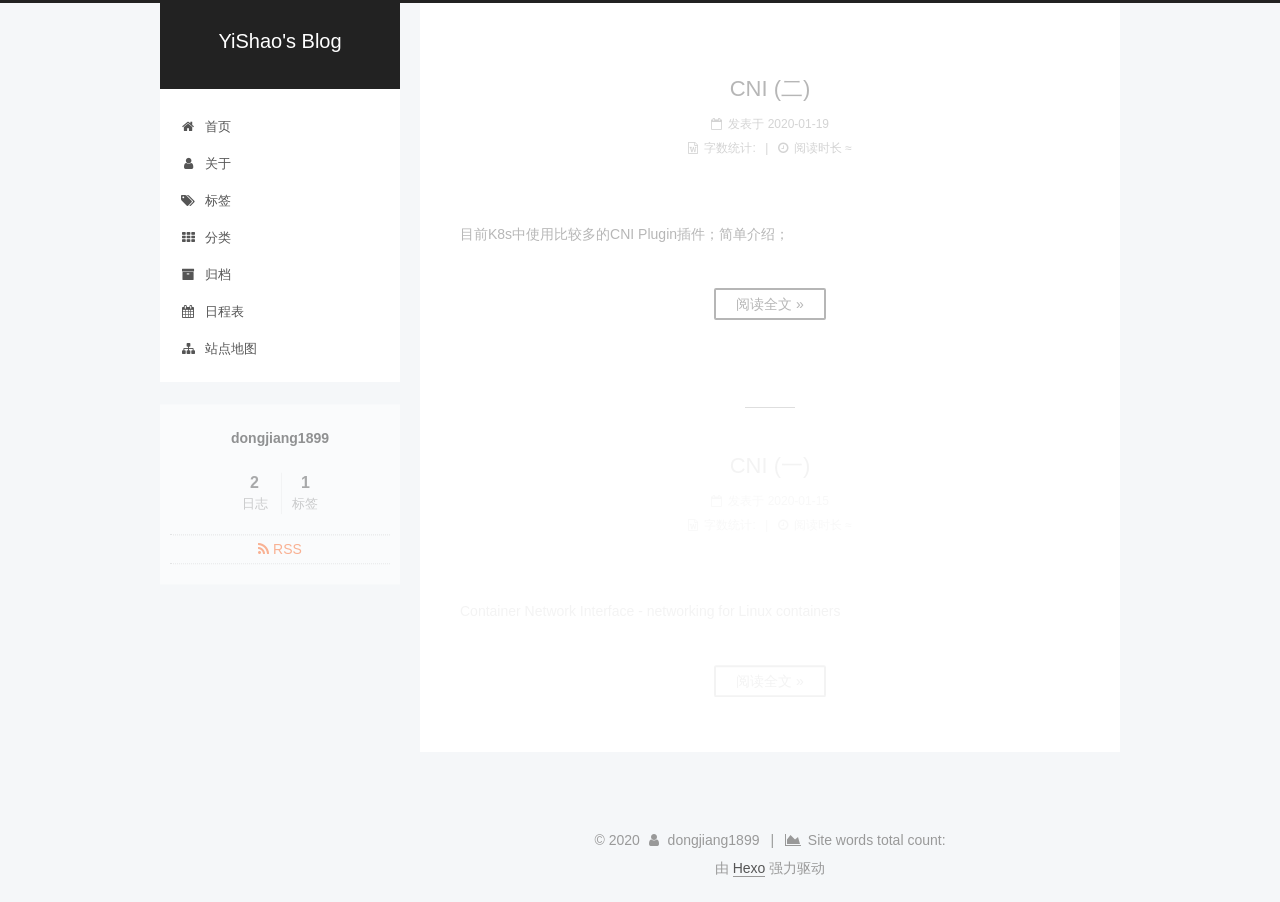
<file: index.html>
<!DOCTYPE html>



  


<html class="theme-next pisces use-motion" lang="zh-Hans">
<head>
  <meta charset="UTF-8"/>
<meta http-equiv="X-UA-Compatible" content="IE=edge" />
<meta name="viewport" content="width=device-width, initial-scale=1, maximum-scale=1"/>
<meta name="theme-color" content="#222">









<meta http-equiv="Cache-Control" content="no-transform" />
<meta http-equiv="Cache-Control" content="no-siteapp" />
















  
  
  <link href="/lib/fancybox/source/jquery.fancybox.css?v=2.1.5" rel="stylesheet" type="text/css" />







<link href="/lib/font-awesome/css/font-awesome.min.css?v=4.6.2" rel="stylesheet" type="text/css" />

<link href="/css/main.css?v=5.1.4" rel="stylesheet" type="text/css" />


  <link rel="apple-touch-icon" sizes="180x180" href="/images/apple-touch-icon-next.png?v=5.1.4">


  <link rel="icon" type="image/png" sizes="32x32" href="/images/favicon-32x32-next.png?v=5.1.4">


  <link rel="icon" type="image/png" sizes="16x16" href="/images/favicon-16x16-next.png?v=5.1.4">


  <link rel="mask-icon" href="/images/logo.svg?v=5.1.4" color="#222">





  <meta name="keywords" content="Hexo, NexT" />




  


  <link rel="alternate" href="/atom.xml" title="YiShao's Blog" type="application/atom+xml" />






<meta property="og:type" content="website">
<meta property="og:title" content="YiShao&#39;s Blog">
<meta property="og:url" content="https://dongjiang1989.github.io/index.html">
<meta property="og:site_name" content="YiShao&#39;s Blog">
<meta property="article:author" content="dongjiang1899">
<meta property="article:tag" content="Knative">
<meta property="article:tag" content=" Kubernetes">
<meta property="article:tag" content=" Service Mesh">
<meta property="article:tag" content=" CNI">
<meta property="article:tag" content=" OpenStack">
<meta name="twitter:card" content="summary">



<script type="text/javascript" id="hexo.configurations">
  var NexT = window.NexT || {};
  var CONFIG = {
    root: '/',
    scheme: 'Pisces',
    version: '5.1.4',
    sidebar: {"position":"left","display":"post","offset":12,"b2t":false,"scrollpercent":false,"onmobile":false},
    fancybox: true,
    tabs: true,
    motion: {"enable":true,"async":false,"transition":{"post_block":"fadeIn","post_header":"slideDownIn","post_body":"slideDownIn","coll_header":"slideLeftIn","sidebar":"slideUpIn"}},
    duoshuo: {
      userId: '0',
      author: '博主'
    },
    algolia: {
      applicationID: '',
      apiKey: '',
      indexName: '',
      hits: {"per_page":10},
      labels: {"input_placeholder":"Search for Posts","hits_empty":"We didn't find any results for the search: ${query}","hits_stats":"${hits} results found in ${time} ms"}
    }
  };
</script>



  <link rel="canonical" href="https://dongjiang1989.github.io/"/>





  <title>YiShao's Blog</title>
  





  <script type="text/javascript">
    var _hmt = _hmt || [];
    (function() {
      var hm = document.createElement("script");
      hm.src = "https://hm.baidu.com/hm.js?27933c7453faaa78b496adb9ea986427";
      var s = document.getElementsByTagName("script")[0];
      s.parentNode.insertBefore(hm, s);
    })();
  </script>




<meta name="generator" content="Hexo 4.2.0"></head>

<body itemscope itemtype="http://schema.org/WebPage" lang="zh-Hans">

  
  
    
  

  <div class="container sidebar-position-left 
  page-home">
    <div class="headband"></div>

    <header id="header" class="header" itemscope itemtype="http://schema.org/WPHeader">
      <div class="header-inner"><div class="site-brand-wrapper">
  <div class="site-meta ">
    

    <div class="custom-logo-site-title">
      <a href="/"  class="brand" rel="start">
        <span class="logo-line-before"><i></i></span>
        <span class="site-title">YiShao's Blog</span>
        <span class="logo-line-after"><i></i></span>
      </a>
    </div>
      
        <p class="site-subtitle"></p>
      
  </div>

  <div class="site-nav-toggle">
    <button>
      <span class="btn-bar"></span>
      <span class="btn-bar"></span>
      <span class="btn-bar"></span>
    </button>
  </div>
</div>

<nav class="site-nav">
  

  
    <ul id="menu" class="menu">
      
        
        <li class="menu-item menu-item-home">
          <a href="/" rel="section">
            
              <i class="menu-item-icon fa fa-fw fa-home"></i> <br />
            
            首页
          </a>
        </li>
      
        
        <li class="menu-item menu-item-about">
          <a href="/about/" rel="section">
            
              <i class="menu-item-icon fa fa-fw fa-user"></i> <br />
            
            关于
          </a>
        </li>
      
        
        <li class="menu-item menu-item-tags">
          <a href="/tags/" rel="section">
            
              <i class="menu-item-icon fa fa-fw fa-tags"></i> <br />
            
            标签
          </a>
        </li>
      
        
        <li class="menu-item menu-item-categories">
          <a href="/categories/" rel="section">
            
              <i class="menu-item-icon fa fa-fw fa-th"></i> <br />
            
            分类
          </a>
        </li>
      
        
        <li class="menu-item menu-item-archives">
          <a href="/archives/" rel="section">
            
              <i class="menu-item-icon fa fa-fw fa-archive"></i> <br />
            
            归档
          </a>
        </li>
      
        
        <li class="menu-item menu-item-schedule">
          <a href="/schedule/" rel="section">
            
              <i class="menu-item-icon fa fa-fw fa-calendar"></i> <br />
            
            日程表
          </a>
        </li>
      
        
        <li class="menu-item menu-item-sitemap">
          <a href="/sitemap.xml" rel="section">
            
              <i class="menu-item-icon fa fa-fw fa-sitemap"></i> <br />
            
            站点地图
          </a>
        </li>
      

      
    </ul>
  

  
</nav>



 </div>
    </header>

    <main id="main" class="main">
      <div class="main-inner">
        <div class="content-wrap">
          <div id="content" class="content">
            
  <section id="posts" class="posts-expand">
    
      

  

  
  
  

  <article class="post post-type-normal" itemscope itemtype="http://schema.org/Article">
  
  
  
  <div class="post-block">
    <link itemprop="mainEntityOfPage" href="https://dongjiang1989.github.io/2020/01/19/CNI2/">

    <span hidden itemprop="author" itemscope itemtype="http://schema.org/Person">
      <meta itemprop="name" content="dongjiang1899">
      <meta itemprop="description" content="">
      <meta itemprop="image" content="/images/avatar.gif">
    </span>

    <span hidden itemprop="publisher" itemscope itemtype="http://schema.org/Organization">
      <meta itemprop="name" content="YiShao's Blog">
    </span>

    
      <header class="post-header">

        
        
          <h1 class="post-title" itemprop="name headline">
                
                <a class="post-title-link" href="/2020/01/19/CNI2/" itemprop="url">CNI (二)</a></h1>
        

        <div class="post-meta">
          <span class="post-time">
            
              <span class="post-meta-item-icon">
                <i class="fa fa-calendar-o"></i>
              </span>
              
                <span class="post-meta-item-text">发表于</span>
              
              <time title="创建于" itemprop="dateCreated datePublished" datetime="2020-01-19T14:59:21+08:00">
                2020-01-19
              </time>
            

            

            
          </span>

          

          
            
          

          
          

          

          
            <div class="post-wordcount">
              
                
                <span class="post-meta-item-icon">
                  <i class="fa fa-file-word-o"></i>
                </span>
                
                  <span class="post-meta-item-text">字数统计&#58;</span>
                
                <span title="字数统计">
                  
                </span>
              

              
                <span class="post-meta-divider">|</span>
              

              
                <span class="post-meta-item-icon">
                  <i class="fa fa-clock-o"></i>
                </span>
                
                  <span class="post-meta-item-text">阅读时长 &asymp;</span>
                
                <span title="阅读时长">
                  
                </span>
              
            </div>
          

          

        </div>
      </header>
    

    
    
    
    <div class="post-body" itemprop="articleBody">

      
      

      
        
          目前K8s中使用比较多的CNI Plugin插件；简单介绍；
          <!--noindex-->
          <div class="post-button text-center">
            <a class="btn" href="/2020/01/19/CNI2/">
              阅读全文 &raquo;
            </a>
          </div>
          <!--/noindex-->
        
      
    </div>
    
    
    

    

    

    

    <footer class="post-footer">
      

      

      

      
      
        <div class="post-eof"></div>
      
    </footer>
  </div>
  
  
  
  </article>


    
      

  

  
  
  

  <article class="post post-type-normal" itemscope itemtype="http://schema.org/Article">
  
  
  
  <div class="post-block">
    <link itemprop="mainEntityOfPage" href="https://dongjiang1989.github.io/2020/01/15/CNI1/">

    <span hidden itemprop="author" itemscope itemtype="http://schema.org/Person">
      <meta itemprop="name" content="dongjiang1899">
      <meta itemprop="description" content="">
      <meta itemprop="image" content="/images/avatar.gif">
    </span>

    <span hidden itemprop="publisher" itemscope itemtype="http://schema.org/Organization">
      <meta itemprop="name" content="YiShao's Blog">
    </span>

    
      <header class="post-header">

        
        
          <h1 class="post-title" itemprop="name headline">
                
                <a class="post-title-link" href="/2020/01/15/CNI1/" itemprop="url">CNI (一)</a></h1>
        

        <div class="post-meta">
          <span class="post-time">
            
              <span class="post-meta-item-icon">
                <i class="fa fa-calendar-o"></i>
              </span>
              
                <span class="post-meta-item-text">发表于</span>
              
              <time title="创建于" itemprop="dateCreated datePublished" datetime="2020-01-15T10:45:57+08:00">
                2020-01-15
              </time>
            

            

            
          </span>

          

          
            
          

          
          

          

          
            <div class="post-wordcount">
              
                
                <span class="post-meta-item-icon">
                  <i class="fa fa-file-word-o"></i>
                </span>
                
                  <span class="post-meta-item-text">字数统计&#58;</span>
                
                <span title="字数统计">
                  
                </span>
              

              
                <span class="post-meta-divider">|</span>
              

              
                <span class="post-meta-item-icon">
                  <i class="fa fa-clock-o"></i>
                </span>
                
                  <span class="post-meta-item-text">阅读时长 &asymp;</span>
                
                <span title="阅读时长">
                  
                </span>
              
            </div>
          

          

        </div>
      </header>
    

    
    
    
    <div class="post-body" itemprop="articleBody">

      
      

      
        
          Container Network Interface - networking for Linux containers
          <!--noindex-->
          <div class="post-button text-center">
            <a class="btn" href="/2020/01/15/CNI1/">
              阅读全文 &raquo;
            </a>
          </div>
          <!--/noindex-->
        
      
    </div>
    
    
    

    

    

    

    <footer class="post-footer">
      

      

      

      
      
        <div class="post-eof"></div>
      
    </footer>
  </div>
  
  
  
  </article>


    
  </section>

  


          </div>
          


          

        </div>
        
          
  
  <div class="sidebar-toggle">
    <div class="sidebar-toggle-line-wrap">
      <span class="sidebar-toggle-line sidebar-toggle-line-first"></span>
      <span class="sidebar-toggle-line sidebar-toggle-line-middle"></span>
      <span class="sidebar-toggle-line sidebar-toggle-line-last"></span>
    </div>
  </div>

  <aside id="sidebar" class="sidebar">
    
    <div class="sidebar-inner">

      

      

      <section class="site-overview-wrap sidebar-panel sidebar-panel-active">
        <div class="site-overview">
          <div class="site-author motion-element" itemprop="author" itemscope itemtype="http://schema.org/Person">
            
              <p class="site-author-name" itemprop="name">dongjiang1899</p>
              <p class="site-description motion-element" itemprop="description"></p>
          </div>

          <nav class="site-state motion-element">

            
              <div class="site-state-item site-state-posts">
              
                <a href="/archives/%7C%7C%20archive">
              
                  <span class="site-state-item-count">2</span>
                  <span class="site-state-item-name">日志</span>
                </a>
              </div>
            

            

            
              
              
              <div class="site-state-item site-state-tags">
                
                  <span class="site-state-item-count">1</span>
                  <span class="site-state-item-name">标签</span>
                
              </div>
            

          </nav>

          
            <div class="feed-link motion-element">
              <a href="/atom.xml" rel="alternate">
                <i class="fa fa-rss"></i>
                RSS
              </a>
            </div>
          

          

          
          

          
          

          

        </div>
      </section>

      

      

    </div>
  </aside>


        
      </div>
    </main>

    <footer id="footer" class="footer">
      <div class="footer-inner">
        <div class="copyright">&copy; <span itemprop="copyrightYear">2020</span>
  <span class="with-love">
    <i class="fa fa-user"></i>
  </span>
  <span class="author" itemprop="copyrightHolder">dongjiang1899</span>

  
    <span class="post-meta-divider">|</span>
    <span class="post-meta-item-icon">
      <i class="fa fa-area-chart"></i>
    </span>
    
      <span class="post-meta-item-text">Site words total count&#58;</span>
    
    <span title="Site words total count"></span>
  
</div>


  <div class="powered-by">由 <a class="theme-link" target="_blank" href="https://hexo.io">Hexo</a> 强力驱动</div>








        







        
      </div>
    </footer>

    
      <div class="back-to-top">
        <i class="fa fa-arrow-up"></i>
        
      </div>
    

    

  </div>

  

<script type="text/javascript">
  if (Object.prototype.toString.call(window.Promise) !== '[object Function]') {
    window.Promise = null;
  }
</script>









  












  
  
    <script type="text/javascript" src="/lib/jquery/index.js?v=2.1.3"></script>
  

  
  
    <script type="text/javascript" src="/lib/fastclick/lib/fastclick.min.js?v=1.0.6"></script>
  

  
  
    <script type="text/javascript" src="/lib/jquery_lazyload/jquery.lazyload.js?v=1.9.7"></script>
  

  
  
    <script type="text/javascript" src="/lib/velocity/velocity.min.js?v=1.2.1"></script>
  

  
  
    <script type="text/javascript" src="/lib/velocity/velocity.ui.min.js?v=1.2.1"></script>
  

  
  
    <script type="text/javascript" src="/lib/fancybox/source/jquery.fancybox.pack.js?v=2.1.5"></script>
  


  


  <script type="text/javascript" src="/js/src/utils.js?v=5.1.4"></script>

  <script type="text/javascript" src="/js/src/motion.js?v=5.1.4"></script>



  
  


  <script type="text/javascript" src="/js/src/affix.js?v=5.1.4"></script>

  <script type="text/javascript" src="/js/src/schemes/pisces.js?v=5.1.4"></script>



  

  


  <script type="text/javascript" src="/js/src/bootstrap.js?v=5.1.4"></script>



  


  




	





  





  












  





  

  

  

  
  

  

  

  

</body>
</html>
</file>
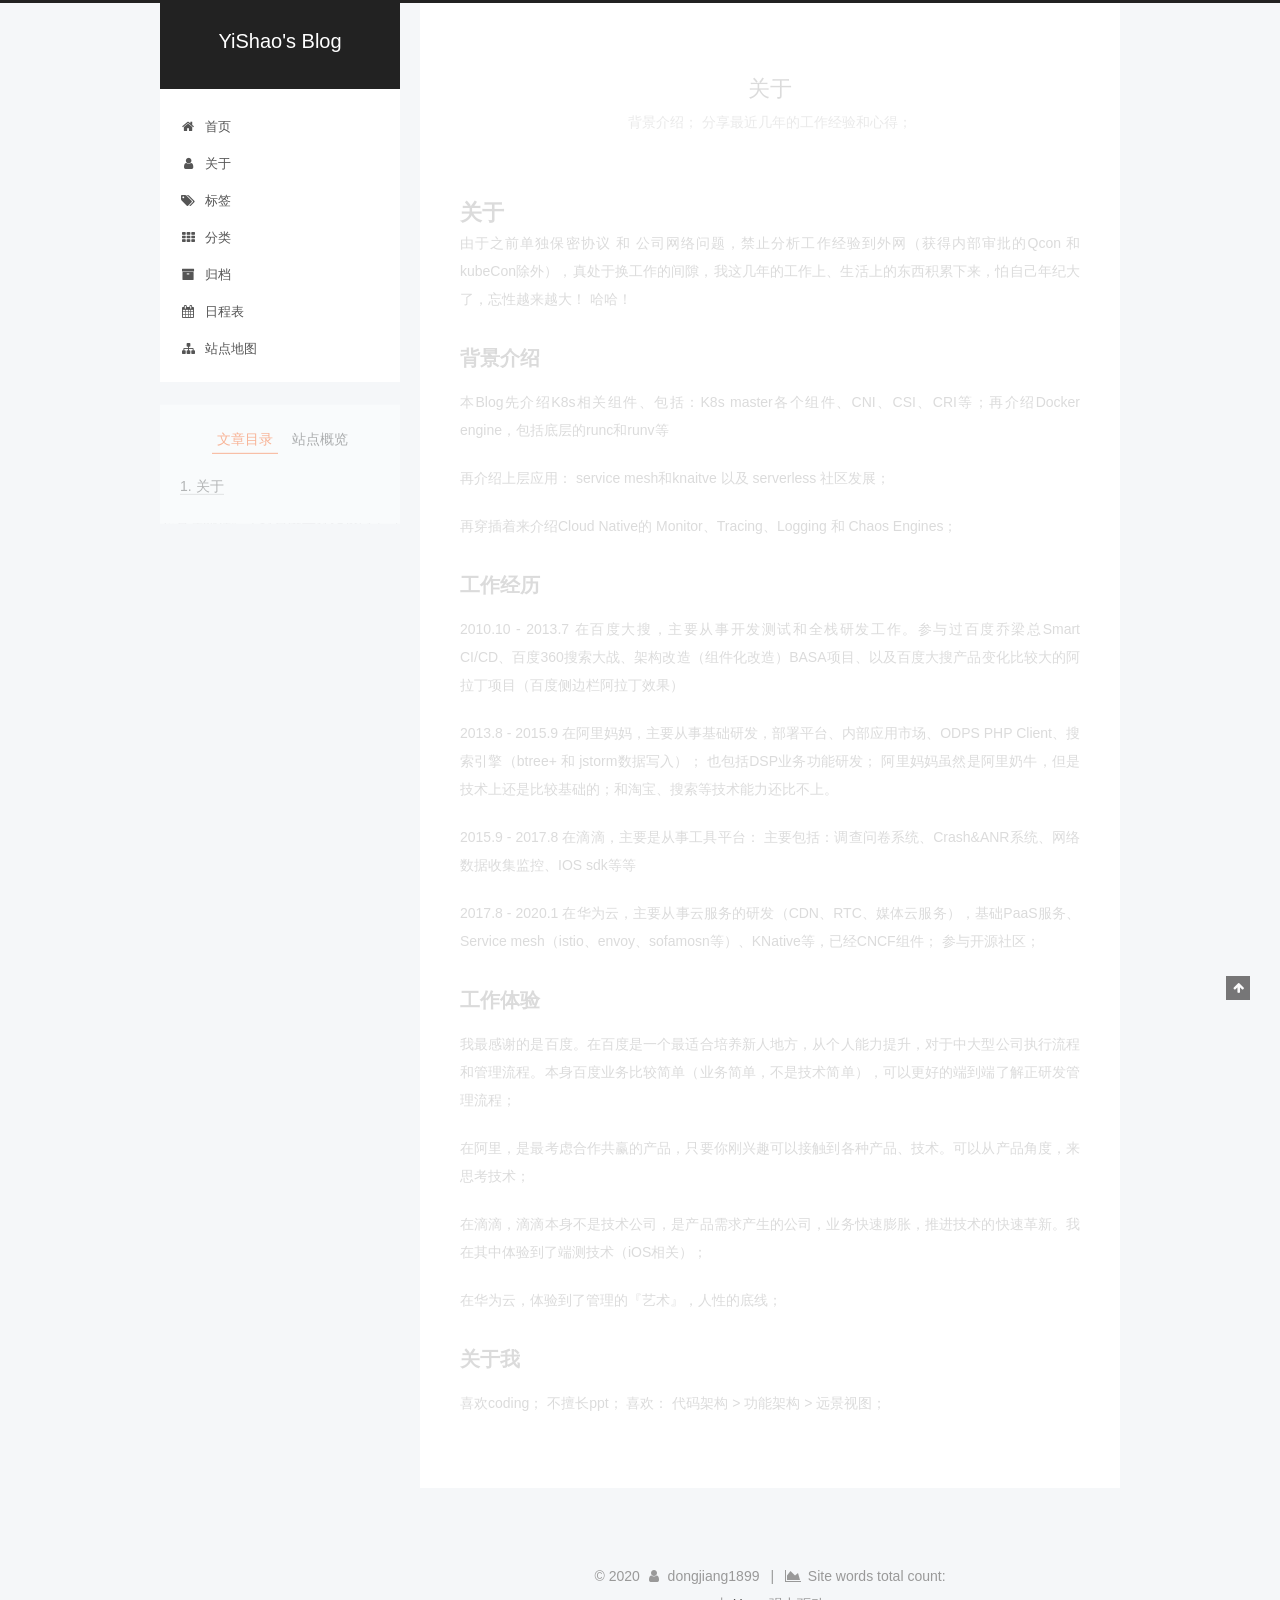
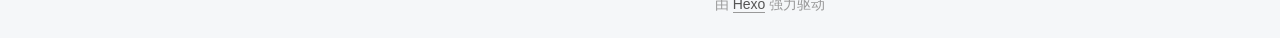
<file: about/index.html>
<!DOCTYPE html>



  


<html class="theme-next pisces use-motion" lang="zh-Hans">
<head>
  <meta charset="UTF-8"/>
<meta http-equiv="X-UA-Compatible" content="IE=edge" />
<meta name="viewport" content="width=device-width, initial-scale=1, maximum-scale=1"/>
<meta name="theme-color" content="#222">









<meta http-equiv="Cache-Control" content="no-transform" />
<meta http-equiv="Cache-Control" content="no-siteapp" />
















  
  
  <link href="/lib/fancybox/source/jquery.fancybox.css?v=2.1.5" rel="stylesheet" type="text/css" />







<link href="/lib/font-awesome/css/font-awesome.min.css?v=4.6.2" rel="stylesheet" type="text/css" />

<link href="/css/main.css?v=5.1.4" rel="stylesheet" type="text/css" />


  <link rel="apple-touch-icon" sizes="180x180" href="/images/apple-touch-icon-next.png?v=5.1.4">


  <link rel="icon" type="image/png" sizes="32x32" href="/images/favicon-32x32-next.png?v=5.1.4">


  <link rel="icon" type="image/png" sizes="16x16" href="/images/favicon-16x16-next.png?v=5.1.4">


  <link rel="mask-icon" href="/images/logo.svg?v=5.1.4" color="#222">





  <meta name="keywords" content="Hexo, NexT" />




  


  <link rel="alternate" href="/atom.xml" title="YiShao's Blog" type="application/atom+xml" />






<meta name="description" content="背景介绍； 分享最近几年的工作经验和心得；">
<meta property="og:type" content="website">
<meta property="og:title" content="关于">
<meta property="og:url" content="https://dongjiang1989.github.io/about/index.html">
<meta property="og:site_name" content="YiShao&#39;s Blog">
<meta property="og:description" content="背景介绍； 分享最近几年的工作经验和心得；">
<meta property="article:published_time" content="2020-01-14T02:00:18.000Z">
<meta property="article:modified_time" content="2020-01-20T08:55:20.592Z">
<meta property="article:author" content="dongjiang1899">
<meta property="article:tag" content="Knative">
<meta property="article:tag" content=" Kubernetes">
<meta property="article:tag" content=" Service Mesh">
<meta property="article:tag" content=" CNI">
<meta property="article:tag" content=" OpenStack">
<meta name="twitter:card" content="summary">



<script type="text/javascript" id="hexo.configurations">
  var NexT = window.NexT || {};
  var CONFIG = {
    root: '/',
    scheme: 'Pisces',
    version: '5.1.4',
    sidebar: {"position":"left","display":"post","offset":12,"b2t":false,"scrollpercent":false,"onmobile":false},
    fancybox: true,
    tabs: true,
    motion: {"enable":true,"async":false,"transition":{"post_block":"fadeIn","post_header":"slideDownIn","post_body":"slideDownIn","coll_header":"slideLeftIn","sidebar":"slideUpIn"}},
    duoshuo: {
      userId: '0',
      author: '博主'
    },
    algolia: {
      applicationID: '',
      apiKey: '',
      indexName: '',
      hits: {"per_page":10},
      labels: {"input_placeholder":"Search for Posts","hits_empty":"We didn't find any results for the search: ${query}","hits_stats":"${hits} results found in ${time} ms"}
    }
  };
</script>



  <link rel="canonical" href="https://dongjiang1989.github.io/about/"/>





  <title>关于 | YiShao's Blog</title>
  





  <script type="text/javascript">
    var _hmt = _hmt || [];
    (function() {
      var hm = document.createElement("script");
      hm.src = "https://hm.baidu.com/hm.js?27933c7453faaa78b496adb9ea986427";
      var s = document.getElementsByTagName("script")[0];
      s.parentNode.insertBefore(hm, s);
    })();
  </script>




<meta name="generator" content="Hexo 4.2.0"></head>

<body itemscope itemtype="http://schema.org/WebPage" lang="zh-Hans">

  
  
    
  

  <div class="container sidebar-position-left page-post-detail">
    <div class="headband"></div>

    <header id="header" class="header" itemscope itemtype="http://schema.org/WPHeader">
      <div class="header-inner"><div class="site-brand-wrapper">
  <div class="site-meta ">
    

    <div class="custom-logo-site-title">
      <a href="/"  class="brand" rel="start">
        <span class="logo-line-before"><i></i></span>
        <span class="site-title">YiShao's Blog</span>
        <span class="logo-line-after"><i></i></span>
      </a>
    </div>
      
        <p class="site-subtitle"></p>
      
  </div>

  <div class="site-nav-toggle">
    <button>
      <span class="btn-bar"></span>
      <span class="btn-bar"></span>
      <span class="btn-bar"></span>
    </button>
  </div>
</div>

<nav class="site-nav">
  

  
    <ul id="menu" class="menu">
      
        
        <li class="menu-item menu-item-home">
          <a href="/" rel="section">
            
              <i class="menu-item-icon fa fa-fw fa-home"></i> <br />
            
            首页
          </a>
        </li>
      
        
        <li class="menu-item menu-item-about">
          <a href="/about/" rel="section">
            
              <i class="menu-item-icon fa fa-fw fa-user"></i> <br />
            
            关于
          </a>
        </li>
      
        
        <li class="menu-item menu-item-tags">
          <a href="/tags/" rel="section">
            
              <i class="menu-item-icon fa fa-fw fa-tags"></i> <br />
            
            标签
          </a>
        </li>
      
        
        <li class="menu-item menu-item-categories">
          <a href="/categories/" rel="section">
            
              <i class="menu-item-icon fa fa-fw fa-th"></i> <br />
            
            分类
          </a>
        </li>
      
        
        <li class="menu-item menu-item-archives">
          <a href="/archives/" rel="section">
            
              <i class="menu-item-icon fa fa-fw fa-archive"></i> <br />
            
            归档
          </a>
        </li>
      
        
        <li class="menu-item menu-item-schedule">
          <a href="/schedule/" rel="section">
            
              <i class="menu-item-icon fa fa-fw fa-calendar"></i> <br />
            
            日程表
          </a>
        </li>
      
        
        <li class="menu-item menu-item-sitemap">
          <a href="/sitemap.xml" rel="section">
            
              <i class="menu-item-icon fa fa-fw fa-sitemap"></i> <br />
            
            站点地图
          </a>
        </li>
      

      
    </ul>
  

  
</nav>



 </div>
    </header>

    <main id="main" class="main">
      <div class="main-inner">
        <div class="content-wrap">
          <div id="content" class="content">
            

  <div id="posts" class="posts-expand">
    
    
    
    <div class="post-block page">
      <header class="post-header">

	<h1 class="post-title" itemprop="name headline">关于</h1>


	<div class="post-meta">
		<div class="post-description">背景介绍； 分享最近几年的工作经验和心得；</div>
	</div>


</header>

      
      
      
      <div class="post-body">
        
        
          <h1 id="关于"><a href="#关于" class="headerlink" title="关于"></a>关于</h1><p>由于之前单独保密协议 和 公司网络问题，禁止分析工作经验到外网（获得内部审批的Qcon 和 kubeCon除外），真处于换工作的间隙，我这几年的工作上、生活上的东西积累下来，怕自己年纪大了，忘性越来越大！ 哈哈！</p>
<h2 id="背景介绍"><a href="#背景介绍" class="headerlink" title="背景介绍"></a>背景介绍</h2><p>本Blog先介绍K8s相关组件、包括：K8s master各个组件、CNI、CSI、CRI等；再介绍Docker engine，包括底层的runc和runv等</p>
<p>再介绍上层应用： service mesh和knaitve 以及 serverless 社区发展；</p>
<p>再穿插着来介绍Cloud Native的 Monitor、Tracing、Logging 和 Chaos Engines；</p>
<h2 id="工作经历"><a href="#工作经历" class="headerlink" title="工作经历"></a>工作经历</h2><p>2010.10 - 2013.7 在百度大搜，主要从事开发测试和全栈研发工作。参与过百度乔梁总Smart CI/CD、百度360搜索大战、架构改造（组件化改造）BASA项目、以及百度大搜产品变化比较大的阿拉丁项目（百度侧边栏阿拉丁效果）</p>
<p>2013.8 - 2015.9 在阿里妈妈，主要从事基础研发，部署平台、内部应用市场、ODPS PHP Client、搜索引擎（btree+ 和 jstorm数据写入）； 也包括DSP业务功能研发； 阿里妈妈虽然是阿里奶牛，但是技术上还是比较基础的；和淘宝、搜索等技术能力还比不上。</p>
<p>2015.9 - 2017.8 在滴滴，主要是从事工具平台： 主要包括：调查问卷系统、Crash&amp;ANR系统、网络数据收集监控、IOS sdk等等</p>
<p>2017.8 - 2020.1 在华为云，主要从事云服务的研发（CDN、RTC、媒体云服务），基础PaaS服务、Service mesh（istio、envoy、sofamosn等）、KNative等，已经CNCF组件； 参与开源社区；</p>
<h2 id="工作体验"><a href="#工作体验" class="headerlink" title="工作体验"></a>工作体验</h2><p>我最感谢的是百度。在百度是一个最适合培养新人地方，从个人能力提升，对于中大型公司执行流程和管理流程。本身百度业务比较简单（业务简单，不是技术简单），可以更好的端到端了解正研发管理流程；</p>
<p>在阿里，是最考虑合作共赢的产品，只要你刚兴趣可以接触到各种产品、技术。可以从产品角度，来思考技术；</p>
<p>在滴滴，滴滴本身不是技术公司，是产品需求产生的公司，业务快速膨胀，推进技术的快速革新。我在其中体验到了端测技术（iOS相关）；</p>
<p>在华为云，体验到了管理的『艺术』，人性的底线；</p>
<h2 id="关于我"><a href="#关于我" class="headerlink" title="关于我"></a>关于我</h2><p>喜欢coding； 不擅长ppt； 喜欢： 代码架构 &gt; 功能架构 &gt; 远景视图；</p>

        
      </div>
      
      
      
    </div>
    
    
    
  </div>


          </div>
          


          

  



        </div>
        
          
  
  <div class="sidebar-toggle">
    <div class="sidebar-toggle-line-wrap">
      <span class="sidebar-toggle-line sidebar-toggle-line-first"></span>
      <span class="sidebar-toggle-line sidebar-toggle-line-middle"></span>
      <span class="sidebar-toggle-line sidebar-toggle-line-last"></span>
    </div>
  </div>

  <aside id="sidebar" class="sidebar">
    
    <div class="sidebar-inner">

      

      
        <ul class="sidebar-nav motion-element">
          <li class="sidebar-nav-toc sidebar-nav-active" data-target="post-toc-wrap">
            文章目录
          </li>
          <li class="sidebar-nav-overview" data-target="site-overview-wrap">
            站点概览
          </li>
        </ul>
      

      <section class="site-overview-wrap sidebar-panel">
        <div class="site-overview">
          <div class="site-author motion-element" itemprop="author" itemscope itemtype="http://schema.org/Person">
            
              <p class="site-author-name" itemprop="name">dongjiang1899</p>
              <p class="site-description motion-element" itemprop="description"></p>
          </div>

          <nav class="site-state motion-element">

            
              <div class="site-state-item site-state-posts">
              
                <a href="/archives/%7C%7C%20archive">
              
                  <span class="site-state-item-count">2</span>
                  <span class="site-state-item-name">日志</span>
                </a>
              </div>
            

            

            
              
              
              <div class="site-state-item site-state-tags">
                
                  <span class="site-state-item-count">1</span>
                  <span class="site-state-item-name">标签</span>
                
              </div>
            

          </nav>

          
            <div class="feed-link motion-element">
              <a href="/atom.xml" rel="alternate">
                <i class="fa fa-rss"></i>
                RSS
              </a>
            </div>
          

          

          
          

          
          

          

        </div>
      </section>

      
      <!--noindex-->
        <section class="post-toc-wrap motion-element sidebar-panel sidebar-panel-active">
          <div class="post-toc">

            
              
            

            
              <div class="post-toc-content"><ol class="nav"><li class="nav-item nav-level-1"><a class="nav-link" href="#关于"><span class="nav-number">1.</span> <span class="nav-text">关于</span></a><ol class="nav-child"><li class="nav-item nav-level-2"><a class="nav-link" href="#背景介绍"><span class="nav-number">1.1.</span> <span class="nav-text">背景介绍</span></a></li><li class="nav-item nav-level-2"><a class="nav-link" href="#工作经历"><span class="nav-number">1.2.</span> <span class="nav-text">工作经历</span></a></li><li class="nav-item nav-level-2"><a class="nav-link" href="#工作体验"><span class="nav-number">1.3.</span> <span class="nav-text">工作体验</span></a></li><li class="nav-item nav-level-2"><a class="nav-link" href="#关于我"><span class="nav-number">1.4.</span> <span class="nav-text">关于我</span></a></li></ol></li></ol></div>
            

          </div>
        </section>
      <!--/noindex-->
      

      

    </div>
  </aside>


        
      </div>
    </main>

    <footer id="footer" class="footer">
      <div class="footer-inner">
        <div class="copyright">&copy; <span itemprop="copyrightYear">2020</span>
  <span class="with-love">
    <i class="fa fa-user"></i>
  </span>
  <span class="author" itemprop="copyrightHolder">dongjiang1899</span>

  
    <span class="post-meta-divider">|</span>
    <span class="post-meta-item-icon">
      <i class="fa fa-area-chart"></i>
    </span>
    
      <span class="post-meta-item-text">Site words total count&#58;</span>
    
    <span title="Site words total count"></span>
  
</div>


  <div class="powered-by">由 <a class="theme-link" target="_blank" href="https://hexo.io">Hexo</a> 强力驱动</div>








        







        
      </div>
    </footer>

    
      <div class="back-to-top">
        <i class="fa fa-arrow-up"></i>
        
      </div>
    

    

  </div>

  

<script type="text/javascript">
  if (Object.prototype.toString.call(window.Promise) !== '[object Function]') {
    window.Promise = null;
  }
</script>









  












  
  
    <script type="text/javascript" src="/lib/jquery/index.js?v=2.1.3"></script>
  

  
  
    <script type="text/javascript" src="/lib/fastclick/lib/fastclick.min.js?v=1.0.6"></script>
  

  
  
    <script type="text/javascript" src="/lib/jquery_lazyload/jquery.lazyload.js?v=1.9.7"></script>
  

  
  
    <script type="text/javascript" src="/lib/velocity/velocity.min.js?v=1.2.1"></script>
  

  
  
    <script type="text/javascript" src="/lib/velocity/velocity.ui.min.js?v=1.2.1"></script>
  

  
  
    <script type="text/javascript" src="/lib/fancybox/source/jquery.fancybox.pack.js?v=2.1.5"></script>
  


  


  <script type="text/javascript" src="/js/src/utils.js?v=5.1.4"></script>

  <script type="text/javascript" src="/js/src/motion.js?v=5.1.4"></script>



  
  


  <script type="text/javascript" src="/js/src/affix.js?v=5.1.4"></script>

  <script type="text/javascript" src="/js/src/schemes/pisces.js?v=5.1.4"></script>



  
  <script type="text/javascript" src="/js/src/scrollspy.js?v=5.1.4"></script>
<script type="text/javascript" src="/js/src/post-details.js?v=5.1.4"></script>



  


  <script type="text/javascript" src="/js/src/bootstrap.js?v=5.1.4"></script>



  


  




	





  





  












  





  

  

  

  
  

  

  

  

</body>
</html>
</file>
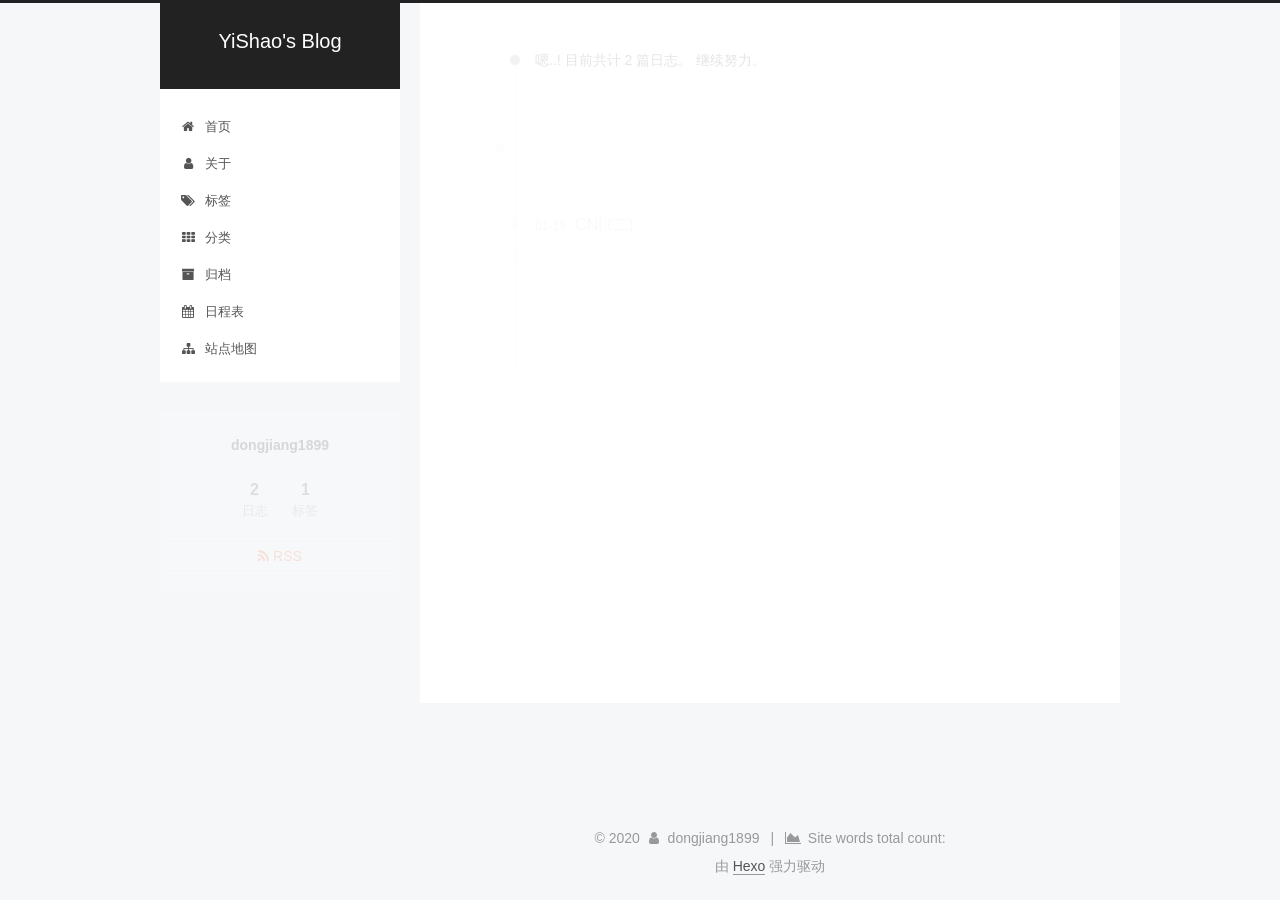
<file: archives/index.html>
<!DOCTYPE html>



  


<html class="theme-next pisces use-motion" lang="zh-Hans">
<head>
  <meta charset="UTF-8"/>
<meta http-equiv="X-UA-Compatible" content="IE=edge" />
<meta name="viewport" content="width=device-width, initial-scale=1, maximum-scale=1"/>
<meta name="theme-color" content="#222">









<meta http-equiv="Cache-Control" content="no-transform" />
<meta http-equiv="Cache-Control" content="no-siteapp" />
















  
  
  <link href="/lib/fancybox/source/jquery.fancybox.css?v=2.1.5" rel="stylesheet" type="text/css" />







<link href="/lib/font-awesome/css/font-awesome.min.css?v=4.6.2" rel="stylesheet" type="text/css" />

<link href="/css/main.css?v=5.1.4" rel="stylesheet" type="text/css" />


  <link rel="apple-touch-icon" sizes="180x180" href="/images/apple-touch-icon-next.png?v=5.1.4">


  <link rel="icon" type="image/png" sizes="32x32" href="/images/favicon-32x32-next.png?v=5.1.4">


  <link rel="icon" type="image/png" sizes="16x16" href="/images/favicon-16x16-next.png?v=5.1.4">


  <link rel="mask-icon" href="/images/logo.svg?v=5.1.4" color="#222">





  <meta name="keywords" content="Hexo, NexT" />




  


  <link rel="alternate" href="/atom.xml" title="YiShao's Blog" type="application/atom+xml" />






<meta property="og:type" content="website">
<meta property="og:title" content="YiShao&#39;s Blog">
<meta property="og:url" content="https://dongjiang1989.github.io/archives/index.html">
<meta property="og:site_name" content="YiShao&#39;s Blog">
<meta property="article:author" content="dongjiang1899">
<meta property="article:tag" content="Knative">
<meta property="article:tag" content=" Kubernetes">
<meta property="article:tag" content=" Service Mesh">
<meta property="article:tag" content=" CNI">
<meta property="article:tag" content=" OpenStack">
<meta name="twitter:card" content="summary">



<script type="text/javascript" id="hexo.configurations">
  var NexT = window.NexT || {};
  var CONFIG = {
    root: '/',
    scheme: 'Pisces',
    version: '5.1.4',
    sidebar: {"position":"left","display":"post","offset":12,"b2t":false,"scrollpercent":false,"onmobile":false},
    fancybox: true,
    tabs: true,
    motion: {"enable":true,"async":false,"transition":{"post_block":"fadeIn","post_header":"slideDownIn","post_body":"slideDownIn","coll_header":"slideLeftIn","sidebar":"slideUpIn"}},
    duoshuo: {
      userId: '0',
      author: '博主'
    },
    algolia: {
      applicationID: '',
      apiKey: '',
      indexName: '',
      hits: {"per_page":10},
      labels: {"input_placeholder":"Search for Posts","hits_empty":"We didn't find any results for the search: ${query}","hits_stats":"${hits} results found in ${time} ms"}
    }
  };
</script>



  <link rel="canonical" href="https://dongjiang1989.github.io/archives/"/>





  <title>归档 | YiShao's Blog</title>
  





  <script type="text/javascript">
    var _hmt = _hmt || [];
    (function() {
      var hm = document.createElement("script");
      hm.src = "https://hm.baidu.com/hm.js?27933c7453faaa78b496adb9ea986427";
      var s = document.getElementsByTagName("script")[0];
      s.parentNode.insertBefore(hm, s);
    })();
  </script>




<meta name="generator" content="Hexo 4.2.0"></head>

<body itemscope itemtype="http://schema.org/WebPage" lang="zh-Hans">

  
  
    
  

  <div class="container sidebar-position-left page-archive">
    <div class="headband"></div>

    <header id="header" class="header" itemscope itemtype="http://schema.org/WPHeader">
      <div class="header-inner"><div class="site-brand-wrapper">
  <div class="site-meta ">
    

    <div class="custom-logo-site-title">
      <a href="/"  class="brand" rel="start">
        <span class="logo-line-before"><i></i></span>
        <span class="site-title">YiShao's Blog</span>
        <span class="logo-line-after"><i></i></span>
      </a>
    </div>
      
        <p class="site-subtitle"></p>
      
  </div>

  <div class="site-nav-toggle">
    <button>
      <span class="btn-bar"></span>
      <span class="btn-bar"></span>
      <span class="btn-bar"></span>
    </button>
  </div>
</div>

<nav class="site-nav">
  

  
    <ul id="menu" class="menu">
      
        
        <li class="menu-item menu-item-home">
          <a href="/" rel="section">
            
              <i class="menu-item-icon fa fa-fw fa-home"></i> <br />
            
            首页
          </a>
        </li>
      
        
        <li class="menu-item menu-item-about">
          <a href="/about/" rel="section">
            
              <i class="menu-item-icon fa fa-fw fa-user"></i> <br />
            
            关于
          </a>
        </li>
      
        
        <li class="menu-item menu-item-tags">
          <a href="/tags/" rel="section">
            
              <i class="menu-item-icon fa fa-fw fa-tags"></i> <br />
            
            标签
          </a>
        </li>
      
        
        <li class="menu-item menu-item-categories">
          <a href="/categories/" rel="section">
            
              <i class="menu-item-icon fa fa-fw fa-th"></i> <br />
            
            分类
          </a>
        </li>
      
        
        <li class="menu-item menu-item-archives">
          <a href="/archives/" rel="section">
            
              <i class="menu-item-icon fa fa-fw fa-archive"></i> <br />
            
            归档
          </a>
        </li>
      
        
        <li class="menu-item menu-item-schedule">
          <a href="/schedule/" rel="section">
            
              <i class="menu-item-icon fa fa-fw fa-calendar"></i> <br />
            
            日程表
          </a>
        </li>
      
        
        <li class="menu-item menu-item-sitemap">
          <a href="/sitemap.xml" rel="section">
            
              <i class="menu-item-icon fa fa-fw fa-sitemap"></i> <br />
            
            站点地图
          </a>
        </li>
      

      
    </ul>
  

  
</nav>



 </div>
    </header>

    <main id="main" class="main">
      <div class="main-inner">
        <div class="content-wrap">
          <div id="content" class="content">
            

  
  
  
  <div class="post-block archive">
    <div id="posts" class="posts-collapse">
      <span class="archive-move-on"></span>

      <span class="archive-page-counter">
        
        
        
          
        
        嗯..! 目前共计 2 篇日志。 继续努力。
      </span>

      

        
        
        

        
          
          <div class="collection-title">
            <h1 class="archive-year" id="archive-year-2020">2020</h1>
          </div>
        
        

        

  <article class="post post-type-normal" itemscope itemtype="http://schema.org/Article">
    <header class="post-header">

      <h2 class="post-title">
        
            <a class="post-title-link" href="/2020/01/19/CNI2/" itemprop="url">
              
                <span itemprop="name">CNI (二)</span>
              
            </a>
        
      </h2>

      <div class="post-meta">
        <time class="post-time" itemprop="dateCreated"
              datetime="2020-01-19T14:59:21+08:00"
              content="2020-01-19" >
          01-19
        </time>
      </div>

    </header>
  </article>



      

        
        
        

        
        

        

  <article class="post post-type-normal" itemscope itemtype="http://schema.org/Article">
    <header class="post-header">

      <h2 class="post-title">
        
            <a class="post-title-link" href="/2020/01/15/CNI1/" itemprop="url">
              
                <span itemprop="name">CNI (一)</span>
              
            </a>
        
      </h2>

      <div class="post-meta">
        <time class="post-time" itemprop="dateCreated"
              datetime="2020-01-15T10:45:57+08:00"
              content="2020-01-15" >
          01-15
        </time>
      </div>

    </header>
  </article>



      

    </div>
  </div>
  
  
  

  



          </div>
          


          

        </div>
        
          
  
  <div class="sidebar-toggle">
    <div class="sidebar-toggle-line-wrap">
      <span class="sidebar-toggle-line sidebar-toggle-line-first"></span>
      <span class="sidebar-toggle-line sidebar-toggle-line-middle"></span>
      <span class="sidebar-toggle-line sidebar-toggle-line-last"></span>
    </div>
  </div>

  <aside id="sidebar" class="sidebar">
    
    <div class="sidebar-inner">

      

      

      <section class="site-overview-wrap sidebar-panel sidebar-panel-active">
        <div class="site-overview">
          <div class="site-author motion-element" itemprop="author" itemscope itemtype="http://schema.org/Person">
            
              <p class="site-author-name" itemprop="name">dongjiang1899</p>
              <p class="site-description motion-element" itemprop="description"></p>
          </div>

          <nav class="site-state motion-element">

            
              <div class="site-state-item site-state-posts">
              
                <a href="/archives/%7C%7C%20archive">
              
                  <span class="site-state-item-count">2</span>
                  <span class="site-state-item-name">日志</span>
                </a>
              </div>
            

            

            
              
              
              <div class="site-state-item site-state-tags">
                
                  <span class="site-state-item-count">1</span>
                  <span class="site-state-item-name">标签</span>
                
              </div>
            

          </nav>

          
            <div class="feed-link motion-element">
              <a href="/atom.xml" rel="alternate">
                <i class="fa fa-rss"></i>
                RSS
              </a>
            </div>
          

          

          
          

          
          

          

        </div>
      </section>

      

      

    </div>
  </aside>


        
      </div>
    </main>

    <footer id="footer" class="footer">
      <div class="footer-inner">
        <div class="copyright">&copy; <span itemprop="copyrightYear">2020</span>
  <span class="with-love">
    <i class="fa fa-user"></i>
  </span>
  <span class="author" itemprop="copyrightHolder">dongjiang1899</span>

  
    <span class="post-meta-divider">|</span>
    <span class="post-meta-item-icon">
      <i class="fa fa-area-chart"></i>
    </span>
    
      <span class="post-meta-item-text">Site words total count&#58;</span>
    
    <span title="Site words total count"></span>
  
</div>


  <div class="powered-by">由 <a class="theme-link" target="_blank" href="https://hexo.io">Hexo</a> 强力驱动</div>








        







        
      </div>
    </footer>

    
      <div class="back-to-top">
        <i class="fa fa-arrow-up"></i>
        
      </div>
    

    

  </div>

  

<script type="text/javascript">
  if (Object.prototype.toString.call(window.Promise) !== '[object Function]') {
    window.Promise = null;
  }
</script>









  












  
  
    <script type="text/javascript" src="/lib/jquery/index.js?v=2.1.3"></script>
  

  
  
    <script type="text/javascript" src="/lib/fastclick/lib/fastclick.min.js?v=1.0.6"></script>
  

  
  
    <script type="text/javascript" src="/lib/jquery_lazyload/jquery.lazyload.js?v=1.9.7"></script>
  

  
  
    <script type="text/javascript" src="/lib/velocity/velocity.min.js?v=1.2.1"></script>
  

  
  
    <script type="text/javascript" src="/lib/velocity/velocity.ui.min.js?v=1.2.1"></script>
  

  
  
    <script type="text/javascript" src="/lib/fancybox/source/jquery.fancybox.pack.js?v=2.1.5"></script>
  


  


  <script type="text/javascript" src="/js/src/utils.js?v=5.1.4"></script>

  <script type="text/javascript" src="/js/src/motion.js?v=5.1.4"></script>



  
  


  <script type="text/javascript" src="/js/src/affix.js?v=5.1.4"></script>

  <script type="text/javascript" src="/js/src/schemes/pisces.js?v=5.1.4"></script>



  

  


  <script type="text/javascript" src="/js/src/bootstrap.js?v=5.1.4"></script>



  


  




	





  





  












  





  

  

  

  
  

  

  

  

</body>
</html>
</file>
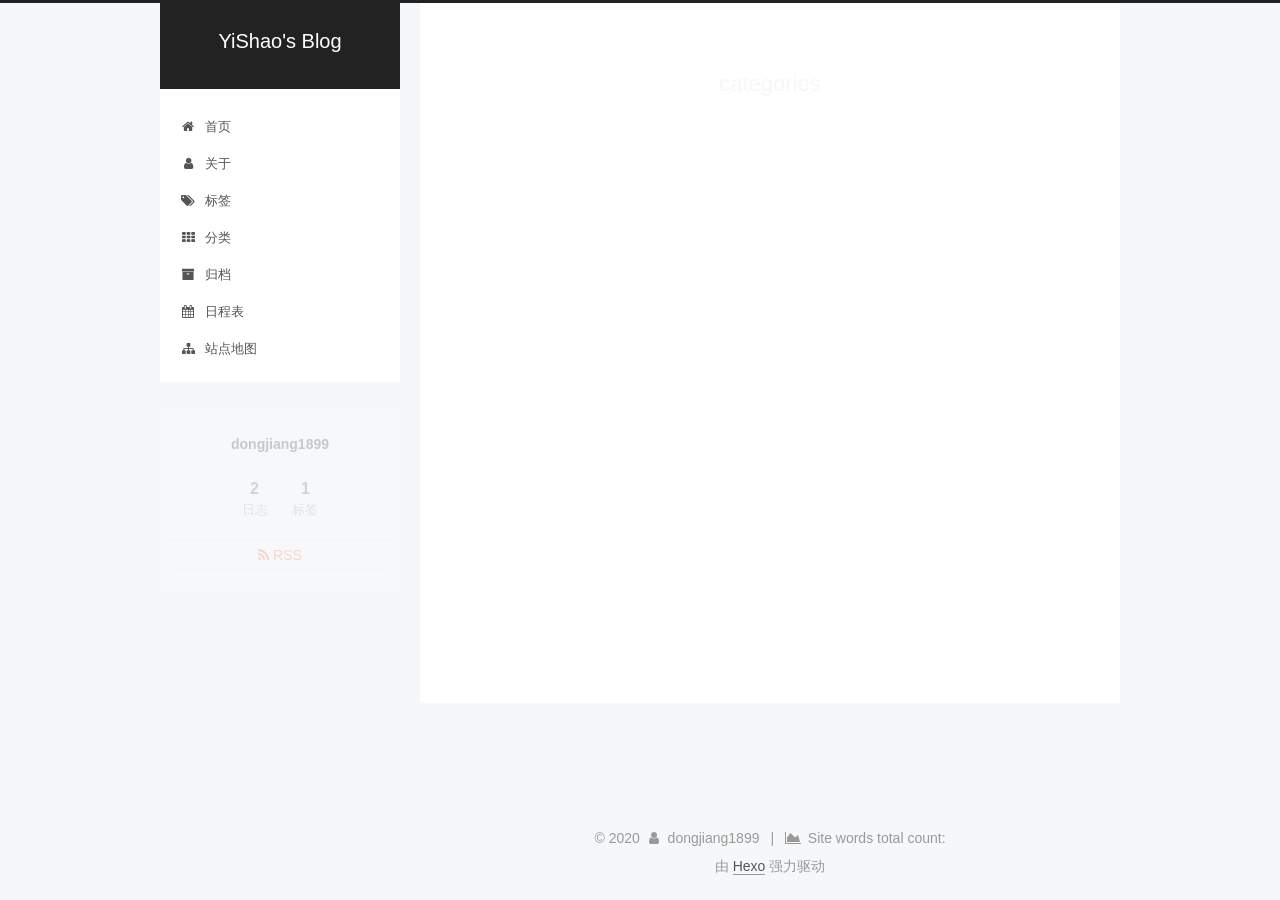
<file: categories/index.html>
<!DOCTYPE html>



  


<html class="theme-next pisces use-motion" lang="zh-Hans">
<head>
  <meta charset="UTF-8"/>
<meta http-equiv="X-UA-Compatible" content="IE=edge" />
<meta name="viewport" content="width=device-width, initial-scale=1, maximum-scale=1"/>
<meta name="theme-color" content="#222">









<meta http-equiv="Cache-Control" content="no-transform" />
<meta http-equiv="Cache-Control" content="no-siteapp" />
















  
  
  <link href="/lib/fancybox/source/jquery.fancybox.css?v=2.1.5" rel="stylesheet" type="text/css" />







<link href="/lib/font-awesome/css/font-awesome.min.css?v=4.6.2" rel="stylesheet" type="text/css" />

<link href="/css/main.css?v=5.1.4" rel="stylesheet" type="text/css" />


  <link rel="apple-touch-icon" sizes="180x180" href="/images/apple-touch-icon-next.png?v=5.1.4">


  <link rel="icon" type="image/png" sizes="32x32" href="/images/favicon-32x32-next.png?v=5.1.4">


  <link rel="icon" type="image/png" sizes="16x16" href="/images/favicon-16x16-next.png?v=5.1.4">


  <link rel="mask-icon" href="/images/logo.svg?v=5.1.4" color="#222">





  <meta name="keywords" content="Hexo, NexT" />




  


  <link rel="alternate" href="/atom.xml" title="YiShao's Blog" type="application/atom+xml" />






<meta property="og:type" content="website">
<meta property="og:title" content="categories">
<meta property="og:url" content="https://dongjiang1989.github.io/categories/index.html">
<meta property="og:site_name" content="YiShao&#39;s Blog">
<meta property="article:published_time" content="2020-01-11T02:37:58.000Z">
<meta property="article:modified_time" content="2020-01-11T02:37:58.194Z">
<meta property="article:author" content="dongjiang1899">
<meta property="article:tag" content="Knative">
<meta property="article:tag" content=" Kubernetes">
<meta property="article:tag" content=" Service Mesh">
<meta property="article:tag" content=" CNI">
<meta property="article:tag" content=" OpenStack">
<meta name="twitter:card" content="summary">



<script type="text/javascript" id="hexo.configurations">
  var NexT = window.NexT || {};
  var CONFIG = {
    root: '/',
    scheme: 'Pisces',
    version: '5.1.4',
    sidebar: {"position":"left","display":"post","offset":12,"b2t":false,"scrollpercent":false,"onmobile":false},
    fancybox: true,
    tabs: true,
    motion: {"enable":true,"async":false,"transition":{"post_block":"fadeIn","post_header":"slideDownIn","post_body":"slideDownIn","coll_header":"slideLeftIn","sidebar":"slideUpIn"}},
    duoshuo: {
      userId: '0',
      author: '博主'
    },
    algolia: {
      applicationID: '',
      apiKey: '',
      indexName: '',
      hits: {"per_page":10},
      labels: {"input_placeholder":"Search for Posts","hits_empty":"We didn't find any results for the search: ${query}","hits_stats":"${hits} results found in ${time} ms"}
    }
  };
</script>



  <link rel="canonical" href="https://dongjiang1989.github.io/categories/"/>





  <title>categories | YiShao's Blog</title>
  





  <script type="text/javascript">
    var _hmt = _hmt || [];
    (function() {
      var hm = document.createElement("script");
      hm.src = "https://hm.baidu.com/hm.js?27933c7453faaa78b496adb9ea986427";
      var s = document.getElementsByTagName("script")[0];
      s.parentNode.insertBefore(hm, s);
    })();
  </script>




<meta name="generator" content="Hexo 4.2.0"></head>

<body itemscope itemtype="http://schema.org/WebPage" lang="zh-Hans">

  
  
    
  

  <div class="container sidebar-position-left page-post-detail">
    <div class="headband"></div>

    <header id="header" class="header" itemscope itemtype="http://schema.org/WPHeader">
      <div class="header-inner"><div class="site-brand-wrapper">
  <div class="site-meta ">
    

    <div class="custom-logo-site-title">
      <a href="/"  class="brand" rel="start">
        <span class="logo-line-before"><i></i></span>
        <span class="site-title">YiShao's Blog</span>
        <span class="logo-line-after"><i></i></span>
      </a>
    </div>
      
        <p class="site-subtitle"></p>
      
  </div>

  <div class="site-nav-toggle">
    <button>
      <span class="btn-bar"></span>
      <span class="btn-bar"></span>
      <span class="btn-bar"></span>
    </button>
  </div>
</div>

<nav class="site-nav">
  

  
    <ul id="menu" class="menu">
      
        
        <li class="menu-item menu-item-home">
          <a href="/" rel="section">
            
              <i class="menu-item-icon fa fa-fw fa-home"></i> <br />
            
            首页
          </a>
        </li>
      
        
        <li class="menu-item menu-item-about">
          <a href="/about/" rel="section">
            
              <i class="menu-item-icon fa fa-fw fa-user"></i> <br />
            
            关于
          </a>
        </li>
      
        
        <li class="menu-item menu-item-tags">
          <a href="/tags/" rel="section">
            
              <i class="menu-item-icon fa fa-fw fa-tags"></i> <br />
            
            标签
          </a>
        </li>
      
        
        <li class="menu-item menu-item-categories">
          <a href="/categories/" rel="section">
            
              <i class="menu-item-icon fa fa-fw fa-th"></i> <br />
            
            分类
          </a>
        </li>
      
        
        <li class="menu-item menu-item-archives">
          <a href="/archives/" rel="section">
            
              <i class="menu-item-icon fa fa-fw fa-archive"></i> <br />
            
            归档
          </a>
        </li>
      
        
        <li class="menu-item menu-item-schedule">
          <a href="/schedule/" rel="section">
            
              <i class="menu-item-icon fa fa-fw fa-calendar"></i> <br />
            
            日程表
          </a>
        </li>
      
        
        <li class="menu-item menu-item-sitemap">
          <a href="/sitemap.xml" rel="section">
            
              <i class="menu-item-icon fa fa-fw fa-sitemap"></i> <br />
            
            站点地图
          </a>
        </li>
      

      
    </ul>
  

  
</nav>



 </div>
    </header>

    <main id="main" class="main">
      <div class="main-inner">
        <div class="content-wrap">
          <div id="content" class="content">
            

  <div id="posts" class="posts-expand">
    
    
    
    <div class="post-block page">
      <header class="post-header">

	<h1 class="post-title" itemprop="name headline">categories</h1>



</header>

      
      
      
      <div class="post-body">
        
        
          
        
      </div>
      
      
      
    </div>
    
    
    
  </div>


          </div>
          


          

  



        </div>
        
          
  
  <div class="sidebar-toggle">
    <div class="sidebar-toggle-line-wrap">
      <span class="sidebar-toggle-line sidebar-toggle-line-first"></span>
      <span class="sidebar-toggle-line sidebar-toggle-line-middle"></span>
      <span class="sidebar-toggle-line sidebar-toggle-line-last"></span>
    </div>
  </div>

  <aside id="sidebar" class="sidebar">
    
    <div class="sidebar-inner">

      

      

      <section class="site-overview-wrap sidebar-panel sidebar-panel-active">
        <div class="site-overview">
          <div class="site-author motion-element" itemprop="author" itemscope itemtype="http://schema.org/Person">
            
              <p class="site-author-name" itemprop="name">dongjiang1899</p>
              <p class="site-description motion-element" itemprop="description"></p>
          </div>

          <nav class="site-state motion-element">

            
              <div class="site-state-item site-state-posts">
              
                <a href="/archives/%7C%7C%20archive">
              
                  <span class="site-state-item-count">2</span>
                  <span class="site-state-item-name">日志</span>
                </a>
              </div>
            

            

            
              
              
              <div class="site-state-item site-state-tags">
                
                  <span class="site-state-item-count">1</span>
                  <span class="site-state-item-name">标签</span>
                
              </div>
            

          </nav>

          
            <div class="feed-link motion-element">
              <a href="/atom.xml" rel="alternate">
                <i class="fa fa-rss"></i>
                RSS
              </a>
            </div>
          

          

          
          

          
          

          

        </div>
      </section>

      

      

    </div>
  </aside>


        
      </div>
    </main>

    <footer id="footer" class="footer">
      <div class="footer-inner">
        <div class="copyright">&copy; <span itemprop="copyrightYear">2020</span>
  <span class="with-love">
    <i class="fa fa-user"></i>
  </span>
  <span class="author" itemprop="copyrightHolder">dongjiang1899</span>

  
    <span class="post-meta-divider">|</span>
    <span class="post-meta-item-icon">
      <i class="fa fa-area-chart"></i>
    </span>
    
      <span class="post-meta-item-text">Site words total count&#58;</span>
    
    <span title="Site words total count"></span>
  
</div>


  <div class="powered-by">由 <a class="theme-link" target="_blank" href="https://hexo.io">Hexo</a> 强力驱动</div>








        







        
      </div>
    </footer>

    
      <div class="back-to-top">
        <i class="fa fa-arrow-up"></i>
        
      </div>
    

    

  </div>

  

<script type="text/javascript">
  if (Object.prototype.toString.call(window.Promise) !== '[object Function]') {
    window.Promise = null;
  }
</script>









  












  
  
    <script type="text/javascript" src="/lib/jquery/index.js?v=2.1.3"></script>
  

  
  
    <script type="text/javascript" src="/lib/fastclick/lib/fastclick.min.js?v=1.0.6"></script>
  

  
  
    <script type="text/javascript" src="/lib/jquery_lazyload/jquery.lazyload.js?v=1.9.7"></script>
  

  
  
    <script type="text/javascript" src="/lib/velocity/velocity.min.js?v=1.2.1"></script>
  

  
  
    <script type="text/javascript" src="/lib/velocity/velocity.ui.min.js?v=1.2.1"></script>
  

  
  
    <script type="text/javascript" src="/lib/fancybox/source/jquery.fancybox.pack.js?v=2.1.5"></script>
  


  


  <script type="text/javascript" src="/js/src/utils.js?v=5.1.4"></script>

  <script type="text/javascript" src="/js/src/motion.js?v=5.1.4"></script>



  
  


  <script type="text/javascript" src="/js/src/affix.js?v=5.1.4"></script>

  <script type="text/javascript" src="/js/src/schemes/pisces.js?v=5.1.4"></script>



  
  <script type="text/javascript" src="/js/src/scrollspy.js?v=5.1.4"></script>
<script type="text/javascript" src="/js/src/post-details.js?v=5.1.4"></script>



  


  <script type="text/javascript" src="/js/src/bootstrap.js?v=5.1.4"></script>



  


  




	





  





  












  





  

  

  

  
  

  

  

  

</body>
</html>
</file>
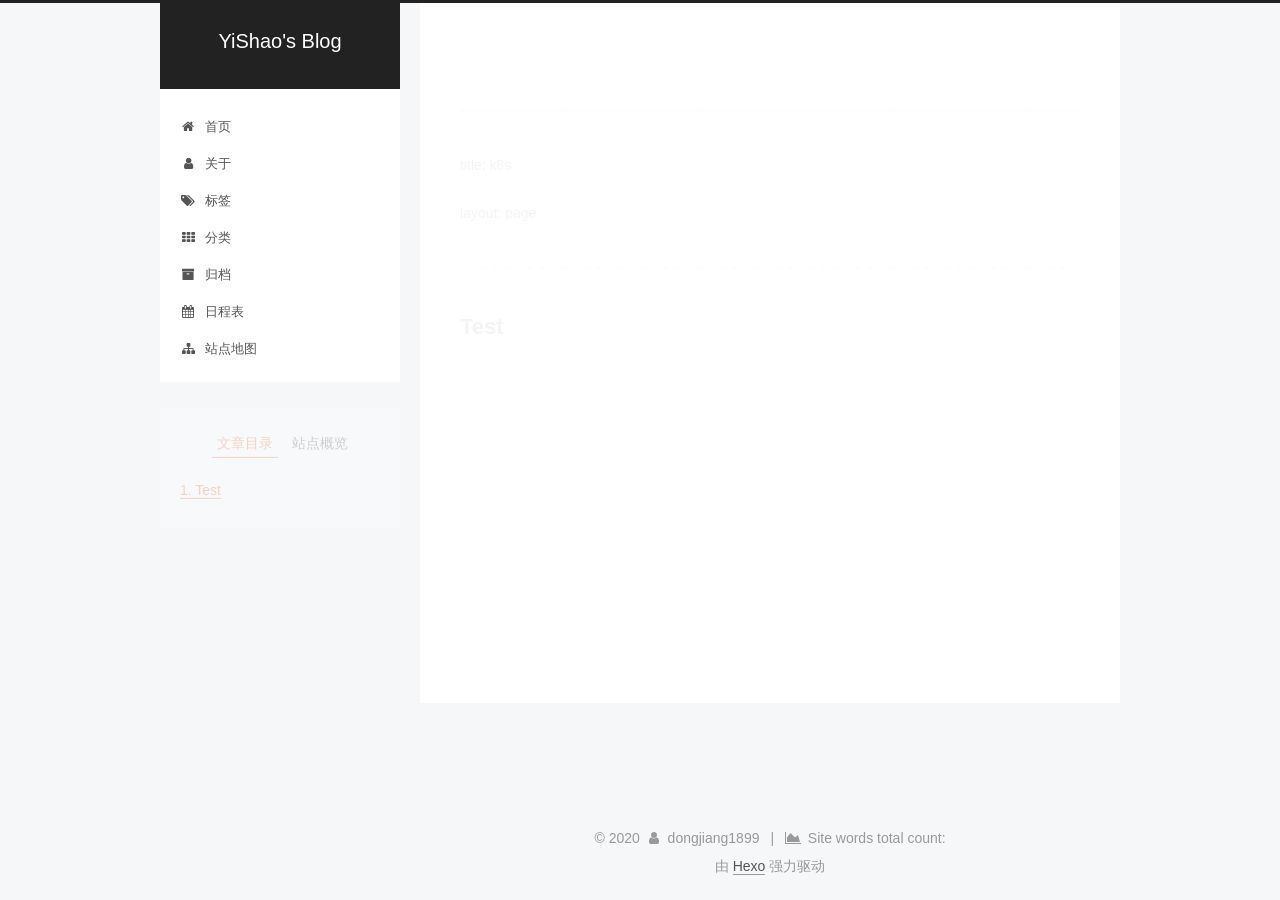
<file: learn/index.html>
<!DOCTYPE html>



  


<html class="theme-next pisces use-motion" lang="zh-Hans">
<head>
  <meta charset="UTF-8"/>
<meta http-equiv="X-UA-Compatible" content="IE=edge" />
<meta name="viewport" content="width=device-width, initial-scale=1, maximum-scale=1"/>
<meta name="theme-color" content="#222">









<meta http-equiv="Cache-Control" content="no-transform" />
<meta http-equiv="Cache-Control" content="no-siteapp" />
















  
  
  <link href="/lib/fancybox/source/jquery.fancybox.css?v=2.1.5" rel="stylesheet" type="text/css" />







<link href="/lib/font-awesome/css/font-awesome.min.css?v=4.6.2" rel="stylesheet" type="text/css" />

<link href="/css/main.css?v=5.1.4" rel="stylesheet" type="text/css" />


  <link rel="apple-touch-icon" sizes="180x180" href="/images/apple-touch-icon-next.png?v=5.1.4">


  <link rel="icon" type="image/png" sizes="32x32" href="/images/favicon-32x32-next.png?v=5.1.4">


  <link rel="icon" type="image/png" sizes="16x16" href="/images/favicon-16x16-next.png?v=5.1.4">


  <link rel="mask-icon" href="/images/logo.svg?v=5.1.4" color="#222">





  <meta name="keywords" content="Hexo, NexT" />




  


  <link rel="alternate" href="/atom.xml" title="YiShao's Blog" type="application/atom+xml" />






<meta name="description" content="title: k8s layout: page    Test">
<meta property="og:type" content="website">
<meta property="og:title" content="YiShao&#39;s Blog">
<meta property="og:url" content="https://dongjiang1989.github.io/learn/index.html">
<meta property="og:site_name" content="YiShao&#39;s Blog">
<meta property="og:description" content="title: k8s layout: page    Test">
<meta property="article:published_time" content="2020-01-09T03:36:25.226Z">
<meta property="article:modified_time" content="2020-01-09T03:36:25.225Z">
<meta property="article:author" content="dongjiang1899">
<meta property="article:tag" content="Knative">
<meta property="article:tag" content=" Kubernetes">
<meta property="article:tag" content=" Service Mesh">
<meta property="article:tag" content=" CNI">
<meta property="article:tag" content=" OpenStack">
<meta name="twitter:card" content="summary">



<script type="text/javascript" id="hexo.configurations">
  var NexT = window.NexT || {};
  var CONFIG = {
    root: '/',
    scheme: 'Pisces',
    version: '5.1.4',
    sidebar: {"position":"left","display":"post","offset":12,"b2t":false,"scrollpercent":false,"onmobile":false},
    fancybox: true,
    tabs: true,
    motion: {"enable":true,"async":false,"transition":{"post_block":"fadeIn","post_header":"slideDownIn","post_body":"slideDownIn","coll_header":"slideLeftIn","sidebar":"slideUpIn"}},
    duoshuo: {
      userId: '0',
      author: '博主'
    },
    algolia: {
      applicationID: '',
      apiKey: '',
      indexName: '',
      hits: {"per_page":10},
      labels: {"input_placeholder":"Search for Posts","hits_empty":"We didn't find any results for the search: ${query}","hits_stats":"${hits} results found in ${time} ms"}
    }
  };
</script>



  <link rel="canonical" href="https://dongjiang1989.github.io/learn/"/>





  <title> | YiShao's Blog</title>
  





  <script type="text/javascript">
    var _hmt = _hmt || [];
    (function() {
      var hm = document.createElement("script");
      hm.src = "https://hm.baidu.com/hm.js?27933c7453faaa78b496adb9ea986427";
      var s = document.getElementsByTagName("script")[0];
      s.parentNode.insertBefore(hm, s);
    })();
  </script>




<meta name="generator" content="Hexo 4.2.0"></head>

<body itemscope itemtype="http://schema.org/WebPage" lang="zh-Hans">

  
  
    
  

  <div class="container sidebar-position-left page-post-detail">
    <div class="headband"></div>

    <header id="header" class="header" itemscope itemtype="http://schema.org/WPHeader">
      <div class="header-inner"><div class="site-brand-wrapper">
  <div class="site-meta ">
    

    <div class="custom-logo-site-title">
      <a href="/"  class="brand" rel="start">
        <span class="logo-line-before"><i></i></span>
        <span class="site-title">YiShao's Blog</span>
        <span class="logo-line-after"><i></i></span>
      </a>
    </div>
      
        <p class="site-subtitle"></p>
      
  </div>

  <div class="site-nav-toggle">
    <button>
      <span class="btn-bar"></span>
      <span class="btn-bar"></span>
      <span class="btn-bar"></span>
    </button>
  </div>
</div>

<nav class="site-nav">
  

  
    <ul id="menu" class="menu">
      
        
        <li class="menu-item menu-item-home">
          <a href="/" rel="section">
            
              <i class="menu-item-icon fa fa-fw fa-home"></i> <br />
            
            首页
          </a>
        </li>
      
        
        <li class="menu-item menu-item-about">
          <a href="/about/" rel="section">
            
              <i class="menu-item-icon fa fa-fw fa-user"></i> <br />
            
            关于
          </a>
        </li>
      
        
        <li class="menu-item menu-item-tags">
          <a href="/tags/" rel="section">
            
              <i class="menu-item-icon fa fa-fw fa-tags"></i> <br />
            
            标签
          </a>
        </li>
      
        
        <li class="menu-item menu-item-categories">
          <a href="/categories/" rel="section">
            
              <i class="menu-item-icon fa fa-fw fa-th"></i> <br />
            
            分类
          </a>
        </li>
      
        
        <li class="menu-item menu-item-archives">
          <a href="/archives/" rel="section">
            
              <i class="menu-item-icon fa fa-fw fa-archive"></i> <br />
            
            归档
          </a>
        </li>
      
        
        <li class="menu-item menu-item-schedule">
          <a href="/schedule/" rel="section">
            
              <i class="menu-item-icon fa fa-fw fa-calendar"></i> <br />
            
            日程表
          </a>
        </li>
      
        
        <li class="menu-item menu-item-sitemap">
          <a href="/sitemap.xml" rel="section">
            
              <i class="menu-item-icon fa fa-fw fa-sitemap"></i> <br />
            
            站点地图
          </a>
        </li>
      

      
    </ul>
  

  
</nav>



 </div>
    </header>

    <main id="main" class="main">
      <div class="main-inner">
        <div class="content-wrap">
          <div id="content" class="content">
            

  <div id="posts" class="posts-expand">
    
    
    
    <div class="post-block page">
      <header class="post-header">

	<h1 class="post-title" itemprop="name headline"></h1>



</header>

      
      
      
      <div class="post-body">
        
        
          <a id="more"></a>

<hr>
<p>title: k8s</p>
<p>layout: page</p>
<hr>
<!-- more -->

<h1 id="Test"><a href="#Test" class="headerlink" title="Test"></a>Test</h1>
        
      </div>
      
      
      
    </div>
    
    
    
  </div>


          </div>
          


          

  



        </div>
        
          
  
  <div class="sidebar-toggle">
    <div class="sidebar-toggle-line-wrap">
      <span class="sidebar-toggle-line sidebar-toggle-line-first"></span>
      <span class="sidebar-toggle-line sidebar-toggle-line-middle"></span>
      <span class="sidebar-toggle-line sidebar-toggle-line-last"></span>
    </div>
  </div>

  <aside id="sidebar" class="sidebar">
    
    <div class="sidebar-inner">

      

      
        <ul class="sidebar-nav motion-element">
          <li class="sidebar-nav-toc sidebar-nav-active" data-target="post-toc-wrap">
            文章目录
          </li>
          <li class="sidebar-nav-overview" data-target="site-overview-wrap">
            站点概览
          </li>
        </ul>
      

      <section class="site-overview-wrap sidebar-panel">
        <div class="site-overview">
          <div class="site-author motion-element" itemprop="author" itemscope itemtype="http://schema.org/Person">
            
              <p class="site-author-name" itemprop="name">dongjiang1899</p>
              <p class="site-description motion-element" itemprop="description"></p>
          </div>

          <nav class="site-state motion-element">

            
              <div class="site-state-item site-state-posts">
              
                <a href="/archives/%7C%7C%20archive">
              
                  <span class="site-state-item-count">2</span>
                  <span class="site-state-item-name">日志</span>
                </a>
              </div>
            

            

            
              
              
              <div class="site-state-item site-state-tags">
                
                  <span class="site-state-item-count">1</span>
                  <span class="site-state-item-name">标签</span>
                
              </div>
            

          </nav>

          
            <div class="feed-link motion-element">
              <a href="/atom.xml" rel="alternate">
                <i class="fa fa-rss"></i>
                RSS
              </a>
            </div>
          

          

          
          

          
          

          

        </div>
      </section>

      
      <!--noindex-->
        <section class="post-toc-wrap motion-element sidebar-panel sidebar-panel-active">
          <div class="post-toc">

            
              
            

            
              <div class="post-toc-content"><ol class="nav"><li class="nav-item nav-level-1"><a class="nav-link" href="#Test"><span class="nav-number">1.</span> <span class="nav-text">Test</span></a></li></ol></div>
            

          </div>
        </section>
      <!--/noindex-->
      

      

    </div>
  </aside>


        
      </div>
    </main>

    <footer id="footer" class="footer">
      <div class="footer-inner">
        <div class="copyright">&copy; <span itemprop="copyrightYear">2020</span>
  <span class="with-love">
    <i class="fa fa-user"></i>
  </span>
  <span class="author" itemprop="copyrightHolder">dongjiang1899</span>

  
    <span class="post-meta-divider">|</span>
    <span class="post-meta-item-icon">
      <i class="fa fa-area-chart"></i>
    </span>
    
      <span class="post-meta-item-text">Site words total count&#58;</span>
    
    <span title="Site words total count"></span>
  
</div>


  <div class="powered-by">由 <a class="theme-link" target="_blank" href="https://hexo.io">Hexo</a> 强力驱动</div>








        







        
      </div>
    </footer>

    
      <div class="back-to-top">
        <i class="fa fa-arrow-up"></i>
        
      </div>
    

    

  </div>

  

<script type="text/javascript">
  if (Object.prototype.toString.call(window.Promise) !== '[object Function]') {
    window.Promise = null;
  }
</script>









  












  
  
    <script type="text/javascript" src="/lib/jquery/index.js?v=2.1.3"></script>
  

  
  
    <script type="text/javascript" src="/lib/fastclick/lib/fastclick.min.js?v=1.0.6"></script>
  

  
  
    <script type="text/javascript" src="/lib/jquery_lazyload/jquery.lazyload.js?v=1.9.7"></script>
  

  
  
    <script type="text/javascript" src="/lib/velocity/velocity.min.js?v=1.2.1"></script>
  

  
  
    <script type="text/javascript" src="/lib/velocity/velocity.ui.min.js?v=1.2.1"></script>
  

  
  
    <script type="text/javascript" src="/lib/fancybox/source/jquery.fancybox.pack.js?v=2.1.5"></script>
  


  


  <script type="text/javascript" src="/js/src/utils.js?v=5.1.4"></script>

  <script type="text/javascript" src="/js/src/motion.js?v=5.1.4"></script>



  
  


  <script type="text/javascript" src="/js/src/affix.js?v=5.1.4"></script>

  <script type="text/javascript" src="/js/src/schemes/pisces.js?v=5.1.4"></script>



  
  <script type="text/javascript" src="/js/src/scrollspy.js?v=5.1.4"></script>
<script type="text/javascript" src="/js/src/post-details.js?v=5.1.4"></script>



  


  <script type="text/javascript" src="/js/src/bootstrap.js?v=5.1.4"></script>



  


  




	





  





  












  





  

  

  

  
  

  

  

  

</body>
</html>
</file>
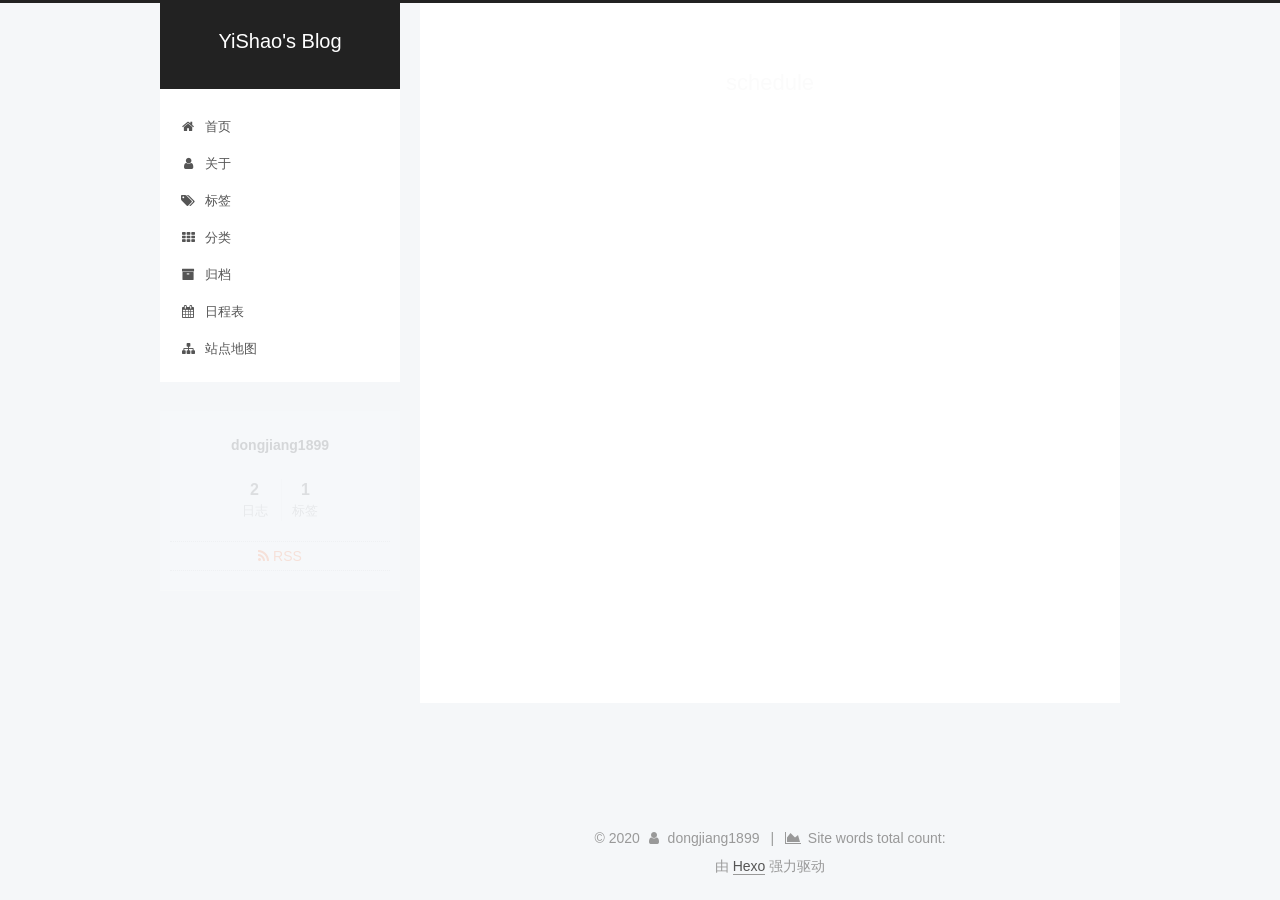
<file: schedule/index.html>
<!DOCTYPE html>



  


<html class="theme-next pisces use-motion" lang="zh-Hans">
<head>
  <meta charset="UTF-8"/>
<meta http-equiv="X-UA-Compatible" content="IE=edge" />
<meta name="viewport" content="width=device-width, initial-scale=1, maximum-scale=1"/>
<meta name="theme-color" content="#222">









<meta http-equiv="Cache-Control" content="no-transform" />
<meta http-equiv="Cache-Control" content="no-siteapp" />
















  
  
  <link href="/lib/fancybox/source/jquery.fancybox.css?v=2.1.5" rel="stylesheet" type="text/css" />







<link href="/lib/font-awesome/css/font-awesome.min.css?v=4.6.2" rel="stylesheet" type="text/css" />

<link href="/css/main.css?v=5.1.4" rel="stylesheet" type="text/css" />


  <link rel="apple-touch-icon" sizes="180x180" href="/images/apple-touch-icon-next.png?v=5.1.4">


  <link rel="icon" type="image/png" sizes="32x32" href="/images/favicon-32x32-next.png?v=5.1.4">


  <link rel="icon" type="image/png" sizes="16x16" href="/images/favicon-16x16-next.png?v=5.1.4">


  <link rel="mask-icon" href="/images/logo.svg?v=5.1.4" color="#222">





  <meta name="keywords" content="Hexo, NexT" />




  


  <link rel="alternate" href="/atom.xml" title="YiShao's Blog" type="application/atom+xml" />






<meta property="og:type" content="website">
<meta property="og:title" content="schedule">
<meta property="og:url" content="https://dongjiang1989.github.io/schedule/index.html">
<meta property="og:site_name" content="YiShao&#39;s Blog">
<meta property="article:published_time" content="2020-01-11T02:37:09.000Z">
<meta property="article:modified_time" content="2020-01-11T02:37:09.487Z">
<meta property="article:author" content="dongjiang1899">
<meta property="article:tag" content="Knative">
<meta property="article:tag" content=" Kubernetes">
<meta property="article:tag" content=" Service Mesh">
<meta property="article:tag" content=" CNI">
<meta property="article:tag" content=" OpenStack">
<meta name="twitter:card" content="summary">



<script type="text/javascript" id="hexo.configurations">
  var NexT = window.NexT || {};
  var CONFIG = {
    root: '/',
    scheme: 'Pisces',
    version: '5.1.4',
    sidebar: {"position":"left","display":"post","offset":12,"b2t":false,"scrollpercent":false,"onmobile":false},
    fancybox: true,
    tabs: true,
    motion: {"enable":true,"async":false,"transition":{"post_block":"fadeIn","post_header":"slideDownIn","post_body":"slideDownIn","coll_header":"slideLeftIn","sidebar":"slideUpIn"}},
    duoshuo: {
      userId: '0',
      author: '博主'
    },
    algolia: {
      applicationID: '',
      apiKey: '',
      indexName: '',
      hits: {"per_page":10},
      labels: {"input_placeholder":"Search for Posts","hits_empty":"We didn't find any results for the search: ${query}","hits_stats":"${hits} results found in ${time} ms"}
    }
  };
</script>



  <link rel="canonical" href="https://dongjiang1989.github.io/schedule/"/>





  <title>schedule | YiShao's Blog</title>
  





  <script type="text/javascript">
    var _hmt = _hmt || [];
    (function() {
      var hm = document.createElement("script");
      hm.src = "https://hm.baidu.com/hm.js?27933c7453faaa78b496adb9ea986427";
      var s = document.getElementsByTagName("script")[0];
      s.parentNode.insertBefore(hm, s);
    })();
  </script>




<meta name="generator" content="Hexo 4.2.0"></head>

<body itemscope itemtype="http://schema.org/WebPage" lang="zh-Hans">

  
  
    
  

  <div class="container sidebar-position-left page-post-detail">
    <div class="headband"></div>

    <header id="header" class="header" itemscope itemtype="http://schema.org/WPHeader">
      <div class="header-inner"><div class="site-brand-wrapper">
  <div class="site-meta ">
    

    <div class="custom-logo-site-title">
      <a href="/"  class="brand" rel="start">
        <span class="logo-line-before"><i></i></span>
        <span class="site-title">YiShao's Blog</span>
        <span class="logo-line-after"><i></i></span>
      </a>
    </div>
      
        <p class="site-subtitle"></p>
      
  </div>

  <div class="site-nav-toggle">
    <button>
      <span class="btn-bar"></span>
      <span class="btn-bar"></span>
      <span class="btn-bar"></span>
    </button>
  </div>
</div>

<nav class="site-nav">
  

  
    <ul id="menu" class="menu">
      
        
        <li class="menu-item menu-item-home">
          <a href="/" rel="section">
            
              <i class="menu-item-icon fa fa-fw fa-home"></i> <br />
            
            首页
          </a>
        </li>
      
        
        <li class="menu-item menu-item-about">
          <a href="/about/" rel="section">
            
              <i class="menu-item-icon fa fa-fw fa-user"></i> <br />
            
            关于
          </a>
        </li>
      
        
        <li class="menu-item menu-item-tags">
          <a href="/tags/" rel="section">
            
              <i class="menu-item-icon fa fa-fw fa-tags"></i> <br />
            
            标签
          </a>
        </li>
      
        
        <li class="menu-item menu-item-categories">
          <a href="/categories/" rel="section">
            
              <i class="menu-item-icon fa fa-fw fa-th"></i> <br />
            
            分类
          </a>
        </li>
      
        
        <li class="menu-item menu-item-archives">
          <a href="/archives/" rel="section">
            
              <i class="menu-item-icon fa fa-fw fa-archive"></i> <br />
            
            归档
          </a>
        </li>
      
        
        <li class="menu-item menu-item-schedule">
          <a href="/schedule/" rel="section">
            
              <i class="menu-item-icon fa fa-fw fa-calendar"></i> <br />
            
            日程表
          </a>
        </li>
      
        
        <li class="menu-item menu-item-sitemap">
          <a href="/sitemap.xml" rel="section">
            
              <i class="menu-item-icon fa fa-fw fa-sitemap"></i> <br />
            
            站点地图
          </a>
        </li>
      

      
    </ul>
  

  
</nav>



 </div>
    </header>

    <main id="main" class="main">
      <div class="main-inner">
        <div class="content-wrap">
          <div id="content" class="content">
            

  <div id="posts" class="posts-expand">
    
    
    
    <div class="post-block page">
      <header class="post-header">

	<h1 class="post-title" itemprop="name headline">schedule</h1>



</header>

      
      
      
      <div class="post-body">
        
        
          
        
      </div>
      
      
      
    </div>
    
    
    
  </div>


          </div>
          


          

  



        </div>
        
          
  
  <div class="sidebar-toggle">
    <div class="sidebar-toggle-line-wrap">
      <span class="sidebar-toggle-line sidebar-toggle-line-first"></span>
      <span class="sidebar-toggle-line sidebar-toggle-line-middle"></span>
      <span class="sidebar-toggle-line sidebar-toggle-line-last"></span>
    </div>
  </div>

  <aside id="sidebar" class="sidebar">
    
    <div class="sidebar-inner">

      

      

      <section class="site-overview-wrap sidebar-panel sidebar-panel-active">
        <div class="site-overview">
          <div class="site-author motion-element" itemprop="author" itemscope itemtype="http://schema.org/Person">
            
              <p class="site-author-name" itemprop="name">dongjiang1899</p>
              <p class="site-description motion-element" itemprop="description"></p>
          </div>

          <nav class="site-state motion-element">

            
              <div class="site-state-item site-state-posts">
              
                <a href="/archives/%7C%7C%20archive">
              
                  <span class="site-state-item-count">2</span>
                  <span class="site-state-item-name">日志</span>
                </a>
              </div>
            

            

            
              
              
              <div class="site-state-item site-state-tags">
                
                  <span class="site-state-item-count">1</span>
                  <span class="site-state-item-name">标签</span>
                
              </div>
            

          </nav>

          
            <div class="feed-link motion-element">
              <a href="/atom.xml" rel="alternate">
                <i class="fa fa-rss"></i>
                RSS
              </a>
            </div>
          

          

          
          

          
          

          

        </div>
      </section>

      

      

    </div>
  </aside>


        
      </div>
    </main>

    <footer id="footer" class="footer">
      <div class="footer-inner">
        <div class="copyright">&copy; <span itemprop="copyrightYear">2020</span>
  <span class="with-love">
    <i class="fa fa-user"></i>
  </span>
  <span class="author" itemprop="copyrightHolder">dongjiang1899</span>

  
    <span class="post-meta-divider">|</span>
    <span class="post-meta-item-icon">
      <i class="fa fa-area-chart"></i>
    </span>
    
      <span class="post-meta-item-text">Site words total count&#58;</span>
    
    <span title="Site words total count"></span>
  
</div>


  <div class="powered-by">由 <a class="theme-link" target="_blank" href="https://hexo.io">Hexo</a> 强力驱动</div>








        







        
      </div>
    </footer>

    
      <div class="back-to-top">
        <i class="fa fa-arrow-up"></i>
        
      </div>
    

    

  </div>

  

<script type="text/javascript">
  if (Object.prototype.toString.call(window.Promise) !== '[object Function]') {
    window.Promise = null;
  }
</script>









  












  
  
    <script type="text/javascript" src="/lib/jquery/index.js?v=2.1.3"></script>
  

  
  
    <script type="text/javascript" src="/lib/fastclick/lib/fastclick.min.js?v=1.0.6"></script>
  

  
  
    <script type="text/javascript" src="/lib/jquery_lazyload/jquery.lazyload.js?v=1.9.7"></script>
  

  
  
    <script type="text/javascript" src="/lib/velocity/velocity.min.js?v=1.2.1"></script>
  

  
  
    <script type="text/javascript" src="/lib/velocity/velocity.ui.min.js?v=1.2.1"></script>
  

  
  
    <script type="text/javascript" src="/lib/fancybox/source/jquery.fancybox.pack.js?v=2.1.5"></script>
  


  


  <script type="text/javascript" src="/js/src/utils.js?v=5.1.4"></script>

  <script type="text/javascript" src="/js/src/motion.js?v=5.1.4"></script>



  
  


  <script type="text/javascript" src="/js/src/affix.js?v=5.1.4"></script>

  <script type="text/javascript" src="/js/src/schemes/pisces.js?v=5.1.4"></script>



  
  <script type="text/javascript" src="/js/src/scrollspy.js?v=5.1.4"></script>
<script type="text/javascript" src="/js/src/post-details.js?v=5.1.4"></script>



  


  <script type="text/javascript" src="/js/src/bootstrap.js?v=5.1.4"></script>



  


  




	





  





  












  





  

  

  

  
  

  

  

  

</body>
</html>
</file>
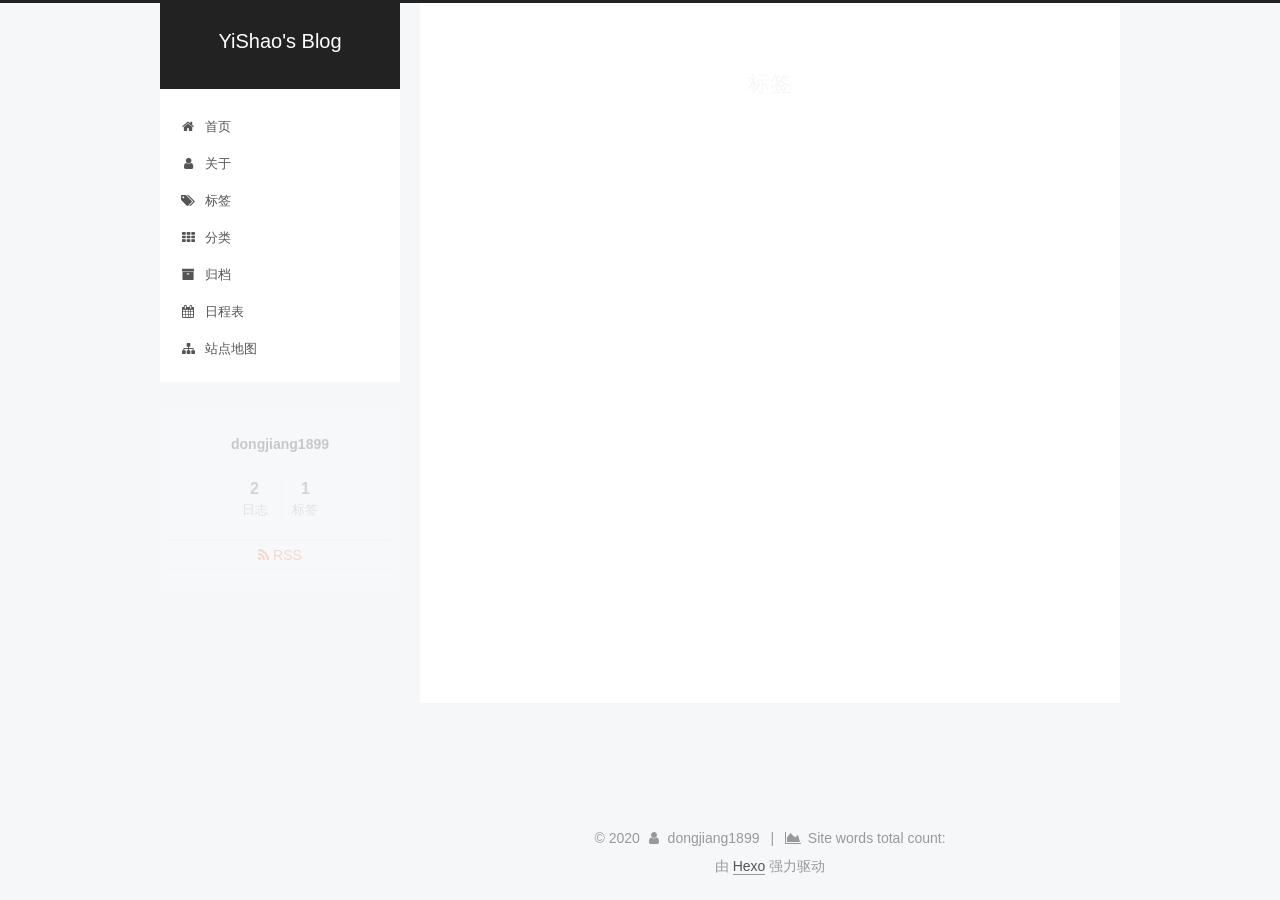
<file: tags/index.html>
<!DOCTYPE html>



  


<html class="theme-next pisces use-motion" lang="zh-Hans">
<head>
  <meta charset="UTF-8"/>
<meta http-equiv="X-UA-Compatible" content="IE=edge" />
<meta name="viewport" content="width=device-width, initial-scale=1, maximum-scale=1"/>
<meta name="theme-color" content="#222">









<meta http-equiv="Cache-Control" content="no-transform" />
<meta http-equiv="Cache-Control" content="no-siteapp" />
















  
  
  <link href="/lib/fancybox/source/jquery.fancybox.css?v=2.1.5" rel="stylesheet" type="text/css" />







<link href="/lib/font-awesome/css/font-awesome.min.css?v=4.6.2" rel="stylesheet" type="text/css" />

<link href="/css/main.css?v=5.1.4" rel="stylesheet" type="text/css" />


  <link rel="apple-touch-icon" sizes="180x180" href="/images/apple-touch-icon-next.png?v=5.1.4">


  <link rel="icon" type="image/png" sizes="32x32" href="/images/favicon-32x32-next.png?v=5.1.4">


  <link rel="icon" type="image/png" sizes="16x16" href="/images/favicon-16x16-next.png?v=5.1.4">


  <link rel="mask-icon" href="/images/logo.svg?v=5.1.4" color="#222">





  <meta name="keywords" content="Hexo, NexT" />




  


  <link rel="alternate" href="/atom.xml" title="YiShao's Blog" type="application/atom+xml" />






<meta property="og:type" content="website">
<meta property="og:title" content="标签">
<meta property="og:url" content="https://dongjiang1989.github.io/tags/index.html">
<meta property="og:site_name" content="YiShao&#39;s Blog">
<meta property="article:published_time" content="2020-01-10T08:23:39.000Z">
<meta property="article:modified_time" content="2020-01-15T03:14:36.403Z">
<meta property="article:author" content="dongjiang1899">
<meta property="article:tag" content="Knative">
<meta property="article:tag" content=" Kubernetes">
<meta property="article:tag" content=" Service Mesh">
<meta property="article:tag" content=" CNI">
<meta property="article:tag" content=" OpenStack">
<meta name="twitter:card" content="summary">



<script type="text/javascript" id="hexo.configurations">
  var NexT = window.NexT || {};
  var CONFIG = {
    root: '/',
    scheme: 'Pisces',
    version: '5.1.4',
    sidebar: {"position":"left","display":"post","offset":12,"b2t":false,"scrollpercent":false,"onmobile":false},
    fancybox: true,
    tabs: true,
    motion: {"enable":true,"async":false,"transition":{"post_block":"fadeIn","post_header":"slideDownIn","post_body":"slideDownIn","coll_header":"slideLeftIn","sidebar":"slideUpIn"}},
    duoshuo: {
      userId: '0',
      author: '博主'
    },
    algolia: {
      applicationID: '',
      apiKey: '',
      indexName: '',
      hits: {"per_page":10},
      labels: {"input_placeholder":"Search for Posts","hits_empty":"We didn't find any results for the search: ${query}","hits_stats":"${hits} results found in ${time} ms"}
    }
  };
</script>



  <link rel="canonical" href="https://dongjiang1989.github.io/tags/"/>





  <title>标签 | YiShao's Blog</title>
  





  <script type="text/javascript">
    var _hmt = _hmt || [];
    (function() {
      var hm = document.createElement("script");
      hm.src = "https://hm.baidu.com/hm.js?27933c7453faaa78b496adb9ea986427";
      var s = document.getElementsByTagName("script")[0];
      s.parentNode.insertBefore(hm, s);
    })();
  </script>




<meta name="generator" content="Hexo 4.2.0"></head>

<body itemscope itemtype="http://schema.org/WebPage" lang="zh-Hans">

  
  
    
  

  <div class="container sidebar-position-left page-post-detail">
    <div class="headband"></div>

    <header id="header" class="header" itemscope itemtype="http://schema.org/WPHeader">
      <div class="header-inner"><div class="site-brand-wrapper">
  <div class="site-meta ">
    

    <div class="custom-logo-site-title">
      <a href="/"  class="brand" rel="start">
        <span class="logo-line-before"><i></i></span>
        <span class="site-title">YiShao's Blog</span>
        <span class="logo-line-after"><i></i></span>
      </a>
    </div>
      
        <p class="site-subtitle"></p>
      
  </div>

  <div class="site-nav-toggle">
    <button>
      <span class="btn-bar"></span>
      <span class="btn-bar"></span>
      <span class="btn-bar"></span>
    </button>
  </div>
</div>

<nav class="site-nav">
  

  
    <ul id="menu" class="menu">
      
        
        <li class="menu-item menu-item-home">
          <a href="/" rel="section">
            
              <i class="menu-item-icon fa fa-fw fa-home"></i> <br />
            
            首页
          </a>
        </li>
      
        
        <li class="menu-item menu-item-about">
          <a href="/about/" rel="section">
            
              <i class="menu-item-icon fa fa-fw fa-user"></i> <br />
            
            关于
          </a>
        </li>
      
        
        <li class="menu-item menu-item-tags">
          <a href="/tags/" rel="section">
            
              <i class="menu-item-icon fa fa-fw fa-tags"></i> <br />
            
            标签
          </a>
        </li>
      
        
        <li class="menu-item menu-item-categories">
          <a href="/categories/" rel="section">
            
              <i class="menu-item-icon fa fa-fw fa-th"></i> <br />
            
            分类
          </a>
        </li>
      
        
        <li class="menu-item menu-item-archives">
          <a href="/archives/" rel="section">
            
              <i class="menu-item-icon fa fa-fw fa-archive"></i> <br />
            
            归档
          </a>
        </li>
      
        
        <li class="menu-item menu-item-schedule">
          <a href="/schedule/" rel="section">
            
              <i class="menu-item-icon fa fa-fw fa-calendar"></i> <br />
            
            日程表
          </a>
        </li>
      
        
        <li class="menu-item menu-item-sitemap">
          <a href="/sitemap.xml" rel="section">
            
              <i class="menu-item-icon fa fa-fw fa-sitemap"></i> <br />
            
            站点地图
          </a>
        </li>
      

      
    </ul>
  

  
</nav>



 </div>
    </header>

    <main id="main" class="main">
      <div class="main-inner">
        <div class="content-wrap">
          <div id="content" class="content">
            

  <div id="posts" class="posts-expand">
    
    
    
    <div class="post-block page">
      <header class="post-header">

	<h1 class="post-title" itemprop="name headline">标签</h1>



</header>

      
      
      
      <div class="post-body">
        
        
          
        
      </div>
      
      
      
    </div>
    
    
    
  </div>


          </div>
          


          

  



        </div>
        
          
  
  <div class="sidebar-toggle">
    <div class="sidebar-toggle-line-wrap">
      <span class="sidebar-toggle-line sidebar-toggle-line-first"></span>
      <span class="sidebar-toggle-line sidebar-toggle-line-middle"></span>
      <span class="sidebar-toggle-line sidebar-toggle-line-last"></span>
    </div>
  </div>

  <aside id="sidebar" class="sidebar">
    
    <div class="sidebar-inner">

      

      

      <section class="site-overview-wrap sidebar-panel sidebar-panel-active">
        <div class="site-overview">
          <div class="site-author motion-element" itemprop="author" itemscope itemtype="http://schema.org/Person">
            
              <p class="site-author-name" itemprop="name">dongjiang1899</p>
              <p class="site-description motion-element" itemprop="description"></p>
          </div>

          <nav class="site-state motion-element">

            
              <div class="site-state-item site-state-posts">
              
                <a href="/archives/%7C%7C%20archive">
              
                  <span class="site-state-item-count">2</span>
                  <span class="site-state-item-name">日志</span>
                </a>
              </div>
            

            

            
              
              
              <div class="site-state-item site-state-tags">
                
                  <span class="site-state-item-count">1</span>
                  <span class="site-state-item-name">标签</span>
                
              </div>
            

          </nav>

          
            <div class="feed-link motion-element">
              <a href="/atom.xml" rel="alternate">
                <i class="fa fa-rss"></i>
                RSS
              </a>
            </div>
          

          

          
          

          
          

          

        </div>
      </section>

      

      

    </div>
  </aside>


        
      </div>
    </main>

    <footer id="footer" class="footer">
      <div class="footer-inner">
        <div class="copyright">&copy; <span itemprop="copyrightYear">2020</span>
  <span class="with-love">
    <i class="fa fa-user"></i>
  </span>
  <span class="author" itemprop="copyrightHolder">dongjiang1899</span>

  
    <span class="post-meta-divider">|</span>
    <span class="post-meta-item-icon">
      <i class="fa fa-area-chart"></i>
    </span>
    
      <span class="post-meta-item-text">Site words total count&#58;</span>
    
    <span title="Site words total count"></span>
  
</div>


  <div class="powered-by">由 <a class="theme-link" target="_blank" href="https://hexo.io">Hexo</a> 强力驱动</div>








        







        
      </div>
    </footer>

    
      <div class="back-to-top">
        <i class="fa fa-arrow-up"></i>
        
      </div>
    

    

  </div>

  

<script type="text/javascript">
  if (Object.prototype.toString.call(window.Promise) !== '[object Function]') {
    window.Promise = null;
  }
</script>









  












  
  
    <script type="text/javascript" src="/lib/jquery/index.js?v=2.1.3"></script>
  

  
  
    <script type="text/javascript" src="/lib/fastclick/lib/fastclick.min.js?v=1.0.6"></script>
  

  
  
    <script type="text/javascript" src="/lib/jquery_lazyload/jquery.lazyload.js?v=1.9.7"></script>
  

  
  
    <script type="text/javascript" src="/lib/velocity/velocity.min.js?v=1.2.1"></script>
  

  
  
    <script type="text/javascript" src="/lib/velocity/velocity.ui.min.js?v=1.2.1"></script>
  

  
  
    <script type="text/javascript" src="/lib/fancybox/source/jquery.fancybox.pack.js?v=2.1.5"></script>
  


  


  <script type="text/javascript" src="/js/src/utils.js?v=5.1.4"></script>

  <script type="text/javascript" src="/js/src/motion.js?v=5.1.4"></script>



  
  


  <script type="text/javascript" src="/js/src/affix.js?v=5.1.4"></script>

  <script type="text/javascript" src="/js/src/schemes/pisces.js?v=5.1.4"></script>



  
  <script type="text/javascript" src="/js/src/scrollspy.js?v=5.1.4"></script>
<script type="text/javascript" src="/js/src/post-details.js?v=5.1.4"></script>



  


  <script type="text/javascript" src="/js/src/bootstrap.js?v=5.1.4"></script>



  


  




	





  





  












  





  

  

  

  
  

  

  

  

</body>
</html>
</file>
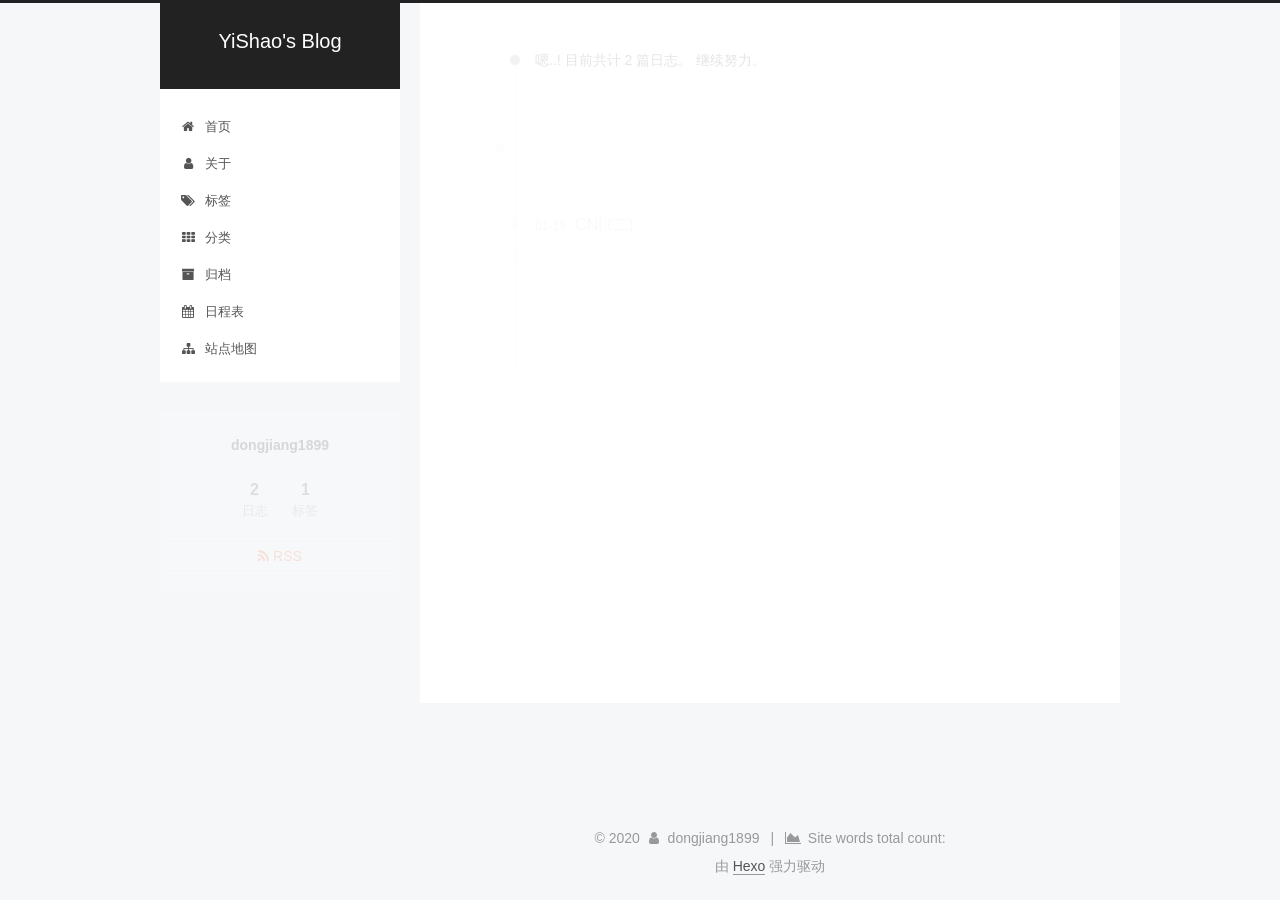
<file: archives/2020/index.html>
<!DOCTYPE html>



  


<html class="theme-next pisces use-motion" lang="zh-Hans">
<head>
  <meta charset="UTF-8"/>
<meta http-equiv="X-UA-Compatible" content="IE=edge" />
<meta name="viewport" content="width=device-width, initial-scale=1, maximum-scale=1"/>
<meta name="theme-color" content="#222">









<meta http-equiv="Cache-Control" content="no-transform" />
<meta http-equiv="Cache-Control" content="no-siteapp" />
















  
  
  <link href="/lib/fancybox/source/jquery.fancybox.css?v=2.1.5" rel="stylesheet" type="text/css" />







<link href="/lib/font-awesome/css/font-awesome.min.css?v=4.6.2" rel="stylesheet" type="text/css" />

<link href="/css/main.css?v=5.1.4" rel="stylesheet" type="text/css" />


  <link rel="apple-touch-icon" sizes="180x180" href="/images/apple-touch-icon-next.png?v=5.1.4">


  <link rel="icon" type="image/png" sizes="32x32" href="/images/favicon-32x32-next.png?v=5.1.4">


  <link rel="icon" type="image/png" sizes="16x16" href="/images/favicon-16x16-next.png?v=5.1.4">


  <link rel="mask-icon" href="/images/logo.svg?v=5.1.4" color="#222">





  <meta name="keywords" content="Hexo, NexT" />




  


  <link rel="alternate" href="/atom.xml" title="YiShao's Blog" type="application/atom+xml" />






<meta property="og:type" content="website">
<meta property="og:title" content="YiShao&#39;s Blog">
<meta property="og:url" content="https://dongjiang1989.github.io/archives/2020/index.html">
<meta property="og:site_name" content="YiShao&#39;s Blog">
<meta property="article:author" content="dongjiang1899">
<meta property="article:tag" content="Knative">
<meta property="article:tag" content=" Kubernetes">
<meta property="article:tag" content=" Service Mesh">
<meta property="article:tag" content=" CNI">
<meta property="article:tag" content=" OpenStack">
<meta name="twitter:card" content="summary">



<script type="text/javascript" id="hexo.configurations">
  var NexT = window.NexT || {};
  var CONFIG = {
    root: '/',
    scheme: 'Pisces',
    version: '5.1.4',
    sidebar: {"position":"left","display":"post","offset":12,"b2t":false,"scrollpercent":false,"onmobile":false},
    fancybox: true,
    tabs: true,
    motion: {"enable":true,"async":false,"transition":{"post_block":"fadeIn","post_header":"slideDownIn","post_body":"slideDownIn","coll_header":"slideLeftIn","sidebar":"slideUpIn"}},
    duoshuo: {
      userId: '0',
      author: '博主'
    },
    algolia: {
      applicationID: '',
      apiKey: '',
      indexName: '',
      hits: {"per_page":10},
      labels: {"input_placeholder":"Search for Posts","hits_empty":"We didn't find any results for the search: ${query}","hits_stats":"${hits} results found in ${time} ms"}
    }
  };
</script>



  <link rel="canonical" href="https://dongjiang1989.github.io/archives/2020/"/>





  <title>归档 | YiShao's Blog</title>
  





  <script type="text/javascript">
    var _hmt = _hmt || [];
    (function() {
      var hm = document.createElement("script");
      hm.src = "https://hm.baidu.com/hm.js?27933c7453faaa78b496adb9ea986427";
      var s = document.getElementsByTagName("script")[0];
      s.parentNode.insertBefore(hm, s);
    })();
  </script>




<meta name="generator" content="Hexo 4.2.0"></head>

<body itemscope itemtype="http://schema.org/WebPage" lang="zh-Hans">

  
  
    
  

  <div class="container sidebar-position-left page-archive">
    <div class="headband"></div>

    <header id="header" class="header" itemscope itemtype="http://schema.org/WPHeader">
      <div class="header-inner"><div class="site-brand-wrapper">
  <div class="site-meta ">
    

    <div class="custom-logo-site-title">
      <a href="/"  class="brand" rel="start">
        <span class="logo-line-before"><i></i></span>
        <span class="site-title">YiShao's Blog</span>
        <span class="logo-line-after"><i></i></span>
      </a>
    </div>
      
        <p class="site-subtitle"></p>
      
  </div>

  <div class="site-nav-toggle">
    <button>
      <span class="btn-bar"></span>
      <span class="btn-bar"></span>
      <span class="btn-bar"></span>
    </button>
  </div>
</div>

<nav class="site-nav">
  

  
    <ul id="menu" class="menu">
      
        
        <li class="menu-item menu-item-home">
          <a href="/" rel="section">
            
              <i class="menu-item-icon fa fa-fw fa-home"></i> <br />
            
            首页
          </a>
        </li>
      
        
        <li class="menu-item menu-item-about">
          <a href="/about/" rel="section">
            
              <i class="menu-item-icon fa fa-fw fa-user"></i> <br />
            
            关于
          </a>
        </li>
      
        
        <li class="menu-item menu-item-tags">
          <a href="/tags/" rel="section">
            
              <i class="menu-item-icon fa fa-fw fa-tags"></i> <br />
            
            标签
          </a>
        </li>
      
        
        <li class="menu-item menu-item-categories">
          <a href="/categories/" rel="section">
            
              <i class="menu-item-icon fa fa-fw fa-th"></i> <br />
            
            分类
          </a>
        </li>
      
        
        <li class="menu-item menu-item-archives">
          <a href="/archives/" rel="section">
            
              <i class="menu-item-icon fa fa-fw fa-archive"></i> <br />
            
            归档
          </a>
        </li>
      
        
        <li class="menu-item menu-item-schedule">
          <a href="/schedule/" rel="section">
            
              <i class="menu-item-icon fa fa-fw fa-calendar"></i> <br />
            
            日程表
          </a>
        </li>
      
        
        <li class="menu-item menu-item-sitemap">
          <a href="/sitemap.xml" rel="section">
            
              <i class="menu-item-icon fa fa-fw fa-sitemap"></i> <br />
            
            站点地图
          </a>
        </li>
      

      
    </ul>
  

  
</nav>



 </div>
    </header>

    <main id="main" class="main">
      <div class="main-inner">
        <div class="content-wrap">
          <div id="content" class="content">
            

  
  
  
  <div class="post-block archive">
    <div id="posts" class="posts-collapse">
      <span class="archive-move-on"></span>

      <span class="archive-page-counter">
        
        
        
          
        
        嗯..! 目前共计 2 篇日志。 继续努力。
      </span>

      

        
        
        

        
          
          <div class="collection-title">
            <h1 class="archive-year" id="archive-year-2020">2020</h1>
          </div>
        
        

        

  <article class="post post-type-normal" itemscope itemtype="http://schema.org/Article">
    <header class="post-header">

      <h2 class="post-title">
        
            <a class="post-title-link" href="/2020/01/19/CNI2/" itemprop="url">
              
                <span itemprop="name">CNI (二)</span>
              
            </a>
        
      </h2>

      <div class="post-meta">
        <time class="post-time" itemprop="dateCreated"
              datetime="2020-01-19T14:59:21+08:00"
              content="2020-01-19" >
          01-19
        </time>
      </div>

    </header>
  </article>



      

        
        
        

        
        

        

  <article class="post post-type-normal" itemscope itemtype="http://schema.org/Article">
    <header class="post-header">

      <h2 class="post-title">
        
            <a class="post-title-link" href="/2020/01/15/CNI1/" itemprop="url">
              
                <span itemprop="name">CNI (一)</span>
              
            </a>
        
      </h2>

      <div class="post-meta">
        <time class="post-time" itemprop="dateCreated"
              datetime="2020-01-15T10:45:57+08:00"
              content="2020-01-15" >
          01-15
        </time>
      </div>

    </header>
  </article>



      

    </div>
  </div>
  
  
  

  



          </div>
          


          

        </div>
        
          
  
  <div class="sidebar-toggle">
    <div class="sidebar-toggle-line-wrap">
      <span class="sidebar-toggle-line sidebar-toggle-line-first"></span>
      <span class="sidebar-toggle-line sidebar-toggle-line-middle"></span>
      <span class="sidebar-toggle-line sidebar-toggle-line-last"></span>
    </div>
  </div>

  <aside id="sidebar" class="sidebar">
    
    <div class="sidebar-inner">

      

      

      <section class="site-overview-wrap sidebar-panel sidebar-panel-active">
        <div class="site-overview">
          <div class="site-author motion-element" itemprop="author" itemscope itemtype="http://schema.org/Person">
            
              <p class="site-author-name" itemprop="name">dongjiang1899</p>
              <p class="site-description motion-element" itemprop="description"></p>
          </div>

          <nav class="site-state motion-element">

            
              <div class="site-state-item site-state-posts">
              
                <a href="/archives/%7C%7C%20archive">
              
                  <span class="site-state-item-count">2</span>
                  <span class="site-state-item-name">日志</span>
                </a>
              </div>
            

            

            
              
              
              <div class="site-state-item site-state-tags">
                
                  <span class="site-state-item-count">1</span>
                  <span class="site-state-item-name">标签</span>
                
              </div>
            

          </nav>

          
            <div class="feed-link motion-element">
              <a href="/atom.xml" rel="alternate">
                <i class="fa fa-rss"></i>
                RSS
              </a>
            </div>
          

          

          
          

          
          

          

        </div>
      </section>

      

      

    </div>
  </aside>


        
      </div>
    </main>

    <footer id="footer" class="footer">
      <div class="footer-inner">
        <div class="copyright">&copy; <span itemprop="copyrightYear">2020</span>
  <span class="with-love">
    <i class="fa fa-user"></i>
  </span>
  <span class="author" itemprop="copyrightHolder">dongjiang1899</span>

  
    <span class="post-meta-divider">|</span>
    <span class="post-meta-item-icon">
      <i class="fa fa-area-chart"></i>
    </span>
    
      <span class="post-meta-item-text">Site words total count&#58;</span>
    
    <span title="Site words total count"></span>
  
</div>


  <div class="powered-by">由 <a class="theme-link" target="_blank" href="https://hexo.io">Hexo</a> 强力驱动</div>








        







        
      </div>
    </footer>

    
      <div class="back-to-top">
        <i class="fa fa-arrow-up"></i>
        
      </div>
    

    

  </div>

  

<script type="text/javascript">
  if (Object.prototype.toString.call(window.Promise) !== '[object Function]') {
    window.Promise = null;
  }
</script>









  












  
  
    <script type="text/javascript" src="/lib/jquery/index.js?v=2.1.3"></script>
  

  
  
    <script type="text/javascript" src="/lib/fastclick/lib/fastclick.min.js?v=1.0.6"></script>
  

  
  
    <script type="text/javascript" src="/lib/jquery_lazyload/jquery.lazyload.js?v=1.9.7"></script>
  

  
  
    <script type="text/javascript" src="/lib/velocity/velocity.min.js?v=1.2.1"></script>
  

  
  
    <script type="text/javascript" src="/lib/velocity/velocity.ui.min.js?v=1.2.1"></script>
  

  
  
    <script type="text/javascript" src="/lib/fancybox/source/jquery.fancybox.pack.js?v=2.1.5"></script>
  


  


  <script type="text/javascript" src="/js/src/utils.js?v=5.1.4"></script>

  <script type="text/javascript" src="/js/src/motion.js?v=5.1.4"></script>



  
  


  <script type="text/javascript" src="/js/src/affix.js?v=5.1.4"></script>

  <script type="text/javascript" src="/js/src/schemes/pisces.js?v=5.1.4"></script>



  

  


  <script type="text/javascript" src="/js/src/bootstrap.js?v=5.1.4"></script>



  


  




	





  





  












  





  

  

  

  
  

  

  

  

</body>
</html>
</file>
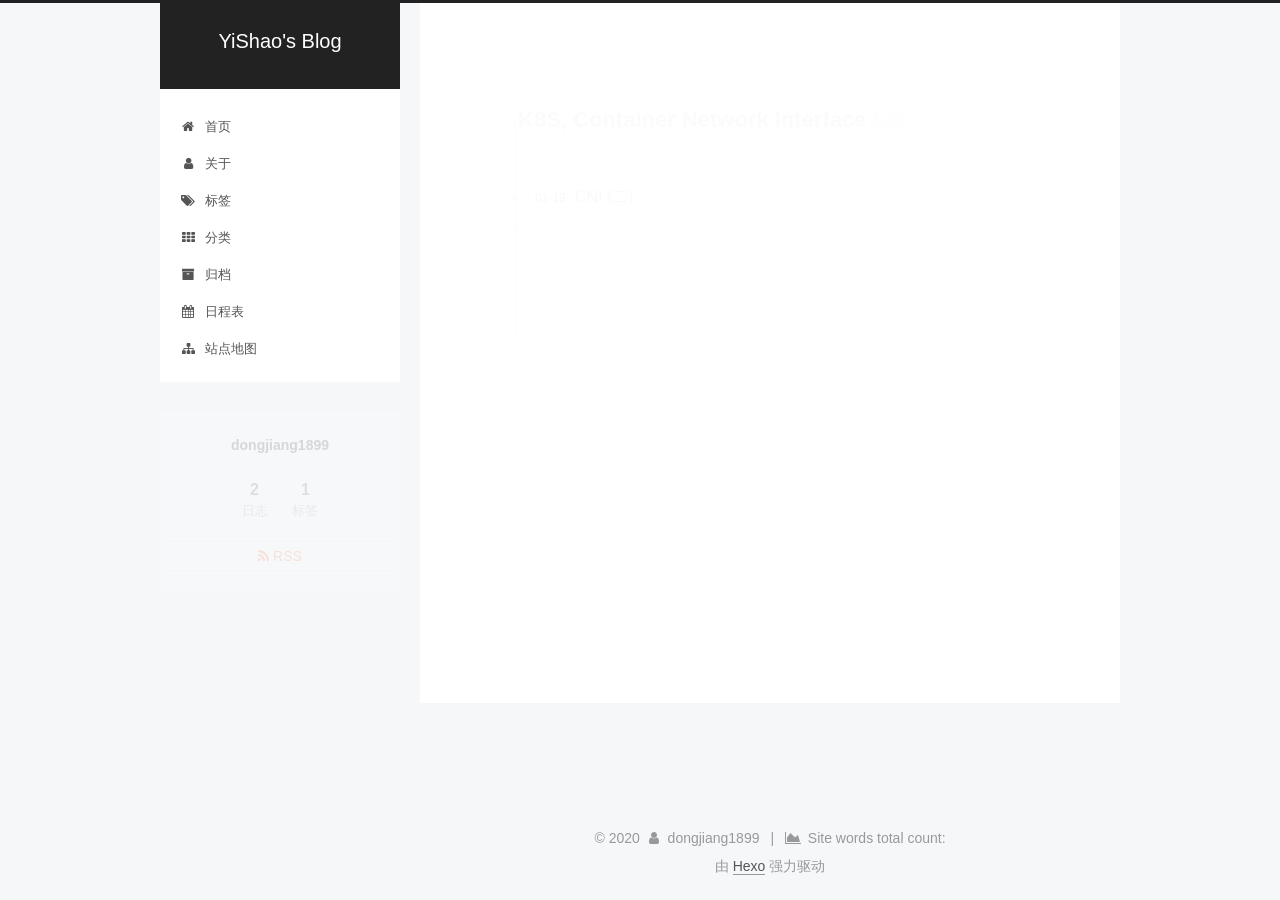
<file: tags/K8S-Container-Network-Interface/index.html>
<!DOCTYPE html>



  


<html class="theme-next pisces use-motion" lang="zh-Hans">
<head>
  <meta charset="UTF-8"/>
<meta http-equiv="X-UA-Compatible" content="IE=edge" />
<meta name="viewport" content="width=device-width, initial-scale=1, maximum-scale=1"/>
<meta name="theme-color" content="#222">









<meta http-equiv="Cache-Control" content="no-transform" />
<meta http-equiv="Cache-Control" content="no-siteapp" />
















  
  
  <link href="/lib/fancybox/source/jquery.fancybox.css?v=2.1.5" rel="stylesheet" type="text/css" />







<link href="/lib/font-awesome/css/font-awesome.min.css?v=4.6.2" rel="stylesheet" type="text/css" />

<link href="/css/main.css?v=5.1.4" rel="stylesheet" type="text/css" />


  <link rel="apple-touch-icon" sizes="180x180" href="/images/apple-touch-icon-next.png?v=5.1.4">


  <link rel="icon" type="image/png" sizes="32x32" href="/images/favicon-32x32-next.png?v=5.1.4">


  <link rel="icon" type="image/png" sizes="16x16" href="/images/favicon-16x16-next.png?v=5.1.4">


  <link rel="mask-icon" href="/images/logo.svg?v=5.1.4" color="#222">





  <meta name="keywords" content="Hexo, NexT" />




  


  <link rel="alternate" href="/atom.xml" title="YiShao's Blog" type="application/atom+xml" />






<meta property="og:type" content="website">
<meta property="og:title" content="YiShao&#39;s Blog">
<meta property="og:url" content="https://dongjiang1989.github.io/tags/K8S-Container-Network-Interface/index.html">
<meta property="og:site_name" content="YiShao&#39;s Blog">
<meta property="article:author" content="dongjiang1899">
<meta property="article:tag" content="Knative">
<meta property="article:tag" content=" Kubernetes">
<meta property="article:tag" content=" Service Mesh">
<meta property="article:tag" content=" CNI">
<meta property="article:tag" content=" OpenStack">
<meta name="twitter:card" content="summary">



<script type="text/javascript" id="hexo.configurations">
  var NexT = window.NexT || {};
  var CONFIG = {
    root: '/',
    scheme: 'Pisces',
    version: '5.1.4',
    sidebar: {"position":"left","display":"post","offset":12,"b2t":false,"scrollpercent":false,"onmobile":false},
    fancybox: true,
    tabs: true,
    motion: {"enable":true,"async":false,"transition":{"post_block":"fadeIn","post_header":"slideDownIn","post_body":"slideDownIn","coll_header":"slideLeftIn","sidebar":"slideUpIn"}},
    duoshuo: {
      userId: '0',
      author: '博主'
    },
    algolia: {
      applicationID: '',
      apiKey: '',
      indexName: '',
      hits: {"per_page":10},
      labels: {"input_placeholder":"Search for Posts","hits_empty":"We didn't find any results for the search: ${query}","hits_stats":"${hits} results found in ${time} ms"}
    }
  };
</script>



  <link rel="canonical" href="https://dongjiang1989.github.io/tags/K8S-Container-Network-Interface/"/>





  <title>标签: K8S, Container Network Interface | YiShao's Blog</title>
  





  <script type="text/javascript">
    var _hmt = _hmt || [];
    (function() {
      var hm = document.createElement("script");
      hm.src = "https://hm.baidu.com/hm.js?27933c7453faaa78b496adb9ea986427";
      var s = document.getElementsByTagName("script")[0];
      s.parentNode.insertBefore(hm, s);
    })();
  </script>




<meta name="generator" content="Hexo 4.2.0"></head>

<body itemscope itemtype="http://schema.org/WebPage" lang="zh-Hans">

  
  
    
  

  <div class="container sidebar-position-left ">
    <div class="headband"></div>

    <header id="header" class="header" itemscope itemtype="http://schema.org/WPHeader">
      <div class="header-inner"><div class="site-brand-wrapper">
  <div class="site-meta ">
    

    <div class="custom-logo-site-title">
      <a href="/"  class="brand" rel="start">
        <span class="logo-line-before"><i></i></span>
        <span class="site-title">YiShao's Blog</span>
        <span class="logo-line-after"><i></i></span>
      </a>
    </div>
      
        <p class="site-subtitle"></p>
      
  </div>

  <div class="site-nav-toggle">
    <button>
      <span class="btn-bar"></span>
      <span class="btn-bar"></span>
      <span class="btn-bar"></span>
    </button>
  </div>
</div>

<nav class="site-nav">
  

  
    <ul id="menu" class="menu">
      
        
        <li class="menu-item menu-item-home">
          <a href="/" rel="section">
            
              <i class="menu-item-icon fa fa-fw fa-home"></i> <br />
            
            首页
          </a>
        </li>
      
        
        <li class="menu-item menu-item-about">
          <a href="/about/" rel="section">
            
              <i class="menu-item-icon fa fa-fw fa-user"></i> <br />
            
            关于
          </a>
        </li>
      
        
        <li class="menu-item menu-item-tags">
          <a href="/tags/" rel="section">
            
              <i class="menu-item-icon fa fa-fw fa-tags"></i> <br />
            
            标签
          </a>
        </li>
      
        
        <li class="menu-item menu-item-categories">
          <a href="/categories/" rel="section">
            
              <i class="menu-item-icon fa fa-fw fa-th"></i> <br />
            
            分类
          </a>
        </li>
      
        
        <li class="menu-item menu-item-archives">
          <a href="/archives/" rel="section">
            
              <i class="menu-item-icon fa fa-fw fa-archive"></i> <br />
            
            归档
          </a>
        </li>
      
        
        <li class="menu-item menu-item-schedule">
          <a href="/schedule/" rel="section">
            
              <i class="menu-item-icon fa fa-fw fa-calendar"></i> <br />
            
            日程表
          </a>
        </li>
      
        
        <li class="menu-item menu-item-sitemap">
          <a href="/sitemap.xml" rel="section">
            
              <i class="menu-item-icon fa fa-fw fa-sitemap"></i> <br />
            
            站点地图
          </a>
        </li>
      

      
    </ul>
  

  
</nav>



 </div>
    </header>

    <main id="main" class="main">
      <div class="main-inner">
        <div class="content-wrap">
          <div id="content" class="content">
            

  
  
  
  <div class="post-block tag">

    <div id="posts" class="posts-collapse">
      <div class="collection-title">
        <h1>K8S, Container Network Interface<small>标签</small>
        </h1>
      </div>

      
        

  <article class="post post-type-normal" itemscope itemtype="http://schema.org/Article">
    <header class="post-header">

      <h2 class="post-title">
        
            <a class="post-title-link" href="/2020/01/19/CNI2/" itemprop="url">
              
                <span itemprop="name">CNI (二)</span>
              
            </a>
        
      </h2>

      <div class="post-meta">
        <time class="post-time" itemprop="dateCreated"
              datetime="2020-01-19T14:59:21+08:00"
              content="2020-01-19" >
          01-19
        </time>
      </div>

    </header>
  </article>


      
        

  <article class="post post-type-normal" itemscope itemtype="http://schema.org/Article">
    <header class="post-header">

      <h2 class="post-title">
        
            <a class="post-title-link" href="/2020/01/15/CNI1/" itemprop="url">
              
                <span itemprop="name">CNI (一)</span>
              
            </a>
        
      </h2>

      <div class="post-meta">
        <time class="post-time" itemprop="dateCreated"
              datetime="2020-01-15T10:45:57+08:00"
              content="2020-01-15" >
          01-15
        </time>
      </div>

    </header>
  </article>


      
    </div>

  </div>
  
  
  

  


          </div>
          


          

        </div>
        
          
  
  <div class="sidebar-toggle">
    <div class="sidebar-toggle-line-wrap">
      <span class="sidebar-toggle-line sidebar-toggle-line-first"></span>
      <span class="sidebar-toggle-line sidebar-toggle-line-middle"></span>
      <span class="sidebar-toggle-line sidebar-toggle-line-last"></span>
    </div>
  </div>

  <aside id="sidebar" class="sidebar">
    
    <div class="sidebar-inner">

      

      

      <section class="site-overview-wrap sidebar-panel sidebar-panel-active">
        <div class="site-overview">
          <div class="site-author motion-element" itemprop="author" itemscope itemtype="http://schema.org/Person">
            
              <p class="site-author-name" itemprop="name">dongjiang1899</p>
              <p class="site-description motion-element" itemprop="description"></p>
          </div>

          <nav class="site-state motion-element">

            
              <div class="site-state-item site-state-posts">
              
                <a href="/archives/%7C%7C%20archive">
              
                  <span class="site-state-item-count">2</span>
                  <span class="site-state-item-name">日志</span>
                </a>
              </div>
            

            

            
              
              
              <div class="site-state-item site-state-tags">
                
                  <span class="site-state-item-count">1</span>
                  <span class="site-state-item-name">标签</span>
                
              </div>
            

          </nav>

          
            <div class="feed-link motion-element">
              <a href="/atom.xml" rel="alternate">
                <i class="fa fa-rss"></i>
                RSS
              </a>
            </div>
          

          

          
          

          
          

          

        </div>
      </section>

      

      

    </div>
  </aside>


        
      </div>
    </main>

    <footer id="footer" class="footer">
      <div class="footer-inner">
        <div class="copyright">&copy; <span itemprop="copyrightYear">2020</span>
  <span class="with-love">
    <i class="fa fa-user"></i>
  </span>
  <span class="author" itemprop="copyrightHolder">dongjiang1899</span>

  
    <span class="post-meta-divider">|</span>
    <span class="post-meta-item-icon">
      <i class="fa fa-area-chart"></i>
    </span>
    
      <span class="post-meta-item-text">Site words total count&#58;</span>
    
    <span title="Site words total count"></span>
  
</div>


  <div class="powered-by">由 <a class="theme-link" target="_blank" href="https://hexo.io">Hexo</a> 强力驱动</div>








        







        
      </div>
    </footer>

    
      <div class="back-to-top">
        <i class="fa fa-arrow-up"></i>
        
      </div>
    

    

  </div>

  

<script type="text/javascript">
  if (Object.prototype.toString.call(window.Promise) !== '[object Function]') {
    window.Promise = null;
  }
</script>









  












  
  
    <script type="text/javascript" src="/lib/jquery/index.js?v=2.1.3"></script>
  

  
  
    <script type="text/javascript" src="/lib/fastclick/lib/fastclick.min.js?v=1.0.6"></script>
  

  
  
    <script type="text/javascript" src="/lib/jquery_lazyload/jquery.lazyload.js?v=1.9.7"></script>
  

  
  
    <script type="text/javascript" src="/lib/velocity/velocity.min.js?v=1.2.1"></script>
  

  
  
    <script type="text/javascript" src="/lib/velocity/velocity.ui.min.js?v=1.2.1"></script>
  

  
  
    <script type="text/javascript" src="/lib/fancybox/source/jquery.fancybox.pack.js?v=2.1.5"></script>
  


  


  <script type="text/javascript" src="/js/src/utils.js?v=5.1.4"></script>

  <script type="text/javascript" src="/js/src/motion.js?v=5.1.4"></script>



  
  


  <script type="text/javascript" src="/js/src/affix.js?v=5.1.4"></script>

  <script type="text/javascript" src="/js/src/schemes/pisces.js?v=5.1.4"></script>



  

  


  <script type="text/javascript" src="/js/src/bootstrap.js?v=5.1.4"></script>



  


  




	





  





  












  





  

  

  

  
  

  

  

  

</body>
</html>
</file>
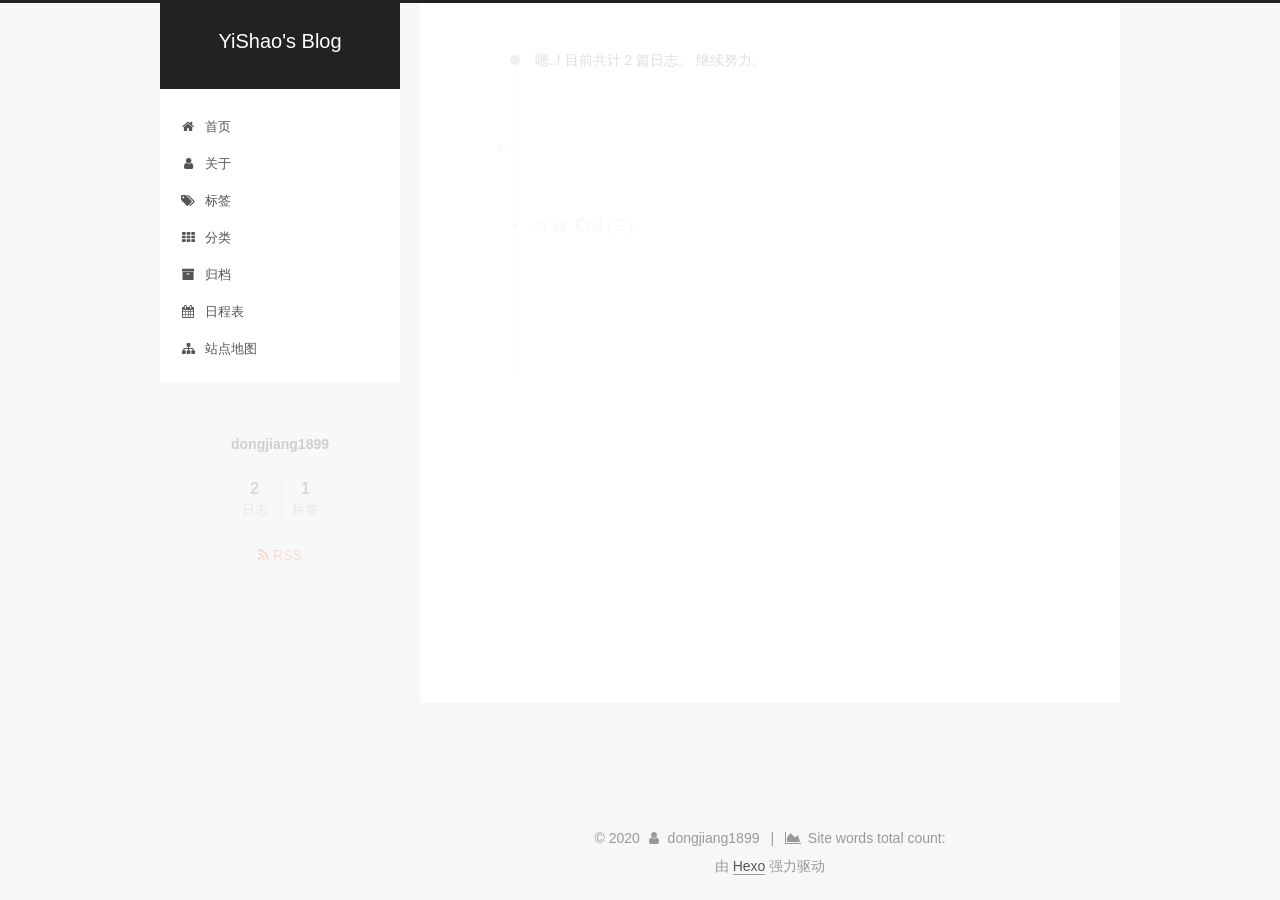
<file: archives/2020/01/index.html>
<!DOCTYPE html>



  


<html class="theme-next pisces use-motion" lang="zh-Hans">
<head>
  <meta charset="UTF-8"/>
<meta http-equiv="X-UA-Compatible" content="IE=edge" />
<meta name="viewport" content="width=device-width, initial-scale=1, maximum-scale=1"/>
<meta name="theme-color" content="#222">









<meta http-equiv="Cache-Control" content="no-transform" />
<meta http-equiv="Cache-Control" content="no-siteapp" />
















  
  
  <link href="/lib/fancybox/source/jquery.fancybox.css?v=2.1.5" rel="stylesheet" type="text/css" />







<link href="/lib/font-awesome/css/font-awesome.min.css?v=4.6.2" rel="stylesheet" type="text/css" />

<link href="/css/main.css?v=5.1.4" rel="stylesheet" type="text/css" />


  <link rel="apple-touch-icon" sizes="180x180" href="/images/apple-touch-icon-next.png?v=5.1.4">


  <link rel="icon" type="image/png" sizes="32x32" href="/images/favicon-32x32-next.png?v=5.1.4">


  <link rel="icon" type="image/png" sizes="16x16" href="/images/favicon-16x16-next.png?v=5.1.4">


  <link rel="mask-icon" href="/images/logo.svg?v=5.1.4" color="#222">





  <meta name="keywords" content="Hexo, NexT" />




  


  <link rel="alternate" href="/atom.xml" title="YiShao's Blog" type="application/atom+xml" />






<meta property="og:type" content="website">
<meta property="og:title" content="YiShao&#39;s Blog">
<meta property="og:url" content="https://dongjiang1989.github.io/archives/2020/01/index.html">
<meta property="og:site_name" content="YiShao&#39;s Blog">
<meta property="article:author" content="dongjiang1899">
<meta property="article:tag" content="Knative">
<meta property="article:tag" content=" Kubernetes">
<meta property="article:tag" content=" Service Mesh">
<meta property="article:tag" content=" CNI">
<meta property="article:tag" content=" OpenStack">
<meta name="twitter:card" content="summary">



<script type="text/javascript" id="hexo.configurations">
  var NexT = window.NexT || {};
  var CONFIG = {
    root: '/',
    scheme: 'Pisces',
    version: '5.1.4',
    sidebar: {"position":"left","display":"post","offset":12,"b2t":false,"scrollpercent":false,"onmobile":false},
    fancybox: true,
    tabs: true,
    motion: {"enable":true,"async":false,"transition":{"post_block":"fadeIn","post_header":"slideDownIn","post_body":"slideDownIn","coll_header":"slideLeftIn","sidebar":"slideUpIn"}},
    duoshuo: {
      userId: '0',
      author: '博主'
    },
    algolia: {
      applicationID: '',
      apiKey: '',
      indexName: '',
      hits: {"per_page":10},
      labels: {"input_placeholder":"Search for Posts","hits_empty":"We didn't find any results for the search: ${query}","hits_stats":"${hits} results found in ${time} ms"}
    }
  };
</script>



  <link rel="canonical" href="https://dongjiang1989.github.io/archives/2020/01/"/>





  <title>归档 | YiShao's Blog</title>
  





  <script type="text/javascript">
    var _hmt = _hmt || [];
    (function() {
      var hm = document.createElement("script");
      hm.src = "https://hm.baidu.com/hm.js?27933c7453faaa78b496adb9ea986427";
      var s = document.getElementsByTagName("script")[0];
      s.parentNode.insertBefore(hm, s);
    })();
  </script>




<meta name="generator" content="Hexo 4.2.0"></head>

<body itemscope itemtype="http://schema.org/WebPage" lang="zh-Hans">

  
  
    
  

  <div class="container sidebar-position-left page-archive">
    <div class="headband"></div>

    <header id="header" class="header" itemscope itemtype="http://schema.org/WPHeader">
      <div class="header-inner"><div class="site-brand-wrapper">
  <div class="site-meta ">
    

    <div class="custom-logo-site-title">
      <a href="/"  class="brand" rel="start">
        <span class="logo-line-before"><i></i></span>
        <span class="site-title">YiShao's Blog</span>
        <span class="logo-line-after"><i></i></span>
      </a>
    </div>
      
        <p class="site-subtitle"></p>
      
  </div>

  <div class="site-nav-toggle">
    <button>
      <span class="btn-bar"></span>
      <span class="btn-bar"></span>
      <span class="btn-bar"></span>
    </button>
  </div>
</div>

<nav class="site-nav">
  

  
    <ul id="menu" class="menu">
      
        
        <li class="menu-item menu-item-home">
          <a href="/" rel="section">
            
              <i class="menu-item-icon fa fa-fw fa-home"></i> <br />
            
            首页
          </a>
        </li>
      
        
        <li class="menu-item menu-item-about">
          <a href="/about/" rel="section">
            
              <i class="menu-item-icon fa fa-fw fa-user"></i> <br />
            
            关于
          </a>
        </li>
      
        
        <li class="menu-item menu-item-tags">
          <a href="/tags/" rel="section">
            
              <i class="menu-item-icon fa fa-fw fa-tags"></i> <br />
            
            标签
          </a>
        </li>
      
        
        <li class="menu-item menu-item-categories">
          <a href="/categories/" rel="section">
            
              <i class="menu-item-icon fa fa-fw fa-th"></i> <br />
            
            分类
          </a>
        </li>
      
        
        <li class="menu-item menu-item-archives">
          <a href="/archives/" rel="section">
            
              <i class="menu-item-icon fa fa-fw fa-archive"></i> <br />
            
            归档
          </a>
        </li>
      
        
        <li class="menu-item menu-item-schedule">
          <a href="/schedule/" rel="section">
            
              <i class="menu-item-icon fa fa-fw fa-calendar"></i> <br />
            
            日程表
          </a>
        </li>
      
        
        <li class="menu-item menu-item-sitemap">
          <a href="/sitemap.xml" rel="section">
            
              <i class="menu-item-icon fa fa-fw fa-sitemap"></i> <br />
            
            站点地图
          </a>
        </li>
      

      
    </ul>
  

  
</nav>



 </div>
    </header>

    <main id="main" class="main">
      <div class="main-inner">
        <div class="content-wrap">
          <div id="content" class="content">
            

  
  
  
  <div class="post-block archive">
    <div id="posts" class="posts-collapse">
      <span class="archive-move-on"></span>

      <span class="archive-page-counter">
        
        
        
          
        
        嗯..! 目前共计 2 篇日志。 继续努力。
      </span>

      

        
        
        

        
          
          <div class="collection-title">
            <h1 class="archive-year" id="archive-year-2020">2020</h1>
          </div>
        
        

        

  <article class="post post-type-normal" itemscope itemtype="http://schema.org/Article">
    <header class="post-header">

      <h2 class="post-title">
        
            <a class="post-title-link" href="/2020/01/19/CNI2/" itemprop="url">
              
                <span itemprop="name">CNI (二)</span>
              
            </a>
        
      </h2>

      <div class="post-meta">
        <time class="post-time" itemprop="dateCreated"
              datetime="2020-01-19T14:59:21+08:00"
              content="2020-01-19" >
          01-19
        </time>
      </div>

    </header>
  </article>



      

        
        
        

        
        

        

  <article class="post post-type-normal" itemscope itemtype="http://schema.org/Article">
    <header class="post-header">

      <h2 class="post-title">
        
            <a class="post-title-link" href="/2020/01/15/CNI1/" itemprop="url">
              
                <span itemprop="name">CNI (一)</span>
              
            </a>
        
      </h2>

      <div class="post-meta">
        <time class="post-time" itemprop="dateCreated"
              datetime="2020-01-15T10:45:57+08:00"
              content="2020-01-15" >
          01-15
        </time>
      </div>

    </header>
  </article>



      

    </div>
  </div>
  
  
  

  



          </div>
          


          

        </div>
        
          
  
  <div class="sidebar-toggle">
    <div class="sidebar-toggle-line-wrap">
      <span class="sidebar-toggle-line sidebar-toggle-line-first"></span>
      <span class="sidebar-toggle-line sidebar-toggle-line-middle"></span>
      <span class="sidebar-toggle-line sidebar-toggle-line-last"></span>
    </div>
  </div>

  <aside id="sidebar" class="sidebar">
    
    <div class="sidebar-inner">

      

      

      <section class="site-overview-wrap sidebar-panel sidebar-panel-active">
        <div class="site-overview">
          <div class="site-author motion-element" itemprop="author" itemscope itemtype="http://schema.org/Person">
            
              <p class="site-author-name" itemprop="name">dongjiang1899</p>
              <p class="site-description motion-element" itemprop="description"></p>
          </div>

          <nav class="site-state motion-element">

            
              <div class="site-state-item site-state-posts">
              
                <a href="/archives/%7C%7C%20archive">
              
                  <span class="site-state-item-count">2</span>
                  <span class="site-state-item-name">日志</span>
                </a>
              </div>
            

            

            
              
              
              <div class="site-state-item site-state-tags">
                
                  <span class="site-state-item-count">1</span>
                  <span class="site-state-item-name">标签</span>
                
              </div>
            

          </nav>

          
            <div class="feed-link motion-element">
              <a href="/atom.xml" rel="alternate">
                <i class="fa fa-rss"></i>
                RSS
              </a>
            </div>
          

          

          
          

          
          

          

        </div>
      </section>

      

      

    </div>
  </aside>


        
      </div>
    </main>

    <footer id="footer" class="footer">
      <div class="footer-inner">
        <div class="copyright">&copy; <span itemprop="copyrightYear">2020</span>
  <span class="with-love">
    <i class="fa fa-user"></i>
  </span>
  <span class="author" itemprop="copyrightHolder">dongjiang1899</span>

  
    <span class="post-meta-divider">|</span>
    <span class="post-meta-item-icon">
      <i class="fa fa-area-chart"></i>
    </span>
    
      <span class="post-meta-item-text">Site words total count&#58;</span>
    
    <span title="Site words total count"></span>
  
</div>


  <div class="powered-by">由 <a class="theme-link" target="_blank" href="https://hexo.io">Hexo</a> 强力驱动</div>








        







        
      </div>
    </footer>

    
      <div class="back-to-top">
        <i class="fa fa-arrow-up"></i>
        
      </div>
    

    

  </div>

  

<script type="text/javascript">
  if (Object.prototype.toString.call(window.Promise) !== '[object Function]') {
    window.Promise = null;
  }
</script>









  












  
  
    <script type="text/javascript" src="/lib/jquery/index.js?v=2.1.3"></script>
  

  
  
    <script type="text/javascript" src="/lib/fastclick/lib/fastclick.min.js?v=1.0.6"></script>
  

  
  
    <script type="text/javascript" src="/lib/jquery_lazyload/jquery.lazyload.js?v=1.9.7"></script>
  

  
  
    <script type="text/javascript" src="/lib/velocity/velocity.min.js?v=1.2.1"></script>
  

  
  
    <script type="text/javascript" src="/lib/velocity/velocity.ui.min.js?v=1.2.1"></script>
  

  
  
    <script type="text/javascript" src="/lib/fancybox/source/jquery.fancybox.pack.js?v=2.1.5"></script>
  


  


  <script type="text/javascript" src="/js/src/utils.js?v=5.1.4"></script>

  <script type="text/javascript" src="/js/src/motion.js?v=5.1.4"></script>



  
  


  <script type="text/javascript" src="/js/src/affix.js?v=5.1.4"></script>

  <script type="text/javascript" src="/js/src/schemes/pisces.js?v=5.1.4"></script>



  

  


  <script type="text/javascript" src="/js/src/bootstrap.js?v=5.1.4"></script>



  


  




	





  





  












  





  

  

  

  
  

  

  

  

</body>
</html>
</file>
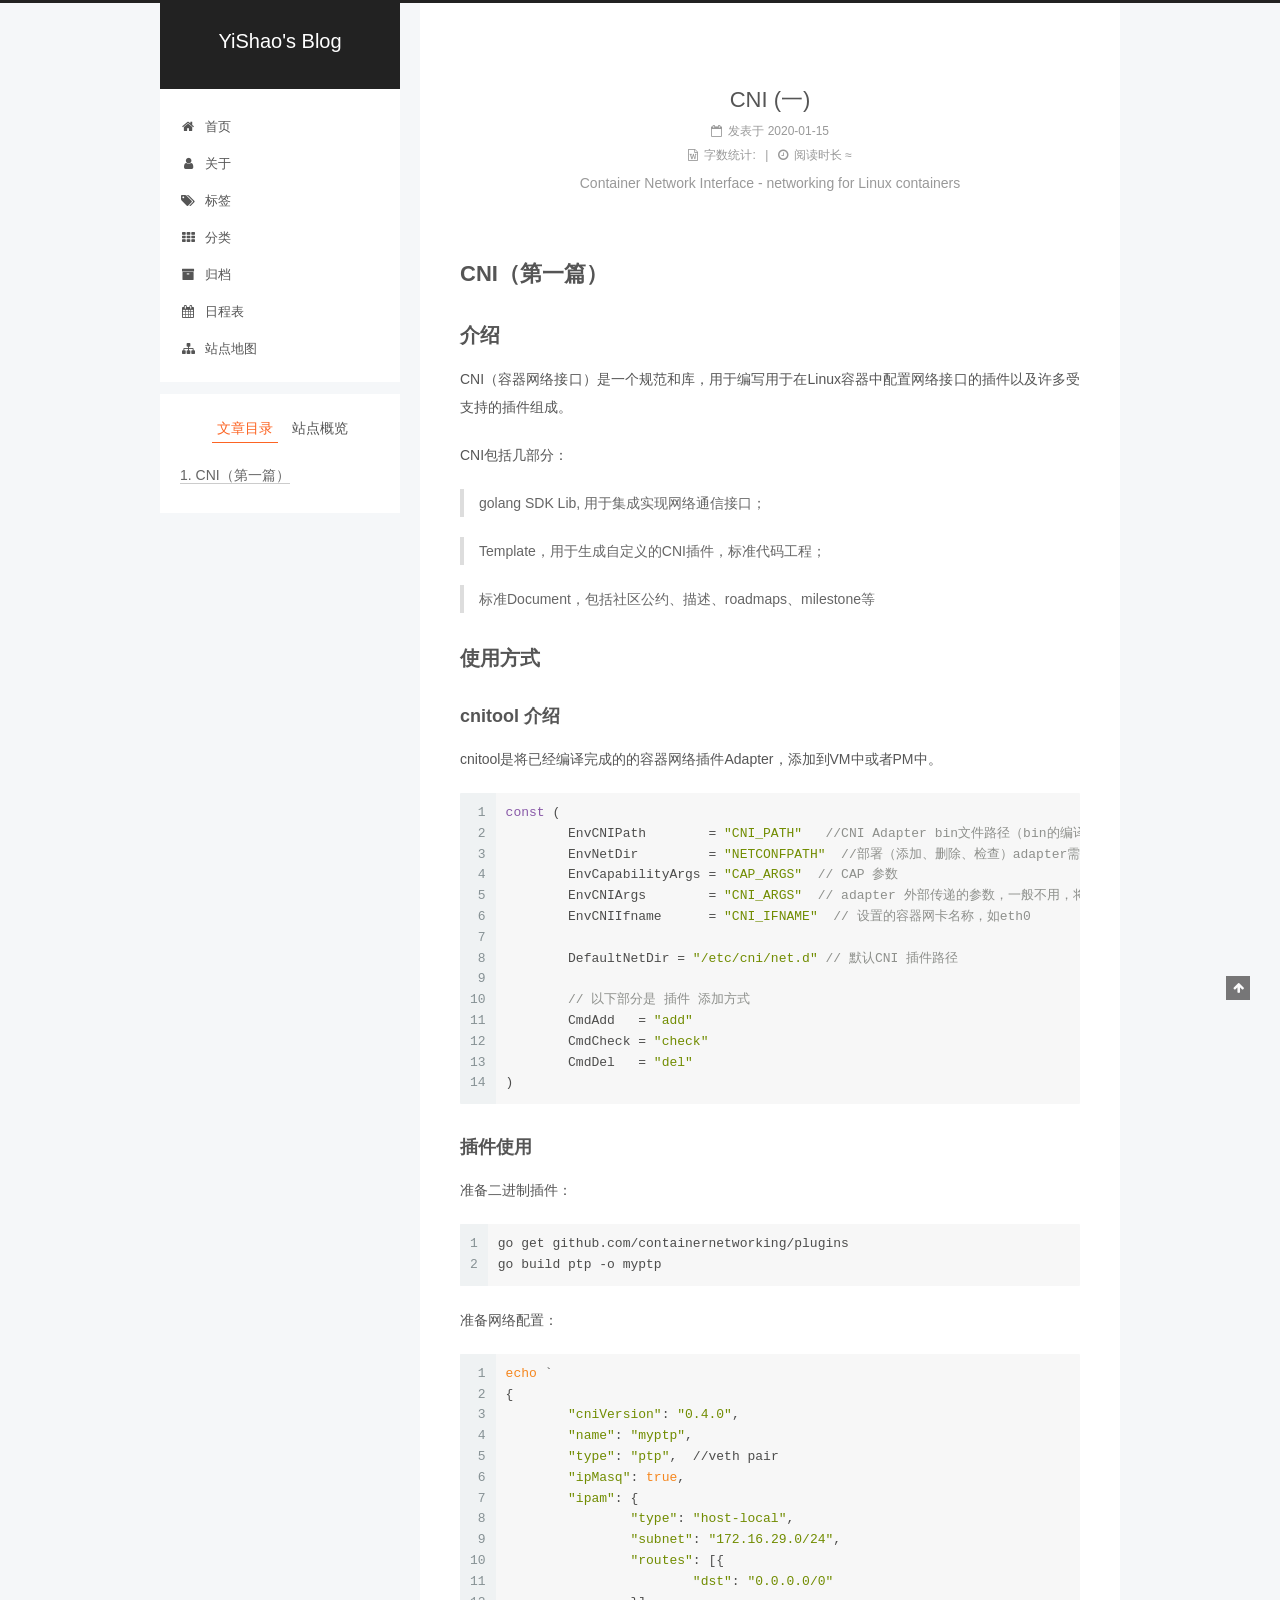
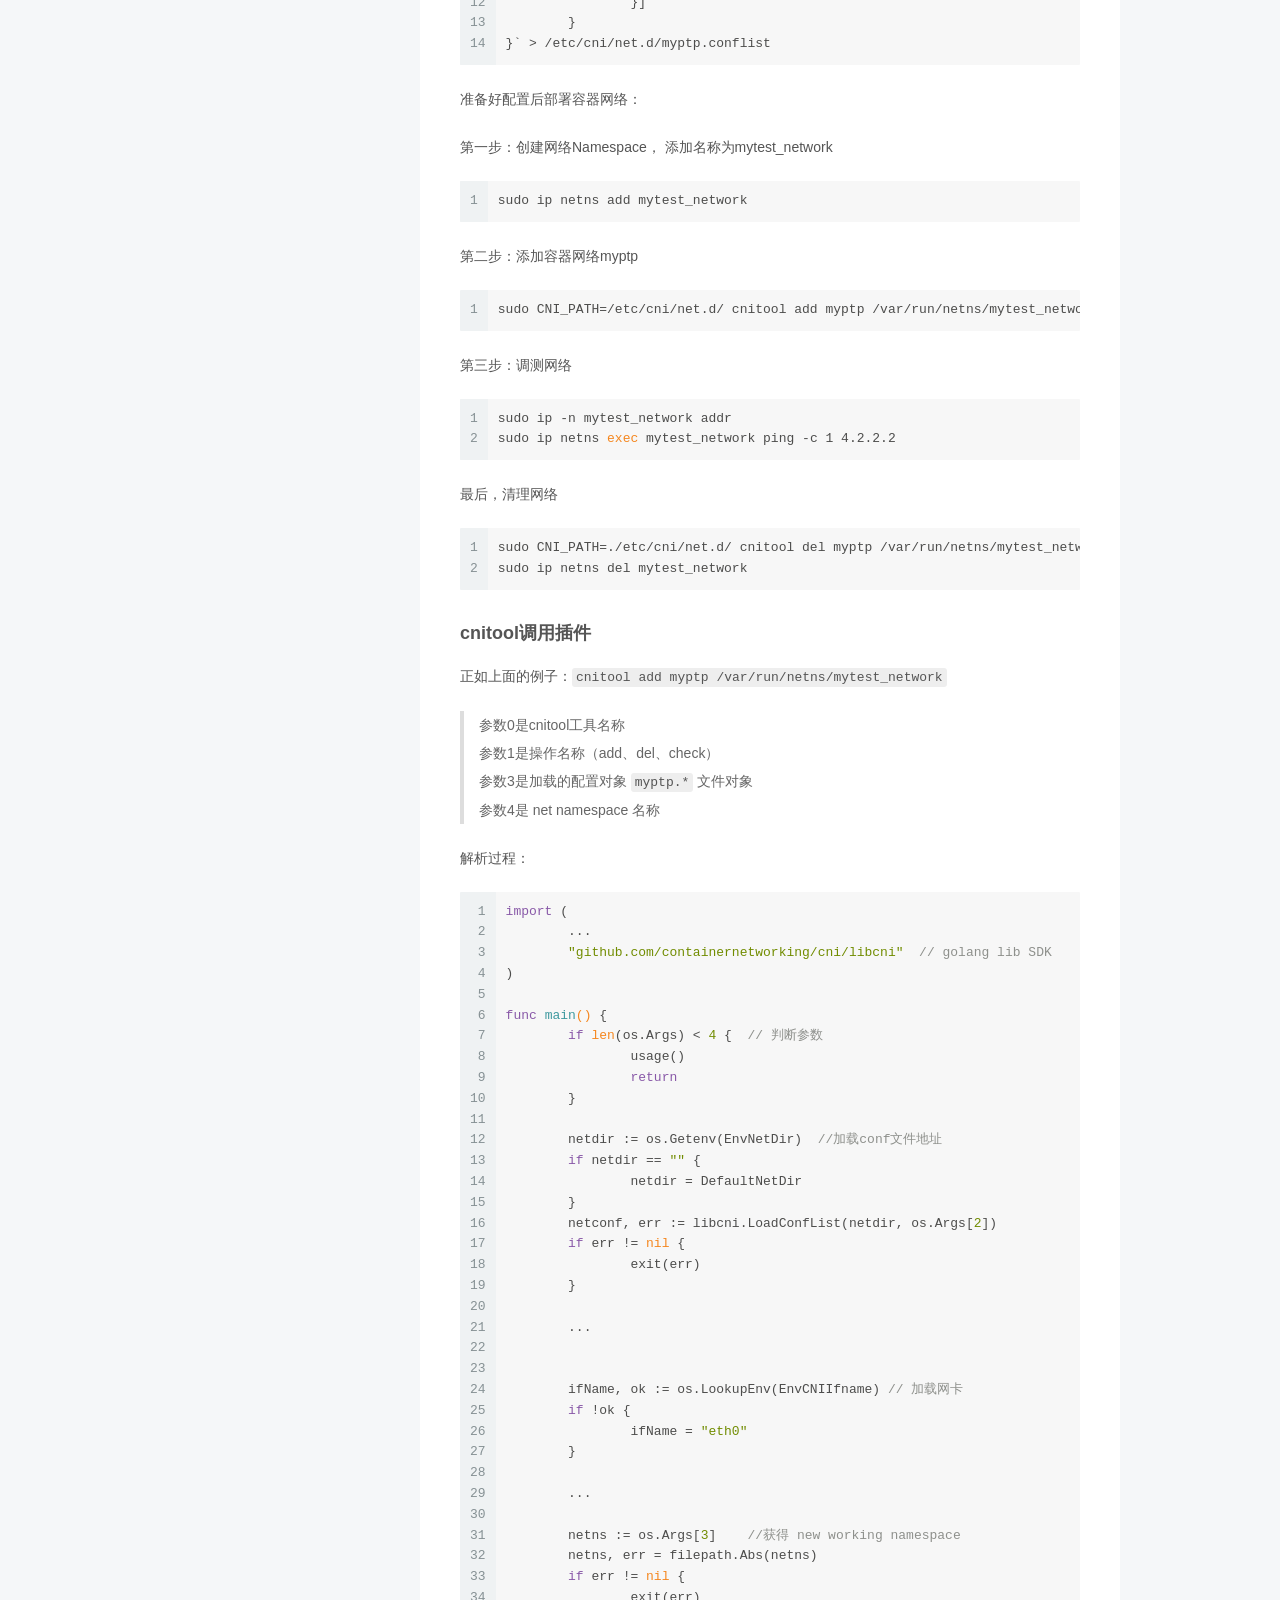
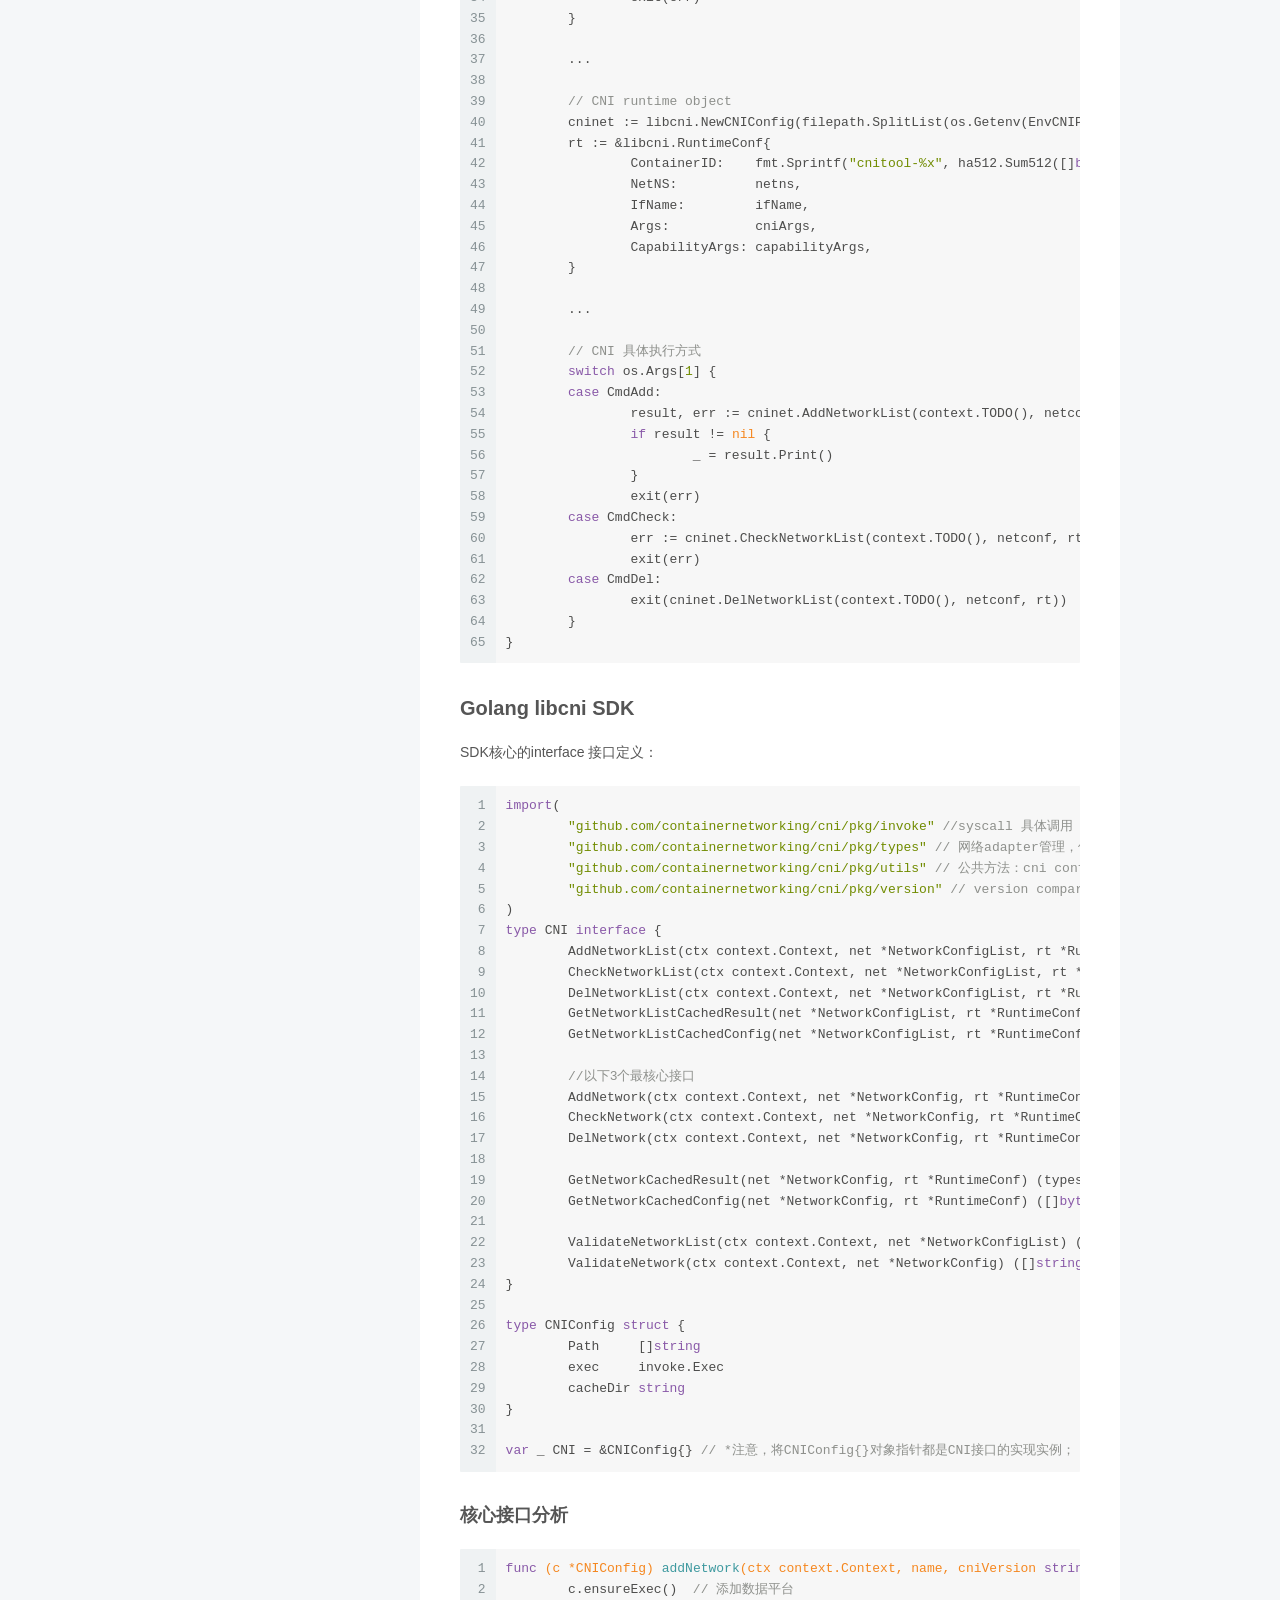
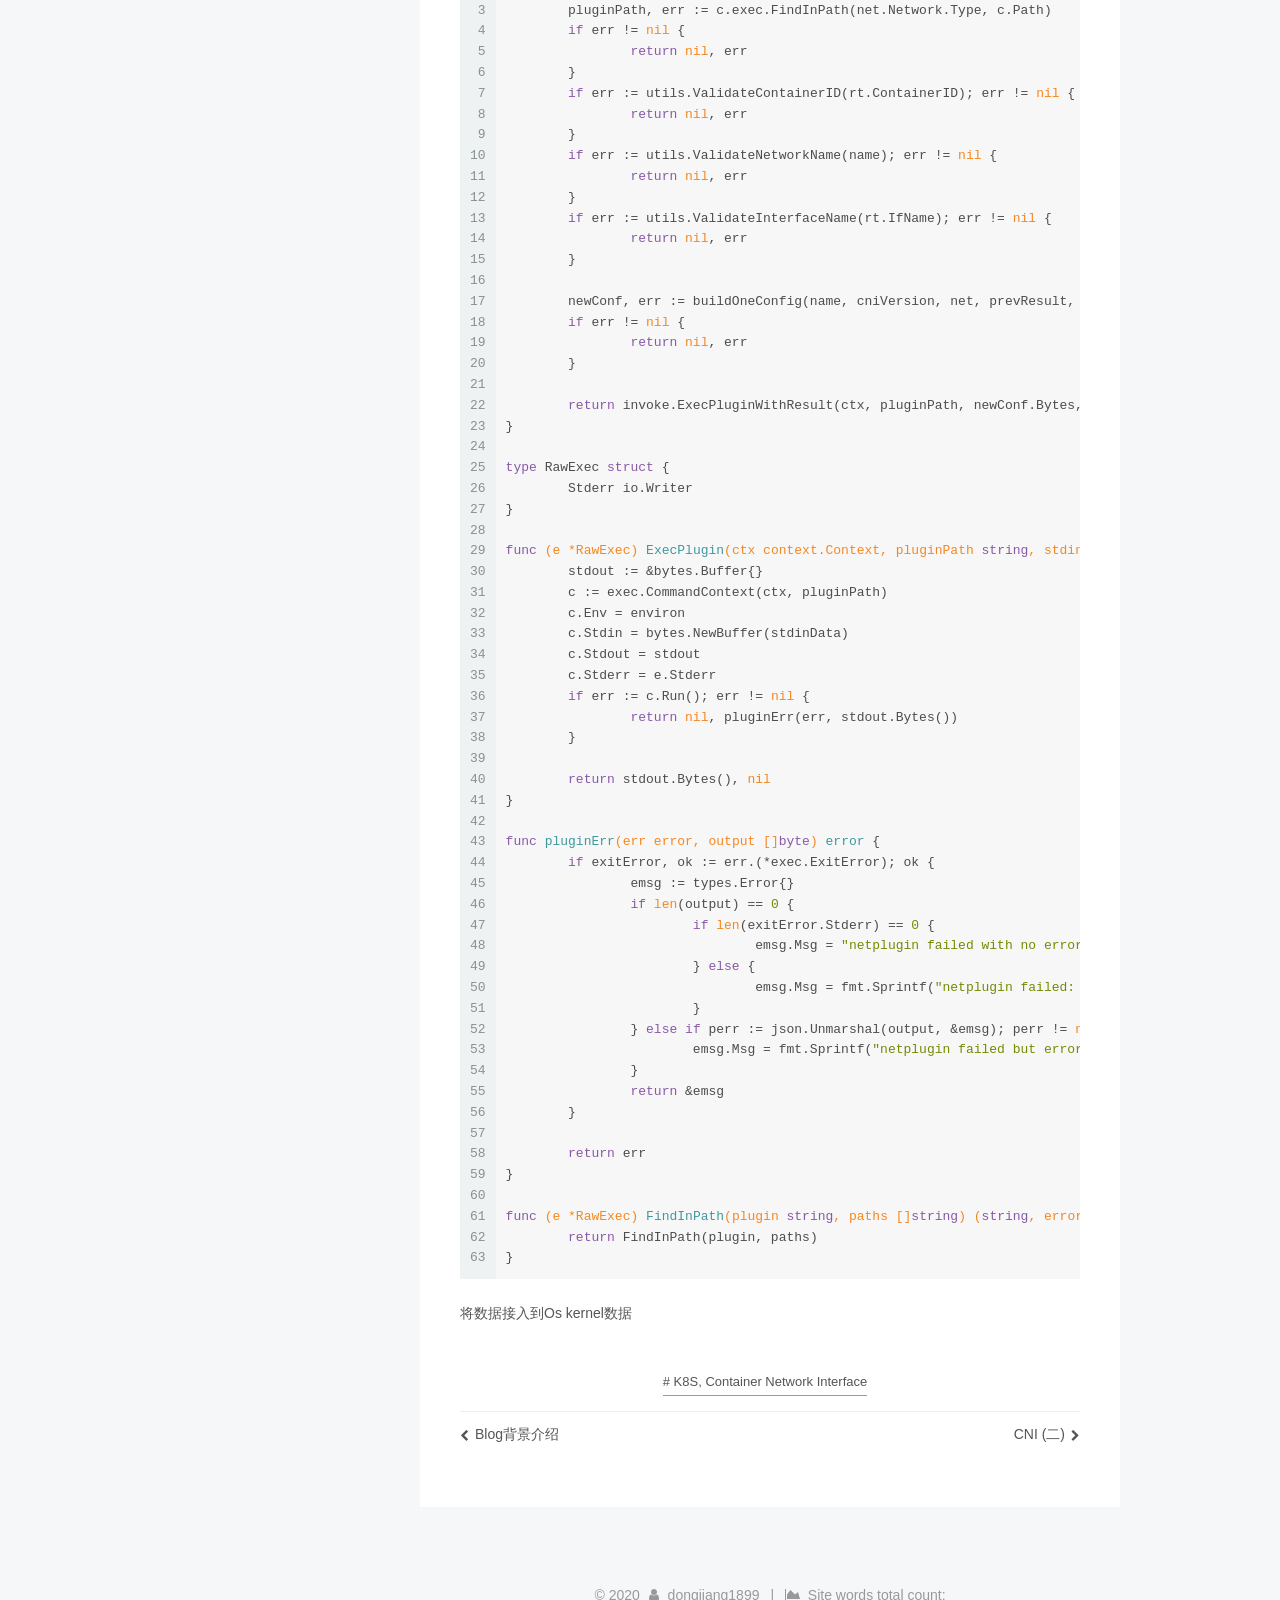
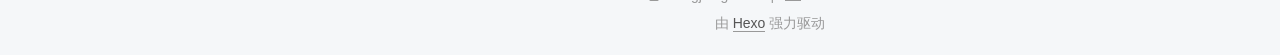
<file: 2020/01/15/CNI/index.html>
<!DOCTYPE html>



  


<html class="theme-next pisces use-motion" lang="zh-Hans">
<head>
  <meta charset="UTF-8"/>
<meta http-equiv="X-UA-Compatible" content="IE=edge" />
<meta name="viewport" content="width=device-width, initial-scale=1, maximum-scale=1"/>
<meta name="theme-color" content="#222">









<meta http-equiv="Cache-Control" content="no-transform" />
<meta http-equiv="Cache-Control" content="no-siteapp" />
















  
  
  <link href="/lib/fancybox/source/jquery.fancybox.css?v=2.1.5" rel="stylesheet" type="text/css" />







<link href="/lib/font-awesome/css/font-awesome.min.css?v=4.6.2" rel="stylesheet" type="text/css" />

<link href="/css/main.css?v=5.1.4" rel="stylesheet" type="text/css" />


  <link rel="apple-touch-icon" sizes="180x180" href="/images/apple-touch-icon-next.png?v=5.1.4">


  <link rel="icon" type="image/png" sizes="32x32" href="/images/favicon-32x32-next.png?v=5.1.4">


  <link rel="icon" type="image/png" sizes="16x16" href="/images/favicon-16x16-next.png?v=5.1.4">


  <link rel="mask-icon" href="/images/logo.svg?v=5.1.4" color="#222">





  <meta name="keywords" content="K8S, Container Network Interface," />




  


  <link rel="alternate" href="/atom.xml" title="YiShao's Blog" type="application/atom+xml" />






<meta name="description" content="Container Network Interface - networking for Linux containers">
<meta property="og:type" content="article">
<meta property="og:title" content="CNI (一)">
<meta property="og:url" content="https://dongjiang1989.github.io/2020/01/15/CNI/index.html">
<meta property="og:site_name" content="YiShao&#39;s Blog">
<meta property="og:description" content="Container Network Interface - networking for Linux containers">
<meta property="article:published_time" content="2020-01-15T02:45:57.000Z">
<meta property="article:modified_time" content="2020-01-19T07:01:23.740Z">
<meta property="article:author" content="dongjiang1899">
<meta property="article:tag" content="K8S, Container Network Interface">
<meta name="twitter:card" content="summary">



<script type="text/javascript" id="hexo.configurations">
  var NexT = window.NexT || {};
  var CONFIG = {
    root: '/',
    scheme: 'Pisces',
    version: '5.1.4',
    sidebar: {"position":"left","display":"post","offset":12,"b2t":false,"scrollpercent":false,"onmobile":false},
    fancybox: true,
    tabs: true,
    motion: {"enable":true,"async":false,"transition":{"post_block":"fadeIn","post_header":"slideDownIn","post_body":"slideDownIn","coll_header":"slideLeftIn","sidebar":"slideUpIn"}},
    duoshuo: {
      userId: '0',
      author: '博主'
    },
    algolia: {
      applicationID: '',
      apiKey: '',
      indexName: '',
      hits: {"per_page":10},
      labels: {"input_placeholder":"Search for Posts","hits_empty":"We didn't find any results for the search: ${query}","hits_stats":"${hits} results found in ${time} ms"}
    }
  };
</script>



  <link rel="canonical" href="https://dongjiang1989.github.io/2020/01/15/CNI/"/>





  <title>CNI (一) | YiShao's Blog</title>
  





  <script type="text/javascript">
    var _hmt = _hmt || [];
    (function() {
      var hm = document.createElement("script");
      hm.src = "https://hm.baidu.com/hm.js?27933c7453faaa78b496adb9ea986427";
      var s = document.getElementsByTagName("script")[0];
      s.parentNode.insertBefore(hm, s);
    })();
  </script>




<meta name="generator" content="Hexo 4.2.0"></head>

<body itemscope itemtype="http://schema.org/WebPage" lang="zh-Hans">

  
  
    
  

  <div class="container sidebar-position-left page-post-detail">
    <div class="headband"></div>

    <header id="header" class="header" itemscope itemtype="http://schema.org/WPHeader">
      <div class="header-inner"><div class="site-brand-wrapper">
  <div class="site-meta ">
    

    <div class="custom-logo-site-title">
      <a href="/"  class="brand" rel="start">
        <span class="logo-line-before"><i></i></span>
        <span class="site-title">YiShao's Blog</span>
        <span class="logo-line-after"><i></i></span>
      </a>
    </div>
      
        <p class="site-subtitle"></p>
      
  </div>

  <div class="site-nav-toggle">
    <button>
      <span class="btn-bar"></span>
      <span class="btn-bar"></span>
      <span class="btn-bar"></span>
    </button>
  </div>
</div>

<nav class="site-nav">
  

  
    <ul id="menu" class="menu">
      
        
        <li class="menu-item menu-item-home">
          <a href="/" rel="section">
            
              <i class="menu-item-icon fa fa-fw fa-home"></i> <br />
            
            首页
          </a>
        </li>
      
        
        <li class="menu-item menu-item-about">
          <a href="/about/" rel="section">
            
              <i class="menu-item-icon fa fa-fw fa-user"></i> <br />
            
            关于
          </a>
        </li>
      
        
        <li class="menu-item menu-item-tags">
          <a href="/tags/" rel="section">
            
              <i class="menu-item-icon fa fa-fw fa-tags"></i> <br />
            
            标签
          </a>
        </li>
      
        
        <li class="menu-item menu-item-categories">
          <a href="/categories/" rel="section">
            
              <i class="menu-item-icon fa fa-fw fa-th"></i> <br />
            
            分类
          </a>
        </li>
      
        
        <li class="menu-item menu-item-archives">
          <a href="/archives/" rel="section">
            
              <i class="menu-item-icon fa fa-fw fa-archive"></i> <br />
            
            归档
          </a>
        </li>
      
        
        <li class="menu-item menu-item-schedule">
          <a href="/schedule/" rel="section">
            
              <i class="menu-item-icon fa fa-fw fa-calendar"></i> <br />
            
            日程表
          </a>
        </li>
      
        
        <li class="menu-item menu-item-sitemap">
          <a href="/sitemap.xml" rel="section">
            
              <i class="menu-item-icon fa fa-fw fa-sitemap"></i> <br />
            
            站点地图
          </a>
        </li>
      

      
    </ul>
  

  
</nav>



 </div>
    </header>

    <main id="main" class="main">
      <div class="main-inner">
        <div class="content-wrap">
          <div id="content" class="content">
            

  <div id="posts" class="posts-expand">
    

  

  
  
  

  <article class="post post-type-normal" itemscope itemtype="http://schema.org/Article">
  
  
  
  <div class="post-block">
    <link itemprop="mainEntityOfPage" href="https://dongjiang1989.github.io/2020/01/15/CNI/">

    <span hidden itemprop="author" itemscope itemtype="http://schema.org/Person">
      <meta itemprop="name" content="dongjiang1899">
      <meta itemprop="description" content="">
      <meta itemprop="image" content="/images/avatar.gif">
    </span>

    <span hidden itemprop="publisher" itemscope itemtype="http://schema.org/Organization">
      <meta itemprop="name" content="YiShao's Blog">
    </span>

    
      <header class="post-header">

        
        
          <h1 class="post-title" itemprop="name headline">CNI (一)</h1>
        

        <div class="post-meta">
          <span class="post-time">
            
              <span class="post-meta-item-icon">
                <i class="fa fa-calendar-o"></i>
              </span>
              
                <span class="post-meta-item-text">发表于</span>
              
              <time title="创建于" itemprop="dateCreated datePublished" datetime="2020-01-15T10:45:57+08:00">
                2020-01-15
              </time>
            

            

            
          </span>

          

          
            
          

          
          

          

          
            <div class="post-wordcount">
              
                
                <span class="post-meta-item-icon">
                  <i class="fa fa-file-word-o"></i>
                </span>
                
                  <span class="post-meta-item-text">字数统计&#58;</span>
                
                <span title="字数统计">
                  
                </span>
              

              
                <span class="post-meta-divider">|</span>
              

              
                <span class="post-meta-item-icon">
                  <i class="fa fa-clock-o"></i>
                </span>
                
                  <span class="post-meta-item-text">阅读时长 &asymp;</span>
                
                <span title="阅读时长">
                  
                </span>
              
            </div>
          

          
              <div class="post-description">
                  Container Network Interface - networking for Linux containers
              </div>
          

        </div>
      </header>
    

    
    
    
    <div class="post-body" itemprop="articleBody">

      
      

      
        <h1 id="CNI（第一篇）"><a href="#CNI（第一篇）" class="headerlink" title="CNI（第一篇）"></a>CNI（第一篇）</h1><h2 id="介绍"><a href="#介绍" class="headerlink" title="介绍"></a>介绍</h2><p>CNI（容器网络接口）是一个规范和库，用于编写用于在Linux容器中配置网络接口的插件以及许多受支持的插件组成。</p>
<p>CNI包括几部分： </p>
<blockquote>
<p>golang SDK Lib, 用于集成实现网络通信接口；</p>
</blockquote>
<blockquote>
<p>Template，用于生成自定义的CNI插件，标准代码工程；</p>
</blockquote>
<blockquote>
<p>标准Document，包括社区公约、描述、roadmaps、milestone等</p>
</blockquote>
<h2 id="使用方式"><a href="#使用方式" class="headerlink" title="使用方式"></a>使用方式</h2><h3 id="cnitool-介绍"><a href="#cnitool-介绍" class="headerlink" title="cnitool 介绍"></a>cnitool 介绍</h3><p>cnitool是将已经编译完成的的容器网络插件Adapter，添加到VM中或者PM中。</p>
<figure class="highlight golang"><table><tr><td class="gutter"><pre><span class="line">1</span><br><span class="line">2</span><br><span class="line">3</span><br><span class="line">4</span><br><span class="line">5</span><br><span class="line">6</span><br><span class="line">7</span><br><span class="line">8</span><br><span class="line">9</span><br><span class="line">10</span><br><span class="line">11</span><br><span class="line">12</span><br><span class="line">13</span><br><span class="line">14</span><br></pre></td><td class="code"><pre><span class="line"><span class="keyword">const</span> (</span><br><span class="line">	EnvCNIPath        = <span class="string">"CNI_PATH"</span>   <span class="comment">//CNI Adapter bin文件路径（bin的编译需要去掉cgo）</span></span><br><span class="line">	EnvNetDir         = <span class="string">"NETCONFPATH"</span>  <span class="comment">//部署（添加、删除、检查）adapter需要的json配置文件路径</span></span><br><span class="line">	EnvCapabilityArgs = <span class="string">"CAP_ARGS"</span>  <span class="comment">// CAP 参数</span></span><br><span class="line">	EnvCNIArgs        = <span class="string">"CNI_ARGS"</span>  <span class="comment">// adapter 外部传递的参数，一般不用，将args放在json文件中</span></span><br><span class="line">	EnvCNIIfname      = <span class="string">"CNI_IFNAME"</span>  <span class="comment">// 设置的容器网卡名称，如eth0</span></span><br><span class="line"></span><br><span class="line">	DefaultNetDir = <span class="string">"/etc/cni/net.d"</span> <span class="comment">// 默认CNI 插件路径</span></span><br><span class="line"></span><br><span class="line">	<span class="comment">// 以下部分是 插件 添加方式</span></span><br><span class="line">	CmdAdd   = <span class="string">"add"</span></span><br><span class="line">	CmdCheck = <span class="string">"check"</span></span><br><span class="line">	CmdDel   = <span class="string">"del"</span></span><br><span class="line">)</span><br></pre></td></tr></table></figure>

<h3 id="插件使用"><a href="#插件使用" class="headerlink" title="插件使用"></a>插件使用</h3><p>准备二进制插件：</p>
<figure class="highlight bash"><table><tr><td class="gutter"><pre><span class="line">1</span><br><span class="line">2</span><br></pre></td><td class="code"><pre><span class="line">go get github.com/containernetworking/plugins</span><br><span class="line">go build ptp -o myptp</span><br></pre></td></tr></table></figure>


<p>准备网络配置：</p>
<figure class="highlight bash"><table><tr><td class="gutter"><pre><span class="line">1</span><br><span class="line">2</span><br><span class="line">3</span><br><span class="line">4</span><br><span class="line">5</span><br><span class="line">6</span><br><span class="line">7</span><br><span class="line">8</span><br><span class="line">9</span><br><span class="line">10</span><br><span class="line">11</span><br><span class="line">12</span><br><span class="line">13</span><br><span class="line">14</span><br></pre></td><td class="code"><pre><span class="line"><span class="built_in">echo</span> `</span><br><span class="line">&#123;</span><br><span class="line">	<span class="string">"cniVersion"</span>: <span class="string">"0.4.0"</span>,</span><br><span class="line">	<span class="string">"name"</span>: <span class="string">"myptp"</span>,</span><br><span class="line">	<span class="string">"type"</span>: <span class="string">"ptp"</span>,  //veth pair</span><br><span class="line">	<span class="string">"ipMasq"</span>: <span class="literal">true</span>,</span><br><span class="line">	<span class="string">"ipam"</span>: &#123;</span><br><span class="line">		<span class="string">"type"</span>: <span class="string">"host-local"</span>,</span><br><span class="line">		<span class="string">"subnet"</span>: <span class="string">"172.16.29.0/24"</span>,</span><br><span class="line">		<span class="string">"routes"</span>: [&#123;</span><br><span class="line">			<span class="string">"dst"</span>: <span class="string">"0.0.0.0/0"</span></span><br><span class="line">		&#125;]</span><br><span class="line">	&#125;</span><br><span class="line">&#125;` &gt; /etc/cni/net.d/myptp.conflist</span><br></pre></td></tr></table></figure>

<p>准备好配置后部署容器网络：</p>
<p>第一步：创建网络Namespace， 添加名称为mytest_network</p>
<figure class="highlight bash"><table><tr><td class="gutter"><pre><span class="line">1</span><br></pre></td><td class="code"><pre><span class="line">sudo ip netns add mytest_network</span><br></pre></td></tr></table></figure>

<p>第二步：添加容器网络myptp</p>
<figure class="highlight bash"><table><tr><td class="gutter"><pre><span class="line">1</span><br></pre></td><td class="code"><pre><span class="line">sudo CNI_PATH=/etc/cni/net.d/ cnitool add myptp /var/run/netns/mytest_network</span><br></pre></td></tr></table></figure>

<p>第三步：调测网络</p>
<figure class="highlight bash"><table><tr><td class="gutter"><pre><span class="line">1</span><br><span class="line">2</span><br></pre></td><td class="code"><pre><span class="line">sudo ip -n mytest_network addr</span><br><span class="line">sudo ip netns <span class="built_in">exec</span> mytest_network ping -c 1 4.2.2.2</span><br></pre></td></tr></table></figure>

<p>最后，清理网络</p>
<figure class="highlight bash"><table><tr><td class="gutter"><pre><span class="line">1</span><br><span class="line">2</span><br></pre></td><td class="code"><pre><span class="line">sudo CNI_PATH=./etc/cni/net.d/ cnitool del myptp /var/run/netns/mytest_network</span><br><span class="line">sudo ip netns del mytest_network</span><br></pre></td></tr></table></figure>

<h3 id="cnitool调用插件"><a href="#cnitool调用插件" class="headerlink" title="cnitool调用插件"></a>cnitool调用插件</h3><p>正如上面的例子：<code>cnitool add myptp /var/run/netns/mytest_network</code></p>
<blockquote>
<p>参数0是cnitool工具名称<br>参数1是操作名称（add、del、check）<br>参数3是加载的配置对象 <code>myptp.*</code> 文件对象<br>参数4是 net namespace 名称</p>
</blockquote>
<p>解析过程：</p>
<figure class="highlight golang"><table><tr><td class="gutter"><pre><span class="line">1</span><br><span class="line">2</span><br><span class="line">3</span><br><span class="line">4</span><br><span class="line">5</span><br><span class="line">6</span><br><span class="line">7</span><br><span class="line">8</span><br><span class="line">9</span><br><span class="line">10</span><br><span class="line">11</span><br><span class="line">12</span><br><span class="line">13</span><br><span class="line">14</span><br><span class="line">15</span><br><span class="line">16</span><br><span class="line">17</span><br><span class="line">18</span><br><span class="line">19</span><br><span class="line">20</span><br><span class="line">21</span><br><span class="line">22</span><br><span class="line">23</span><br><span class="line">24</span><br><span class="line">25</span><br><span class="line">26</span><br><span class="line">27</span><br><span class="line">28</span><br><span class="line">29</span><br><span class="line">30</span><br><span class="line">31</span><br><span class="line">32</span><br><span class="line">33</span><br><span class="line">34</span><br><span class="line">35</span><br><span class="line">36</span><br><span class="line">37</span><br><span class="line">38</span><br><span class="line">39</span><br><span class="line">40</span><br><span class="line">41</span><br><span class="line">42</span><br><span class="line">43</span><br><span class="line">44</span><br><span class="line">45</span><br><span class="line">46</span><br><span class="line">47</span><br><span class="line">48</span><br><span class="line">49</span><br><span class="line">50</span><br><span class="line">51</span><br><span class="line">52</span><br><span class="line">53</span><br><span class="line">54</span><br><span class="line">55</span><br><span class="line">56</span><br><span class="line">57</span><br><span class="line">58</span><br><span class="line">59</span><br><span class="line">60</span><br><span class="line">61</span><br><span class="line">62</span><br><span class="line">63</span><br><span class="line">64</span><br><span class="line">65</span><br></pre></td><td class="code"><pre><span class="line"><span class="keyword">import</span> (</span><br><span class="line">	...</span><br><span class="line">	<span class="string">"github.com/containernetworking/cni/libcni"</span>  <span class="comment">// golang lib SDK</span></span><br><span class="line">)</span><br><span class="line"></span><br><span class="line"><span class="function"><span class="keyword">func</span> <span class="title">main</span><span class="params">()</span></span> &#123;</span><br><span class="line">	<span class="keyword">if</span> <span class="built_in">len</span>(os.Args) &lt; <span class="number">4</span> &#123;  <span class="comment">// 判断参数</span></span><br><span class="line">		usage()</span><br><span class="line">		<span class="keyword">return</span></span><br><span class="line">	&#125;</span><br><span class="line"></span><br><span class="line">	netdir := os.Getenv(EnvNetDir)  <span class="comment">//加载conf文件地址</span></span><br><span class="line">	<span class="keyword">if</span> netdir == <span class="string">""</span> &#123;</span><br><span class="line">		netdir = DefaultNetDir</span><br><span class="line">	&#125;</span><br><span class="line">	netconf, err := libcni.LoadConfList(netdir, os.Args[<span class="number">2</span>])</span><br><span class="line">	<span class="keyword">if</span> err != <span class="literal">nil</span> &#123;</span><br><span class="line">		exit(err)</span><br><span class="line">	&#125;</span><br><span class="line"></span><br><span class="line">	... </span><br><span class="line"></span><br><span class="line"></span><br><span class="line">	ifName, ok := os.LookupEnv(EnvCNIIfname) <span class="comment">// 加载网卡</span></span><br><span class="line">	<span class="keyword">if</span> !ok &#123;</span><br><span class="line">		ifName = <span class="string">"eth0"</span></span><br><span class="line">	&#125;</span><br><span class="line"></span><br><span class="line">	...</span><br><span class="line"></span><br><span class="line">	netns := os.Args[<span class="number">3</span>]    <span class="comment">//获得 new working namespace</span></span><br><span class="line">	netns, err = filepath.Abs(netns)</span><br><span class="line">	<span class="keyword">if</span> err != <span class="literal">nil</span> &#123;</span><br><span class="line">		exit(err)</span><br><span class="line">	&#125;</span><br><span class="line"></span><br><span class="line">	...</span><br><span class="line"></span><br><span class="line">	<span class="comment">// CNI runtime object</span></span><br><span class="line">	cninet := libcni.NewCNIConfig(filepath.SplitList(os.Getenv(EnvCNIPath)), <span class="literal">nil</span>)</span><br><span class="line">	rt := &amp;libcni.RuntimeConf&#123;</span><br><span class="line">		ContainerID:    fmt.Sprintf(<span class="string">"cnitool-%x"</span>, ha512.Sum512([]<span class="keyword">byte</span>(netns))[:<span class="number">10</span>]),</span><br><span class="line">		NetNS:          netns,</span><br><span class="line">		IfName:         ifName,</span><br><span class="line">		Args:           cniArgs,</span><br><span class="line">		CapabilityArgs: capabilityArgs,</span><br><span class="line">	&#125;</span><br><span class="line"></span><br><span class="line">	...</span><br><span class="line"></span><br><span class="line">	<span class="comment">// CNI 具体执行方式</span></span><br><span class="line">	<span class="keyword">switch</span> os.Args[<span class="number">1</span>] &#123;</span><br><span class="line">	<span class="keyword">case</span> CmdAdd:</span><br><span class="line">		result, err := cninet.AddNetworkList(context.TODO(), netconf, rt)</span><br><span class="line">		<span class="keyword">if</span> result != <span class="literal">nil</span> &#123;</span><br><span class="line">			_ = result.Print()</span><br><span class="line">		&#125;</span><br><span class="line">		exit(err)</span><br><span class="line">	<span class="keyword">case</span> CmdCheck:</span><br><span class="line">		err := cninet.CheckNetworkList(context.TODO(), netconf, rt)</span><br><span class="line">		exit(err)</span><br><span class="line">	<span class="keyword">case</span> CmdDel:</span><br><span class="line">		exit(cninet.DelNetworkList(context.TODO(), netconf, rt))</span><br><span class="line">	&#125;</span><br><span class="line">&#125;</span><br></pre></td></tr></table></figure>

<h2 id="Golang-libcni-SDK"><a href="#Golang-libcni-SDK" class="headerlink" title="Golang libcni SDK"></a>Golang libcni SDK</h2><p>SDK核心的interface 接口定义：</p>
<figure class="highlight golang"><table><tr><td class="gutter"><pre><span class="line">1</span><br><span class="line">2</span><br><span class="line">3</span><br><span class="line">4</span><br><span class="line">5</span><br><span class="line">6</span><br><span class="line">7</span><br><span class="line">8</span><br><span class="line">9</span><br><span class="line">10</span><br><span class="line">11</span><br><span class="line">12</span><br><span class="line">13</span><br><span class="line">14</span><br><span class="line">15</span><br><span class="line">16</span><br><span class="line">17</span><br><span class="line">18</span><br><span class="line">19</span><br><span class="line">20</span><br><span class="line">21</span><br><span class="line">22</span><br><span class="line">23</span><br><span class="line">24</span><br><span class="line">25</span><br><span class="line">26</span><br><span class="line">27</span><br><span class="line">28</span><br><span class="line">29</span><br><span class="line">30</span><br><span class="line">31</span><br><span class="line">32</span><br></pre></td><td class="code"><pre><span class="line"><span class="keyword">import</span>(</span><br><span class="line">	<span class="string">"github.com/containernetworking/cni/pkg/invoke"</span> <span class="comment">//syscall 具体调用</span></span><br><span class="line">	<span class="string">"github.com/containernetworking/cni/pkg/types"</span> <span class="comment">// 网络adapter管理，使用Plugin Chains模型进行关联</span></span><br><span class="line">	<span class="string">"github.com/containernetworking/cni/pkg/utils"</span> <span class="comment">// 公共方法：cni conf file中各个字段ValidCheck</span></span><br><span class="line">	<span class="string">"github.com/containernetworking/cni/pkg/version"</span> <span class="comment">// version compare相关: 0.2.x以下版本兼容；0.3.x 和 现在的0.4.x 版本兼容</span></span><br><span class="line">)</span><br><span class="line"><span class="keyword">type</span> CNI <span class="keyword">interface</span> &#123;</span><br><span class="line">	AddNetworkList(ctx context.Context, net *NetworkConfigList, rt *RuntimeConf) (types.Result, error)</span><br><span class="line">	CheckNetworkList(ctx context.Context, net *NetworkConfigList, rt *RuntimeConf) error</span><br><span class="line">	DelNetworkList(ctx context.Context, net *NetworkConfigList, rt *RuntimeConf) error</span><br><span class="line">	GetNetworkListCachedResult(net *NetworkConfigList, rt *RuntimeConf) (types.Result, error)</span><br><span class="line">	GetNetworkListCachedConfig(net *NetworkConfigList, rt *RuntimeConf) ([]<span class="keyword">byte</span>, *RuntimeConf, error)</span><br><span class="line"></span><br><span class="line">	<span class="comment">//以下3个最核心接口</span></span><br><span class="line">	AddNetwork(ctx context.Context, net *NetworkConfig, rt *RuntimeConf) (types.Result, error)</span><br><span class="line">	CheckNetwork(ctx context.Context, net *NetworkConfig, rt *RuntimeConf) error</span><br><span class="line">	DelNetwork(ctx context.Context, net *NetworkConfig, rt *RuntimeConf) error</span><br><span class="line"></span><br><span class="line">	GetNetworkCachedResult(net *NetworkConfig, rt *RuntimeConf) (types.Result, error)</span><br><span class="line">	GetNetworkCachedConfig(net *NetworkConfig, rt *RuntimeConf) ([]<span class="keyword">byte</span>, *RuntimeConf, error)</span><br><span class="line"></span><br><span class="line">	ValidateNetworkList(ctx context.Context, net *NetworkConfigList) ([]<span class="keyword">string</span>, error)</span><br><span class="line">	ValidateNetwork(ctx context.Context, net *NetworkConfig) ([]<span class="keyword">string</span>, error)</span><br><span class="line">&#125;</span><br><span class="line"></span><br><span class="line"><span class="keyword">type</span> CNIConfig <span class="keyword">struct</span> &#123;</span><br><span class="line">	Path     []<span class="keyword">string</span></span><br><span class="line">	exec     invoke.Exec</span><br><span class="line">	cacheDir <span class="keyword">string</span></span><br><span class="line">&#125;</span><br><span class="line"></span><br><span class="line"><span class="keyword">var</span> _ CNI = &amp;CNIConfig&#123;&#125; <span class="comment">// *注意，将CNIConfig&#123;&#125;对象指针都是CNI接口的实现实例；</span></span><br></pre></td></tr></table></figure>

<h3 id="核心接口分析"><a href="#核心接口分析" class="headerlink" title="核心接口分析"></a>核心接口分析</h3><figure class="highlight golang"><table><tr><td class="gutter"><pre><span class="line">1</span><br><span class="line">2</span><br><span class="line">3</span><br><span class="line">4</span><br><span class="line">5</span><br><span class="line">6</span><br><span class="line">7</span><br><span class="line">8</span><br><span class="line">9</span><br><span class="line">10</span><br><span class="line">11</span><br><span class="line">12</span><br><span class="line">13</span><br><span class="line">14</span><br><span class="line">15</span><br><span class="line">16</span><br><span class="line">17</span><br><span class="line">18</span><br><span class="line">19</span><br><span class="line">20</span><br><span class="line">21</span><br><span class="line">22</span><br><span class="line">23</span><br><span class="line">24</span><br><span class="line">25</span><br><span class="line">26</span><br><span class="line">27</span><br><span class="line">28</span><br><span class="line">29</span><br><span class="line">30</span><br><span class="line">31</span><br><span class="line">32</span><br><span class="line">33</span><br><span class="line">34</span><br><span class="line">35</span><br><span class="line">36</span><br><span class="line">37</span><br><span class="line">38</span><br><span class="line">39</span><br><span class="line">40</span><br><span class="line">41</span><br><span class="line">42</span><br><span class="line">43</span><br><span class="line">44</span><br><span class="line">45</span><br><span class="line">46</span><br><span class="line">47</span><br><span class="line">48</span><br><span class="line">49</span><br><span class="line">50</span><br><span class="line">51</span><br><span class="line">52</span><br><span class="line">53</span><br><span class="line">54</span><br><span class="line">55</span><br><span class="line">56</span><br><span class="line">57</span><br><span class="line">58</span><br><span class="line">59</span><br><span class="line">60</span><br><span class="line">61</span><br><span class="line">62</span><br><span class="line">63</span><br></pre></td><td class="code"><pre><span class="line"><span class="function"><span class="keyword">func</span> <span class="params">(c *CNIConfig)</span> <span class="title">addNetwork</span><span class="params">(ctx context.Context, name, cniVersion <span class="keyword">string</span>, net *NetworkConfig, prevResult types.Result, rt *RuntimeConf)</span> <span class="params">(types.Result, error)</span></span> &#123;</span><br><span class="line">	c.ensureExec()  <span class="comment">// 添加数据平台</span></span><br><span class="line">	pluginPath, err := c.exec.FindInPath(net.Network.Type, c.Path)</span><br><span class="line">	<span class="keyword">if</span> err != <span class="literal">nil</span> &#123;</span><br><span class="line">		<span class="keyword">return</span> <span class="literal">nil</span>, err</span><br><span class="line">	&#125;</span><br><span class="line">	<span class="keyword">if</span> err := utils.ValidateContainerID(rt.ContainerID); err != <span class="literal">nil</span> &#123;</span><br><span class="line">		<span class="keyword">return</span> <span class="literal">nil</span>, err</span><br><span class="line">	&#125;</span><br><span class="line">	<span class="keyword">if</span> err := utils.ValidateNetworkName(name); err != <span class="literal">nil</span> &#123;</span><br><span class="line">		<span class="keyword">return</span> <span class="literal">nil</span>, err</span><br><span class="line">	&#125;</span><br><span class="line">	<span class="keyword">if</span> err := utils.ValidateInterfaceName(rt.IfName); err != <span class="literal">nil</span> &#123;</span><br><span class="line">		<span class="keyword">return</span> <span class="literal">nil</span>, err</span><br><span class="line">	&#125;</span><br><span class="line"></span><br><span class="line">	newConf, err := buildOneConfig(name, cniVersion, net, prevResult, rt)</span><br><span class="line">	<span class="keyword">if</span> err != <span class="literal">nil</span> &#123;</span><br><span class="line">		<span class="keyword">return</span> <span class="literal">nil</span>, err</span><br><span class="line">	&#125;</span><br><span class="line"></span><br><span class="line">	<span class="keyword">return</span> invoke.ExecPluginWithResult(ctx, pluginPath, newConf.Bytes, c.args(<span class="string">"ADD"</span>, rt), c.exec) <span class="comment">//执行了Plugin 注入os.Exec</span></span><br><span class="line">&#125;</span><br><span class="line"></span><br><span class="line"><span class="keyword">type</span> RawExec <span class="keyword">struct</span> &#123;</span><br><span class="line">	Stderr io.Writer</span><br><span class="line">&#125;</span><br><span class="line"></span><br><span class="line"><span class="function"><span class="keyword">func</span> <span class="params">(e *RawExec)</span> <span class="title">ExecPlugin</span><span class="params">(ctx context.Context, pluginPath <span class="keyword">string</span>, stdinData []<span class="keyword">byte</span>, environ []<span class="keyword">string</span>)</span> <span class="params">([]<span class="keyword">byte</span>, error)</span></span> &#123;</span><br><span class="line">	stdout := &amp;bytes.Buffer&#123;&#125;</span><br><span class="line">	c := exec.CommandContext(ctx, pluginPath)</span><br><span class="line">	c.Env = environ</span><br><span class="line">	c.Stdin = bytes.NewBuffer(stdinData)</span><br><span class="line">	c.Stdout = stdout</span><br><span class="line">	c.Stderr = e.Stderr</span><br><span class="line">	<span class="keyword">if</span> err := c.Run(); err != <span class="literal">nil</span> &#123;</span><br><span class="line">		<span class="keyword">return</span> <span class="literal">nil</span>, pluginErr(err, stdout.Bytes())</span><br><span class="line">	&#125;</span><br><span class="line"></span><br><span class="line">	<span class="keyword">return</span> stdout.Bytes(), <span class="literal">nil</span></span><br><span class="line">&#125;</span><br><span class="line"></span><br><span class="line"><span class="function"><span class="keyword">func</span> <span class="title">pluginErr</span><span class="params">(err error, output []<span class="keyword">byte</span>)</span> <span class="title">error</span></span> &#123;</span><br><span class="line">	<span class="keyword">if</span> exitError, ok := err.(*exec.ExitError); ok &#123;</span><br><span class="line">		emsg := types.Error&#123;&#125;</span><br><span class="line">		<span class="keyword">if</span> <span class="built_in">len</span>(output) == <span class="number">0</span> &#123;</span><br><span class="line">			<span class="keyword">if</span> <span class="built_in">len</span>(exitError.Stderr) == <span class="number">0</span> &#123;</span><br><span class="line">				emsg.Msg = <span class="string">"netplugin failed with no error message"</span></span><br><span class="line">			&#125; <span class="keyword">else</span> &#123;</span><br><span class="line">				emsg.Msg = fmt.Sprintf(<span class="string">"netplugin failed: %q"</span>, <span class="keyword">string</span>(exitError.Stderr))</span><br><span class="line">			&#125;</span><br><span class="line">		&#125; <span class="keyword">else</span> <span class="keyword">if</span> perr := json.Unmarshal(output, &amp;emsg); perr != <span class="literal">nil</span> &#123;</span><br><span class="line">			emsg.Msg = fmt.Sprintf(<span class="string">"netplugin failed but error parsing its diagnostic message %q: %v"</span>, <span class="keyword">string</span>(output), perr)</span><br><span class="line">		&#125;</span><br><span class="line">		<span class="keyword">return</span> &amp;emsg</span><br><span class="line">	&#125;</span><br><span class="line"></span><br><span class="line">	<span class="keyword">return</span> err</span><br><span class="line">&#125;</span><br><span class="line"></span><br><span class="line"><span class="function"><span class="keyword">func</span> <span class="params">(e *RawExec)</span> <span class="title">FindInPath</span><span class="params">(plugin <span class="keyword">string</span>, paths []<span class="keyword">string</span>)</span> <span class="params">(<span class="keyword">string</span>, error)</span></span> &#123;</span><br><span class="line">	<span class="keyword">return</span> FindInPath(plugin, paths)</span><br><span class="line">&#125;</span><br></pre></td></tr></table></figure>

<p>将数据接入到Os kernel数据</p>

      
    </div>
    
    
    

    

    

    

    <footer class="post-footer">
      
        <div class="post-tags">
          
            <a href="/tags/K8S-Container-Network-Interface/" rel="tag"># K8S, Container Network Interface</a>
          
        </div>
      

      
      
      

      
        <div class="post-nav">
          <div class="post-nav-next post-nav-item">
            
              <a href="/2020/01/14/common/" rel="next" title="Blog背景介绍">
                <i class="fa fa-chevron-left"></i> Blog背景介绍
              </a>
            
          </div>

          <span class="post-nav-divider"></span>

          <div class="post-nav-prev post-nav-item">
            
              <a href="/2020/01/19/CNI1/" rel="prev" title="CNI (二)">
                CNI (二) <i class="fa fa-chevron-right"></i>
              </a>
            
          </div>
        </div>
      

      
      
    </footer>
  </div>
  
  
  
  </article>



    <div class="post-spread">
      
    </div>
  </div>


          </div>
          


          

  



        </div>
        
          
  
  <div class="sidebar-toggle">
    <div class="sidebar-toggle-line-wrap">
      <span class="sidebar-toggle-line sidebar-toggle-line-first"></span>
      <span class="sidebar-toggle-line sidebar-toggle-line-middle"></span>
      <span class="sidebar-toggle-line sidebar-toggle-line-last"></span>
    </div>
  </div>

  <aside id="sidebar" class="sidebar">
    
    <div class="sidebar-inner">

      

      
        <ul class="sidebar-nav motion-element">
          <li class="sidebar-nav-toc sidebar-nav-active" data-target="post-toc-wrap">
            文章目录
          </li>
          <li class="sidebar-nav-overview" data-target="site-overview-wrap">
            站点概览
          </li>
        </ul>
      

      <section class="site-overview-wrap sidebar-panel">
        <div class="site-overview">
          <div class="site-author motion-element" itemprop="author" itemscope itemtype="http://schema.org/Person">
            
              <p class="site-author-name" itemprop="name">dongjiang1899</p>
              <p class="site-description motion-element" itemprop="description"></p>
          </div>

          <nav class="site-state motion-element">

            
              <div class="site-state-item site-state-posts">
              
                <a href="/archives/%7C%7C%20archive">
              
                  <span class="site-state-item-count">3</span>
                  <span class="site-state-item-name">日志</span>
                </a>
              </div>
            

            

            
              
              
              <div class="site-state-item site-state-tags">
                
                  <span class="site-state-item-count">1</span>
                  <span class="site-state-item-name">标签</span>
                
              </div>
            

          </nav>

          
            <div class="feed-link motion-element">
              <a href="/atom.xml" rel="alternate">
                <i class="fa fa-rss"></i>
                RSS
              </a>
            </div>
          

          

          
          

          
          

          

        </div>
      </section>

      
      <!--noindex-->
        <section class="post-toc-wrap motion-element sidebar-panel sidebar-panel-active">
          <div class="post-toc">

            
              
            

            
              <div class="post-toc-content"><ol class="nav"><li class="nav-item nav-level-1"><a class="nav-link" href="#CNI（第一篇）"><span class="nav-number">1.</span> <span class="nav-text">CNI（第一篇）</span></a><ol class="nav-child"><li class="nav-item nav-level-2"><a class="nav-link" href="#介绍"><span class="nav-number">1.1.</span> <span class="nav-text">介绍</span></a></li><li class="nav-item nav-level-2"><a class="nav-link" href="#使用方式"><span class="nav-number">1.2.</span> <span class="nav-text">使用方式</span></a><ol class="nav-child"><li class="nav-item nav-level-3"><a class="nav-link" href="#cnitool-介绍"><span class="nav-number">1.2.1.</span> <span class="nav-text">cnitool 介绍</span></a></li><li class="nav-item nav-level-3"><a class="nav-link" href="#插件使用"><span class="nav-number">1.2.2.</span> <span class="nav-text">插件使用</span></a></li><li class="nav-item nav-level-3"><a class="nav-link" href="#cnitool调用插件"><span class="nav-number">1.2.3.</span> <span class="nav-text">cnitool调用插件</span></a></li></ol></li><li class="nav-item nav-level-2"><a class="nav-link" href="#Golang-libcni-SDK"><span class="nav-number">1.3.</span> <span class="nav-text">Golang libcni SDK</span></a><ol class="nav-child"><li class="nav-item nav-level-3"><a class="nav-link" href="#核心接口分析"><span class="nav-number">1.3.1.</span> <span class="nav-text">核心接口分析</span></a></li></ol></li></ol></li></ol></div>
            

          </div>
        </section>
      <!--/noindex-->
      

      

    </div>
  </aside>


        
      </div>
    </main>

    <footer id="footer" class="footer">
      <div class="footer-inner">
        <div class="copyright">&copy; <span itemprop="copyrightYear">2020</span>
  <span class="with-love">
    <i class="fa fa-user"></i>
  </span>
  <span class="author" itemprop="copyrightHolder">dongjiang1899</span>

  
    <span class="post-meta-divider">|</span>
    <span class="post-meta-item-icon">
      <i class="fa fa-area-chart"></i>
    </span>
    
      <span class="post-meta-item-text">Site words total count&#58;</span>
    
    <span title="Site words total count"></span>
  
</div>


  <div class="powered-by">由 <a class="theme-link" target="_blank" href="https://hexo.io">Hexo</a> 强力驱动</div>








        







        
      </div>
    </footer>

    
      <div class="back-to-top">
        <i class="fa fa-arrow-up"></i>
        
      </div>
    

    

  </div>

  

<script type="text/javascript">
  if (Object.prototype.toString.call(window.Promise) !== '[object Function]') {
    window.Promise = null;
  }
</script>









  












  
  
    <script type="text/javascript" src="/lib/jquery/index.js?v=2.1.3"></script>
  

  
  
    <script type="text/javascript" src="/lib/fastclick/lib/fastclick.min.js?v=1.0.6"></script>
  

  
  
    <script type="text/javascript" src="/lib/jquery_lazyload/jquery.lazyload.js?v=1.9.7"></script>
  

  
  
    <script type="text/javascript" src="/lib/velocity/velocity.min.js?v=1.2.1"></script>
  

  
  
    <script type="text/javascript" src="/lib/velocity/velocity.ui.min.js?v=1.2.1"></script>
  

  
  
    <script type="text/javascript" src="/lib/fancybox/source/jquery.fancybox.pack.js?v=2.1.5"></script>
  


  


  <script type="text/javascript" src="/js/src/utils.js?v=5.1.4"></script>

  <script type="text/javascript" src="/js/src/motion.js?v=5.1.4"></script>



  
  


  <script type="text/javascript" src="/js/src/affix.js?v=5.1.4"></script>

  <script type="text/javascript" src="/js/src/schemes/pisces.js?v=5.1.4"></script>



  
  <script type="text/javascript" src="/js/src/scrollspy.js?v=5.1.4"></script>
<script type="text/javascript" src="/js/src/post-details.js?v=5.1.4"></script>



  


  <script type="text/javascript" src="/js/src/bootstrap.js?v=5.1.4"></script>



  


  




	





  





  












  





  

  

  

  
  

  

  

  

</body>
</html>
</file>
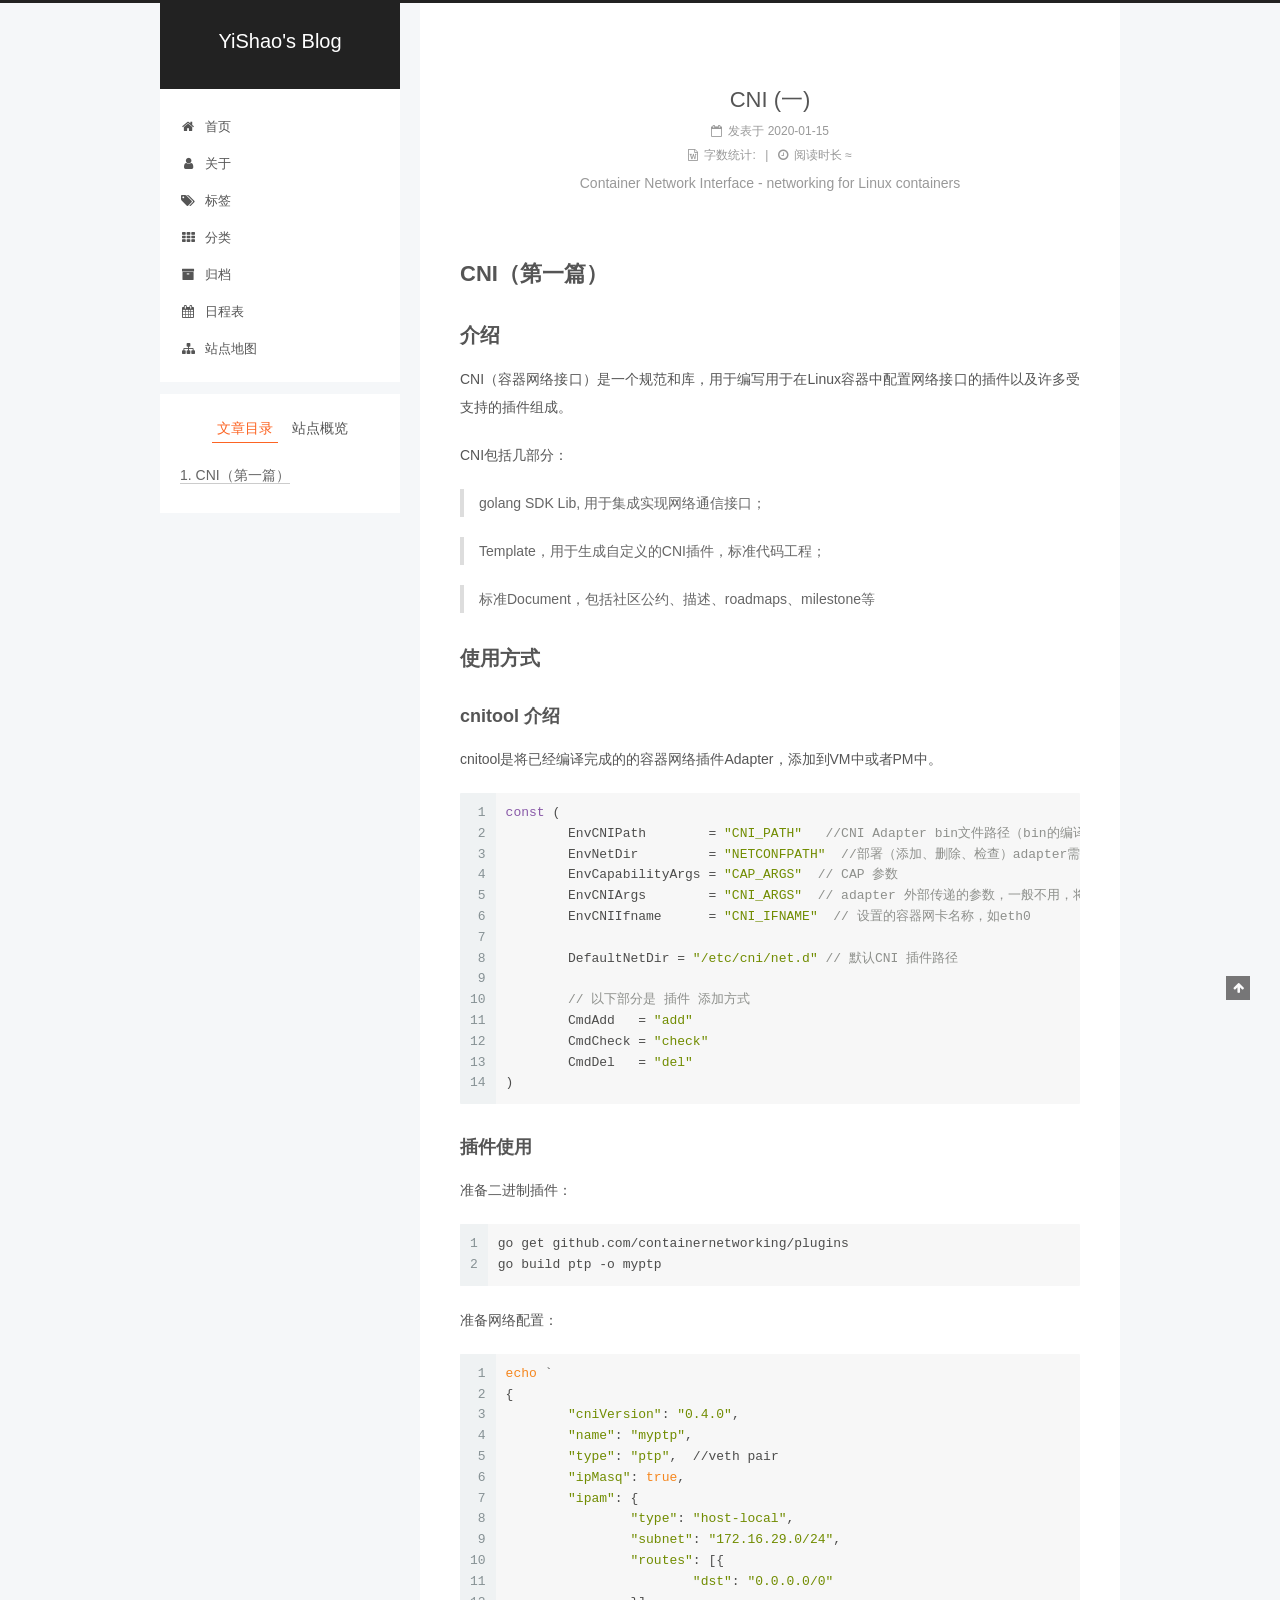
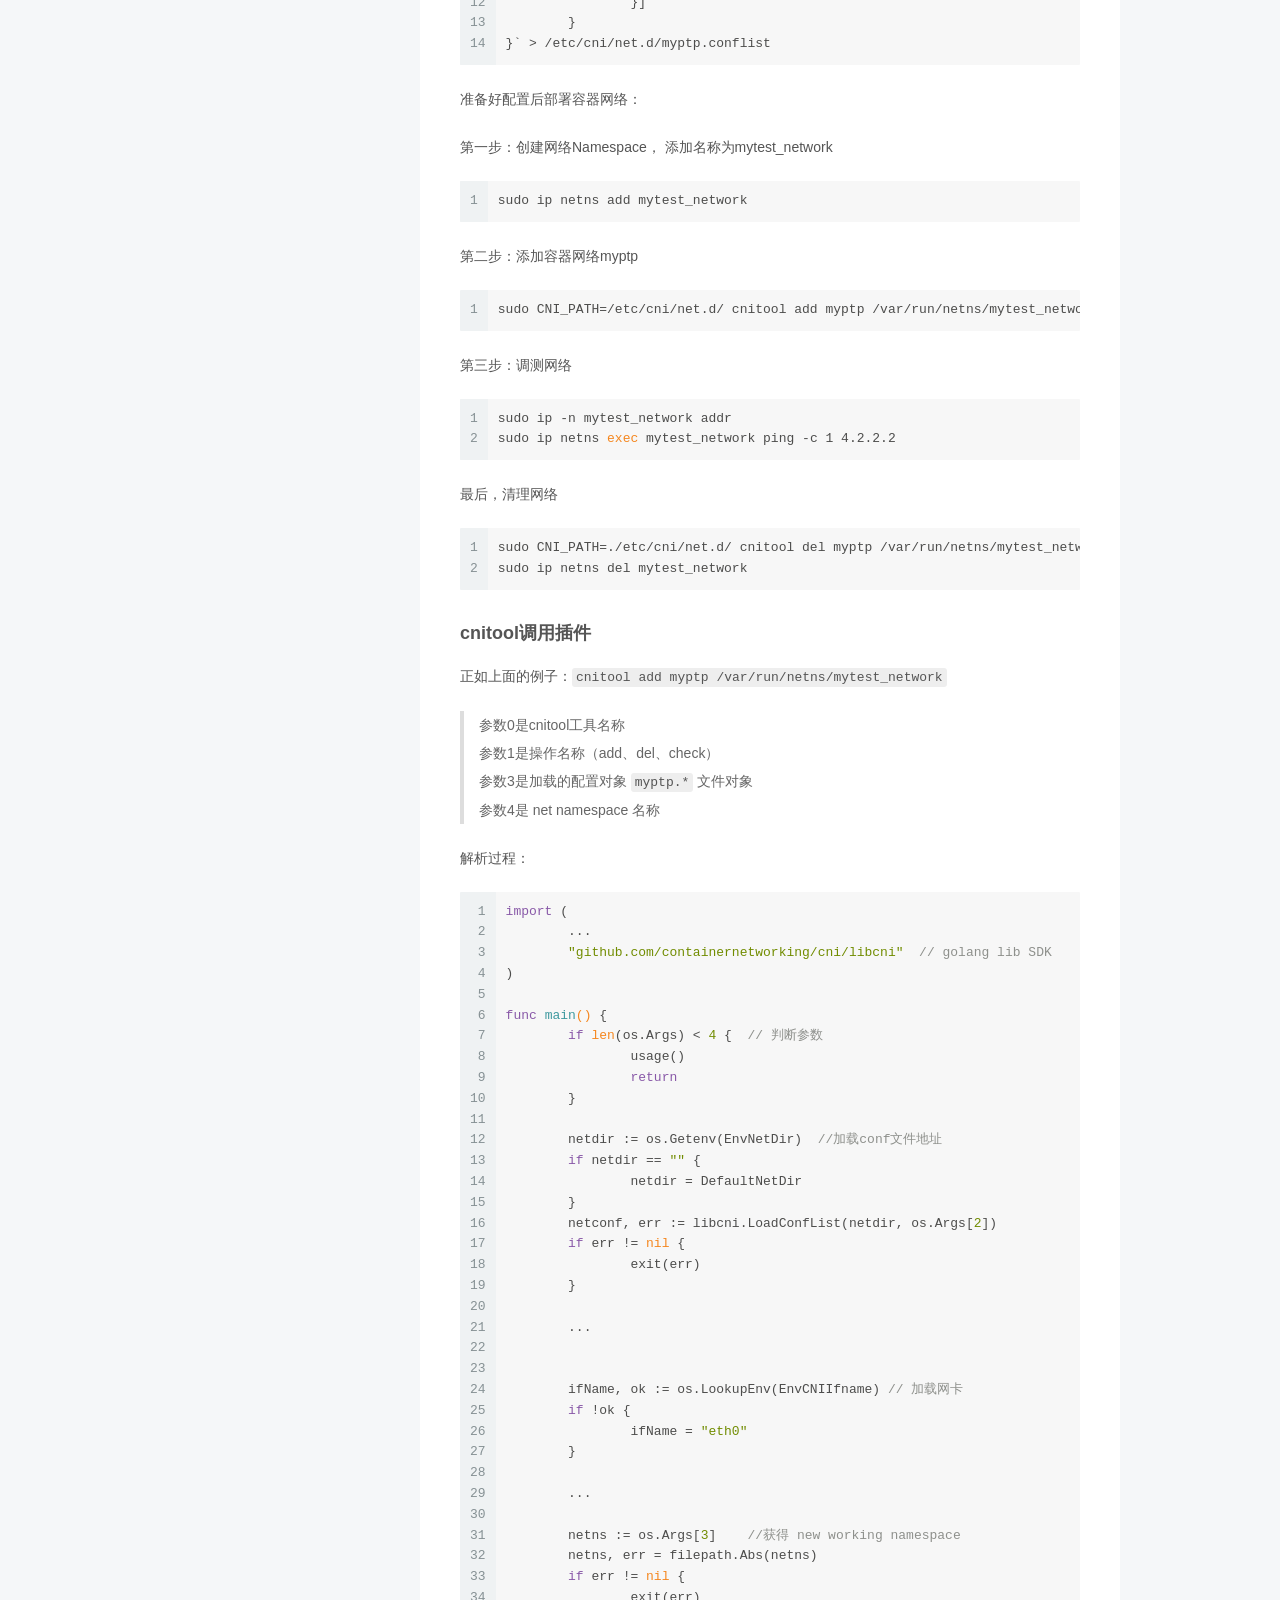
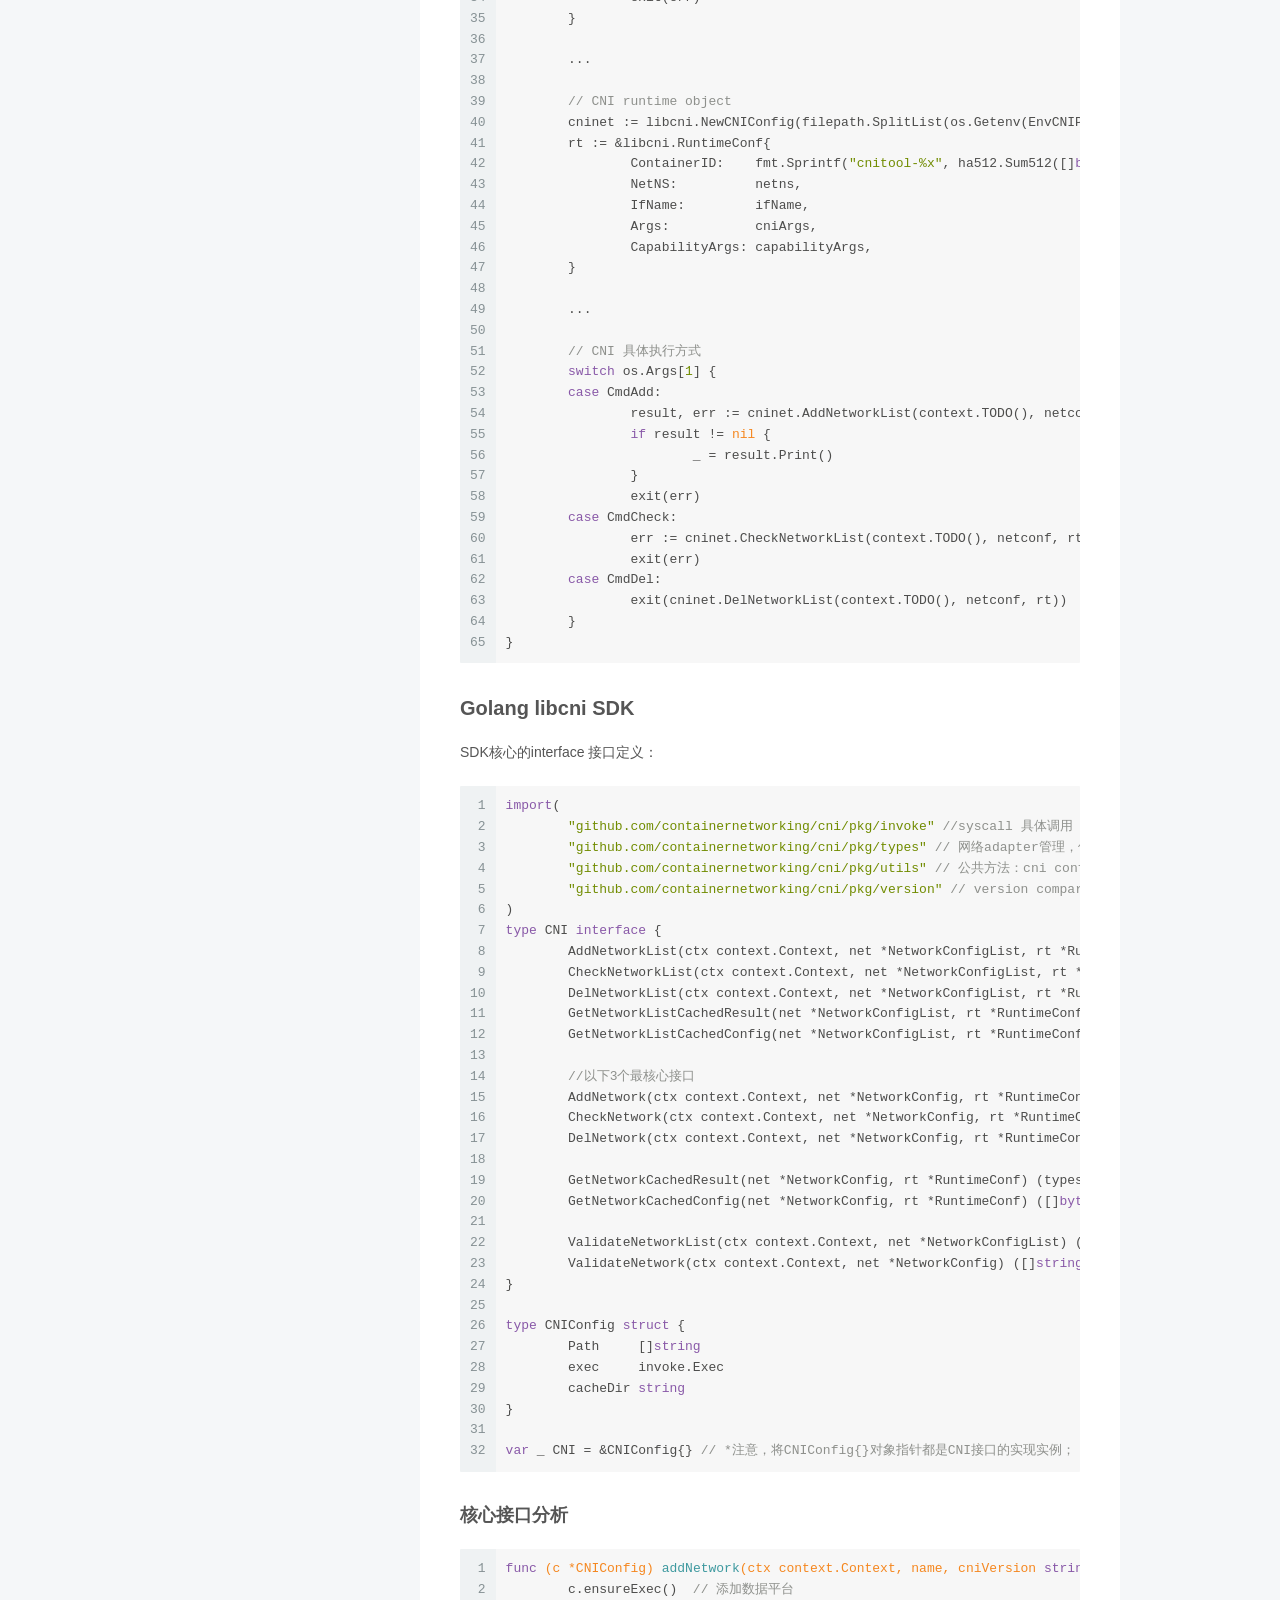
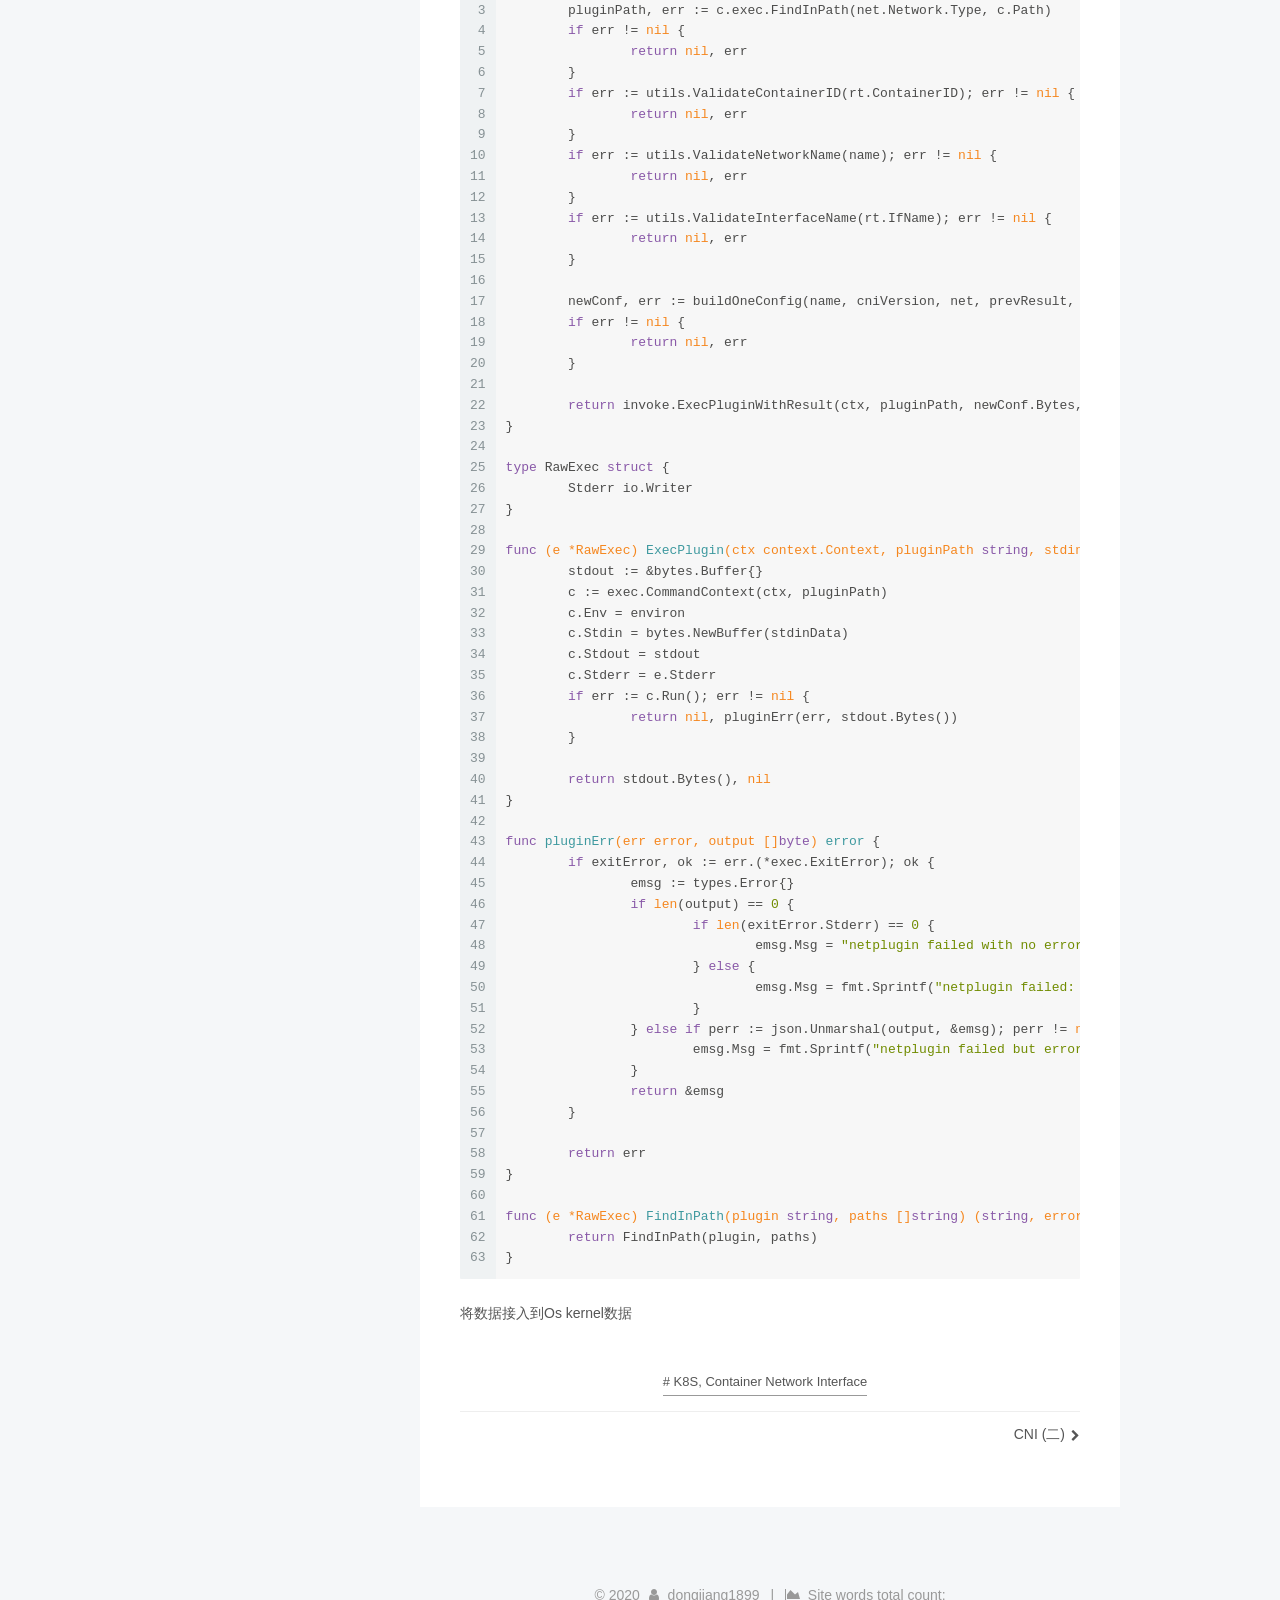
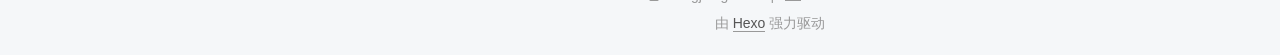
<file: 2020/01/15/CNI1/index.html>
<!DOCTYPE html>



  


<html class="theme-next pisces use-motion" lang="zh-Hans">
<head>
  <meta charset="UTF-8"/>
<meta http-equiv="X-UA-Compatible" content="IE=edge" />
<meta name="viewport" content="width=device-width, initial-scale=1, maximum-scale=1"/>
<meta name="theme-color" content="#222">









<meta http-equiv="Cache-Control" content="no-transform" />
<meta http-equiv="Cache-Control" content="no-siteapp" />
















  
  
  <link href="/lib/fancybox/source/jquery.fancybox.css?v=2.1.5" rel="stylesheet" type="text/css" />







<link href="/lib/font-awesome/css/font-awesome.min.css?v=4.6.2" rel="stylesheet" type="text/css" />

<link href="/css/main.css?v=5.1.4" rel="stylesheet" type="text/css" />


  <link rel="apple-touch-icon" sizes="180x180" href="/images/apple-touch-icon-next.png?v=5.1.4">


  <link rel="icon" type="image/png" sizes="32x32" href="/images/favicon-32x32-next.png?v=5.1.4">


  <link rel="icon" type="image/png" sizes="16x16" href="/images/favicon-16x16-next.png?v=5.1.4">


  <link rel="mask-icon" href="/images/logo.svg?v=5.1.4" color="#222">





  <meta name="keywords" content="K8S, Container Network Interface," />




  


  <link rel="alternate" href="/atom.xml" title="YiShao's Blog" type="application/atom+xml" />






<meta name="description" content="Container Network Interface - networking for Linux containers">
<meta property="og:type" content="article">
<meta property="og:title" content="CNI (一)">
<meta property="og:url" content="https://dongjiang1989.github.io/2020/01/15/CNI1/index.html">
<meta property="og:site_name" content="YiShao&#39;s Blog">
<meta property="og:description" content="Container Network Interface - networking for Linux containers">
<meta property="article:published_time" content="2020-01-15T02:45:57.000Z">
<meta property="article:modified_time" content="2020-01-20T09:13:20.955Z">
<meta property="article:author" content="dongjiang1899">
<meta property="article:tag" content="K8S, Container Network Interface">
<meta name="twitter:card" content="summary">



<script type="text/javascript" id="hexo.configurations">
  var NexT = window.NexT || {};
  var CONFIG = {
    root: '/',
    scheme: 'Pisces',
    version: '5.1.4',
    sidebar: {"position":"left","display":"post","offset":12,"b2t":false,"scrollpercent":false,"onmobile":false},
    fancybox: true,
    tabs: true,
    motion: {"enable":true,"async":false,"transition":{"post_block":"fadeIn","post_header":"slideDownIn","post_body":"slideDownIn","coll_header":"slideLeftIn","sidebar":"slideUpIn"}},
    duoshuo: {
      userId: '0',
      author: '博主'
    },
    algolia: {
      applicationID: '',
      apiKey: '',
      indexName: '',
      hits: {"per_page":10},
      labels: {"input_placeholder":"Search for Posts","hits_empty":"We didn't find any results for the search: ${query}","hits_stats":"${hits} results found in ${time} ms"}
    }
  };
</script>



  <link rel="canonical" href="https://dongjiang1989.github.io/2020/01/15/CNI1/"/>





  <title>CNI (一) | YiShao's Blog</title>
  





  <script type="text/javascript">
    var _hmt = _hmt || [];
    (function() {
      var hm = document.createElement("script");
      hm.src = "https://hm.baidu.com/hm.js?27933c7453faaa78b496adb9ea986427";
      var s = document.getElementsByTagName("script")[0];
      s.parentNode.insertBefore(hm, s);
    })();
  </script>




<meta name="generator" content="Hexo 4.2.0"></head>

<body itemscope itemtype="http://schema.org/WebPage" lang="zh-Hans">

  
  
    
  

  <div class="container sidebar-position-left page-post-detail">
    <div class="headband"></div>

    <header id="header" class="header" itemscope itemtype="http://schema.org/WPHeader">
      <div class="header-inner"><div class="site-brand-wrapper">
  <div class="site-meta ">
    

    <div class="custom-logo-site-title">
      <a href="/"  class="brand" rel="start">
        <span class="logo-line-before"><i></i></span>
        <span class="site-title">YiShao's Blog</span>
        <span class="logo-line-after"><i></i></span>
      </a>
    </div>
      
        <p class="site-subtitle"></p>
      
  </div>

  <div class="site-nav-toggle">
    <button>
      <span class="btn-bar"></span>
      <span class="btn-bar"></span>
      <span class="btn-bar"></span>
    </button>
  </div>
</div>

<nav class="site-nav">
  

  
    <ul id="menu" class="menu">
      
        
        <li class="menu-item menu-item-home">
          <a href="/" rel="section">
            
              <i class="menu-item-icon fa fa-fw fa-home"></i> <br />
            
            首页
          </a>
        </li>
      
        
        <li class="menu-item menu-item-about">
          <a href="/about/" rel="section">
            
              <i class="menu-item-icon fa fa-fw fa-user"></i> <br />
            
            关于
          </a>
        </li>
      
        
        <li class="menu-item menu-item-tags">
          <a href="/tags/" rel="section">
            
              <i class="menu-item-icon fa fa-fw fa-tags"></i> <br />
            
            标签
          </a>
        </li>
      
        
        <li class="menu-item menu-item-categories">
          <a href="/categories/" rel="section">
            
              <i class="menu-item-icon fa fa-fw fa-th"></i> <br />
            
            分类
          </a>
        </li>
      
        
        <li class="menu-item menu-item-archives">
          <a href="/archives/" rel="section">
            
              <i class="menu-item-icon fa fa-fw fa-archive"></i> <br />
            
            归档
          </a>
        </li>
      
        
        <li class="menu-item menu-item-schedule">
          <a href="/schedule/" rel="section">
            
              <i class="menu-item-icon fa fa-fw fa-calendar"></i> <br />
            
            日程表
          </a>
        </li>
      
        
        <li class="menu-item menu-item-sitemap">
          <a href="/sitemap.xml" rel="section">
            
              <i class="menu-item-icon fa fa-fw fa-sitemap"></i> <br />
            
            站点地图
          </a>
        </li>
      

      
    </ul>
  

  
</nav>



 </div>
    </header>

    <main id="main" class="main">
      <div class="main-inner">
        <div class="content-wrap">
          <div id="content" class="content">
            

  <div id="posts" class="posts-expand">
    

  

  
  
  

  <article class="post post-type-normal" itemscope itemtype="http://schema.org/Article">
  
  
  
  <div class="post-block">
    <link itemprop="mainEntityOfPage" href="https://dongjiang1989.github.io/2020/01/15/CNI1/">

    <span hidden itemprop="author" itemscope itemtype="http://schema.org/Person">
      <meta itemprop="name" content="dongjiang1899">
      <meta itemprop="description" content="">
      <meta itemprop="image" content="/images/avatar.gif">
    </span>

    <span hidden itemprop="publisher" itemscope itemtype="http://schema.org/Organization">
      <meta itemprop="name" content="YiShao's Blog">
    </span>

    
      <header class="post-header">

        
        
          <h1 class="post-title" itemprop="name headline">CNI (一)</h1>
        

        <div class="post-meta">
          <span class="post-time">
            
              <span class="post-meta-item-icon">
                <i class="fa fa-calendar-o"></i>
              </span>
              
                <span class="post-meta-item-text">发表于</span>
              
              <time title="创建于" itemprop="dateCreated datePublished" datetime="2020-01-15T10:45:57+08:00">
                2020-01-15
              </time>
            

            

            
          </span>

          

          
            
          

          
          

          

          
            <div class="post-wordcount">
              
                
                <span class="post-meta-item-icon">
                  <i class="fa fa-file-word-o"></i>
                </span>
                
                  <span class="post-meta-item-text">字数统计&#58;</span>
                
                <span title="字数统计">
                  
                </span>
              

              
                <span class="post-meta-divider">|</span>
              

              
                <span class="post-meta-item-icon">
                  <i class="fa fa-clock-o"></i>
                </span>
                
                  <span class="post-meta-item-text">阅读时长 &asymp;</span>
                
                <span title="阅读时长">
                  
                </span>
              
            </div>
          

          
              <div class="post-description">
                  Container Network Interface - networking for Linux containers
              </div>
          

        </div>
      </header>
    

    
    
    
    <div class="post-body" itemprop="articleBody">

      
      

      
        <h1 id="CNI（第一篇）"><a href="#CNI（第一篇）" class="headerlink" title="CNI（第一篇）"></a>CNI（第一篇）</h1><h2 id="介绍"><a href="#介绍" class="headerlink" title="介绍"></a>介绍</h2><p>CNI（容器网络接口）是一个规范和库，用于编写用于在Linux容器中配置网络接口的插件以及许多受支持的插件组成。</p>
<p>CNI包括几部分： </p>
<blockquote>
<p>golang SDK Lib, 用于集成实现网络通信接口；</p>
</blockquote>
<blockquote>
<p>Template，用于生成自定义的CNI插件，标准代码工程；</p>
</blockquote>
<blockquote>
<p>标准Document，包括社区公约、描述、roadmaps、milestone等</p>
</blockquote>
<h2 id="使用方式"><a href="#使用方式" class="headerlink" title="使用方式"></a>使用方式</h2><h3 id="cnitool-介绍"><a href="#cnitool-介绍" class="headerlink" title="cnitool 介绍"></a>cnitool 介绍</h3><p>cnitool是将已经编译完成的的容器网络插件Adapter，添加到VM中或者PM中。</p>
<figure class="highlight golang"><table><tr><td class="gutter"><pre><span class="line">1</span><br><span class="line">2</span><br><span class="line">3</span><br><span class="line">4</span><br><span class="line">5</span><br><span class="line">6</span><br><span class="line">7</span><br><span class="line">8</span><br><span class="line">9</span><br><span class="line">10</span><br><span class="line">11</span><br><span class="line">12</span><br><span class="line">13</span><br><span class="line">14</span><br></pre></td><td class="code"><pre><span class="line"><span class="keyword">const</span> (</span><br><span class="line">	EnvCNIPath        = <span class="string">"CNI_PATH"</span>   <span class="comment">//CNI Adapter bin文件路径（bin的编译需要去掉cgo）</span></span><br><span class="line">	EnvNetDir         = <span class="string">"NETCONFPATH"</span>  <span class="comment">//部署（添加、删除、检查）adapter需要的json配置文件路径</span></span><br><span class="line">	EnvCapabilityArgs = <span class="string">"CAP_ARGS"</span>  <span class="comment">// CAP 参数</span></span><br><span class="line">	EnvCNIArgs        = <span class="string">"CNI_ARGS"</span>  <span class="comment">// adapter 外部传递的参数，一般不用，将args放在json文件中</span></span><br><span class="line">	EnvCNIIfname      = <span class="string">"CNI_IFNAME"</span>  <span class="comment">// 设置的容器网卡名称，如eth0</span></span><br><span class="line"></span><br><span class="line">	DefaultNetDir = <span class="string">"/etc/cni/net.d"</span> <span class="comment">// 默认CNI 插件路径</span></span><br><span class="line"></span><br><span class="line">	<span class="comment">// 以下部分是 插件 添加方式</span></span><br><span class="line">	CmdAdd   = <span class="string">"add"</span></span><br><span class="line">	CmdCheck = <span class="string">"check"</span></span><br><span class="line">	CmdDel   = <span class="string">"del"</span></span><br><span class="line">)</span><br></pre></td></tr></table></figure>

<h3 id="插件使用"><a href="#插件使用" class="headerlink" title="插件使用"></a>插件使用</h3><p>准备二进制插件：</p>
<figure class="highlight bash"><table><tr><td class="gutter"><pre><span class="line">1</span><br><span class="line">2</span><br></pre></td><td class="code"><pre><span class="line">go get github.com/containernetworking/plugins</span><br><span class="line">go build ptp -o myptp</span><br></pre></td></tr></table></figure>


<p>准备网络配置：</p>
<figure class="highlight bash"><table><tr><td class="gutter"><pre><span class="line">1</span><br><span class="line">2</span><br><span class="line">3</span><br><span class="line">4</span><br><span class="line">5</span><br><span class="line">6</span><br><span class="line">7</span><br><span class="line">8</span><br><span class="line">9</span><br><span class="line">10</span><br><span class="line">11</span><br><span class="line">12</span><br><span class="line">13</span><br><span class="line">14</span><br></pre></td><td class="code"><pre><span class="line"><span class="built_in">echo</span> `</span><br><span class="line">&#123;</span><br><span class="line">	<span class="string">"cniVersion"</span>: <span class="string">"0.4.0"</span>,</span><br><span class="line">	<span class="string">"name"</span>: <span class="string">"myptp"</span>,</span><br><span class="line">	<span class="string">"type"</span>: <span class="string">"ptp"</span>,  //veth pair</span><br><span class="line">	<span class="string">"ipMasq"</span>: <span class="literal">true</span>,</span><br><span class="line">	<span class="string">"ipam"</span>: &#123;</span><br><span class="line">		<span class="string">"type"</span>: <span class="string">"host-local"</span>,</span><br><span class="line">		<span class="string">"subnet"</span>: <span class="string">"172.16.29.0/24"</span>,</span><br><span class="line">		<span class="string">"routes"</span>: [&#123;</span><br><span class="line">			<span class="string">"dst"</span>: <span class="string">"0.0.0.0/0"</span></span><br><span class="line">		&#125;]</span><br><span class="line">	&#125;</span><br><span class="line">&#125;` &gt; /etc/cni/net.d/myptp.conflist</span><br></pre></td></tr></table></figure>

<p>准备好配置后部署容器网络：</p>
<p>第一步：创建网络Namespace， 添加名称为mytest_network</p>
<figure class="highlight bash"><table><tr><td class="gutter"><pre><span class="line">1</span><br></pre></td><td class="code"><pre><span class="line">sudo ip netns add mytest_network</span><br></pre></td></tr></table></figure>

<p>第二步：添加容器网络myptp</p>
<figure class="highlight bash"><table><tr><td class="gutter"><pre><span class="line">1</span><br></pre></td><td class="code"><pre><span class="line">sudo CNI_PATH=/etc/cni/net.d/ cnitool add myptp /var/run/netns/mytest_network</span><br></pre></td></tr></table></figure>

<p>第三步：调测网络</p>
<figure class="highlight bash"><table><tr><td class="gutter"><pre><span class="line">1</span><br><span class="line">2</span><br></pre></td><td class="code"><pre><span class="line">sudo ip -n mytest_network addr</span><br><span class="line">sudo ip netns <span class="built_in">exec</span> mytest_network ping -c 1 4.2.2.2</span><br></pre></td></tr></table></figure>

<p>最后，清理网络</p>
<figure class="highlight bash"><table><tr><td class="gutter"><pre><span class="line">1</span><br><span class="line">2</span><br></pre></td><td class="code"><pre><span class="line">sudo CNI_PATH=./etc/cni/net.d/ cnitool del myptp /var/run/netns/mytest_network</span><br><span class="line">sudo ip netns del mytest_network</span><br></pre></td></tr></table></figure>

<h3 id="cnitool调用插件"><a href="#cnitool调用插件" class="headerlink" title="cnitool调用插件"></a>cnitool调用插件</h3><p>正如上面的例子：<code>cnitool add myptp /var/run/netns/mytest_network</code></p>
<blockquote>
<p>参数0是cnitool工具名称<br>参数1是操作名称（add、del、check）<br>参数3是加载的配置对象 <code>myptp.*</code> 文件对象<br>参数4是 net namespace 名称</p>
</blockquote>
<p>解析过程：</p>
<figure class="highlight golang"><table><tr><td class="gutter"><pre><span class="line">1</span><br><span class="line">2</span><br><span class="line">3</span><br><span class="line">4</span><br><span class="line">5</span><br><span class="line">6</span><br><span class="line">7</span><br><span class="line">8</span><br><span class="line">9</span><br><span class="line">10</span><br><span class="line">11</span><br><span class="line">12</span><br><span class="line">13</span><br><span class="line">14</span><br><span class="line">15</span><br><span class="line">16</span><br><span class="line">17</span><br><span class="line">18</span><br><span class="line">19</span><br><span class="line">20</span><br><span class="line">21</span><br><span class="line">22</span><br><span class="line">23</span><br><span class="line">24</span><br><span class="line">25</span><br><span class="line">26</span><br><span class="line">27</span><br><span class="line">28</span><br><span class="line">29</span><br><span class="line">30</span><br><span class="line">31</span><br><span class="line">32</span><br><span class="line">33</span><br><span class="line">34</span><br><span class="line">35</span><br><span class="line">36</span><br><span class="line">37</span><br><span class="line">38</span><br><span class="line">39</span><br><span class="line">40</span><br><span class="line">41</span><br><span class="line">42</span><br><span class="line">43</span><br><span class="line">44</span><br><span class="line">45</span><br><span class="line">46</span><br><span class="line">47</span><br><span class="line">48</span><br><span class="line">49</span><br><span class="line">50</span><br><span class="line">51</span><br><span class="line">52</span><br><span class="line">53</span><br><span class="line">54</span><br><span class="line">55</span><br><span class="line">56</span><br><span class="line">57</span><br><span class="line">58</span><br><span class="line">59</span><br><span class="line">60</span><br><span class="line">61</span><br><span class="line">62</span><br><span class="line">63</span><br><span class="line">64</span><br><span class="line">65</span><br></pre></td><td class="code"><pre><span class="line"><span class="keyword">import</span> (</span><br><span class="line">	...</span><br><span class="line">	<span class="string">"github.com/containernetworking/cni/libcni"</span>  <span class="comment">// golang lib SDK</span></span><br><span class="line">)</span><br><span class="line"></span><br><span class="line"><span class="function"><span class="keyword">func</span> <span class="title">main</span><span class="params">()</span></span> &#123;</span><br><span class="line">	<span class="keyword">if</span> <span class="built_in">len</span>(os.Args) &lt; <span class="number">4</span> &#123;  <span class="comment">// 判断参数</span></span><br><span class="line">		usage()</span><br><span class="line">		<span class="keyword">return</span></span><br><span class="line">	&#125;</span><br><span class="line"></span><br><span class="line">	netdir := os.Getenv(EnvNetDir)  <span class="comment">//加载conf文件地址</span></span><br><span class="line">	<span class="keyword">if</span> netdir == <span class="string">""</span> &#123;</span><br><span class="line">		netdir = DefaultNetDir</span><br><span class="line">	&#125;</span><br><span class="line">	netconf, err := libcni.LoadConfList(netdir, os.Args[<span class="number">2</span>])</span><br><span class="line">	<span class="keyword">if</span> err != <span class="literal">nil</span> &#123;</span><br><span class="line">		exit(err)</span><br><span class="line">	&#125;</span><br><span class="line"></span><br><span class="line">	... </span><br><span class="line"></span><br><span class="line"></span><br><span class="line">	ifName, ok := os.LookupEnv(EnvCNIIfname) <span class="comment">// 加载网卡</span></span><br><span class="line">	<span class="keyword">if</span> !ok &#123;</span><br><span class="line">		ifName = <span class="string">"eth0"</span></span><br><span class="line">	&#125;</span><br><span class="line"></span><br><span class="line">	...</span><br><span class="line"></span><br><span class="line">	netns := os.Args[<span class="number">3</span>]    <span class="comment">//获得 new working namespace</span></span><br><span class="line">	netns, err = filepath.Abs(netns)</span><br><span class="line">	<span class="keyword">if</span> err != <span class="literal">nil</span> &#123;</span><br><span class="line">		exit(err)</span><br><span class="line">	&#125;</span><br><span class="line"></span><br><span class="line">	...</span><br><span class="line"></span><br><span class="line">	<span class="comment">// CNI runtime object</span></span><br><span class="line">	cninet := libcni.NewCNIConfig(filepath.SplitList(os.Getenv(EnvCNIPath)), <span class="literal">nil</span>)</span><br><span class="line">	rt := &amp;libcni.RuntimeConf&#123;</span><br><span class="line">		ContainerID:    fmt.Sprintf(<span class="string">"cnitool-%x"</span>, ha512.Sum512([]<span class="keyword">byte</span>(netns))[:<span class="number">10</span>]),</span><br><span class="line">		NetNS:          netns,</span><br><span class="line">		IfName:         ifName,</span><br><span class="line">		Args:           cniArgs,</span><br><span class="line">		CapabilityArgs: capabilityArgs,</span><br><span class="line">	&#125;</span><br><span class="line"></span><br><span class="line">	...</span><br><span class="line"></span><br><span class="line">	<span class="comment">// CNI 具体执行方式</span></span><br><span class="line">	<span class="keyword">switch</span> os.Args[<span class="number">1</span>] &#123;</span><br><span class="line">	<span class="keyword">case</span> CmdAdd:</span><br><span class="line">		result, err := cninet.AddNetworkList(context.TODO(), netconf, rt)</span><br><span class="line">		<span class="keyword">if</span> result != <span class="literal">nil</span> &#123;</span><br><span class="line">			_ = result.Print()</span><br><span class="line">		&#125;</span><br><span class="line">		exit(err)</span><br><span class="line">	<span class="keyword">case</span> CmdCheck:</span><br><span class="line">		err := cninet.CheckNetworkList(context.TODO(), netconf, rt)</span><br><span class="line">		exit(err)</span><br><span class="line">	<span class="keyword">case</span> CmdDel:</span><br><span class="line">		exit(cninet.DelNetworkList(context.TODO(), netconf, rt))</span><br><span class="line">	&#125;</span><br><span class="line">&#125;</span><br></pre></td></tr></table></figure>

<h2 id="Golang-libcni-SDK"><a href="#Golang-libcni-SDK" class="headerlink" title="Golang libcni SDK"></a>Golang libcni SDK</h2><p>SDK核心的interface 接口定义：</p>
<figure class="highlight golang"><table><tr><td class="gutter"><pre><span class="line">1</span><br><span class="line">2</span><br><span class="line">3</span><br><span class="line">4</span><br><span class="line">5</span><br><span class="line">6</span><br><span class="line">7</span><br><span class="line">8</span><br><span class="line">9</span><br><span class="line">10</span><br><span class="line">11</span><br><span class="line">12</span><br><span class="line">13</span><br><span class="line">14</span><br><span class="line">15</span><br><span class="line">16</span><br><span class="line">17</span><br><span class="line">18</span><br><span class="line">19</span><br><span class="line">20</span><br><span class="line">21</span><br><span class="line">22</span><br><span class="line">23</span><br><span class="line">24</span><br><span class="line">25</span><br><span class="line">26</span><br><span class="line">27</span><br><span class="line">28</span><br><span class="line">29</span><br><span class="line">30</span><br><span class="line">31</span><br><span class="line">32</span><br></pre></td><td class="code"><pre><span class="line"><span class="keyword">import</span>(</span><br><span class="line">	<span class="string">"github.com/containernetworking/cni/pkg/invoke"</span> <span class="comment">//syscall 具体调用</span></span><br><span class="line">	<span class="string">"github.com/containernetworking/cni/pkg/types"</span> <span class="comment">// 网络adapter管理，使用Plugin Chains模型进行关联</span></span><br><span class="line">	<span class="string">"github.com/containernetworking/cni/pkg/utils"</span> <span class="comment">// 公共方法：cni conf file中各个字段ValidCheck</span></span><br><span class="line">	<span class="string">"github.com/containernetworking/cni/pkg/version"</span> <span class="comment">// version compare相关: 0.2.x以下版本兼容；0.3.x 和 现在的0.4.x 版本兼容</span></span><br><span class="line">)</span><br><span class="line"><span class="keyword">type</span> CNI <span class="keyword">interface</span> &#123;</span><br><span class="line">	AddNetworkList(ctx context.Context, net *NetworkConfigList, rt *RuntimeConf) (types.Result, error)</span><br><span class="line">	CheckNetworkList(ctx context.Context, net *NetworkConfigList, rt *RuntimeConf) error</span><br><span class="line">	DelNetworkList(ctx context.Context, net *NetworkConfigList, rt *RuntimeConf) error</span><br><span class="line">	GetNetworkListCachedResult(net *NetworkConfigList, rt *RuntimeConf) (types.Result, error)</span><br><span class="line">	GetNetworkListCachedConfig(net *NetworkConfigList, rt *RuntimeConf) ([]<span class="keyword">byte</span>, *RuntimeConf, error)</span><br><span class="line"></span><br><span class="line">	<span class="comment">//以下3个最核心接口</span></span><br><span class="line">	AddNetwork(ctx context.Context, net *NetworkConfig, rt *RuntimeConf) (types.Result, error)</span><br><span class="line">	CheckNetwork(ctx context.Context, net *NetworkConfig, rt *RuntimeConf) error</span><br><span class="line">	DelNetwork(ctx context.Context, net *NetworkConfig, rt *RuntimeConf) error</span><br><span class="line"></span><br><span class="line">	GetNetworkCachedResult(net *NetworkConfig, rt *RuntimeConf) (types.Result, error)</span><br><span class="line">	GetNetworkCachedConfig(net *NetworkConfig, rt *RuntimeConf) ([]<span class="keyword">byte</span>, *RuntimeConf, error)</span><br><span class="line"></span><br><span class="line">	ValidateNetworkList(ctx context.Context, net *NetworkConfigList) ([]<span class="keyword">string</span>, error)</span><br><span class="line">	ValidateNetwork(ctx context.Context, net *NetworkConfig) ([]<span class="keyword">string</span>, error)</span><br><span class="line">&#125;</span><br><span class="line"></span><br><span class="line"><span class="keyword">type</span> CNIConfig <span class="keyword">struct</span> &#123;</span><br><span class="line">	Path     []<span class="keyword">string</span></span><br><span class="line">	exec     invoke.Exec</span><br><span class="line">	cacheDir <span class="keyword">string</span></span><br><span class="line">&#125;</span><br><span class="line"></span><br><span class="line"><span class="keyword">var</span> _ CNI = &amp;CNIConfig&#123;&#125; <span class="comment">// *注意，将CNIConfig&#123;&#125;对象指针都是CNI接口的实现实例；</span></span><br></pre></td></tr></table></figure>

<h3 id="核心接口分析"><a href="#核心接口分析" class="headerlink" title="核心接口分析"></a>核心接口分析</h3><figure class="highlight golang"><table><tr><td class="gutter"><pre><span class="line">1</span><br><span class="line">2</span><br><span class="line">3</span><br><span class="line">4</span><br><span class="line">5</span><br><span class="line">6</span><br><span class="line">7</span><br><span class="line">8</span><br><span class="line">9</span><br><span class="line">10</span><br><span class="line">11</span><br><span class="line">12</span><br><span class="line">13</span><br><span class="line">14</span><br><span class="line">15</span><br><span class="line">16</span><br><span class="line">17</span><br><span class="line">18</span><br><span class="line">19</span><br><span class="line">20</span><br><span class="line">21</span><br><span class="line">22</span><br><span class="line">23</span><br><span class="line">24</span><br><span class="line">25</span><br><span class="line">26</span><br><span class="line">27</span><br><span class="line">28</span><br><span class="line">29</span><br><span class="line">30</span><br><span class="line">31</span><br><span class="line">32</span><br><span class="line">33</span><br><span class="line">34</span><br><span class="line">35</span><br><span class="line">36</span><br><span class="line">37</span><br><span class="line">38</span><br><span class="line">39</span><br><span class="line">40</span><br><span class="line">41</span><br><span class="line">42</span><br><span class="line">43</span><br><span class="line">44</span><br><span class="line">45</span><br><span class="line">46</span><br><span class="line">47</span><br><span class="line">48</span><br><span class="line">49</span><br><span class="line">50</span><br><span class="line">51</span><br><span class="line">52</span><br><span class="line">53</span><br><span class="line">54</span><br><span class="line">55</span><br><span class="line">56</span><br><span class="line">57</span><br><span class="line">58</span><br><span class="line">59</span><br><span class="line">60</span><br><span class="line">61</span><br><span class="line">62</span><br><span class="line">63</span><br></pre></td><td class="code"><pre><span class="line"><span class="function"><span class="keyword">func</span> <span class="params">(c *CNIConfig)</span> <span class="title">addNetwork</span><span class="params">(ctx context.Context, name, cniVersion <span class="keyword">string</span>, net *NetworkConfig, prevResult types.Result, rt *RuntimeConf)</span> <span class="params">(types.Result, error)</span></span> &#123;</span><br><span class="line">	c.ensureExec()  <span class="comment">// 添加数据平台</span></span><br><span class="line">	pluginPath, err := c.exec.FindInPath(net.Network.Type, c.Path)</span><br><span class="line">	<span class="keyword">if</span> err != <span class="literal">nil</span> &#123;</span><br><span class="line">		<span class="keyword">return</span> <span class="literal">nil</span>, err</span><br><span class="line">	&#125;</span><br><span class="line">	<span class="keyword">if</span> err := utils.ValidateContainerID(rt.ContainerID); err != <span class="literal">nil</span> &#123;</span><br><span class="line">		<span class="keyword">return</span> <span class="literal">nil</span>, err</span><br><span class="line">	&#125;</span><br><span class="line">	<span class="keyword">if</span> err := utils.ValidateNetworkName(name); err != <span class="literal">nil</span> &#123;</span><br><span class="line">		<span class="keyword">return</span> <span class="literal">nil</span>, err</span><br><span class="line">	&#125;</span><br><span class="line">	<span class="keyword">if</span> err := utils.ValidateInterfaceName(rt.IfName); err != <span class="literal">nil</span> &#123;</span><br><span class="line">		<span class="keyword">return</span> <span class="literal">nil</span>, err</span><br><span class="line">	&#125;</span><br><span class="line"></span><br><span class="line">	newConf, err := buildOneConfig(name, cniVersion, net, prevResult, rt)</span><br><span class="line">	<span class="keyword">if</span> err != <span class="literal">nil</span> &#123;</span><br><span class="line">		<span class="keyword">return</span> <span class="literal">nil</span>, err</span><br><span class="line">	&#125;</span><br><span class="line"></span><br><span class="line">	<span class="keyword">return</span> invoke.ExecPluginWithResult(ctx, pluginPath, newConf.Bytes, c.args(<span class="string">"ADD"</span>, rt), c.exec) <span class="comment">//执行了Plugin 注入os.Exec</span></span><br><span class="line">&#125;</span><br><span class="line"></span><br><span class="line"><span class="keyword">type</span> RawExec <span class="keyword">struct</span> &#123;</span><br><span class="line">	Stderr io.Writer</span><br><span class="line">&#125;</span><br><span class="line"></span><br><span class="line"><span class="function"><span class="keyword">func</span> <span class="params">(e *RawExec)</span> <span class="title">ExecPlugin</span><span class="params">(ctx context.Context, pluginPath <span class="keyword">string</span>, stdinData []<span class="keyword">byte</span>, environ []<span class="keyword">string</span>)</span> <span class="params">([]<span class="keyword">byte</span>, error)</span></span> &#123;</span><br><span class="line">	stdout := &amp;bytes.Buffer&#123;&#125;</span><br><span class="line">	c := exec.CommandContext(ctx, pluginPath)</span><br><span class="line">	c.Env = environ</span><br><span class="line">	c.Stdin = bytes.NewBuffer(stdinData)</span><br><span class="line">	c.Stdout = stdout</span><br><span class="line">	c.Stderr = e.Stderr</span><br><span class="line">	<span class="keyword">if</span> err := c.Run(); err != <span class="literal">nil</span> &#123;</span><br><span class="line">		<span class="keyword">return</span> <span class="literal">nil</span>, pluginErr(err, stdout.Bytes())</span><br><span class="line">	&#125;</span><br><span class="line"></span><br><span class="line">	<span class="keyword">return</span> stdout.Bytes(), <span class="literal">nil</span></span><br><span class="line">&#125;</span><br><span class="line"></span><br><span class="line"><span class="function"><span class="keyword">func</span> <span class="title">pluginErr</span><span class="params">(err error, output []<span class="keyword">byte</span>)</span> <span class="title">error</span></span> &#123;</span><br><span class="line">	<span class="keyword">if</span> exitError, ok := err.(*exec.ExitError); ok &#123;</span><br><span class="line">		emsg := types.Error&#123;&#125;</span><br><span class="line">		<span class="keyword">if</span> <span class="built_in">len</span>(output) == <span class="number">0</span> &#123;</span><br><span class="line">			<span class="keyword">if</span> <span class="built_in">len</span>(exitError.Stderr) == <span class="number">0</span> &#123;</span><br><span class="line">				emsg.Msg = <span class="string">"netplugin failed with no error message"</span></span><br><span class="line">			&#125; <span class="keyword">else</span> &#123;</span><br><span class="line">				emsg.Msg = fmt.Sprintf(<span class="string">"netplugin failed: %q"</span>, <span class="keyword">string</span>(exitError.Stderr))</span><br><span class="line">			&#125;</span><br><span class="line">		&#125; <span class="keyword">else</span> <span class="keyword">if</span> perr := json.Unmarshal(output, &amp;emsg); perr != <span class="literal">nil</span> &#123;</span><br><span class="line">			emsg.Msg = fmt.Sprintf(<span class="string">"netplugin failed but error parsing its diagnostic message %q: %v"</span>, <span class="keyword">string</span>(output), perr)</span><br><span class="line">		&#125;</span><br><span class="line">		<span class="keyword">return</span> &amp;emsg</span><br><span class="line">	&#125;</span><br><span class="line"></span><br><span class="line">	<span class="keyword">return</span> err</span><br><span class="line">&#125;</span><br><span class="line"></span><br><span class="line"><span class="function"><span class="keyword">func</span> <span class="params">(e *RawExec)</span> <span class="title">FindInPath</span><span class="params">(plugin <span class="keyword">string</span>, paths []<span class="keyword">string</span>)</span> <span class="params">(<span class="keyword">string</span>, error)</span></span> &#123;</span><br><span class="line">	<span class="keyword">return</span> FindInPath(plugin, paths)</span><br><span class="line">&#125;</span><br></pre></td></tr></table></figure>

<p>将数据接入到Os kernel数据</p>

      
    </div>
    
    
    

    

    

    

    <footer class="post-footer">
      
        <div class="post-tags">
          
            <a href="/tags/K8S-Container-Network-Interface/" rel="tag"># K8S, Container Network Interface</a>
          
        </div>
      

      
      
      

      
        <div class="post-nav">
          <div class="post-nav-next post-nav-item">
            
          </div>

          <span class="post-nav-divider"></span>

          <div class="post-nav-prev post-nav-item">
            
              <a href="/2020/01/19/CNI2/" rel="prev" title="CNI (二)">
                CNI (二) <i class="fa fa-chevron-right"></i>
              </a>
            
          </div>
        </div>
      

      
      
    </footer>
  </div>
  
  
  
  </article>



    <div class="post-spread">
      
    </div>
  </div>


          </div>
          


          

  



        </div>
        
          
  
  <div class="sidebar-toggle">
    <div class="sidebar-toggle-line-wrap">
      <span class="sidebar-toggle-line sidebar-toggle-line-first"></span>
      <span class="sidebar-toggle-line sidebar-toggle-line-middle"></span>
      <span class="sidebar-toggle-line sidebar-toggle-line-last"></span>
    </div>
  </div>

  <aside id="sidebar" class="sidebar">
    
    <div class="sidebar-inner">

      

      
        <ul class="sidebar-nav motion-element">
          <li class="sidebar-nav-toc sidebar-nav-active" data-target="post-toc-wrap">
            文章目录
          </li>
          <li class="sidebar-nav-overview" data-target="site-overview-wrap">
            站点概览
          </li>
        </ul>
      

      <section class="site-overview-wrap sidebar-panel">
        <div class="site-overview">
          <div class="site-author motion-element" itemprop="author" itemscope itemtype="http://schema.org/Person">
            
              <p class="site-author-name" itemprop="name">dongjiang1899</p>
              <p class="site-description motion-element" itemprop="description"></p>
          </div>

          <nav class="site-state motion-element">

            
              <div class="site-state-item site-state-posts">
              
                <a href="/archives/%7C%7C%20archive">
              
                  <span class="site-state-item-count">2</span>
                  <span class="site-state-item-name">日志</span>
                </a>
              </div>
            

            

            
              
              
              <div class="site-state-item site-state-tags">
                
                  <span class="site-state-item-count">1</span>
                  <span class="site-state-item-name">标签</span>
                
              </div>
            

          </nav>

          
            <div class="feed-link motion-element">
              <a href="/atom.xml" rel="alternate">
                <i class="fa fa-rss"></i>
                RSS
              </a>
            </div>
          

          

          
          

          
          

          

        </div>
      </section>

      
      <!--noindex-->
        <section class="post-toc-wrap motion-element sidebar-panel sidebar-panel-active">
          <div class="post-toc">

            
              
            

            
              <div class="post-toc-content"><ol class="nav"><li class="nav-item nav-level-1"><a class="nav-link" href="#CNI（第一篇）"><span class="nav-number">1.</span> <span class="nav-text">CNI（第一篇）</span></a><ol class="nav-child"><li class="nav-item nav-level-2"><a class="nav-link" href="#介绍"><span class="nav-number">1.1.</span> <span class="nav-text">介绍</span></a></li><li class="nav-item nav-level-2"><a class="nav-link" href="#使用方式"><span class="nav-number">1.2.</span> <span class="nav-text">使用方式</span></a><ol class="nav-child"><li class="nav-item nav-level-3"><a class="nav-link" href="#cnitool-介绍"><span class="nav-number">1.2.1.</span> <span class="nav-text">cnitool 介绍</span></a></li><li class="nav-item nav-level-3"><a class="nav-link" href="#插件使用"><span class="nav-number">1.2.2.</span> <span class="nav-text">插件使用</span></a></li><li class="nav-item nav-level-3"><a class="nav-link" href="#cnitool调用插件"><span class="nav-number">1.2.3.</span> <span class="nav-text">cnitool调用插件</span></a></li></ol></li><li class="nav-item nav-level-2"><a class="nav-link" href="#Golang-libcni-SDK"><span class="nav-number">1.3.</span> <span class="nav-text">Golang libcni SDK</span></a><ol class="nav-child"><li class="nav-item nav-level-3"><a class="nav-link" href="#核心接口分析"><span class="nav-number">1.3.1.</span> <span class="nav-text">核心接口分析</span></a></li></ol></li></ol></li></ol></div>
            

          </div>
        </section>
      <!--/noindex-->
      

      

    </div>
  </aside>


        
      </div>
    </main>

    <footer id="footer" class="footer">
      <div class="footer-inner">
        <div class="copyright">&copy; <span itemprop="copyrightYear">2020</span>
  <span class="with-love">
    <i class="fa fa-user"></i>
  </span>
  <span class="author" itemprop="copyrightHolder">dongjiang1899</span>

  
    <span class="post-meta-divider">|</span>
    <span class="post-meta-item-icon">
      <i class="fa fa-area-chart"></i>
    </span>
    
      <span class="post-meta-item-text">Site words total count&#58;</span>
    
    <span title="Site words total count"></span>
  
</div>


  <div class="powered-by">由 <a class="theme-link" target="_blank" href="https://hexo.io">Hexo</a> 强力驱动</div>








        







        
      </div>
    </footer>

    
      <div class="back-to-top">
        <i class="fa fa-arrow-up"></i>
        
      </div>
    

    

  </div>

  

<script type="text/javascript">
  if (Object.prototype.toString.call(window.Promise) !== '[object Function]') {
    window.Promise = null;
  }
</script>









  












  
  
    <script type="text/javascript" src="/lib/jquery/index.js?v=2.1.3"></script>
  

  
  
    <script type="text/javascript" src="/lib/fastclick/lib/fastclick.min.js?v=1.0.6"></script>
  

  
  
    <script type="text/javascript" src="/lib/jquery_lazyload/jquery.lazyload.js?v=1.9.7"></script>
  

  
  
    <script type="text/javascript" src="/lib/velocity/velocity.min.js?v=1.2.1"></script>
  

  
  
    <script type="text/javascript" src="/lib/velocity/velocity.ui.min.js?v=1.2.1"></script>
  

  
  
    <script type="text/javascript" src="/lib/fancybox/source/jquery.fancybox.pack.js?v=2.1.5"></script>
  


  


  <script type="text/javascript" src="/js/src/utils.js?v=5.1.4"></script>

  <script type="text/javascript" src="/js/src/motion.js?v=5.1.4"></script>



  
  


  <script type="text/javascript" src="/js/src/affix.js?v=5.1.4"></script>

  <script type="text/javascript" src="/js/src/schemes/pisces.js?v=5.1.4"></script>



  
  <script type="text/javascript" src="/js/src/scrollspy.js?v=5.1.4"></script>
<script type="text/javascript" src="/js/src/post-details.js?v=5.1.4"></script>



  


  <script type="text/javascript" src="/js/src/bootstrap.js?v=5.1.4"></script>



  


  




	





  





  












  





  

  

  

  
  

  

  

  

</body>
</html>
</file>
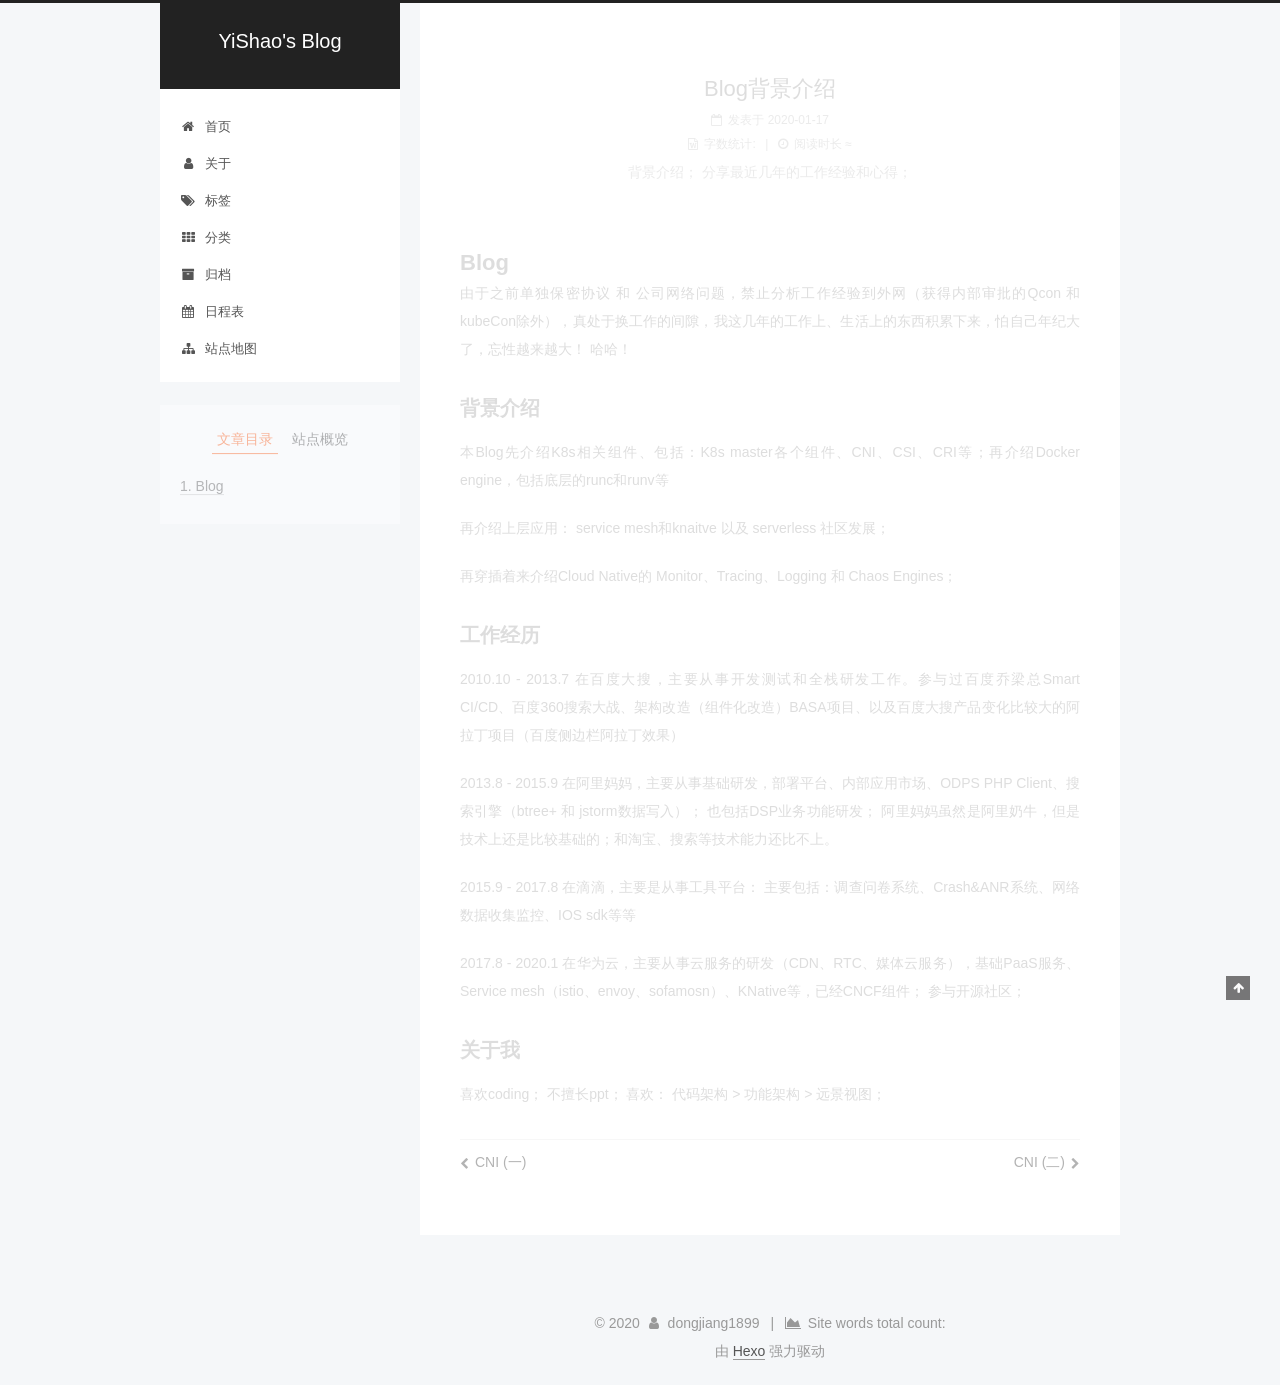
<file: 2020/01/17/common/index.html>
<!DOCTYPE html>



  


<html class="theme-next pisces use-motion" lang="zh-Hans">
<head>
  <meta charset="UTF-8"/>
<meta http-equiv="X-UA-Compatible" content="IE=edge" />
<meta name="viewport" content="width=device-width, initial-scale=1, maximum-scale=1"/>
<meta name="theme-color" content="#222">









<meta http-equiv="Cache-Control" content="no-transform" />
<meta http-equiv="Cache-Control" content="no-siteapp" />
















  
  
  <link href="/lib/fancybox/source/jquery.fancybox.css?v=2.1.5" rel="stylesheet" type="text/css" />







<link href="/lib/font-awesome/css/font-awesome.min.css?v=4.6.2" rel="stylesheet" type="text/css" />

<link href="/css/main.css?v=5.1.4" rel="stylesheet" type="text/css" />


  <link rel="apple-touch-icon" sizes="180x180" href="/images/apple-touch-icon-next.png?v=5.1.4">


  <link rel="icon" type="image/png" sizes="32x32" href="/images/favicon-32x32-next.png?v=5.1.4">


  <link rel="icon" type="image/png" sizes="16x16" href="/images/favicon-16x16-next.png?v=5.1.4">


  <link rel="mask-icon" href="/images/logo.svg?v=5.1.4" color="#222">





  <meta name="keywords" content="Hexo, NexT" />




  


  <link rel="alternate" href="/atom.xml" title="YiShao's Blog" type="application/atom+xml" />






<meta name="description" content="背景介绍； 分享最近几年的工作经验和心得；">
<meta property="og:type" content="article">
<meta property="og:title" content="Blog背景介绍">
<meta property="og:url" content="https://dongjiang1989.github.io/2020/01/17/common/index.html">
<meta property="og:site_name" content="YiShao&#39;s Blog">
<meta property="og:description" content="背景介绍； 分享最近几年的工作经验和心得；">
<meta property="article:published_time" content="2020-01-17T02:00:18.000Z">
<meta property="article:modified_time" content="2020-01-20T02:56:43.340Z">
<meta property="article:author" content="dongjiang1899">
<meta property="article:tag" content="Knative">
<meta property="article:tag" content=" Kubernetes">
<meta property="article:tag" content=" Service Mesh">
<meta property="article:tag" content=" CNI">
<meta property="article:tag" content=" OpenStack">
<meta name="twitter:card" content="summary">



<script type="text/javascript" id="hexo.configurations">
  var NexT = window.NexT || {};
  var CONFIG = {
    root: '/',
    scheme: 'Pisces',
    version: '5.1.4',
    sidebar: {"position":"left","display":"post","offset":12,"b2t":false,"scrollpercent":false,"onmobile":false},
    fancybox: true,
    tabs: true,
    motion: {"enable":true,"async":false,"transition":{"post_block":"fadeIn","post_header":"slideDownIn","post_body":"slideDownIn","coll_header":"slideLeftIn","sidebar":"slideUpIn"}},
    duoshuo: {
      userId: '0',
      author: '博主'
    },
    algolia: {
      applicationID: '',
      apiKey: '',
      indexName: '',
      hits: {"per_page":10},
      labels: {"input_placeholder":"Search for Posts","hits_empty":"We didn't find any results for the search: ${query}","hits_stats":"${hits} results found in ${time} ms"}
    }
  };
</script>



  <link rel="canonical" href="https://dongjiang1989.github.io/2020/01/17/common/"/>





  <title>Blog背景介绍 | YiShao's Blog</title>
  





  <script type="text/javascript">
    var _hmt = _hmt || [];
    (function() {
      var hm = document.createElement("script");
      hm.src = "https://hm.baidu.com/hm.js?27933c7453faaa78b496adb9ea986427";
      var s = document.getElementsByTagName("script")[0];
      s.parentNode.insertBefore(hm, s);
    })();
  </script>




<meta name="generator" content="Hexo 4.2.0"></head>

<body itemscope itemtype="http://schema.org/WebPage" lang="zh-Hans">

  
  
    
  

  <div class="container sidebar-position-left page-post-detail">
    <div class="headband"></div>

    <header id="header" class="header" itemscope itemtype="http://schema.org/WPHeader">
      <div class="header-inner"><div class="site-brand-wrapper">
  <div class="site-meta ">
    

    <div class="custom-logo-site-title">
      <a href="/"  class="brand" rel="start">
        <span class="logo-line-before"><i></i></span>
        <span class="site-title">YiShao's Blog</span>
        <span class="logo-line-after"><i></i></span>
      </a>
    </div>
      
        <p class="site-subtitle"></p>
      
  </div>

  <div class="site-nav-toggle">
    <button>
      <span class="btn-bar"></span>
      <span class="btn-bar"></span>
      <span class="btn-bar"></span>
    </button>
  </div>
</div>

<nav class="site-nav">
  

  
    <ul id="menu" class="menu">
      
        
        <li class="menu-item menu-item-home">
          <a href="/" rel="section">
            
              <i class="menu-item-icon fa fa-fw fa-home"></i> <br />
            
            首页
          </a>
        </li>
      
        
        <li class="menu-item menu-item-about">
          <a href="/about/" rel="section">
            
              <i class="menu-item-icon fa fa-fw fa-user"></i> <br />
            
            关于
          </a>
        </li>
      
        
        <li class="menu-item menu-item-tags">
          <a href="/tags/" rel="section">
            
              <i class="menu-item-icon fa fa-fw fa-tags"></i> <br />
            
            标签
          </a>
        </li>
      
        
        <li class="menu-item menu-item-categories">
          <a href="/categories/" rel="section">
            
              <i class="menu-item-icon fa fa-fw fa-th"></i> <br />
            
            分类
          </a>
        </li>
      
        
        <li class="menu-item menu-item-archives">
          <a href="/archives/" rel="section">
            
              <i class="menu-item-icon fa fa-fw fa-archive"></i> <br />
            
            归档
          </a>
        </li>
      
        
        <li class="menu-item menu-item-schedule">
          <a href="/schedule/" rel="section">
            
              <i class="menu-item-icon fa fa-fw fa-calendar"></i> <br />
            
            日程表
          </a>
        </li>
      
        
        <li class="menu-item menu-item-sitemap">
          <a href="/sitemap.xml" rel="section">
            
              <i class="menu-item-icon fa fa-fw fa-sitemap"></i> <br />
            
            站点地图
          </a>
        </li>
      

      
    </ul>
  

  
</nav>



 </div>
    </header>

    <main id="main" class="main">
      <div class="main-inner">
        <div class="content-wrap">
          <div id="content" class="content">
            

  <div id="posts" class="posts-expand">
    

  

  
  
  

  <article class="post post-type-normal" itemscope itemtype="http://schema.org/Article">
  
  
  
  <div class="post-block">
    <link itemprop="mainEntityOfPage" href="https://dongjiang1989.github.io/2020/01/17/common/">

    <span hidden itemprop="author" itemscope itemtype="http://schema.org/Person">
      <meta itemprop="name" content="dongjiang1899">
      <meta itemprop="description" content="">
      <meta itemprop="image" content="/images/avatar.gif">
    </span>

    <span hidden itemprop="publisher" itemscope itemtype="http://schema.org/Organization">
      <meta itemprop="name" content="YiShao's Blog">
    </span>

    
      <header class="post-header">

        
        
          <h1 class="post-title" itemprop="name headline">Blog背景介绍</h1>
        

        <div class="post-meta">
          <span class="post-time">
            
              <span class="post-meta-item-icon">
                <i class="fa fa-calendar-o"></i>
              </span>
              
                <span class="post-meta-item-text">发表于</span>
              
              <time title="创建于" itemprop="dateCreated datePublished" datetime="2020-01-17T10:00:18+08:00">
                2020-01-17
              </time>
            

            

            
          </span>

          

          
            
          

          
          

          

          
            <div class="post-wordcount">
              
                
                <span class="post-meta-item-icon">
                  <i class="fa fa-file-word-o"></i>
                </span>
                
                  <span class="post-meta-item-text">字数统计&#58;</span>
                
                <span title="字数统计">
                  
                </span>
              

              
                <span class="post-meta-divider">|</span>
              

              
                <span class="post-meta-item-icon">
                  <i class="fa fa-clock-o"></i>
                </span>
                
                  <span class="post-meta-item-text">阅读时长 &asymp;</span>
                
                <span title="阅读时长">
                  
                </span>
              
            </div>
          

          
              <div class="post-description">
                  背景介绍； 分享最近几年的工作经验和心得；
              </div>
          

        </div>
      </header>
    

    
    
    
    <div class="post-body" itemprop="articleBody">

      
      

      
        <h1 id="Blog"><a href="#Blog" class="headerlink" title="Blog"></a>Blog</h1><p>由于之前单独保密协议 和 公司网络问题，禁止分析工作经验到外网（获得内部审批的Qcon 和 kubeCon除外），真处于换工作的间隙，我这几年的工作上、生活上的东西积累下来，怕自己年纪大了，忘性越来越大！ 哈哈！</p>
<h2 id="背景介绍"><a href="#背景介绍" class="headerlink" title="背景介绍"></a>背景介绍</h2><p>本Blog先介绍K8s相关组件、包括：K8s master各个组件、CNI、CSI、CRI等；再介绍Docker engine，包括底层的runc和runv等</p>
<p>再介绍上层应用： service mesh和knaitve 以及 serverless 社区发展；</p>
<p>再穿插着来介绍Cloud Native的 Monitor、Tracing、Logging 和 Chaos Engines；</p>
<h2 id="工作经历"><a href="#工作经历" class="headerlink" title="工作经历"></a>工作经历</h2><p>2010.10 - 2013.7 在百度大搜，主要从事开发测试和全栈研发工作。参与过百度乔梁总Smart CI/CD、百度360搜索大战、架构改造（组件化改造）BASA项目、以及百度大搜产品变化比较大的阿拉丁项目（百度侧边栏阿拉丁效果）</p>
<p>2013.8 - 2015.9 在阿里妈妈，主要从事基础研发，部署平台、内部应用市场、ODPS PHP Client、搜索引擎（btree+ 和 jstorm数据写入）； 也包括DSP业务功能研发； 阿里妈妈虽然是阿里奶牛，但是技术上还是比较基础的；和淘宝、搜索等技术能力还比不上。</p>
<p>2015.9 - 2017.8 在滴滴，主要是从事工具平台： 主要包括：调查问卷系统、Crash&amp;ANR系统、网络数据收集监控、IOS sdk等等</p>
<p>2017.8 - 2020.1 在华为云，主要从事云服务的研发（CDN、RTC、媒体云服务），基础PaaS服务、Service mesh（istio、envoy、sofamosn）、KNative等，已经CNCF组件； 参与开源社区；</p>
<h2 id="关于我"><a href="#关于我" class="headerlink" title="关于我"></a>关于我</h2><p>喜欢coding； 不擅长ppt； 喜欢： 代码架构 &gt; 功能架构 &gt; 远景视图；</p>

      
    </div>
    
    
    

    

    

    

    <footer class="post-footer">
      

      
      
      

      
        <div class="post-nav">
          <div class="post-nav-next post-nav-item">
            
              <a href="/2020/01/15/CNI/" rel="next" title="CNI (一)">
                <i class="fa fa-chevron-left"></i> CNI (一)
              </a>
            
          </div>

          <span class="post-nav-divider"></span>

          <div class="post-nav-prev post-nav-item">
            
              <a href="/2020/01/19/CNI1/" rel="prev" title="CNI (二)">
                CNI (二) <i class="fa fa-chevron-right"></i>
              </a>
            
          </div>
        </div>
      

      
      
    </footer>
  </div>
  
  
  
  </article>



    <div class="post-spread">
      
    </div>
  </div>


          </div>
          


          

  



        </div>
        
          
  
  <div class="sidebar-toggle">
    <div class="sidebar-toggle-line-wrap">
      <span class="sidebar-toggle-line sidebar-toggle-line-first"></span>
      <span class="sidebar-toggle-line sidebar-toggle-line-middle"></span>
      <span class="sidebar-toggle-line sidebar-toggle-line-last"></span>
    </div>
  </div>

  <aside id="sidebar" class="sidebar">
    
    <div class="sidebar-inner">

      

      
        <ul class="sidebar-nav motion-element">
          <li class="sidebar-nav-toc sidebar-nav-active" data-target="post-toc-wrap">
            文章目录
          </li>
          <li class="sidebar-nav-overview" data-target="site-overview-wrap">
            站点概览
          </li>
        </ul>
      

      <section class="site-overview-wrap sidebar-panel">
        <div class="site-overview">
          <div class="site-author motion-element" itemprop="author" itemscope itemtype="http://schema.org/Person">
            
              <p class="site-author-name" itemprop="name">dongjiang1899</p>
              <p class="site-description motion-element" itemprop="description"></p>
          </div>

          <nav class="site-state motion-element">

            
              <div class="site-state-item site-state-posts">
              
                <a href="/archives/%7C%7C%20archive">
              
                  <span class="site-state-item-count">3</span>
                  <span class="site-state-item-name">日志</span>
                </a>
              </div>
            

            

            
              
              
              <div class="site-state-item site-state-tags">
                
                  <span class="site-state-item-count">1</span>
                  <span class="site-state-item-name">标签</span>
                
              </div>
            

          </nav>

          
            <div class="feed-link motion-element">
              <a href="/atom.xml" rel="alternate">
                <i class="fa fa-rss"></i>
                RSS
              </a>
            </div>
          

          

          
          

          
          

          

        </div>
      </section>

      
      <!--noindex-->
        <section class="post-toc-wrap motion-element sidebar-panel sidebar-panel-active">
          <div class="post-toc">

            
              
            

            
              <div class="post-toc-content"><ol class="nav"><li class="nav-item nav-level-1"><a class="nav-link" href="#Blog"><span class="nav-number">1.</span> <span class="nav-text">Blog</span></a><ol class="nav-child"><li class="nav-item nav-level-2"><a class="nav-link" href="#背景介绍"><span class="nav-number">1.1.</span> <span class="nav-text">背景介绍</span></a></li><li class="nav-item nav-level-2"><a class="nav-link" href="#工作经历"><span class="nav-number">1.2.</span> <span class="nav-text">工作经历</span></a></li><li class="nav-item nav-level-2"><a class="nav-link" href="#关于我"><span class="nav-number">1.3.</span> <span class="nav-text">关于我</span></a></li></ol></li></ol></div>
            

          </div>
        </section>
      <!--/noindex-->
      

      

    </div>
  </aside>


        
      </div>
    </main>

    <footer id="footer" class="footer">
      <div class="footer-inner">
        <div class="copyright">&copy; <span itemprop="copyrightYear">2020</span>
  <span class="with-love">
    <i class="fa fa-user"></i>
  </span>
  <span class="author" itemprop="copyrightHolder">dongjiang1899</span>

  
    <span class="post-meta-divider">|</span>
    <span class="post-meta-item-icon">
      <i class="fa fa-area-chart"></i>
    </span>
    
      <span class="post-meta-item-text">Site words total count&#58;</span>
    
    <span title="Site words total count"></span>
  
</div>


  <div class="powered-by">由 <a class="theme-link" target="_blank" href="https://hexo.io">Hexo</a> 强力驱动</div>








        







        
      </div>
    </footer>

    
      <div class="back-to-top">
        <i class="fa fa-arrow-up"></i>
        
      </div>
    

    

  </div>

  

<script type="text/javascript">
  if (Object.prototype.toString.call(window.Promise) !== '[object Function]') {
    window.Promise = null;
  }
</script>









  












  
  
    <script type="text/javascript" src="/lib/jquery/index.js?v=2.1.3"></script>
  

  
  
    <script type="text/javascript" src="/lib/fastclick/lib/fastclick.min.js?v=1.0.6"></script>
  

  
  
    <script type="text/javascript" src="/lib/jquery_lazyload/jquery.lazyload.js?v=1.9.7"></script>
  

  
  
    <script type="text/javascript" src="/lib/velocity/velocity.min.js?v=1.2.1"></script>
  

  
  
    <script type="text/javascript" src="/lib/velocity/velocity.ui.min.js?v=1.2.1"></script>
  

  
  
    <script type="text/javascript" src="/lib/fancybox/source/jquery.fancybox.pack.js?v=2.1.5"></script>
  


  


  <script type="text/javascript" src="/js/src/utils.js?v=5.1.4"></script>

  <script type="text/javascript" src="/js/src/motion.js?v=5.1.4"></script>



  
  


  <script type="text/javascript" src="/js/src/affix.js?v=5.1.4"></script>

  <script type="text/javascript" src="/js/src/schemes/pisces.js?v=5.1.4"></script>



  
  <script type="text/javascript" src="/js/src/scrollspy.js?v=5.1.4"></script>
<script type="text/javascript" src="/js/src/post-details.js?v=5.1.4"></script>



  


  <script type="text/javascript" src="/js/src/bootstrap.js?v=5.1.4"></script>



  


  




	





  





  












  





  

  

  

  
  

  

  

  

</body>
</html>
</file>
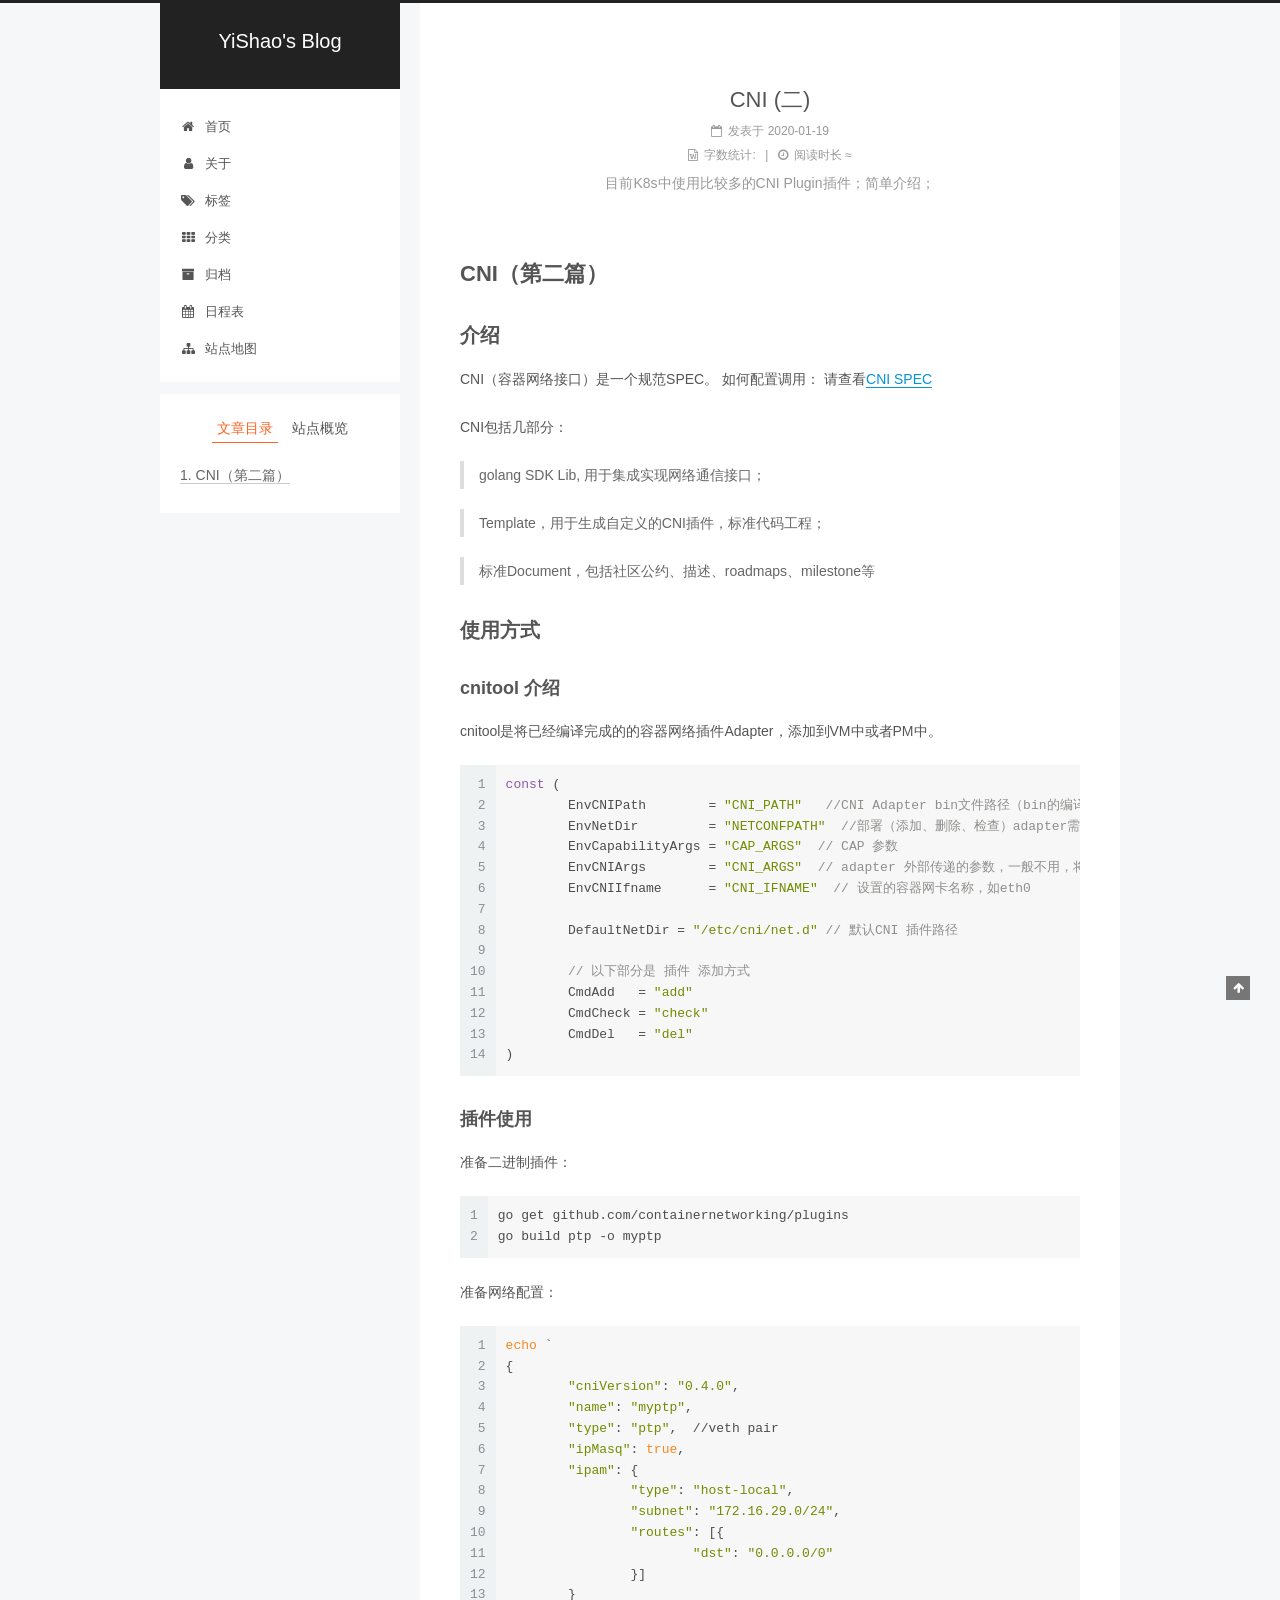
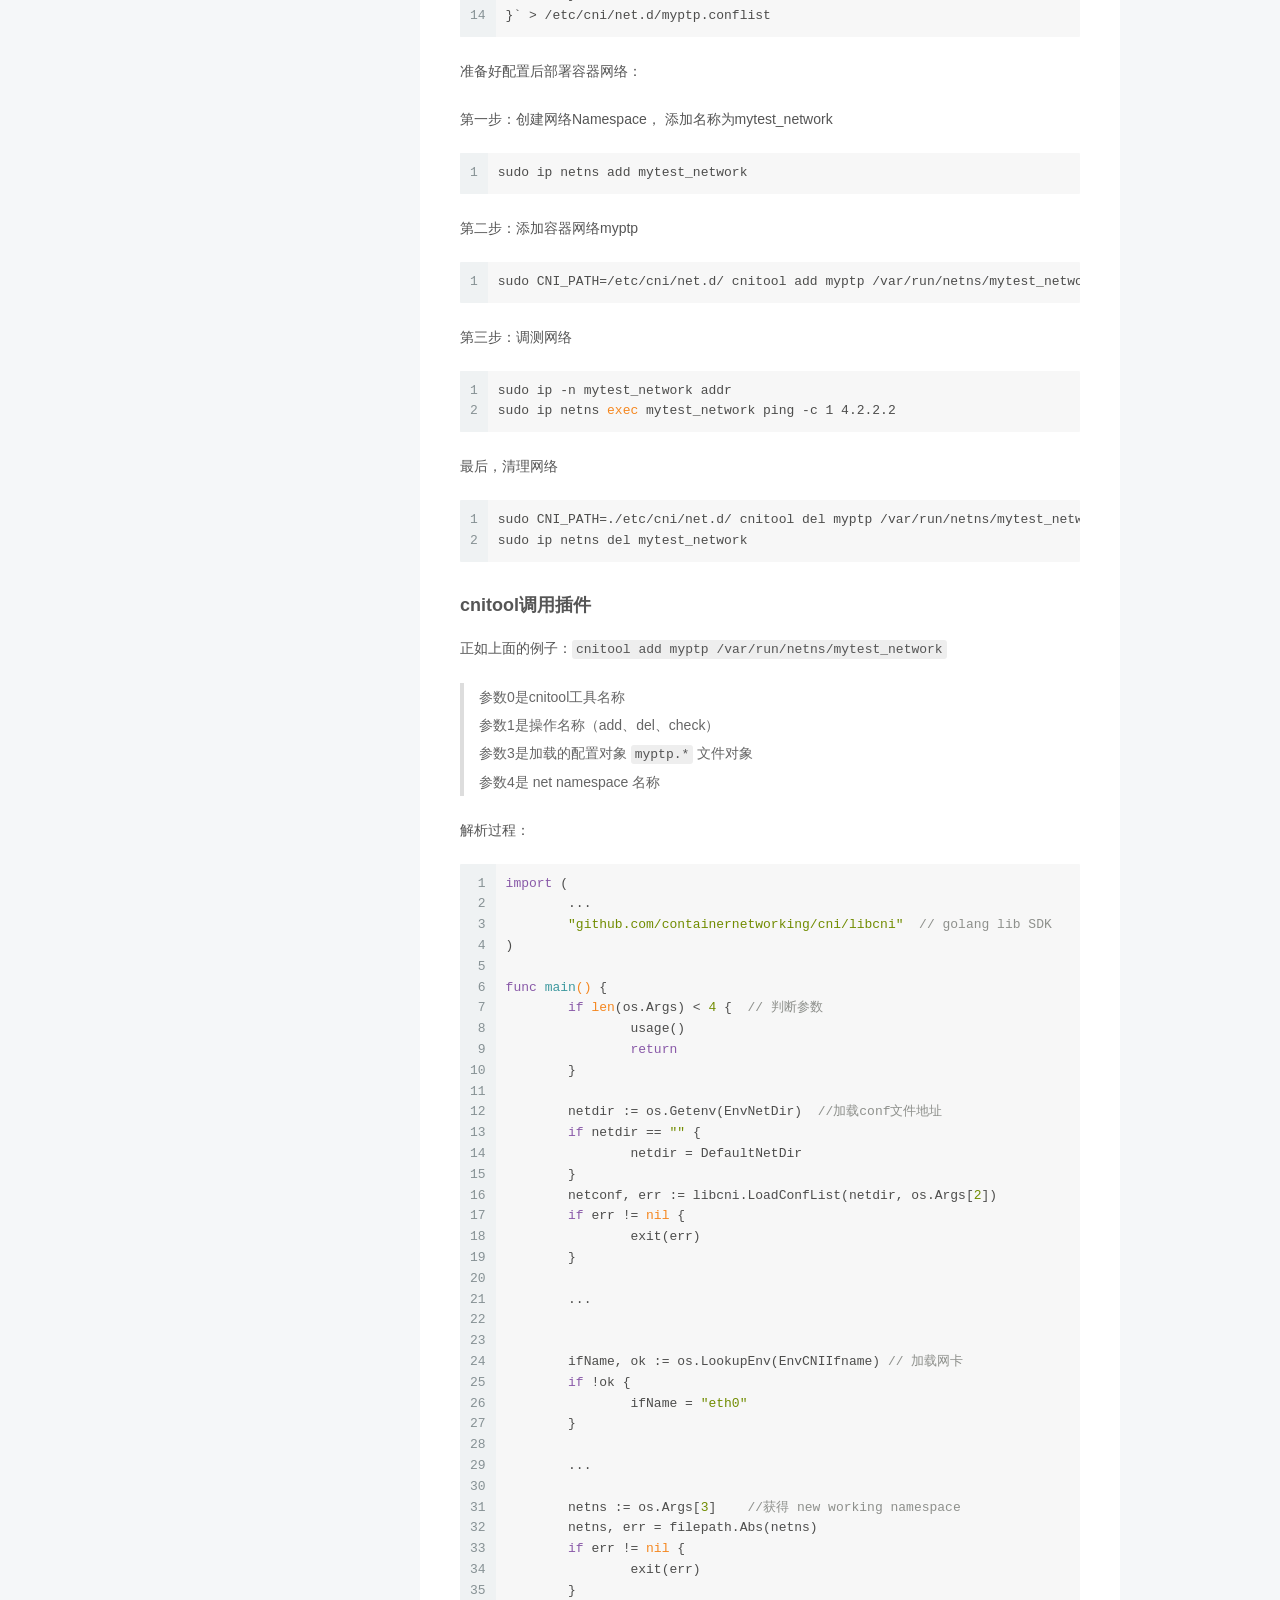
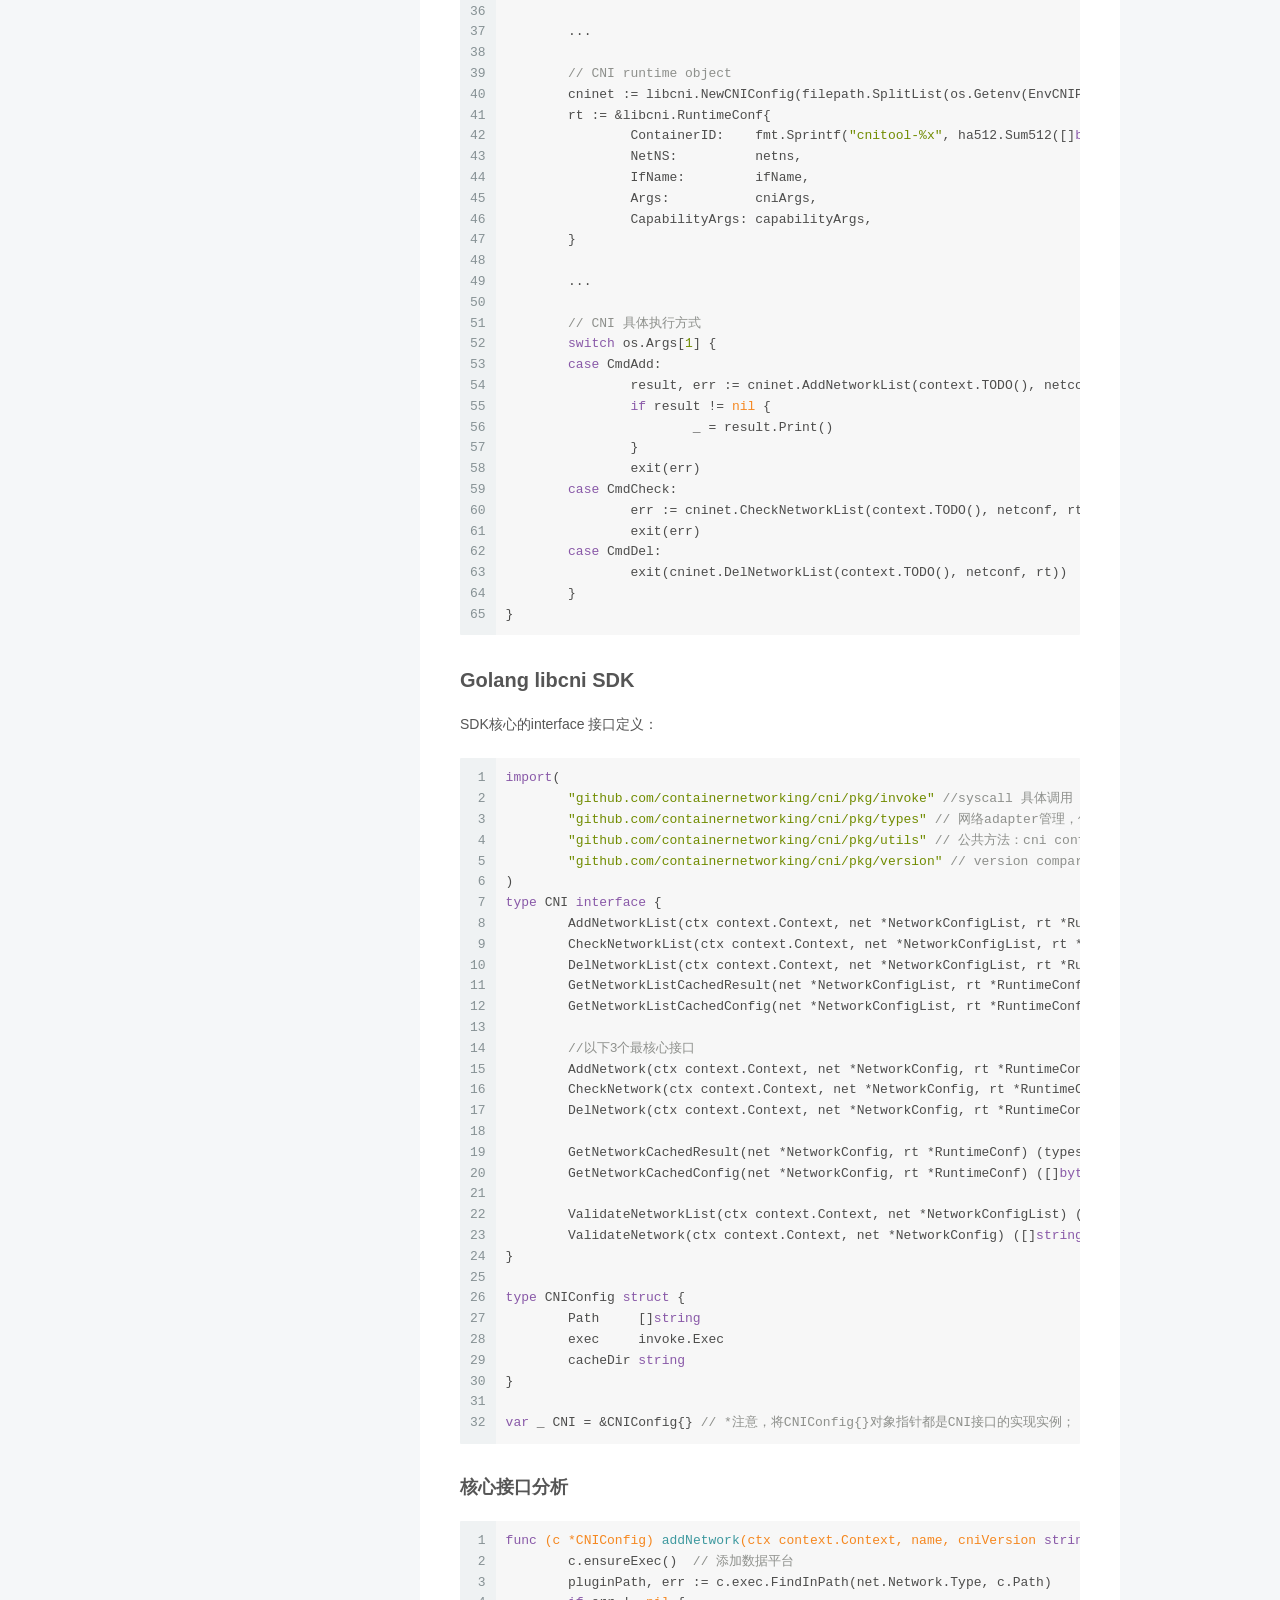
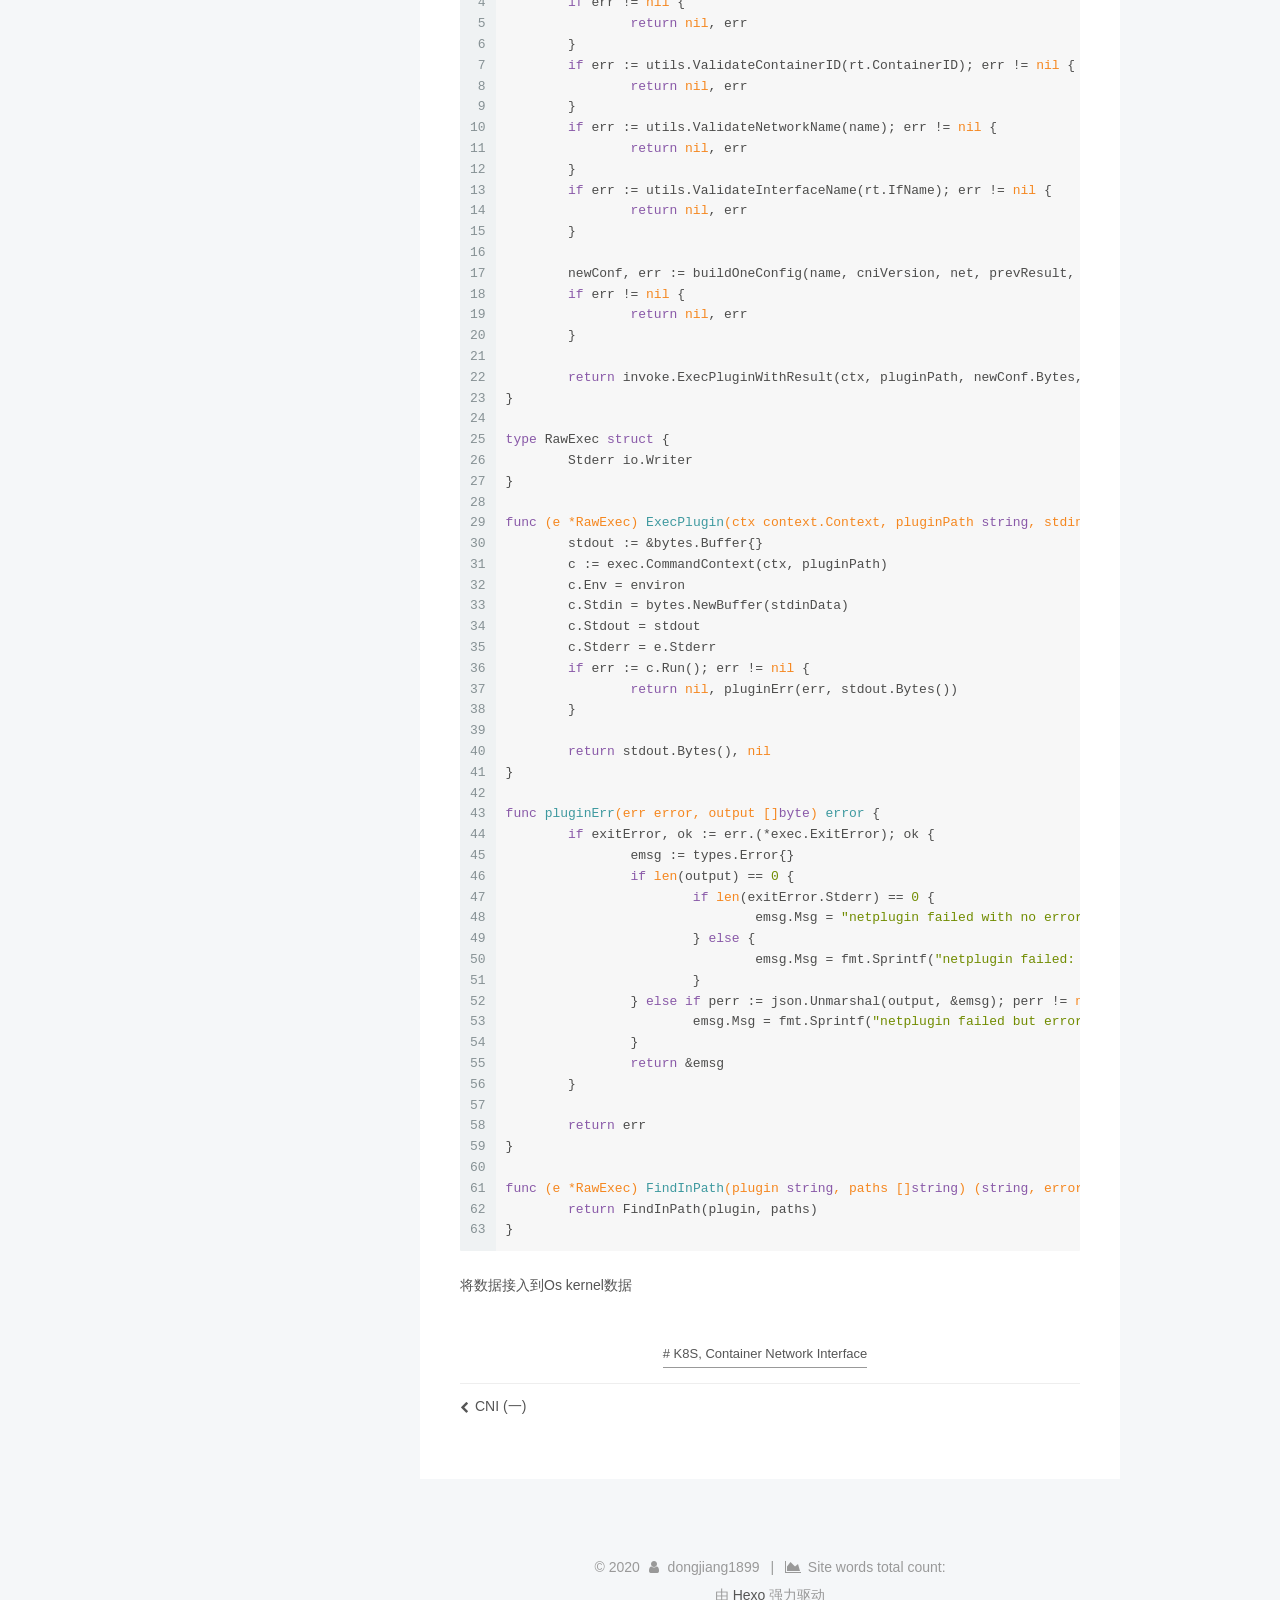
<file: 2020/01/19/CNI1/index.html>
<!DOCTYPE html>



  


<html class="theme-next pisces use-motion" lang="zh-Hans">
<head>
  <meta charset="UTF-8"/>
<meta http-equiv="X-UA-Compatible" content="IE=edge" />
<meta name="viewport" content="width=device-width, initial-scale=1, maximum-scale=1"/>
<meta name="theme-color" content="#222">









<meta http-equiv="Cache-Control" content="no-transform" />
<meta http-equiv="Cache-Control" content="no-siteapp" />
















  
  
  <link href="/lib/fancybox/source/jquery.fancybox.css?v=2.1.5" rel="stylesheet" type="text/css" />







<link href="/lib/font-awesome/css/font-awesome.min.css?v=4.6.2" rel="stylesheet" type="text/css" />

<link href="/css/main.css?v=5.1.4" rel="stylesheet" type="text/css" />


  <link rel="apple-touch-icon" sizes="180x180" href="/images/apple-touch-icon-next.png?v=5.1.4">


  <link rel="icon" type="image/png" sizes="32x32" href="/images/favicon-32x32-next.png?v=5.1.4">


  <link rel="icon" type="image/png" sizes="16x16" href="/images/favicon-16x16-next.png?v=5.1.4">


  <link rel="mask-icon" href="/images/logo.svg?v=5.1.4" color="#222">





  <meta name="keywords" content="K8S, Container Network Interface," />




  


  <link rel="alternate" href="/atom.xml" title="YiShao's Blog" type="application/atom+xml" />






<meta name="description" content="目前K8s中使用比较多的CNI Plugin插件；简单介绍；">
<meta property="og:type" content="article">
<meta property="og:title" content="CNI (二)">
<meta property="og:url" content="https://dongjiang1989.github.io/2020/01/19/CNI1/index.html">
<meta property="og:site_name" content="YiShao&#39;s Blog">
<meta property="og:description" content="目前K8s中使用比较多的CNI Plugin插件；简单介绍；">
<meta property="article:published_time" content="2020-01-19T06:59:21.000Z">
<meta property="article:modified_time" content="2020-01-19T07:34:07.631Z">
<meta property="article:author" content="dongjiang1899">
<meta property="article:tag" content="K8S, Container Network Interface">
<meta name="twitter:card" content="summary">



<script type="text/javascript" id="hexo.configurations">
  var NexT = window.NexT || {};
  var CONFIG = {
    root: '/',
    scheme: 'Pisces',
    version: '5.1.4',
    sidebar: {"position":"left","display":"post","offset":12,"b2t":false,"scrollpercent":false,"onmobile":false},
    fancybox: true,
    tabs: true,
    motion: {"enable":true,"async":false,"transition":{"post_block":"fadeIn","post_header":"slideDownIn","post_body":"slideDownIn","coll_header":"slideLeftIn","sidebar":"slideUpIn"}},
    duoshuo: {
      userId: '0',
      author: '博主'
    },
    algolia: {
      applicationID: '',
      apiKey: '',
      indexName: '',
      hits: {"per_page":10},
      labels: {"input_placeholder":"Search for Posts","hits_empty":"We didn't find any results for the search: ${query}","hits_stats":"${hits} results found in ${time} ms"}
    }
  };
</script>



  <link rel="canonical" href="https://dongjiang1989.github.io/2020/01/19/CNI1/"/>





  <title>CNI (二) | YiShao's Blog</title>
  





  <script type="text/javascript">
    var _hmt = _hmt || [];
    (function() {
      var hm = document.createElement("script");
      hm.src = "https://hm.baidu.com/hm.js?27933c7453faaa78b496adb9ea986427";
      var s = document.getElementsByTagName("script")[0];
      s.parentNode.insertBefore(hm, s);
    })();
  </script>




<meta name="generator" content="Hexo 4.2.0"></head>

<body itemscope itemtype="http://schema.org/WebPage" lang="zh-Hans">

  
  
    
  

  <div class="container sidebar-position-left page-post-detail">
    <div class="headband"></div>

    <header id="header" class="header" itemscope itemtype="http://schema.org/WPHeader">
      <div class="header-inner"><div class="site-brand-wrapper">
  <div class="site-meta ">
    

    <div class="custom-logo-site-title">
      <a href="/"  class="brand" rel="start">
        <span class="logo-line-before"><i></i></span>
        <span class="site-title">YiShao's Blog</span>
        <span class="logo-line-after"><i></i></span>
      </a>
    </div>
      
        <p class="site-subtitle"></p>
      
  </div>

  <div class="site-nav-toggle">
    <button>
      <span class="btn-bar"></span>
      <span class="btn-bar"></span>
      <span class="btn-bar"></span>
    </button>
  </div>
</div>

<nav class="site-nav">
  

  
    <ul id="menu" class="menu">
      
        
        <li class="menu-item menu-item-home">
          <a href="/" rel="section">
            
              <i class="menu-item-icon fa fa-fw fa-home"></i> <br />
            
            首页
          </a>
        </li>
      
        
        <li class="menu-item menu-item-about">
          <a href="/about/" rel="section">
            
              <i class="menu-item-icon fa fa-fw fa-user"></i> <br />
            
            关于
          </a>
        </li>
      
        
        <li class="menu-item menu-item-tags">
          <a href="/tags/" rel="section">
            
              <i class="menu-item-icon fa fa-fw fa-tags"></i> <br />
            
            标签
          </a>
        </li>
      
        
        <li class="menu-item menu-item-categories">
          <a href="/categories/" rel="section">
            
              <i class="menu-item-icon fa fa-fw fa-th"></i> <br />
            
            分类
          </a>
        </li>
      
        
        <li class="menu-item menu-item-archives">
          <a href="/archives/" rel="section">
            
              <i class="menu-item-icon fa fa-fw fa-archive"></i> <br />
            
            归档
          </a>
        </li>
      
        
        <li class="menu-item menu-item-schedule">
          <a href="/schedule/" rel="section">
            
              <i class="menu-item-icon fa fa-fw fa-calendar"></i> <br />
            
            日程表
          </a>
        </li>
      
        
        <li class="menu-item menu-item-sitemap">
          <a href="/sitemap.xml" rel="section">
            
              <i class="menu-item-icon fa fa-fw fa-sitemap"></i> <br />
            
            站点地图
          </a>
        </li>
      

      
    </ul>
  

  
</nav>



 </div>
    </header>

    <main id="main" class="main">
      <div class="main-inner">
        <div class="content-wrap">
          <div id="content" class="content">
            

  <div id="posts" class="posts-expand">
    

  

  
  
  

  <article class="post post-type-normal" itemscope itemtype="http://schema.org/Article">
  
  
  
  <div class="post-block">
    <link itemprop="mainEntityOfPage" href="https://dongjiang1989.github.io/2020/01/19/CNI1/">

    <span hidden itemprop="author" itemscope itemtype="http://schema.org/Person">
      <meta itemprop="name" content="dongjiang1899">
      <meta itemprop="description" content="">
      <meta itemprop="image" content="/images/avatar.gif">
    </span>

    <span hidden itemprop="publisher" itemscope itemtype="http://schema.org/Organization">
      <meta itemprop="name" content="YiShao's Blog">
    </span>

    
      <header class="post-header">

        
        
          <h1 class="post-title" itemprop="name headline">CNI (二)</h1>
        

        <div class="post-meta">
          <span class="post-time">
            
              <span class="post-meta-item-icon">
                <i class="fa fa-calendar-o"></i>
              </span>
              
                <span class="post-meta-item-text">发表于</span>
              
              <time title="创建于" itemprop="dateCreated datePublished" datetime="2020-01-19T14:59:21+08:00">
                2020-01-19
              </time>
            

            

            
          </span>

          

          
            
          

          
          

          

          
            <div class="post-wordcount">
              
                
                <span class="post-meta-item-icon">
                  <i class="fa fa-file-word-o"></i>
                </span>
                
                  <span class="post-meta-item-text">字数统计&#58;</span>
                
                <span title="字数统计">
                  
                </span>
              

              
                <span class="post-meta-divider">|</span>
              

              
                <span class="post-meta-item-icon">
                  <i class="fa fa-clock-o"></i>
                </span>
                
                  <span class="post-meta-item-text">阅读时长 &asymp;</span>
                
                <span title="阅读时长">
                  
                </span>
              
            </div>
          

          
              <div class="post-description">
                  目前K8s中使用比较多的CNI Plugin插件；简单介绍；
              </div>
          

        </div>
      </header>
    

    
    
    
    <div class="post-body" itemprop="articleBody">

      
      

      
        <h1 id="CNI（第二篇）"><a href="#CNI（第二篇）" class="headerlink" title="CNI（第二篇）"></a>CNI（第二篇）</h1><h2 id="介绍"><a href="#介绍" class="headerlink" title="介绍"></a>介绍</h2><p>CNI（容器网络接口）是一个规范SPEC。 如何配置调用： 请查看<a href="https://github.com/containernetworking/cni/blob/master/SPEC.md" target="_blank" rel="noopener">CNI SPEC</a></p>
<p>CNI包括几部分： </p>
<blockquote>
<p>golang SDK Lib, 用于集成实现网络通信接口；</p>
</blockquote>
<blockquote>
<p>Template，用于生成自定义的CNI插件，标准代码工程；</p>
</blockquote>
<blockquote>
<p>标准Document，包括社区公约、描述、roadmaps、milestone等</p>
</blockquote>
<h2 id="使用方式"><a href="#使用方式" class="headerlink" title="使用方式"></a>使用方式</h2><h3 id="cnitool-介绍"><a href="#cnitool-介绍" class="headerlink" title="cnitool 介绍"></a>cnitool 介绍</h3><p>cnitool是将已经编译完成的的容器网络插件Adapter，添加到VM中或者PM中。</p>
<figure class="highlight golang"><table><tr><td class="gutter"><pre><span class="line">1</span><br><span class="line">2</span><br><span class="line">3</span><br><span class="line">4</span><br><span class="line">5</span><br><span class="line">6</span><br><span class="line">7</span><br><span class="line">8</span><br><span class="line">9</span><br><span class="line">10</span><br><span class="line">11</span><br><span class="line">12</span><br><span class="line">13</span><br><span class="line">14</span><br></pre></td><td class="code"><pre><span class="line"><span class="keyword">const</span> (</span><br><span class="line">	EnvCNIPath        = <span class="string">"CNI_PATH"</span>   <span class="comment">//CNI Adapter bin文件路径（bin的编译需要去掉cgo）</span></span><br><span class="line">	EnvNetDir         = <span class="string">"NETCONFPATH"</span>  <span class="comment">//部署（添加、删除、检查）adapter需要的json配置文件路径</span></span><br><span class="line">	EnvCapabilityArgs = <span class="string">"CAP_ARGS"</span>  <span class="comment">// CAP 参数</span></span><br><span class="line">	EnvCNIArgs        = <span class="string">"CNI_ARGS"</span>  <span class="comment">// adapter 外部传递的参数，一般不用，将args放在json文件中</span></span><br><span class="line">	EnvCNIIfname      = <span class="string">"CNI_IFNAME"</span>  <span class="comment">// 设置的容器网卡名称，如eth0</span></span><br><span class="line"></span><br><span class="line">	DefaultNetDir = <span class="string">"/etc/cni/net.d"</span> <span class="comment">// 默认CNI 插件路径</span></span><br><span class="line"></span><br><span class="line">	<span class="comment">// 以下部分是 插件 添加方式</span></span><br><span class="line">	CmdAdd   = <span class="string">"add"</span></span><br><span class="line">	CmdCheck = <span class="string">"check"</span></span><br><span class="line">	CmdDel   = <span class="string">"del"</span></span><br><span class="line">)</span><br></pre></td></tr></table></figure>

<h3 id="插件使用"><a href="#插件使用" class="headerlink" title="插件使用"></a>插件使用</h3><p>准备二进制插件：</p>
<figure class="highlight bash"><table><tr><td class="gutter"><pre><span class="line">1</span><br><span class="line">2</span><br></pre></td><td class="code"><pre><span class="line">go get github.com/containernetworking/plugins</span><br><span class="line">go build ptp -o myptp</span><br></pre></td></tr></table></figure>


<p>准备网络配置：</p>
<figure class="highlight bash"><table><tr><td class="gutter"><pre><span class="line">1</span><br><span class="line">2</span><br><span class="line">3</span><br><span class="line">4</span><br><span class="line">5</span><br><span class="line">6</span><br><span class="line">7</span><br><span class="line">8</span><br><span class="line">9</span><br><span class="line">10</span><br><span class="line">11</span><br><span class="line">12</span><br><span class="line">13</span><br><span class="line">14</span><br></pre></td><td class="code"><pre><span class="line"><span class="built_in">echo</span> `</span><br><span class="line">&#123;</span><br><span class="line">	<span class="string">"cniVersion"</span>: <span class="string">"0.4.0"</span>,</span><br><span class="line">	<span class="string">"name"</span>: <span class="string">"myptp"</span>,</span><br><span class="line">	<span class="string">"type"</span>: <span class="string">"ptp"</span>,  //veth pair</span><br><span class="line">	<span class="string">"ipMasq"</span>: <span class="literal">true</span>,</span><br><span class="line">	<span class="string">"ipam"</span>: &#123;</span><br><span class="line">		<span class="string">"type"</span>: <span class="string">"host-local"</span>,</span><br><span class="line">		<span class="string">"subnet"</span>: <span class="string">"172.16.29.0/24"</span>,</span><br><span class="line">		<span class="string">"routes"</span>: [&#123;</span><br><span class="line">			<span class="string">"dst"</span>: <span class="string">"0.0.0.0/0"</span></span><br><span class="line">		&#125;]</span><br><span class="line">	&#125;</span><br><span class="line">&#125;` &gt; /etc/cni/net.d/myptp.conflist</span><br></pre></td></tr></table></figure>

<p>准备好配置后部署容器网络：</p>
<p>第一步：创建网络Namespace， 添加名称为mytest_network</p>
<figure class="highlight bash"><table><tr><td class="gutter"><pre><span class="line">1</span><br></pre></td><td class="code"><pre><span class="line">sudo ip netns add mytest_network</span><br></pre></td></tr></table></figure>

<p>第二步：添加容器网络myptp</p>
<figure class="highlight bash"><table><tr><td class="gutter"><pre><span class="line">1</span><br></pre></td><td class="code"><pre><span class="line">sudo CNI_PATH=/etc/cni/net.d/ cnitool add myptp /var/run/netns/mytest_network</span><br></pre></td></tr></table></figure>

<p>第三步：调测网络</p>
<figure class="highlight bash"><table><tr><td class="gutter"><pre><span class="line">1</span><br><span class="line">2</span><br></pre></td><td class="code"><pre><span class="line">sudo ip -n mytest_network addr</span><br><span class="line">sudo ip netns <span class="built_in">exec</span> mytest_network ping -c 1 4.2.2.2</span><br></pre></td></tr></table></figure>

<p>最后，清理网络</p>
<figure class="highlight bash"><table><tr><td class="gutter"><pre><span class="line">1</span><br><span class="line">2</span><br></pre></td><td class="code"><pre><span class="line">sudo CNI_PATH=./etc/cni/net.d/ cnitool del myptp /var/run/netns/mytest_network</span><br><span class="line">sudo ip netns del mytest_network</span><br></pre></td></tr></table></figure>

<h3 id="cnitool调用插件"><a href="#cnitool调用插件" class="headerlink" title="cnitool调用插件"></a>cnitool调用插件</h3><p>正如上面的例子：<code>cnitool add myptp /var/run/netns/mytest_network</code></p>
<blockquote>
<p>参数0是cnitool工具名称<br>参数1是操作名称（add、del、check）<br>参数3是加载的配置对象 <code>myptp.*</code> 文件对象<br>参数4是 net namespace 名称</p>
</blockquote>
<p>解析过程：</p>
<figure class="highlight golang"><table><tr><td class="gutter"><pre><span class="line">1</span><br><span class="line">2</span><br><span class="line">3</span><br><span class="line">4</span><br><span class="line">5</span><br><span class="line">6</span><br><span class="line">7</span><br><span class="line">8</span><br><span class="line">9</span><br><span class="line">10</span><br><span class="line">11</span><br><span class="line">12</span><br><span class="line">13</span><br><span class="line">14</span><br><span class="line">15</span><br><span class="line">16</span><br><span class="line">17</span><br><span class="line">18</span><br><span class="line">19</span><br><span class="line">20</span><br><span class="line">21</span><br><span class="line">22</span><br><span class="line">23</span><br><span class="line">24</span><br><span class="line">25</span><br><span class="line">26</span><br><span class="line">27</span><br><span class="line">28</span><br><span class="line">29</span><br><span class="line">30</span><br><span class="line">31</span><br><span class="line">32</span><br><span class="line">33</span><br><span class="line">34</span><br><span class="line">35</span><br><span class="line">36</span><br><span class="line">37</span><br><span class="line">38</span><br><span class="line">39</span><br><span class="line">40</span><br><span class="line">41</span><br><span class="line">42</span><br><span class="line">43</span><br><span class="line">44</span><br><span class="line">45</span><br><span class="line">46</span><br><span class="line">47</span><br><span class="line">48</span><br><span class="line">49</span><br><span class="line">50</span><br><span class="line">51</span><br><span class="line">52</span><br><span class="line">53</span><br><span class="line">54</span><br><span class="line">55</span><br><span class="line">56</span><br><span class="line">57</span><br><span class="line">58</span><br><span class="line">59</span><br><span class="line">60</span><br><span class="line">61</span><br><span class="line">62</span><br><span class="line">63</span><br><span class="line">64</span><br><span class="line">65</span><br></pre></td><td class="code"><pre><span class="line"><span class="keyword">import</span> (</span><br><span class="line">	...</span><br><span class="line">	<span class="string">"github.com/containernetworking/cni/libcni"</span>  <span class="comment">// golang lib SDK</span></span><br><span class="line">)</span><br><span class="line"></span><br><span class="line"><span class="function"><span class="keyword">func</span> <span class="title">main</span><span class="params">()</span></span> &#123;</span><br><span class="line">	<span class="keyword">if</span> <span class="built_in">len</span>(os.Args) &lt; <span class="number">4</span> &#123;  <span class="comment">// 判断参数</span></span><br><span class="line">		usage()</span><br><span class="line">		<span class="keyword">return</span></span><br><span class="line">	&#125;</span><br><span class="line"></span><br><span class="line">	netdir := os.Getenv(EnvNetDir)  <span class="comment">//加载conf文件地址</span></span><br><span class="line">	<span class="keyword">if</span> netdir == <span class="string">""</span> &#123;</span><br><span class="line">		netdir = DefaultNetDir</span><br><span class="line">	&#125;</span><br><span class="line">	netconf, err := libcni.LoadConfList(netdir, os.Args[<span class="number">2</span>])</span><br><span class="line">	<span class="keyword">if</span> err != <span class="literal">nil</span> &#123;</span><br><span class="line">		exit(err)</span><br><span class="line">	&#125;</span><br><span class="line"></span><br><span class="line">	... </span><br><span class="line"></span><br><span class="line"></span><br><span class="line">	ifName, ok := os.LookupEnv(EnvCNIIfname) <span class="comment">// 加载网卡</span></span><br><span class="line">	<span class="keyword">if</span> !ok &#123;</span><br><span class="line">		ifName = <span class="string">"eth0"</span></span><br><span class="line">	&#125;</span><br><span class="line"></span><br><span class="line">	...</span><br><span class="line"></span><br><span class="line">	netns := os.Args[<span class="number">3</span>]    <span class="comment">//获得 new working namespace</span></span><br><span class="line">	netns, err = filepath.Abs(netns)</span><br><span class="line">	<span class="keyword">if</span> err != <span class="literal">nil</span> &#123;</span><br><span class="line">		exit(err)</span><br><span class="line">	&#125;</span><br><span class="line"></span><br><span class="line">	...</span><br><span class="line"></span><br><span class="line">	<span class="comment">// CNI runtime object</span></span><br><span class="line">	cninet := libcni.NewCNIConfig(filepath.SplitList(os.Getenv(EnvCNIPath)), <span class="literal">nil</span>)</span><br><span class="line">	rt := &amp;libcni.RuntimeConf&#123;</span><br><span class="line">		ContainerID:    fmt.Sprintf(<span class="string">"cnitool-%x"</span>, ha512.Sum512([]<span class="keyword">byte</span>(netns))[:<span class="number">10</span>]),</span><br><span class="line">		NetNS:          netns,</span><br><span class="line">		IfName:         ifName,</span><br><span class="line">		Args:           cniArgs,</span><br><span class="line">		CapabilityArgs: capabilityArgs,</span><br><span class="line">	&#125;</span><br><span class="line"></span><br><span class="line">	...</span><br><span class="line"></span><br><span class="line">	<span class="comment">// CNI 具体执行方式</span></span><br><span class="line">	<span class="keyword">switch</span> os.Args[<span class="number">1</span>] &#123;</span><br><span class="line">	<span class="keyword">case</span> CmdAdd:</span><br><span class="line">		result, err := cninet.AddNetworkList(context.TODO(), netconf, rt)</span><br><span class="line">		<span class="keyword">if</span> result != <span class="literal">nil</span> &#123;</span><br><span class="line">			_ = result.Print()</span><br><span class="line">		&#125;</span><br><span class="line">		exit(err)</span><br><span class="line">	<span class="keyword">case</span> CmdCheck:</span><br><span class="line">		err := cninet.CheckNetworkList(context.TODO(), netconf, rt)</span><br><span class="line">		exit(err)</span><br><span class="line">	<span class="keyword">case</span> CmdDel:</span><br><span class="line">		exit(cninet.DelNetworkList(context.TODO(), netconf, rt))</span><br><span class="line">	&#125;</span><br><span class="line">&#125;</span><br></pre></td></tr></table></figure>

<h2 id="Golang-libcni-SDK"><a href="#Golang-libcni-SDK" class="headerlink" title="Golang libcni SDK"></a>Golang libcni SDK</h2><p>SDK核心的interface 接口定义：</p>
<figure class="highlight golang"><table><tr><td class="gutter"><pre><span class="line">1</span><br><span class="line">2</span><br><span class="line">3</span><br><span class="line">4</span><br><span class="line">5</span><br><span class="line">6</span><br><span class="line">7</span><br><span class="line">8</span><br><span class="line">9</span><br><span class="line">10</span><br><span class="line">11</span><br><span class="line">12</span><br><span class="line">13</span><br><span class="line">14</span><br><span class="line">15</span><br><span class="line">16</span><br><span class="line">17</span><br><span class="line">18</span><br><span class="line">19</span><br><span class="line">20</span><br><span class="line">21</span><br><span class="line">22</span><br><span class="line">23</span><br><span class="line">24</span><br><span class="line">25</span><br><span class="line">26</span><br><span class="line">27</span><br><span class="line">28</span><br><span class="line">29</span><br><span class="line">30</span><br><span class="line">31</span><br><span class="line">32</span><br></pre></td><td class="code"><pre><span class="line"><span class="keyword">import</span>(</span><br><span class="line">	<span class="string">"github.com/containernetworking/cni/pkg/invoke"</span> <span class="comment">//syscall 具体调用</span></span><br><span class="line">	<span class="string">"github.com/containernetworking/cni/pkg/types"</span> <span class="comment">// 网络adapter管理，使用Plugin Chains模型进行关联</span></span><br><span class="line">	<span class="string">"github.com/containernetworking/cni/pkg/utils"</span> <span class="comment">// 公共方法：cni conf file中各个字段ValidCheck</span></span><br><span class="line">	<span class="string">"github.com/containernetworking/cni/pkg/version"</span> <span class="comment">// version compare相关: 0.2.x以下版本兼容；0.3.x 和 现在的0.4.x 版本兼容</span></span><br><span class="line">)</span><br><span class="line"><span class="keyword">type</span> CNI <span class="keyword">interface</span> &#123;</span><br><span class="line">	AddNetworkList(ctx context.Context, net *NetworkConfigList, rt *RuntimeConf) (types.Result, error)</span><br><span class="line">	CheckNetworkList(ctx context.Context, net *NetworkConfigList, rt *RuntimeConf) error</span><br><span class="line">	DelNetworkList(ctx context.Context, net *NetworkConfigList, rt *RuntimeConf) error</span><br><span class="line">	GetNetworkListCachedResult(net *NetworkConfigList, rt *RuntimeConf) (types.Result, error)</span><br><span class="line">	GetNetworkListCachedConfig(net *NetworkConfigList, rt *RuntimeConf) ([]<span class="keyword">byte</span>, *RuntimeConf, error)</span><br><span class="line"></span><br><span class="line">	<span class="comment">//以下3个最核心接口</span></span><br><span class="line">	AddNetwork(ctx context.Context, net *NetworkConfig, rt *RuntimeConf) (types.Result, error)</span><br><span class="line">	CheckNetwork(ctx context.Context, net *NetworkConfig, rt *RuntimeConf) error</span><br><span class="line">	DelNetwork(ctx context.Context, net *NetworkConfig, rt *RuntimeConf) error</span><br><span class="line"></span><br><span class="line">	GetNetworkCachedResult(net *NetworkConfig, rt *RuntimeConf) (types.Result, error)</span><br><span class="line">	GetNetworkCachedConfig(net *NetworkConfig, rt *RuntimeConf) ([]<span class="keyword">byte</span>, *RuntimeConf, error)</span><br><span class="line"></span><br><span class="line">	ValidateNetworkList(ctx context.Context, net *NetworkConfigList) ([]<span class="keyword">string</span>, error)</span><br><span class="line">	ValidateNetwork(ctx context.Context, net *NetworkConfig) ([]<span class="keyword">string</span>, error)</span><br><span class="line">&#125;</span><br><span class="line"></span><br><span class="line"><span class="keyword">type</span> CNIConfig <span class="keyword">struct</span> &#123;</span><br><span class="line">	Path     []<span class="keyword">string</span></span><br><span class="line">	exec     invoke.Exec</span><br><span class="line">	cacheDir <span class="keyword">string</span></span><br><span class="line">&#125;</span><br><span class="line"></span><br><span class="line"><span class="keyword">var</span> _ CNI = &amp;CNIConfig&#123;&#125; <span class="comment">// *注意，将CNIConfig&#123;&#125;对象指针都是CNI接口的实现实例；</span></span><br></pre></td></tr></table></figure>

<h3 id="核心接口分析"><a href="#核心接口分析" class="headerlink" title="核心接口分析"></a>核心接口分析</h3><figure class="highlight golang"><table><tr><td class="gutter"><pre><span class="line">1</span><br><span class="line">2</span><br><span class="line">3</span><br><span class="line">4</span><br><span class="line">5</span><br><span class="line">6</span><br><span class="line">7</span><br><span class="line">8</span><br><span class="line">9</span><br><span class="line">10</span><br><span class="line">11</span><br><span class="line">12</span><br><span class="line">13</span><br><span class="line">14</span><br><span class="line">15</span><br><span class="line">16</span><br><span class="line">17</span><br><span class="line">18</span><br><span class="line">19</span><br><span class="line">20</span><br><span class="line">21</span><br><span class="line">22</span><br><span class="line">23</span><br><span class="line">24</span><br><span class="line">25</span><br><span class="line">26</span><br><span class="line">27</span><br><span class="line">28</span><br><span class="line">29</span><br><span class="line">30</span><br><span class="line">31</span><br><span class="line">32</span><br><span class="line">33</span><br><span class="line">34</span><br><span class="line">35</span><br><span class="line">36</span><br><span class="line">37</span><br><span class="line">38</span><br><span class="line">39</span><br><span class="line">40</span><br><span class="line">41</span><br><span class="line">42</span><br><span class="line">43</span><br><span class="line">44</span><br><span class="line">45</span><br><span class="line">46</span><br><span class="line">47</span><br><span class="line">48</span><br><span class="line">49</span><br><span class="line">50</span><br><span class="line">51</span><br><span class="line">52</span><br><span class="line">53</span><br><span class="line">54</span><br><span class="line">55</span><br><span class="line">56</span><br><span class="line">57</span><br><span class="line">58</span><br><span class="line">59</span><br><span class="line">60</span><br><span class="line">61</span><br><span class="line">62</span><br><span class="line">63</span><br></pre></td><td class="code"><pre><span class="line"><span class="function"><span class="keyword">func</span> <span class="params">(c *CNIConfig)</span> <span class="title">addNetwork</span><span class="params">(ctx context.Context, name, cniVersion <span class="keyword">string</span>, net *NetworkConfig, prevResult types.Result, rt *RuntimeConf)</span> <span class="params">(types.Result, error)</span></span> &#123;</span><br><span class="line">	c.ensureExec()  <span class="comment">// 添加数据平台</span></span><br><span class="line">	pluginPath, err := c.exec.FindInPath(net.Network.Type, c.Path)</span><br><span class="line">	<span class="keyword">if</span> err != <span class="literal">nil</span> &#123;</span><br><span class="line">		<span class="keyword">return</span> <span class="literal">nil</span>, err</span><br><span class="line">	&#125;</span><br><span class="line">	<span class="keyword">if</span> err := utils.ValidateContainerID(rt.ContainerID); err != <span class="literal">nil</span> &#123;</span><br><span class="line">		<span class="keyword">return</span> <span class="literal">nil</span>, err</span><br><span class="line">	&#125;</span><br><span class="line">	<span class="keyword">if</span> err := utils.ValidateNetworkName(name); err != <span class="literal">nil</span> &#123;</span><br><span class="line">		<span class="keyword">return</span> <span class="literal">nil</span>, err</span><br><span class="line">	&#125;</span><br><span class="line">	<span class="keyword">if</span> err := utils.ValidateInterfaceName(rt.IfName); err != <span class="literal">nil</span> &#123;</span><br><span class="line">		<span class="keyword">return</span> <span class="literal">nil</span>, err</span><br><span class="line">	&#125;</span><br><span class="line"></span><br><span class="line">	newConf, err := buildOneConfig(name, cniVersion, net, prevResult, rt)</span><br><span class="line">	<span class="keyword">if</span> err != <span class="literal">nil</span> &#123;</span><br><span class="line">		<span class="keyword">return</span> <span class="literal">nil</span>, err</span><br><span class="line">	&#125;</span><br><span class="line"></span><br><span class="line">	<span class="keyword">return</span> invoke.ExecPluginWithResult(ctx, pluginPath, newConf.Bytes, c.args(<span class="string">"ADD"</span>, rt), c.exec) <span class="comment">//执行了Plugin 注入os.Exec</span></span><br><span class="line">&#125;</span><br><span class="line"></span><br><span class="line"><span class="keyword">type</span> RawExec <span class="keyword">struct</span> &#123;</span><br><span class="line">	Stderr io.Writer</span><br><span class="line">&#125;</span><br><span class="line"></span><br><span class="line"><span class="function"><span class="keyword">func</span> <span class="params">(e *RawExec)</span> <span class="title">ExecPlugin</span><span class="params">(ctx context.Context, pluginPath <span class="keyword">string</span>, stdinData []<span class="keyword">byte</span>, environ []<span class="keyword">string</span>)</span> <span class="params">([]<span class="keyword">byte</span>, error)</span></span> &#123;</span><br><span class="line">	stdout := &amp;bytes.Buffer&#123;&#125;</span><br><span class="line">	c := exec.CommandContext(ctx, pluginPath)</span><br><span class="line">	c.Env = environ</span><br><span class="line">	c.Stdin = bytes.NewBuffer(stdinData)</span><br><span class="line">	c.Stdout = stdout</span><br><span class="line">	c.Stderr = e.Stderr</span><br><span class="line">	<span class="keyword">if</span> err := c.Run(); err != <span class="literal">nil</span> &#123;</span><br><span class="line">		<span class="keyword">return</span> <span class="literal">nil</span>, pluginErr(err, stdout.Bytes())</span><br><span class="line">	&#125;</span><br><span class="line"></span><br><span class="line">	<span class="keyword">return</span> stdout.Bytes(), <span class="literal">nil</span></span><br><span class="line">&#125;</span><br><span class="line"></span><br><span class="line"><span class="function"><span class="keyword">func</span> <span class="title">pluginErr</span><span class="params">(err error, output []<span class="keyword">byte</span>)</span> <span class="title">error</span></span> &#123;</span><br><span class="line">	<span class="keyword">if</span> exitError, ok := err.(*exec.ExitError); ok &#123;</span><br><span class="line">		emsg := types.Error&#123;&#125;</span><br><span class="line">		<span class="keyword">if</span> <span class="built_in">len</span>(output) == <span class="number">0</span> &#123;</span><br><span class="line">			<span class="keyword">if</span> <span class="built_in">len</span>(exitError.Stderr) == <span class="number">0</span> &#123;</span><br><span class="line">				emsg.Msg = <span class="string">"netplugin failed with no error message"</span></span><br><span class="line">			&#125; <span class="keyword">else</span> &#123;</span><br><span class="line">				emsg.Msg = fmt.Sprintf(<span class="string">"netplugin failed: %q"</span>, <span class="keyword">string</span>(exitError.Stderr))</span><br><span class="line">			&#125;</span><br><span class="line">		&#125; <span class="keyword">else</span> <span class="keyword">if</span> perr := json.Unmarshal(output, &amp;emsg); perr != <span class="literal">nil</span> &#123;</span><br><span class="line">			emsg.Msg = fmt.Sprintf(<span class="string">"netplugin failed but error parsing its diagnostic message %q: %v"</span>, <span class="keyword">string</span>(output), perr)</span><br><span class="line">		&#125;</span><br><span class="line">		<span class="keyword">return</span> &amp;emsg</span><br><span class="line">	&#125;</span><br><span class="line"></span><br><span class="line">	<span class="keyword">return</span> err</span><br><span class="line">&#125;</span><br><span class="line"></span><br><span class="line"><span class="function"><span class="keyword">func</span> <span class="params">(e *RawExec)</span> <span class="title">FindInPath</span><span class="params">(plugin <span class="keyword">string</span>, paths []<span class="keyword">string</span>)</span> <span class="params">(<span class="keyword">string</span>, error)</span></span> &#123;</span><br><span class="line">	<span class="keyword">return</span> FindInPath(plugin, paths)</span><br><span class="line">&#125;</span><br></pre></td></tr></table></figure>

<p>将数据接入到Os kernel数据</p>

      
    </div>
    
    
    

    

    

    

    <footer class="post-footer">
      
        <div class="post-tags">
          
            <a href="/tags/K8S-Container-Network-Interface/" rel="tag"># K8S, Container Network Interface</a>
          
        </div>
      

      
      
      

      
        <div class="post-nav">
          <div class="post-nav-next post-nav-item">
            
              <a href="/2020/01/15/CNI/" rel="next" title="CNI (一)">
                <i class="fa fa-chevron-left"></i> CNI (一)
              </a>
            
          </div>

          <span class="post-nav-divider"></span>

          <div class="post-nav-prev post-nav-item">
            
          </div>
        </div>
      

      
      
    </footer>
  </div>
  
  
  
  </article>



    <div class="post-spread">
      
    </div>
  </div>


          </div>
          


          

  



        </div>
        
          
  
  <div class="sidebar-toggle">
    <div class="sidebar-toggle-line-wrap">
      <span class="sidebar-toggle-line sidebar-toggle-line-first"></span>
      <span class="sidebar-toggle-line sidebar-toggle-line-middle"></span>
      <span class="sidebar-toggle-line sidebar-toggle-line-last"></span>
    </div>
  </div>

  <aside id="sidebar" class="sidebar">
    
    <div class="sidebar-inner">

      

      
        <ul class="sidebar-nav motion-element">
          <li class="sidebar-nav-toc sidebar-nav-active" data-target="post-toc-wrap">
            文章目录
          </li>
          <li class="sidebar-nav-overview" data-target="site-overview-wrap">
            站点概览
          </li>
        </ul>
      

      <section class="site-overview-wrap sidebar-panel">
        <div class="site-overview">
          <div class="site-author motion-element" itemprop="author" itemscope itemtype="http://schema.org/Person">
            
              <p class="site-author-name" itemprop="name">dongjiang1899</p>
              <p class="site-description motion-element" itemprop="description"></p>
          </div>

          <nav class="site-state motion-element">

            
              <div class="site-state-item site-state-posts">
              
                <a href="/archives/%7C%7C%20archive">
              
                  <span class="site-state-item-count">3</span>
                  <span class="site-state-item-name">日志</span>
                </a>
              </div>
            

            

            
              
              
              <div class="site-state-item site-state-tags">
                
                  <span class="site-state-item-count">1</span>
                  <span class="site-state-item-name">标签</span>
                
              </div>
            

          </nav>

          
            <div class="feed-link motion-element">
              <a href="/atom.xml" rel="alternate">
                <i class="fa fa-rss"></i>
                RSS
              </a>
            </div>
          

          

          
          

          
          

          

        </div>
      </section>

      
      <!--noindex-->
        <section class="post-toc-wrap motion-element sidebar-panel sidebar-panel-active">
          <div class="post-toc">

            
              
            

            
              <div class="post-toc-content"><ol class="nav"><li class="nav-item nav-level-1"><a class="nav-link" href="#CNI（第二篇）"><span class="nav-number">1.</span> <span class="nav-text">CNI（第二篇）</span></a><ol class="nav-child"><li class="nav-item nav-level-2"><a class="nav-link" href="#介绍"><span class="nav-number">1.1.</span> <span class="nav-text">介绍</span></a></li><li class="nav-item nav-level-2"><a class="nav-link" href="#使用方式"><span class="nav-number">1.2.</span> <span class="nav-text">使用方式</span></a><ol class="nav-child"><li class="nav-item nav-level-3"><a class="nav-link" href="#cnitool-介绍"><span class="nav-number">1.2.1.</span> <span class="nav-text">cnitool 介绍</span></a></li><li class="nav-item nav-level-3"><a class="nav-link" href="#插件使用"><span class="nav-number">1.2.2.</span> <span class="nav-text">插件使用</span></a></li><li class="nav-item nav-level-3"><a class="nav-link" href="#cnitool调用插件"><span class="nav-number">1.2.3.</span> <span class="nav-text">cnitool调用插件</span></a></li></ol></li><li class="nav-item nav-level-2"><a class="nav-link" href="#Golang-libcni-SDK"><span class="nav-number">1.3.</span> <span class="nav-text">Golang libcni SDK</span></a><ol class="nav-child"><li class="nav-item nav-level-3"><a class="nav-link" href="#核心接口分析"><span class="nav-number">1.3.1.</span> <span class="nav-text">核心接口分析</span></a></li></ol></li></ol></li></ol></div>
            

          </div>
        </section>
      <!--/noindex-->
      

      

    </div>
  </aside>


        
      </div>
    </main>

    <footer id="footer" class="footer">
      <div class="footer-inner">
        <div class="copyright">&copy; <span itemprop="copyrightYear">2020</span>
  <span class="with-love">
    <i class="fa fa-user"></i>
  </span>
  <span class="author" itemprop="copyrightHolder">dongjiang1899</span>

  
    <span class="post-meta-divider">|</span>
    <span class="post-meta-item-icon">
      <i class="fa fa-area-chart"></i>
    </span>
    
      <span class="post-meta-item-text">Site words total count&#58;</span>
    
    <span title="Site words total count"></span>
  
</div>


  <div class="powered-by">由 <a class="theme-link" target="_blank" href="https://hexo.io">Hexo</a> 强力驱动</div>








        







        
      </div>
    </footer>

    
      <div class="back-to-top">
        <i class="fa fa-arrow-up"></i>
        
      </div>
    

    

  </div>

  

<script type="text/javascript">
  if (Object.prototype.toString.call(window.Promise) !== '[object Function]') {
    window.Promise = null;
  }
</script>









  












  
  
    <script type="text/javascript" src="/lib/jquery/index.js?v=2.1.3"></script>
  

  
  
    <script type="text/javascript" src="/lib/fastclick/lib/fastclick.min.js?v=1.0.6"></script>
  

  
  
    <script type="text/javascript" src="/lib/jquery_lazyload/jquery.lazyload.js?v=1.9.7"></script>
  

  
  
    <script type="text/javascript" src="/lib/velocity/velocity.min.js?v=1.2.1"></script>
  

  
  
    <script type="text/javascript" src="/lib/velocity/velocity.ui.min.js?v=1.2.1"></script>
  

  
  
    <script type="text/javascript" src="/lib/fancybox/source/jquery.fancybox.pack.js?v=2.1.5"></script>
  


  


  <script type="text/javascript" src="/js/src/utils.js?v=5.1.4"></script>

  <script type="text/javascript" src="/js/src/motion.js?v=5.1.4"></script>



  
  


  <script type="text/javascript" src="/js/src/affix.js?v=5.1.4"></script>

  <script type="text/javascript" src="/js/src/schemes/pisces.js?v=5.1.4"></script>



  
  <script type="text/javascript" src="/js/src/scrollspy.js?v=5.1.4"></script>
<script type="text/javascript" src="/js/src/post-details.js?v=5.1.4"></script>



  


  <script type="text/javascript" src="/js/src/bootstrap.js?v=5.1.4"></script>



  


  




	





  





  












  





  

  

  

  
  

  

  

  

</body>
</html>
</file>
<file: css/main.css>
/* normalize.css v3.0.2 | MIT License | git.io/normalize */
html {
  font-family: sans-serif; /* 1 */
  -ms-text-size-adjust: 100%; /* 2 */
  -webkit-text-size-adjust: 100%; /* 2 */
}
body {
  margin: 0;
}
article,
aside,
details,
figcaption,
figure,
footer,
header,
hgroup,
main,
menu,
nav,
section,
summary {
  display: block;
}
audio,
canvas,
progress,
video {
  display: inline-block; /* 1 */
  vertical-align: baseline; /* 2 */
}
audio:not([controls]) {
  display: none;
  height: 0;
}
[hidden],
template {
  display: none;
}
a {
  background-color: transparent;
}
a:active,
a:hover {
  outline: 0;
}
abbr[title] {
  border-bottom: 1px dotted;
}
b,
strong {
  font-weight: bold;
}
dfn {
  font-style: italic;
}
h1 {
  font-size: 2em;
  margin: 0.67em 0;
}
mark {
  background: #ff0;
  color: #000;
}
small {
  font-size: 80%;
}
sub,
sup {
  font-size: 75%;
  line-height: 0;
  position: relative;
  vertical-align: baseline;
}
sup {
  top: -0.5em;
}
sub {
  bottom: -0.25em;
}
img {
  border: 0;
}
svg:not(:root) {
  overflow: hidden;
}
figure {
  margin: 1em 40px;
}
hr {
  -moz-box-sizing: content-box;
  box-sizing: content-box;
  height: 0;
}
pre {
  overflow: auto;
}
code,
kbd,
pre,
samp {
  font-family: monospace, monospace;
  font-size: 1em;
}
button,
input,
optgroup,
select,
textarea {
  color: inherit; /* 1 */
  font: inherit; /* 2 */
  margin: 0; /* 3 */
}
button {
  overflow: visible;
}
button,
select {
  text-transform: none;
}
button,
html input[type="button"],
input[type="reset"],
input[type="submit"] {
  -webkit-appearance: button; /* 2 */
  cursor: pointer; /* 3 */
}
button[disabled],
html input[disabled] {
  cursor: default;
}
button::-moz-focus-inner,
input::-moz-focus-inner {
  border: 0;
  padding: 0;
}
input {
  line-height: normal;
}
input[type="checkbox"],
input[type="radio"] {
  box-sizing: border-box; /* 1 */
  padding: 0; /* 2 */
}
input[type="number"]::-webkit-inner-spin-button,
input[type="number"]::-webkit-outer-spin-button {
  height: auto;
}
input[type="search"] {
  -webkit-appearance: textfield; /* 1 */
  -moz-box-sizing: content-box;
  -webkit-box-sizing: content-box; /* 2 */
  box-sizing: content-box;
}
input[type="search"]::-webkit-search-cancel-button,
input[type="search"]::-webkit-search-decoration {
  -webkit-appearance: none;
}
fieldset {
  border: 1px solid #c0c0c0;
  margin: 0 2px;
  padding: 0.35em 0.625em 0.75em;
}
legend {
  border: 0; /* 1 */
  padding: 0; /* 2 */
}
textarea {
  overflow: auto;
}
optgroup {
  font-weight: bold;
}
table {
  border-collapse: collapse;
  border-spacing: 0;
}
td,
th {
  padding: 0;
}
::selection {
  background: #262a30;
  color: #fff;
}
body {
  position: relative;
  font-family: 'Lato', "PingFang SC", "Microsoft YaHei", sans-serif;
  font-size: 14px;
  line-height: 2;
  color: #555;
  background: #f5f7f9;
}
@media (max-width: 767px) {
  body {
    padding-right: 0 !important;
  }
}
@media (min-width: 768px) and (max-width: 991px) {
  body {
    padding-right: 0 !important;
  }
}
@media (min-width: 1600px) {
  body {
    font-size: 16px;
  }
}
h1,
h2,
h3,
h4,
h5,
h6 {
  margin: 0;
  padding: 0;
  font-weight: bold;
  line-height: 1.5;
  font-family: 'Lato', "PingFang SC", "Microsoft YaHei", sans-serif;
}
h2,
h3,
h4,
h5,
h6 {
  margin: 20px 0 15px;
}
h1 {
  font-size: 22px;
}
@media (max-width: 767px) {
  h1 {
    font-size: 18px;
  }
}
h2 {
  font-size: 20px;
}
@media (max-width: 767px) {
  h2 {
    font-size: 16px;
  }
}
h3 {
  font-size: 18px;
}
@media (max-width: 767px) {
  h3 {
    font-size: 14px;
  }
}
h4 {
  font-size: 16px;
}
@media (max-width: 767px) {
  h4 {
    font-size: 12px;
  }
}
h5 {
  font-size: 14px;
}
@media (max-width: 767px) {
  h5 {
    font-size: 10px;
  }
}
h6 {
  font-size: 12px;
}
@media (max-width: 767px) {
  h6 {
    font-size: 8px;
  }
}
p {
  margin: 0 0 20px 0;
}
a {
  color: #555;
  text-decoration: none;
  outline: none;
  border-bottom: 1px solid #999;
  word-wrap: break-word;
}
a:hover {
  color: #222;
  border-bottom-color: #222;
}
blockquote {
  margin: 0;
  padding: 0;
}
img {
  display: block;
  margin: auto;
  max-width: 100%;
  height: auto;
}
hr {
  margin: 40px 0;
  height: 3px;
  border: none;
  background-color: #ddd;
  background-image: repeating-linear-gradient(-45deg, #fff, #fff 4px, transparent 4px, transparent 8px);
}
blockquote {
  padding: 0 15px;
  color: #666;
  border-left: 4px solid #ddd;
}
blockquote cite::before {
  content: "-";
  padding: 0 5px;
}
dt {
  font-weight: 700;
}
dd {
  margin: 0;
  padding: 0;
}
kbd {
  border: 1px solid #ccc;
  border-radius: 0.2em;
  box-shadow: 0.1em 0.1em 0.2em rgba(0,0,0,0.1);
  background-color: #f9f9f9;
  font-family: inherit;
  background-image: -webkit-linear-gradient(top, #eee, #fff, #eee);
  padding: 0.1em 0.3em;
  white-space: nowrap;
}
.text-left {
  text-align: left;
}
.text-center {
  text-align: center;
}
.text-right {
  text-align: right;
}
.text-justify {
  text-align: justify;
}
.text-nowrap {
  white-space: nowrap;
}
.text-lowercase {
  text-transform: lowercase;
}
.text-uppercase {
  text-transform: uppercase;
}
.text-capitalize {
  text-transform: capitalize;
}
.center-block {
  display: block;
  margin-left: auto;
  margin-right: auto;
}
.clearfix:before,
.clearfix:after {
  content: " ";
  display: table;
}
.clearfix:after {
  clear: both;
}
.pullquote {
  width: 45%;
}
.pullquote.left {
  float: left;
  margin-left: 5px;
  margin-right: 10px;
}
.pullquote.right {
  float: right;
  margin-left: 10px;
  margin-right: 5px;
}
.affix.affix.affix {
  position: fixed;
}
.translation {
  margin-top: -20px;
  font-size: 14px;
  color: #999;
}
.scrollbar-measure {
  width: 100px;
  height: 100px;
  overflow: scroll;
  position: absolute;
  top: -9999px;
}
.use-motion .motion-element {
  opacity: 0;
}
table {
  margin: 20px 0;
  width: 100%;
  border-collapse: collapse;
  border-spacing: 0;
  border: 1px solid #ddd;
  font-size: 14px;
  table-layout: fixed;
  word-wrap: break-all;
}
table>tbody>tr:nth-of-type(odd) {
  background-color: #f9f9f9;
}
table>tbody>tr:hover {
  background-color: #f5f5f5;
}
caption,
th,
td {
  padding: 8px;
  text-align: left;
  vertical-align: middle;
  font-weight: normal;
}
th,
td {
  border-bottom: 3px solid #ddd;
  border-right: 1px solid #eee;
}
th {
  padding-bottom: 10px;
  font-weight: 700;
}
td {
  border-bottom-width: 1px;
}
html,
body {
  height: 100%;
}
.container {
  position: relative;
  min-height: 100%;
}
.header-inner {
  margin: 0 auto;
  padding: 100px 0 70px;
  width: 700px;
}
@media (min-width: 1600px) {
  .container .header-inner {
    width: 900px;
  }
}
.main {
  padding-bottom: 150px;
}
.main-inner {
  margin: 0 auto;
  width: 700px;
}
@media (min-width: 1600px) {
  .container .main-inner {
    width: 900px;
  }
}
.footer {
  position: absolute;
  left: 0;
  bottom: 0;
  width: 100%;
  min-height: 50px;
}
.footer-inner {
  box-sizing: border-box;
  margin: 20px auto;
  width: 700px;
}
@media (min-width: 1600px) {
  .container .footer-inner {
    width: 900px;
  }
}
pre,
.highlight {
  overflow: auto;
  margin: 20px 0;
  padding: 0;
  font-size: 13px;
  color: #4d4d4c;
  background: #f7f7f7;
  line-height: 1.6;
}
pre,
code {
  font-family: consolas, Menlo, "PingFang SC", "Microsoft YaHei", monospace;
}
code {
  padding: 2px 4px;
  word-wrap: break-word;
  color: #555;
  background: #eee;
  border-radius: 3px;
  font-size: 13px;
}
pre {
  padding: 10px;
}
pre code {
  padding: 0;
  color: #4d4d4c;
  background: none;
  text-shadow: none;
}
.highlight {
  border-radius: 1px;
}
.highlight pre {
  border: none;
  margin: 0;
  padding: 10px 0;
}
.highlight table {
  margin: 0;
  width: auto;
  border: none;
}
.highlight td {
  border: none;
  padding: 0;
}
.highlight figcaption {
  font-size: 1em;
  color: #4d4d4c;
  line-height: 1em;
  margin-bottom: 1em;
}
.highlight figcaption:before,
.highlight figcaption:after {
  content: " ";
  display: table;
}
.highlight figcaption:after {
  clear: both;
}
.highlight figcaption a {
  float: right;
  color: #4d4d4c;
}
.highlight figcaption a:hover {
  border-bottom-color: #4d4d4c;
}
.highlight .gutter pre {
  padding-left: 10px;
  padding-right: 10px;
  color: #869194;
  text-align: right;
  background-color: #eff2f3;
}
.highlight .code pre {
  width: 100%;
  padding-left: 10px;
  padding-right: 10px;
  background-color: #f7f7f7;
}
.highlight .line {
  height: 20px;
}
.gutter {
  -webkit-user-select: none;
  -moz-user-select: none;
  -ms-user-select: none;
  user-select: none;
}
.gist table {
  width: auto;
}
.gist table td {
  border: none;
}
pre .deletion {
  background: #fdd;
}
pre .addition {
  background: #dfd;
}
pre .meta {
  color: #8959a8;
}
pre .comment {
  color: #8e908c;
}
pre .variable,
pre .attribute,
pre .tag,
pre .regexp,
pre .ruby .constant,
pre .xml .tag .title,
pre .xml .pi,
pre .xml .doctype,
pre .html .doctype,
pre .css .id,
pre .css .class,
pre .css .pseudo {
  color: #c82829;
}
pre .number,
pre .preprocessor,
pre .built_in,
pre .literal,
pre .params,
pre .constant,
pre .command {
  color: #f5871f;
}
pre .ruby .class .title,
pre .css .rules .attribute,
pre .string,
pre .value,
pre .inheritance,
pre .header,
pre .ruby .symbol,
pre .xml .cdata,
pre .special,
pre .number,
pre .formula {
  color: #718c00;
}
pre .title,
pre .css .hexcolor {
  color: #3e999f;
}
pre .function,
pre .python .decorator,
pre .python .title,
pre .ruby .function .title,
pre .ruby .title .keyword,
pre .perl .sub,
pre .javascript .title,
pre .coffeescript .title {
  color: #4271ae;
}
pre .keyword,
pre .javascript .function {
  color: #8959a8;
}
.full-image.full-image.full-image.full-image {
  border: none;
  max-width: 100%;
  width: auto;
  margin: 20px auto 25px;
}
@media (min-width: 992px) {
  .full-image.full-image.full-image.full-image {
    max-width: none;
    width: 118%;
    margin: 0 -9%;
  }
}
.blockquote-center,
.page-home .post-type-quote blockquote,
.page-post-detail .post-type-quote blockquote {
  position: relative;
  margin: 40px 0;
  padding: 0;
  border-left: none;
  text-align: center;
}
.blockquote-center::before,
.page-home .post-type-quote blockquote::before,
.page-post-detail .post-type-quote blockquote::before,
.blockquote-center::after,
.page-home .post-type-quote blockquote::after,
.page-post-detail .post-type-quote blockquote::after {
  position: absolute;
  content: ' ';
  display: block;
  width: 100%;
  height: 24px;
  opacity: 0.2;
  background-repeat: no-repeat;
  background-position: 0 -6px;
  background-size: 22px 22px;
}
.blockquote-center::before,
.page-home .post-type-quote blockquote::before,
.page-post-detail .post-type-quote blockquote::before {
  top: -20px;
  background-image: url("../images/quote-l.svg");
  border-top: 1px solid #ccc;
}
.blockquote-center::after,
.page-home .post-type-quote blockquote::after,
.page-post-detail .post-type-quote blockquote::after {
  bottom: -20px;
  background-image: url("../images/quote-r.svg");
  border-bottom: 1px solid #ccc;
  background-position: 100% 8px;
}
.blockquote-center p,
.page-home .post-type-quote blockquote p,
.page-post-detail .post-type-quote blockquote p,
.blockquote-center div,
.page-home .post-type-quote blockquote div,
.page-post-detail .post-type-quote blockquote div {
  text-align: center;
}
.post .post-body .group-picture img {
  box-sizing: border-box;
  padding: 0 3px;
  border: none;
}
.post .group-picture-row {
  overflow: hidden;
  margin-top: 6px;
}
.post .group-picture-row:first-child {
  margin-top: 0;
}
.post .group-picture-column {
  float: left;
}
.page-post-detail .post-body .group-picture-column {
  float: none;
  margin-top: 10px;
  width: auto !important;
}
.page-post-detail .post-body .group-picture-column img {
  margin: 0 auto;
}
.page-archive .group-picture-container {
  overflow: hidden;
}
.page-archive .group-picture-row {
  float: left;
}
.page-archive .group-picture-row:first-child {
  margin-top: 6px;
}
.page-archive .group-picture-column {
  max-width: 150px;
  max-height: 150px;
}
.post-body .note {
  position: relative;
  padding: 15px;
  margin-bottom: 20px;
  border: 1px solid #eee;
  border-left-width: 5px;
  border-radius: 3px;
}
.post-body .note h2,
.post-body .note h3,
.post-body .note h4,
.post-body .note h5,
.post-body .note h6 {
  margin-top: 0;
  margin-bottom: 0;
  border-bottom: initial;
  padding-top: 0 !important;
}
.post-body .note p:first-child,
.post-body .note ul:first-child,
.post-body .note ol:first-child,
.post-body .note table:first-child,
.post-body .note pre:first-child,
.post-body .note blockquote:first-child {
  margin-top: 0;
}
.post-body .note p:last-child,
.post-body .note ul:last-child,
.post-body .note ol:last-child,
.post-body .note table:last-child,
.post-body .note pre:last-child,
.post-body .note blockquote:last-child {
  margin-bottom: 0;
}
.post-body .note.default {
  border-left-color: #777;
}
.post-body .note.default h2,
.post-body .note.default h3,
.post-body .note.default h4,
.post-body .note.default h5,
.post-body .note.default h6 {
  color: #777;
}
.post-body .note.primary {
  border-left-color: #6f42c1;
}
.post-body .note.primary h2,
.post-body .note.primary h3,
.post-body .note.primary h4,
.post-body .note.primary h5,
.post-body .note.primary h6 {
  color: #6f42c1;
}
.post-body .note.info {
  border-left-color: #428bca;
}
.post-body .note.info h2,
.post-body .note.info h3,
.post-body .note.info h4,
.post-body .note.info h5,
.post-body .note.info h6 {
  color: #428bca;
}
.post-body .note.success {
  border-left-color: #5cb85c;
}
.post-body .note.success h2,
.post-body .note.success h3,
.post-body .note.success h4,
.post-body .note.success h5,
.post-body .note.success h6 {
  color: #5cb85c;
}
.post-body .note.warning {
  border-left-color: #f0ad4e;
}
.post-body .note.warning h2,
.post-body .note.warning h3,
.post-body .note.warning h4,
.post-body .note.warning h5,
.post-body .note.warning h6 {
  color: #f0ad4e;
}
.post-body .note.danger {
  border-left-color: #d9534f;
}
.post-body .note.danger h2,
.post-body .note.danger h3,
.post-body .note.danger h4,
.post-body .note.danger h5,
.post-body .note.danger h6 {
  color: #d9534f;
}
.post-body .label {
  display: inline;
  padding: 0 2px;
  white-space: nowrap;
}
.post-body .label.default {
  background-color: #f0f0f0;
}
.post-body .label.primary {
  background-color: #efe6f7;
}
.post-body .label.info {
  background-color: #e5f2f8;
}
.post-body .label.success {
  background-color: #e7f4e9;
}
.post-body .label.warning {
  background-color: #fcf6e1;
}
.post-body .label.danger {
  background-color: #fae8eb;
}
.post-body .tabs {
  position: relative;
  display: block;
  margin-bottom: 20px;
  padding-top: 10px;
}
.post-body .tabs ul.nav-tabs {
  margin: 0;
  padding: 0;
  display: flex;
  margin-bottom: -1px;
}
@media (max-width: 413px) {
  .post-body .tabs ul.nav-tabs {
    display: block;
    margin-bottom: 5px;
  }
}
.post-body .tabs ul.nav-tabs li.tab {
  list-style-type: none !important;
  margin: 0 0.25em 0 0;
  border-top: 3px solid transparent;
  border-left: 1px solid transparent;
  border-right: 1px solid transparent;
}
@media (max-width: 413px) {
  .post-body .tabs ul.nav-tabs li.tab {
    margin: initial;
    border-top: 1px solid transparent;
    border-left: 3px solid transparent;
    border-right: 1px solid transparent;
    border-bottom: 1px solid transparent;
  }
}
.post-body .tabs ul.nav-tabs li.tab a {
  outline: 0;
  border-bottom: initial;
  display: block;
  line-height: 1.8em;
  padding: 0.25em 0.75em;
  transition-duration: 0.2s;
  transition-timing-function: ease-out;
  transition-delay: 0s;
}
.post-body .tabs ul.nav-tabs li.tab a i {
  width: 1.285714285714286em;
}
.post-body .tabs ul.nav-tabs li.tab.active {
  border-top: 3px solid #fc6423;
  border-left: 1px solid #ddd;
  border-right: 1px solid #ddd;
  background-color: #fff;
}
@media (max-width: 413px) {
  .post-body .tabs ul.nav-tabs li.tab.active {
    border-top: 1px solid #ddd;
    border-left: 3px solid #fc6423;
    border-right: 1px solid #ddd;
    border-bottom: 1px solid #ddd;
  }
}
.post-body .tabs ul.nav-tabs li.tab.active a {
  cursor: default;
  color: #555;
}
.post-body .tabs .tab-content {
  background-color: #fff;
}
.post-body .tabs .tab-content .tab-pane {
  border: 1px solid #ddd;
  padding: 20px 20px 0 20px;
}
.post-body .tabs .tab-content .tab-pane:not(.active) {
  display: none !important;
}
.post-body .tabs .tab-content .tab-pane.active {
  display: block !important;
}
.btn {
  display: inline-block;
  padding: 0 20px;
  font-size: 14px;
  color: #555;
  background: #fff;
  border: 2px solid #555;
  text-decoration: none;
  border-radius: 2px;
  transition-property: background-color;
  transition-duration: 0.2s;
  transition-timing-function: ease-in-out;
  transition-delay: 0s;
  line-height: 2;
}
.btn:hover {
  border-color: #222;
  color: #fff;
  background: #222;
}
.btn +.btn {
  margin: 0 0 8px 8px;
}
.btn .fa-fw {
  width: 1.285714285714286em;
  text-align: left;
}
.btn-bar {
  display: block;
  width: 22px;
  height: 2px;
  background: #555;
  border-radius: 1px;
}
.btn-bar+.btn-bar {
  margin-top: 4px;
}
.pagination {
  margin: 120px 0 40px;
  text-align: center;
  border-top: 1px solid #eee;
}
.page-number-basic,
.pagination .prev,
.pagination .next,
.pagination .page-number,
.pagination .space {
  display: inline-block;
  position: relative;
  top: -1px;
  margin: 0 10px;
  padding: 0 11px;
}
@media (max-width: 767px) {
  .page-number-basic,
  .pagination .prev,
  .pagination .next,
  .pagination .page-number,
  .pagination .space {
    margin: 0 5px;
  }
}
.pagination .prev,
.pagination .next,
.pagination .page-number {
  border-bottom: 0;
  border-top: 1px solid #eee;
  transition-property: border-color;
  transition-duration: 0.2s;
  transition-timing-function: ease-in-out;
  transition-delay: 0s;
}
.pagination .prev:hover,
.pagination .next:hover,
.pagination .page-number:hover {
  border-top-color: #222;
}
.pagination .space {
  padding: 0;
  margin: 0;
}
.pagination .prev {
  margin-left: 0;
}
.pagination .next {
  margin-right: 0;
}
.pagination .page-number.current {
  color: #fff;
  background: #ccc;
  border-top-color: #ccc;
}
@media (max-width: 767px) {
  .pagination {
    border-top: none;
  }
  .pagination .prev,
  .pagination .next,
  .pagination .page-number {
    margin-bottom: 10px;
    border-top: 0;
    border-bottom: 1px solid #eee;
    padding: 0 10px;
  }
  .pagination .prev:hover,
  .pagination .next:hover,
  .pagination .page-number:hover {
    border-bottom-color: #222;
  }
}
.comments {
  margin: 60px 20px 0;
}
.tag-cloud {
  text-align: center;
}
.tag-cloud a {
  display: inline-block;
  margin: 10px;
}
.back-to-top {
  box-sizing: border-box;
  position: fixed;
  bottom: -100px;
  right: 30px;
  z-index: 1050;
  padding: 0 6px;
  width: 24px;
  background: #222;
  font-size: 12px;
  opacity: 0.6;
  color: #fff;
  cursor: pointer;
  text-align: center;
  -webkit-transform: translateZ(0);
  transition-property: bottom;
  transition-duration: 0.2s;
  transition-timing-function: ease-in-out;
  transition-delay: 0s;
}
@media (min-width: 768px) and (max-width: 991px) {
  .back-to-top {
    display: none !important;
  }
}
@media (max-width: 767px) {
  .back-to-top {
    display: none !important;
  }
}
.back-to-top.back-to-top-on {
  bottom: 30px;
}
.header {
  background: transparent;
}
.header-inner {
  position: relative;
}
.headband {
  height: 3px;
  background: #222;
}
.site-meta {
  margin: 0;
  text-align: center;
}
@media (max-width: 767px) {
  .site-meta {
    text-align: center;
  }
}
.brand {
  position: relative;
  display: inline-block;
  padding: 0 40px;
  color: #fff;
  background: #222;
  border-bottom: none;
}
.brand:hover {
  color: #fff;
}
.logo {
  display: inline-block;
  margin-right: 5px;
  line-height: 36px;
  vertical-align: top;
}
.site-title {
  display: inline-block;
  vertical-align: top;
  line-height: 36px;
  font-size: 20px;
  font-weight: normal;
  font-family: 'Lato', "PingFang SC", "Microsoft YaHei", sans-serif;
}
.site-subtitle {
  margin-top: 10px;
  font-size: 13px;
  color: #ddd;
}
.use-motion .brand {
  opacity: 0;
}
.use-motion .logo,
.use-motion .site-title,
.use-motion .site-subtitle {
  opacity: 0;
  position: relative;
  top: -10px;
}
.site-nav-toggle {
  display: none;
  position: absolute;
  top: 10px;
  left: 10px;
}
@media (max-width: 767px) {
  .site-nav-toggle {
    display: block;
  }
}
.site-nav-toggle button {
  margin-top: 2px;
  padding: 9px 10px;
  background: transparent;
  border: none;
}
@media (max-width: 767px) {
  .site-nav {
    display: none;
    margin: 0 -10px;
    padding: 0 10px;
    clear: both;
    border-top: 1px solid #ddd;
  }
}
@media (min-width: 768px) and (max-width: 991px) {
  .site-nav {
    display: block !important;
  }
}
@media (min-width: 992px) {
  .site-nav {
    display: block !important;
  }
}
.menu {
  margin-top: 20px;
  padding-left: 0;
  text-align: center;
}
.menu .menu-item {
  display: inline-block;
  margin: 0 10px;
  list-style: none;
}
@media screen and (max-width: 767px) {
  .menu .menu-item {
    margin-top: 10px;
  }
}
.menu .menu-item a {
  display: block;
  font-size: 13px;
  line-height: inherit;
  border-bottom: 1px solid transparent;
  transition-property: border-color;
  transition-duration: 0.2s;
  transition-timing-function: ease-in-out;
  transition-delay: 0s;
}
.menu .menu-item a:hover,
.menu-item-active a {
  border-bottom-color: #222;
}
.menu .menu-item .fa {
  margin-right: 5px;
}
.use-motion .menu-item {
  opacity: 0;
}
.post-body {
  font-family: 'Lato', "PingFang SC", "Microsoft YaHei", sans-serif;
}
@media (max-width: 767px) {
  .post-body {
    word-break: break-word;
  }
}
.post-body .fancybox img {
  display: block !important;
  margin: 0 auto;
  cursor: pointer;
  cursor: zoom-in;
  cursor: -webkit-zoom-in;
}
.post-body .image-caption,
.post-body .figure .caption {
  margin: -20px auto 15px;
  text-align: center;
  font-size: 14px;
  color: #999;
  font-weight: bold;
  line-height: 1;
}
.post-sticky-flag {
  display: inline-block;
  font-size: 16px;
  -ms-transform: rotate(30deg);
  -webkit-transform: rotate(30deg);
  -moz-transform: rotate(30deg);
  -ms-transform: rotate(30deg);
  -o-transform: rotate(30deg);
  transform: rotate(30deg);
}
.use-motion .post-block,
.use-motion .pagination,
.use-motion .comments {
  opacity: 0;
}
.use-motion .post-header {
  opacity: 0;
}
.use-motion .post-body {
  opacity: 0;
}
.use-motion .collection-title {
  opacity: 0;
}
.posts-expand {
  padding-top: 40px;
}
@media (max-width: 767px) {
  .posts-expand {
    margin: 0 20px;
  }
  .post-body pre .gutter pre {
    padding-right: 10px;
  }
  .post-body .highlight {
    margin-left: 0px;
    margin-right: 0px;
    padding: 0;
  }
  .post-body .highlight .gutter pre {
    padding-right: 10px;
  }
}
@media (min-width: 992px) {
  .posts-expand .post-body {
    text-align: justify;
  }
}
.posts-expand .post-body h2,
.posts-expand .post-body h3,
.posts-expand .post-body h4,
.posts-expand .post-body h5,
.posts-expand .post-body h6 {
  padding-top: 10px;
}
.posts-expand .post-body h2 .header-anchor,
.posts-expand .post-body h3 .header-anchor,
.posts-expand .post-body h4 .header-anchor,
.posts-expand .post-body h5 .header-anchor,
.posts-expand .post-body h6 .header-anchor {
  float: right;
  margin-left: 10px;
  color: #ccc;
  border-bottom-style: none;
  visibility: hidden;
}
.posts-expand .post-body h2 .header-anchor:hover,
.posts-expand .post-body h3 .header-anchor:hover,
.posts-expand .post-body h4 .header-anchor:hover,
.posts-expand .post-body h5 .header-anchor:hover,
.posts-expand .post-body h6 .header-anchor:hover {
  color: inherit;
}
.posts-expand .post-body h2:hover .header-anchor,
.posts-expand .post-body h3:hover .header-anchor,
.posts-expand .post-body h4:hover .header-anchor,
.posts-expand .post-body h5:hover .header-anchor,
.posts-expand .post-body h6:hover .header-anchor {
  visibility: visible;
}
.posts-expand .post-body ul li {
  list-style: circle;
}
.posts-expand .post-body img {
  box-sizing: border-box;
  margin: auto;
  padding: 3px;
  border: 1px solid #ddd;
}
.posts-expand .post-body .fancybox img {
  margin: 0 auto 25px;
}
@media (max-width: 767px) {
  .posts-collapse {
    margin: 0 20px;
  }
  .posts-collapse .post-title,
  .posts-collapse .post-meta {
    display: block;
    width: auto;
    text-align: left;
  }
}
.posts-collapse {
  position: relative;
  z-index: 1010;
  margin-left: 55px;
}
.posts-collapse::after {
  content: " ";
  position: absolute;
  top: 20px;
  left: 0;
  margin-left: -2px;
  width: 4px;
  height: 100%;
  background: #f5f5f5;
  z-index: -1;
}
@media (max-width: 767px) {
  .posts-collapse {
    margin: 0 20px;
  }
}
.posts-collapse .collection-title {
  position: relative;
  margin: 60px 0;
}
.posts-collapse .collection-title h1,
.posts-collapse .collection-title h2 {
  margin-left: 20px;
}
.posts-collapse .collection-title small {
  color: #bbb;
  margin-left: 5px;
}
.posts-collapse .collection-title::before {
  content: " ";
  position: absolute;
  left: 0;
  top: 50%;
  margin-left: -4px;
  margin-top: -4px;
  width: 8px;
  height: 8px;
  background: #bbb;
  border-radius: 50%;
}
.posts-collapse .post {
  margin: 30px 0;
}
.posts-collapse .post-header {
  position: relative;
  transition-duration: 0.2s;
  transition-timing-function: ease-in-out;
  transition-delay: 0s;
  transition-property: border;
  border-bottom: 1px dashed #ccc;
}
.posts-collapse .post-header::before {
  content: " ";
  position: absolute;
  left: 0;
  top: 12px;
  width: 6px;
  height: 6px;
  margin-left: -4px;
  background: #bbb;
  border-radius: 50%;
  border: 1px solid #fff;
  transition-duration: 0.2s;
  transition-timing-function: ease-in-out;
  transition-delay: 0s;
  transition-property: background;
}
.posts-collapse .post-header:hover {
  border-bottom-color: #666;
}
.posts-collapse .post-header:hover::before {
  background: #222;
}
.posts-collapse .post-meta {
  position: absolute;
  font-size: 12px;
  left: 20px;
  top: 5px;
}
.posts-collapse .post-comments-count {
  display: none;
}
.posts-collapse .post-title {
  margin-left: 60px;
  font-size: 16px;
  font-weight: normal;
  line-height: inherit;
}
.posts-collapse .post-title::after {
  margin-left: 3px;
  opacity: 0.6;
}
.posts-collapse .post-title a {
  color: #666;
  border-bottom: none;
}
.page-home .post-type-quote .post-header,
.page-post-detail .post-type-quote .post-header,
.page-home .post-type-quote .post-tags,
.page-post-detail .post-type-quote .post-tags {
  display: none;
}
.posts-expand .post-title {
  text-align: center;
  word-break: break-word;
  font-weight: 400;
}
.posts-expand .post-title-link {
  display: inline-block;
  position: relative;
  color: #555;
  border-bottom: none;
  line-height: 1.2;
  vertical-align: top;
}
.posts-expand .post-title-link::before {
  content: "";
  position: absolute;
  width: 100%;
  height: 2px;
  bottom: 0;
  left: 0;
  background-color: #000;
  visibility: hidden;
  -webkit-transform: scaleX(0);
  -moz-transform: scaleX(0);
  -ms-transform: scaleX(0);
  -o-transform: scaleX(0);
  transform: scaleX(0);
  transition-duration: 0.2s;
  transition-timing-function: ease-in-out;
  transition-delay: 0s;
}
.posts-expand .post-title-link:hover::before {
  visibility: visible;
  -webkit-transform: scaleX(1);
  -moz-transform: scaleX(1);
  -ms-transform: scaleX(1);
  -o-transform: scaleX(1);
  transform: scaleX(1);
}
.posts-expand .post-title-link .fa {
  font-size: 16px;
}
.posts-expand .post-meta {
  margin: 3px 0 60px 0;
  color: #999;
  font-family: 'Lato', "PingFang SC", "Microsoft YaHei", sans-serif;
  font-size: 12px;
  text-align: center;
}
.posts-expand .post-meta .post-category-list {
  display: inline-block;
  margin: 0;
  padding: 3px;
}
.posts-expand .post-meta .post-category-list-link {
  color: #999;
}
.posts-expand .post-meta .post-description {
  font-size: 14px;
  margin-top: 2px;
}
.post-meta-divider {
  margin: 0 0.5em;
}
.post-meta-item-icon {
  margin-right: 3px;
}
@media (min-width: 768px) and (max-width: 991px) {
  .post-meta-item-icon {
    display: inline-block;
  }
}
@media (max-width: 767px) {
  .post-meta-item-icon {
    display: inline-block;
  }
}
@media (min-width: 768px) and (max-width: 991px) {
  .post-meta-item-text {
    display: none;
  }
}
@media (max-width: 767px) {
  .post-meta-item-text {
    display: none;
  }
}
@media (max-width: 767px) {
  .posts-expand .post-comments-count {
    display: none;
  }
}
.post-button {
  margin-top: 40px;
}
.posts-expand .post-tags {
  margin-top: 40px;
  text-align: center;
}
.posts-expand .post-tags a {
  display: inline-block;
  margin-right: 10px;
  font-size: 13px;
}
.post-nav {
  display: table;
  margin-top: 15px;
  width: 100%;
  border-top: 1px solid #eee;
}
.post-nav-divider {
  display: table-cell;
  width: 10%;
}
.post-nav-item {
  display: table-cell;
  padding: 10px 0 0 0;
  width: 45%;
  vertical-align: top;
}
.post-nav-item a {
  position: relative;
  display: block;
  line-height: 25px;
  font-size: 14px;
  color: #555;
  border-bottom: none;
}
.post-nav-item a:hover {
  color: #222;
  border-bottom: none;
}
.post-nav-item a:active {
  top: 2px;
}
.post-nav-item .fa {
  position: absolute;
  top: 8px;
  left: 0;
  font-size: 12px;
}
.post-nav-next a {
  padding-left: 15px;
}
.post-nav-prev {
  text-align: right;
}
.post-nav-prev a {
  padding-right: 15px;
}
.post-nav-prev .fa {
  right: 0;
  left: auto;
}
.posts-expand .post-eof {
  display: block;
  margin: 80px auto 60px;
  width: 8%;
  height: 1px;
  background: #ccc;
  text-align: center;
}
.post:last-child .post-eof.post-eof.post-eof {
  display: none;
}
.post-gallery {
  display: table;
  table-layout: fixed;
  width: 100%;
  border-collapse: separate;
}
.post-gallery-row {
  display: table-row;
}
.post-gallery .post-gallery-img {
  display: table-cell;
  text-align: center;
  vertical-align: middle;
  border: none;
}
.post-gallery .post-gallery-img img {
  max-width: 100%;
  max-height: 100%;
  border: none;
}
.fancybox-close,
.fancybox-close:hover {
  border: none;
}
.rtl.post-body p,
.rtl.post-body a,
.rtl.post-body h1,
.rtl.post-body h2,
.rtl.post-body h3,
.rtl.post-body h4,
.rtl.post-body h5,
.rtl.post-body h6,
.rtl.post-body li,
.rtl.post-body ul,
.rtl.post-body ol {
  direction: rtl;
  font-family: UKIJ Ekran;
}
.rtl.post-title {
  font-family: UKIJ Ekran;
}
.post-body p a {
  color: #0593d3;
  border-bottom: none;
  border-bottom: 1px solid #0593d3;
}
.post-body p a:hover {
  color: #fc6423;
  border-bottom: none;
  border-bottom: 1px solid #fc6423;
}
.sidebar {
  position: fixed;
  right: 0;
  top: 0;
  bottom: 0;
  width: 0;
  z-index: 1040;
  box-shadow: inset 0 2px 6px #000;
  background: #222;
  -webkit-transform: translateZ(0);
}
.sidebar a {
  color: #999;
  border-bottom-color: #555;
}
.sidebar a:hover {
  color: #eee;
}
@media (min-width: 768px) and (max-width: 991px) {
  .sidebar {
    display: none !important;
  }
}
@media (max-width: 767px) {
  .sidebar {
    display: none !important;
  }
}
.sidebar-inner {
  position: relative;
  padding: 20px 10px;
  color: #999;
  text-align: center;
}
.site-overview-wrap {
  overflow: hidden;
}
.site-overview {
  overflow-y: auto;
  overflow-x: hidden;
}
.sidebar-toggle {
  position: fixed;
  right: 30px;
  bottom: 45px;
  width: 14px;
  height: 14px;
  padding: 5px;
  background: #222;
  line-height: 0;
  z-index: 1050;
  cursor: pointer;
  -webkit-transform: translateZ(0);
}
@media (min-width: 768px) and (max-width: 991px) {
  .sidebar-toggle {
    display: none !important;
  }
}
@media (max-width: 767px) {
  .sidebar-toggle {
    display: none !important;
  }
}
.sidebar-toggle-line {
  position: relative;
  display: inline-block;
  vertical-align: top;
  height: 2px;
  width: 100%;
  background: #fff;
  margin-top: 3px;
}
.sidebar-toggle-line:first-child {
  margin-top: 0;
}
.site-author-image {
  display: block;
  margin: 0 auto;
  padding: 2px;
  max-width: 120px;
  height: auto;
  border: 1px solid #eee;
}
.site-author-name {
  margin: 0;
  text-align: center;
  color: #222;
  font-weight: 600;
}
.site-description {
  margin-top: 0;
  text-align: center;
  font-size: 13px;
  color: #999;
}
.site-state {
  overflow: hidden;
  line-height: 1.4;
  white-space: nowrap;
  text-align: center;
}
.site-state-item {
  display: inline-block;
  padding: 0 15px;
  border-left: 1px solid #eee;
}
.site-state-item:first-child {
  border-left: none;
}
.site-state-item a {
  border-bottom: none;
}
.site-state-item-count {
  display: block;
  text-align: center;
  color: inherit;
  font-weight: 600;
  font-size: 16px;
}
.site-state-item-name {
  font-size: 13px;
  color: #999;
}
.feed-link {
  margin-top: 20px;
}
.feed-link a {
  display: inline-block;
  padding: 0 15px;
  color: #fc6423;
  border: 1px solid #fc6423;
  border-radius: 4px;
}
.feed-link a i {
  color: #fc6423;
  font-size: 14px;
}
.feed-link a:hover {
  color: #fff;
  background: #fc6423;
}
.feed-link a:hover i {
  color: #fff;
}
.links-of-author {
  margin-top: 20px;
}
.links-of-author a {
  display: inline-block;
  vertical-align: middle;
  margin-right: 10px;
  margin-bottom: 10px;
  border-bottom-color: #555;
  font-size: 13px;
}
.links-of-author a:before {
  display: inline-block;
  vertical-align: middle;
  margin-right: 3px;
  content: " ";
  width: 4px;
  height: 4px;
  border-radius: 50%;
  background: #e0dfb3;
}
.links-of-blogroll {
  font-size: 13px;
}
.links-of-blogroll-title {
  margin-top: 20px;
  font-size: 14px;
  font-weight: 600;
}
.links-of-blogroll-list {
  margin: 0;
  padding: 0;
  list-style: none;
}
.links-of-blogroll-item {
  padding: 2px 10px;
}
.links-of-blogroll-item a {
  max-width: 280px;
  box-sizing: border-box;
  display: inline-block;
  overflow: hidden;
  white-space: nowrap;
  text-overflow: ellipsis;
}
.sidebar-nav {
  margin: 0 0 20px;
  padding-left: 0;
}
.sidebar-nav li {
  display: inline-block;
  cursor: pointer;
  border-bottom: 1px solid transparent;
  font-size: 14px;
  color: #555;
}
.sidebar-nav li:hover {
  color: #fc6423;
}
.page-post-detail .sidebar-nav-toc {
  padding: 0 5px;
}
.page-post-detail .sidebar-nav-overview {
  margin-left: 10px;
}
.sidebar-nav .sidebar-nav-active {
  color: #fc6423;
  border-bottom-color: #fc6423;
}
.sidebar-nav .sidebar-nav-active:hover {
  color: #fc6423;
}
.sidebar-panel {
  display: none;
}
.sidebar-panel-active {
  display: block;
}
.post-toc-empty {
  font-size: 14px;
  color: #666;
}
.post-toc-wrap {
  overflow: hidden;
}
.post-toc {
  overflow: auto;
}
.post-toc ol {
  margin: 0;
  padding: 0 2px 5px 10px;
  text-align: left;
  list-style: none;
  font-size: 14px;
}
.post-toc ol > ol {
  padding-left: 0;
}
.post-toc ol a {
  transition-duration: 0.2s;
  transition-timing-function: ease-in-out;
  transition-delay: 0s;
  transition-property: all;
  color: #666;
  border-bottom-color: #ccc;
}
.post-toc ol a:hover {
  color: #000;
  border-bottom-color: #000;
}
.post-toc .nav-item {
  overflow: hidden;
  text-overflow: ellipsis;
  text-align: justify;
  white-space: nowrap;
  line-height: 1.8;
}
.post-toc .nav .nav-child {
  display: none;
}
.post-toc .nav .active > .nav-child {
  display: block;
}
.post-toc .nav .active-current > .nav-child {
  display: block;
}
.post-toc .nav .active-current > .nav-child > .nav-item {
  display: block;
}
.post-toc .nav .active > a {
  color: #fc6423;
  border-bottom-color: #fc6423;
}
.post-toc .nav .active-current > a {
  color: #fc6423;
}
.post-toc .nav .active-current > a:hover {
  color: #fc6423;
}
.footer {
  font-size: 14px;
  color: #999;
}
.footer img {
  border: none;
}
.footer-inner {
  text-align: center;
}
.with-love {
  display: inline-block;
  margin: 0 5px;
}
.powered-by,
.theme-info {
  display: inline-block;
}
.cc-license {
  margin-top: 10px;
  text-align: center;
}
.cc-license .cc-opacity {
  opacity: 0.7;
  border-bottom: none;
}
.cc-license .cc-opacity:hover {
  opacity: 0.9;
}
.cc-license img {
  display: inline-block;
}
.theme-next #ds-thread #ds-reset {
  color: #555;
}
.theme-next #ds-thread #ds-reset .ds-replybox {
  margin-bottom: 30px;
}
.theme-next #ds-thread #ds-reset .ds-replybox .ds-avatar,
.theme-next #ds-reset .ds-avatar img {
  box-shadow: none;
}
.theme-next #ds-thread #ds-reset .ds-textarea-wrapper {
  border-color: #c7d4e1;
  background: none;
  border-top-right-radius: 3px;
  border-top-left-radius: 3px;
}
.theme-next #ds-thread #ds-reset .ds-textarea-wrapper textarea {
  height: 60px;
}
.theme-next #ds-reset .ds-rounded-top {
  border-radius: 0;
}
.theme-next #ds-thread #ds-reset .ds-post-toolbar {
  box-sizing: border-box;
  border: 1px solid #c7d4e1;
  background: #f6f8fa;
}
.theme-next #ds-thread #ds-reset .ds-post-options {
  height: 40px;
  border: none;
  background: none;
}
.theme-next #ds-thread #ds-reset .ds-toolbar-buttons {
  top: 11px;
}
.theme-next #ds-thread #ds-reset .ds-sync {
  top: 5px;
}
.theme-next #ds-thread #ds-reset .ds-post-button {
  top: 4px;
  right: 5px;
  width: 90px;
  height: 30px;
  border: 1px solid #c5ced7;
  border-radius: 3px;
  background-image: linear-gradient(#fbfbfc, #f5f7f9);
  color: #60676d;
}
.theme-next #ds-thread #ds-reset .ds-post-button:hover {
  background-position: 0 -30px;
  color: #60676d;
}
.theme-next #ds-thread #ds-reset .ds-comments-info {
  padding: 10px 0;
}
.theme-next #ds-thread #ds-reset .ds-sort {
  display: none;
}
.theme-next #ds-thread #ds-reset li.ds-tab a.ds-current {
  border: none;
  background: #f6f8fa;
  color: #60676d;
}
.theme-next #ds-thread #ds-reset li.ds-tab a.ds-current:hover {
  background-color: #e9f0f7;
  color: #60676d;
}
.theme-next #ds-thread #ds-reset li.ds-tab a {
  border-radius: 2px;
  padding: 5px;
}
.theme-next #ds-thread #ds-reset .ds-login-buttons p {
  color: #999;
  line-height: 36px;
}
.theme-next #ds-thread #ds-reset .ds-login-buttons .ds-service-list li {
  height: 28px;
}
.theme-next #ds-thread #ds-reset .ds-service-list a {
  background: none;
  padding: 5px;
  border: 1px solid;
  border-radius: 3px;
  text-align: center;
}
.theme-next #ds-thread #ds-reset .ds-service-list a:hover {
  color: #fff;
  background: #666;
}
.theme-next #ds-thread #ds-reset .ds-service-list .ds-weibo {
  color: #fc9b00;
  border-color: #fc9b00;
}
.theme-next #ds-thread #ds-reset .ds-service-list .ds-weibo:hover {
  background: #fc9b00;
}
.theme-next #ds-thread #ds-reset .ds-service-list .ds-qq {
  color: #60a3ec;
  border-color: #60a3ec;
}
.theme-next #ds-thread #ds-reset .ds-service-list .ds-qq:hover {
  background: #60a3ec;
}
.theme-next #ds-thread #ds-reset .ds-service-list .ds-renren {
  color: #2e7ac4;
  border-color: #2e7ac4;
}
.theme-next #ds-thread #ds-reset .ds-service-list .ds-renren:hover {
  background: #2e7ac4;
}
.theme-next #ds-thread #ds-reset .ds-service-list .ds-douban {
  color: #37994c;
  border-color: #37994c;
}
.theme-next #ds-thread #ds-reset .ds-service-list .ds-douban:hover {
  background: #37994c;
}
.theme-next #ds-thread #ds-reset .ds-service-list .ds-kaixin {
  color: #fef20d;
  border-color: #fef20d;
}
.theme-next #ds-thread #ds-reset .ds-service-list .ds-kaixin:hover {
  background: #fef20d;
}
.theme-next #ds-thread #ds-reset .ds-service-list .ds-netease {
  color: #f00;
  border-color: #f00;
}
.theme-next #ds-thread #ds-reset .ds-service-list .ds-netease:hover {
  background: #f00;
}
.theme-next #ds-thread #ds-reset .ds-service-list .ds-sohu {
  color: #ffcb05;
  border-color: #ffcb05;
}
.theme-next #ds-thread #ds-reset .ds-service-list .ds-sohu:hover {
  background: #ffcb05;
}
.theme-next #ds-thread #ds-reset .ds-service-list .ds-baidu {
  color: #2831e0;
  border-color: #2831e0;
}
.theme-next #ds-thread #ds-reset .ds-service-list .ds-baidu:hover {
  background: #2831e0;
}
.theme-next #ds-thread #ds-reset .ds-service-list .ds-google {
  color: #166bec;
  border-color: #166bec;
}
.theme-next #ds-thread #ds-reset .ds-service-list .ds-google:hover {
  background: #166bec;
}
.theme-next #ds-thread #ds-reset .ds-service-list .ds-weixin {
  color: #00ce0d;
  border-color: #00ce0d;
}
.theme-next #ds-thread #ds-reset .ds-service-list .ds-weixin:hover {
  background: #00ce0d;
}
.theme-next #ds-thread #ds-reset .ds-service-list .ds-more-services {
  border: none;
}
.theme-next #ds-thread #ds-reset .ds-service-list .ds-more-services:hover {
  background: none;
}
.theme-next #ds-reset .duoshuo-ua-admin {
  display: inline-block;
  color: #f00;
}
.theme-next #ds-reset .duoshuo-ua-platform,
.theme-next #ds-reset .duoshuo-ua-browser {
  color: #ccc;
}
.theme-next #ds-reset .duoshuo-ua-platform .fa,
.theme-next #ds-reset .duoshuo-ua-browser .fa {
  display: inline-block;
  margin-right: 3px;
}
.theme-next #ds-reset .duoshuo-ua-separator {
  display: inline-block;
  margin-left: 5px;
}
.theme-next .this_ua {
  background-color: #ccc !important;
  border-radius: 4px;
  padding: 0 5px !important;
  margin: 1px 1px !important;
  border: 1px solid #bbb !important;
  color: #fff;
  display: inline-block !important;
}
.theme-next .this_ua.admin {
  background-color: #d9534f !important;
  border-color: #d9534f !important;
}
.theme-next .this_ua.platform.iOS,
.theme-next .this_ua.platform.Mac,
.theme-next .this_ua.platform.Windows {
  background-color: #39b3d7 !important;
  border-color: #46b8da !important;
}
.theme-next .this_ua.platform.Linux {
  background-color: #3a3a3a !important;
  border-color: #1f1f1f !important;
}
.theme-next .this_ua.platform.Android {
  background-color: #00c47d !important;
  border-color: #01b171 !important;
}
.theme-next .this_ua.browser.Mobile,
.theme-next .this_ua.browser.Chrome {
  background-color: #5cb85c !important;
  border-color: #4cae4c !important;
}
.theme-next .this_ua.browser.Firefox {
  background-color: #f0ad4e !important;
  border-color: #eea236 !important;
}
.theme-next .this_ua.browser.Maxthon,
.theme-next .this_ua.browser.IE {
  background-color: #428bca !important;
  border-color: #357ebd !important;
}
.theme-next .this_ua.browser.baidu,
.theme-next .this_ua.browser.UCBrowser,
.theme-next .this_ua.browser.Opera {
  background-color: #d9534f !important;
  border-color: #d43f3a !important;
}
.theme-next .this_ua.browser.Android,
.theme-next .this_ua.browser.QQBrowser {
  background-color: #78ace9 !important;
  border-color: #4cae4c !important;
}
.post-spread {
  margin-top: 20px;
  text-align: center;
}
.jiathis_style {
  display: inline-block;
}
.jiathis_style a {
  border: none;
}
.fa {
  font-family: FontAwesome !important;
}
.post-spread {
  margin-top: 20px;
  text-align: center;
}
.bdshare-slide-button-box a {
  border: none;
}
.bdsharebuttonbox {
  display: inline-block;
}
.bdsharebuttonbox a {
  border: none;
}
.local-search-pop-overlay {
  position: fixed;
  width: 100%;
  height: 100%;
  top: 0;
  left: 0;
  z-index: 2080;
  background-color: rgba(0,0,0,0.3);
}
.local-search-popup {
  display: none;
  position: fixed;
  top: 10%;
  left: 50%;
  margin-left: -350px;
  width: 700px;
  height: 80%;
  padding: 0;
  background: #fff;
  color: #333;
  z-index: 9999;
  border-radius: 5px;
}
@media (max-width: 767px) {
  .local-search-popup {
    padding: 0;
    top: 0;
    left: 0;
    margin: 0;
    width: 100%;
    height: 100%;
    border-radius: 0;
  }
}
.local-search-popup ul.search-result-list {
  padding: 0;
  margin: 0 5px;
}
.local-search-popup p.search-result {
  border-bottom: 1px dashed #ccc;
  padding: 5px 0;
}
.local-search-popup a.search-result-title {
  font-weight: bold;
  font-size: 16px;
}
.local-search-popup .search-keyword {
  border-bottom: 1px dashed #f00;
  font-weight: bold;
  color: #f00;
}
.local-search-popup .local-search-header {
  padding: 5px;
  height: 36px;
  background: #f5f5f5;
  border-top-left-radius: 5px;
  border-top-right-radius: 5px;
}
.local-search-popup #local-search-result {
  overflow: auto;
  position: relative;
  padding: 5px 25px;
  height: calc(100% - 55px);
}
.local-search-popup .local-search-input-wrapper {
  display: inline-block;
  width: calc(100% - 90px);
  height: 36px;
  line-height: 36px;
  padding: 0 5px;
}
.local-search-popup .local-search-input-wrapper input {
  padding: 8px 0;
  height: 20px;
  display: block;
  width: 100%;
  outline: none;
  border: none;
  background: transparent;
  vertical-align: middle;
}
.local-search-popup .search-icon,
.local-search-popup .popup-btn-close {
  display: inline-block;
  font-size: 18px;
  color: #999;
  height: 36px;
  width: 18px;
  padding-left: 10px;
  padding-right: 10px;
}
.local-search-popup .search-icon {
  float: left;
}
.local-search-popup .popup-btn-close {
  border-left: 1px solid #eee;
  float: right;
  cursor: pointer;
}
.local-search-popup #no-result {
  position: absolute;
  left: 50%;
  top: 50%;
  -webkit-transform: translate(-50%, -50%);
  -webkit-transform: translate(-50%, -50%);
  -moz-transform: translate(-50%, -50%);
  -ms-transform: translate(-50%, -50%);
  -o-transform: translate(-50%, -50%);
  transform: translate(-50%, -50%);
  color: #ccc;
}
@media (min-width: 768px) and (max-width: 991px) {
  .busuanzi-count {
    width: auto;
  }
}
@media (max-width: 767px) {
  .busuanzi-count {
    width: auto;
  }
}
.site-uv,
.site-pv,
.page-pv {
  display: inline-block;
}
.site-uv .busuanzi-value,
.site-pv .busuanzi-value,
.page-pv .busuanzi-value {
  margin: 0 5px;
}
.site-uv {
  margin-right: 10px;
}
.site-uv::after {
  content: "|";
  padding-left: 10px;
}
.page-archive .archive-page-counter {
  position: relative;
  top: 3px;
  left: 20px;
}
@media (max-width: 767px) {
  .page-archive .archive-page-counter {
    top: 5px;
  }
}
.page-archive .posts-collapse .archive-move-on {
  position: absolute;
  top: 11px;
  left: 0;
  margin-left: -6px;
  width: 10px;
  height: 10px;
  opacity: 0.5;
  background: #555;
  border: 1px solid #fff;
  border-radius: 50%;
}
.category-all-page .category-all-title {
  text-align: center;
}
.category-all-page .category-all {
  margin-top: 20px;
}
.category-all-page .category-list {
  margin: 0;
  padding: 0;
  list-style: none;
}
.category-all-page .category-list-item {
  margin: 5px 10px;
}
.category-all-page .category-list-count {
  color: #bbb;
}
.category-all-page .category-list-count:before {
  display: inline;
  content: " (";
}
.category-all-page .category-list-count:after {
  display: inline;
  content: ") ";
}
.category-all-page .category-list-child {
  padding-left: 10px;
}
#schedule ul#event-list {
  padding-left: 30px;
}
#schedule ul#event-list hr {
  margin: 20px 0 45px 0 !important;
  background: #222;
}
#schedule ul#event-list hr:after {
  display: inline-block;
  content: 'NOW';
  background: #222;
  color: #fff;
  font-weight: bold;
  text-align: right;
  padding: 0 5px;
}
#schedule ul#event-list li.event {
  margin: 20px 0px;
  background: #f9f9f9;
  padding-left: 10px;
  min-height: 40px;
}
#schedule ul#event-list li.event h2.event-summary {
  margin: 0;
  padding-bottom: 3px;
}
#schedule ul#event-list li.event h2.event-summary:before {
  display: inline-block;
  font-family: FontAwesome;
  font-size: 8px;
  content: '\f111';
  vertical-align: middle;
  margin-right: 25px;
  color: #bbb;
}
#schedule ul#event-list li.event span.event-relative-time {
  display: inline-block;
  font-size: 12px;
  font-weight: 400;
  padding-left: 12px;
  color: #bbb;
}
#schedule ul#event-list li.event span.event-details {
  display: block;
  color: #bbb;
  margin-left: 56px;
  padding-top: 3px;
  padding-bottom: 6px;
  text-indent: -24px;
  line-height: 18px;
}
#schedule ul#event-list li.event span.event-details:before {
  text-indent: 0;
  display: inline-block;
  width: 14px;
  font-family: FontAwesome;
  text-align: center;
  margin-right: 9px;
  color: #bbb;
}
#schedule ul#event-list li.event span.event-details.event-location:before {
  content: '\f041';
}
#schedule ul#event-list li.event span.event-details.event-duration:before {
  content: '\f017';
}
#schedule ul#event-list li.event-past {
  background: #fcfcfc;
}
#schedule ul#event-list li.event-past > * {
  opacity: 0.6;
}
#schedule ul#event-list li.event-past h2.event-summary {
  color: #bbb;
}
#schedule ul#event-list li.event-past h2.event-summary:before {
  color: #dfdfdf;
}
#schedule ul#event-list li.event-now {
  background: #222;
  color: #fff;
  padding: 15px 0 15px 10px;
}
#schedule ul#event-list li.event-now h2.event-summary:before {
  -webkit-transform: scale(1.2);
  -moz-transform: scale(1.2);
  -ms-transform: scale(1.2);
  -o-transform: scale(1.2);
  transform: scale(1.2);
  color: #fff;
  animation: dot-flash 1s alternate infinite ease-in-out;
}
#schedule ul#event-list li.event-now * {
  color: #fff !important;
}
@-moz-keyframes dot-flash {
  from {
    opacity: 1;
    -webkit-transform: scale(1.1);
    -moz-transform: scale(1.1);
    -ms-transform: scale(1.1);
    -o-transform: scale(1.1);
    transform: scale(1.1);
  }
  to {
    opacity: 0;
    -webkit-transform: scale(1);
    -moz-transform: scale(1);
    -ms-transform: scale(1);
    -o-transform: scale(1);
    transform: scale(1);
  }
}
@-webkit-keyframes dot-flash {
  from {
    opacity: 1;
    -webkit-transform: scale(1.1);
    -moz-transform: scale(1.1);
    -ms-transform: scale(1.1);
    -o-transform: scale(1.1);
    transform: scale(1.1);
  }
  to {
    opacity: 0;
    -webkit-transform: scale(1);
    -moz-transform: scale(1);
    -ms-transform: scale(1);
    -o-transform: scale(1);
    transform: scale(1);
  }
}
@-o-keyframes dot-flash {
  from {
    opacity: 1;
    -webkit-transform: scale(1.1);
    -moz-transform: scale(1.1);
    -ms-transform: scale(1.1);
    -o-transform: scale(1.1);
    transform: scale(1.1);
  }
  to {
    opacity: 0;
    -webkit-transform: scale(1);
    -moz-transform: scale(1);
    -ms-transform: scale(1);
    -o-transform: scale(1);
    transform: scale(1);
  }
}
@keyframes dot-flash {
  from {
    opacity: 1;
    -webkit-transform: scale(1.1);
    -moz-transform: scale(1.1);
    -ms-transform: scale(1.1);
    -o-transform: scale(1.1);
    transform: scale(1.1);
  }
  to {
    opacity: 0;
    -webkit-transform: scale(1);
    -moz-transform: scale(1);
    -ms-transform: scale(1);
    -o-transform: scale(1);
    transform: scale(1);
  }
}
.page-post-detail .sidebar-toggle-line {
  background: #fc6423;
}
.page-post-detail .comments {
  overflow: hidden;
}
.header {
  position: relative;
  margin: 0 auto;
  width: 960px;
}
@media (min-width: 768px) and (max-width: 991px) {
  .header {
    width: auto;
  }
}
@media (max-width: 767px) {
  .header {
    width: auto;
  }
}
.header-inner {
  position: absolute;
  top: 0;
  overflow: hidden;
  padding: 0;
  width: 240px;
  background: #fff;
  box-shadow: initial;
  border-radius: initial;
}
@media (min-width: 1600px) {
  .container .header-inner {
    width: 240px;
  }
}
@media (min-width: 768px) and (max-width: 991px) {
  .header-inner {
    position: relative;
    width: auto;
    border-radius: initial;
  }
}
@media (max-width: 767px) {
  .header-inner {
    position: relative;
    width: auto;
    border-radius: initial;
  }
}
.main:before,
.main:after {
  content: " ";
  display: table;
}
.main:after {
  clear: both;
}
@media (min-width: 768px) and (max-width: 991px) {
  .main {
    padding-bottom: 100px;
  }
}
@media (max-width: 767px) {
  .main {
    padding-bottom: 100px;
  }
}
.container .main-inner {
  width: 960px;
}
@media (min-width: 768px) and (max-width: 991px) {
  .container .main-inner {
    width: auto;
  }
}
@media (max-width: 767px) {
  .container .main-inner {
    width: auto;
  }
}
.content-wrap {
  float: right;
  box-sizing: border-box;
  padding: 40px;
  width: 700px;
  background: #fff;
  min-height: 700px;
  box-shadow: initial;
  border-radius: initial;
}
@media (min-width: 768px) and (max-width: 991px) {
  .content-wrap {
    width: 100%;
    padding: 20px;
    border-radius: initial;
  }
}
@media (max-width: 767px) {
  .content-wrap {
    width: 100%;
    padding: 20px;
    min-height: auto;
    border-radius: initial;
  }
}
.sidebar {
  position: static;
  float: left;
  margin-top: 300px;
  width: 240px;
  background: #f5f7f9;
  box-shadow: none;
}
@media (min-width: 768px) and (max-width: 991px) {
  .sidebar {
    display: none;
  }
}
@media (max-width: 767px) {
  .sidebar {
    display: none;
  }
}
.sidebar-toggle {
  display: none;
}
.footer-inner {
  width: 960px;
  padding-left: 260px;
}
@media (min-width: 768px) and (max-width: 991px) {
  .footer-inner {
    width: auto;
    padding-left: 0 !important;
    padding-right: 0 !important;
  }
}
@media (max-width: 767px) {
  .footer-inner {
    width: auto;
    padding-left: 0 !important;
    padding-right: 0 !important;
  }
}
.sidebar-position-right .header-inner {
  right: 0;
}
.sidebar-position-right .content-wrap {
  float: left;
}
.sidebar-position-right .sidebar {
  float: right;
}
.sidebar-position-right .footer-inner {
  padding-left: 0;
  padding-right: 260px;
}
.site-brand-wrapper {
  position: relative;
}
.site-meta {
  padding: 20px 0;
  color: #fff;
  background: #222;
}
@media (min-width: 768px) and (max-width: 991px) {
  .site-meta {
    box-shadow: 0 0 16px rgba(0,0,0,0.5);
  }
}
@media (max-width: 767px) {
  .site-meta {
    box-shadow: 0 0 16px rgba(0,0,0,0.5);
  }
}
.brand {
  padding: 0;
  background: none;
}
.brand:hover {
  color: #fff;
}
.site-subtitle {
  margin: 10px 10px 0;
  font-weight: initial;
}
.site-search form {
  display: none;
}
.site-nav {
  border-top: none;
}
@media (min-width: 768px) and (max-width: 991px) {
  .site-nav {
    display: none !important;
  }
}
@media (min-width: 768px) and (max-width: 991px) {
  .site-nav-on {
    display: block !important;
  }
}
.menu .menu-item {
  display: block;
  margin: 0;
}
.menu .menu-item a {
  position: relative;
  box-sizing: border-box;
  padding: 5px 20px;
  text-align: left;
  line-height: inherit;
  transition-property: background-color;
  transition-duration: 0.2s;
  transition-timing-function: ease-in-out;
  transition-delay: 0s;
}
.menu .menu-item a:hover,
.menu-item-active a {
  background: #f9f9f9;
  border-bottom-color: #fff;
}
.menu .menu-item br {
  display: none;
}
.menu-item-active a:after {
  content: " ";
  position: absolute;
  top: 50%;
  margin-top: -3px;
  right: 15px;
  width: 6px;
  height: 6px;
  border-radius: 50%;
  background-color: #bbb;
}
.btn-bar {
  background-color: #fff;
}
.site-nav-toggle {
  left: 20px;
  top: 50%;
  -webkit-transform: translateY(-50%);
  -webkit-transform: translateY(-50%);
  -moz-transform: translateY(-50%);
  -ms-transform: translateY(-50%);
  -o-transform: translateY(-50%);
  transform: translateY(-50%);
}
@media (min-width: 768px) and (max-width: 991px) {
  .site-nav-toggle {
    display: block;
  }
}
.use-motion .sidebar .motion-element {
  opacity: 1;
}
.sidebar {
  margin-left: -100%;
  right: auto;
  bottom: auto;
  -webkit-transform: none;
}
.sidebar-inner {
  box-sizing: border-box;
  width: 240px;
  color: #555;
  background: #fff;
  box-shadow: initial;
  border-radius: initial;
  opacity: 0;
}
.sidebar-inner.affix {
  position: fixed;
  top: 12px;
}
.sidebar-inner.affix-bottom {
  position: absolute;
}
.site-overview {
  text-align: left;
}
.site-author:before,
.site-author:after {
  content: " ";
  display: table;
}
.site-author:after {
  clear: both;
}
.sidebar a {
  color: #555;
}
.sidebar a:hover {
  color: #222;
}
.site-state-item {
  padding: 0 10px;
}
.links-of-author-item a:before {
  display: none;
}
.links-of-author-item a {
  border-bottom: none;
  text-decoration: underline;
}
.feed-link {
  border-top: 1px dotted #ccc;
  border-bottom: 1px dotted #ccc;
  text-align: center;
}
.feed-link a {
  display: block;
  color: #fc6423;
  border: none;
}
.feed-link a:hover {
  background: none;
  color: #e34603;
}
.feed-link a:hover i {
  color: #e34603;
}
.links-of-author {
  display: flex;
  flex-wrap: wrap;
  justify-content: center;
}
.links-of-author-item {
  margin: 5px 0 0;
  width: 50%;
}
.links-of-author-item a {
  max-width: 216px;
  box-sizing: border-box;
  display: inline-block;
  margin-right: 0;
  margin-bottom: 0;
  padding: 0 5px;
  overflow: hidden;
  white-space: nowrap;
  text-overflow: ellipsis;
}
.links-of-author-item a {
  display: block;
  text-decoration: none;
}
.links-of-author-item a:hover {
  border-radius: 4px;
  background: #eee;
}
.links-of-author-item .fa {
  margin-right: 2px;
  font-size: 16px;
}
.links-of-author-item .fa-globe {
  font-size: 15px;
}
.links-of-blogroll {
  text-align: center;
  margin-top: 20px;
  padding: 3px 0 0;
  border-top: 1px dotted #ccc;
}
.links-of-blogroll-title {
  margin-top: 0;
}
.links-of-blogroll-item {
  padding: 0;
}
.links-of-blogroll-inline:before,
.links-of-blogroll-inline:after {
  content: " ";
  display: table;
}
.links-of-blogroll-inline:after {
  clear: both;
}
.links-of-blogroll-inline .links-of-blogroll-item {
  margin: 5px 0 0;
  width: 50%;
  display: inline-block;
  width: unset;
}
.links-of-blogroll-inline .links-of-blogroll-item a {
  max-width: 216px;
  box-sizing: border-box;
  display: inline-block;
  margin-right: 0;
  margin-bottom: 0;
  padding: 0 5px;
  overflow: hidden;
  white-space: nowrap;
  text-overflow: ellipsis;
}
@media (max-width: 767px) {
  .post-body {
    text-align: justify;
  }
}
</file>
